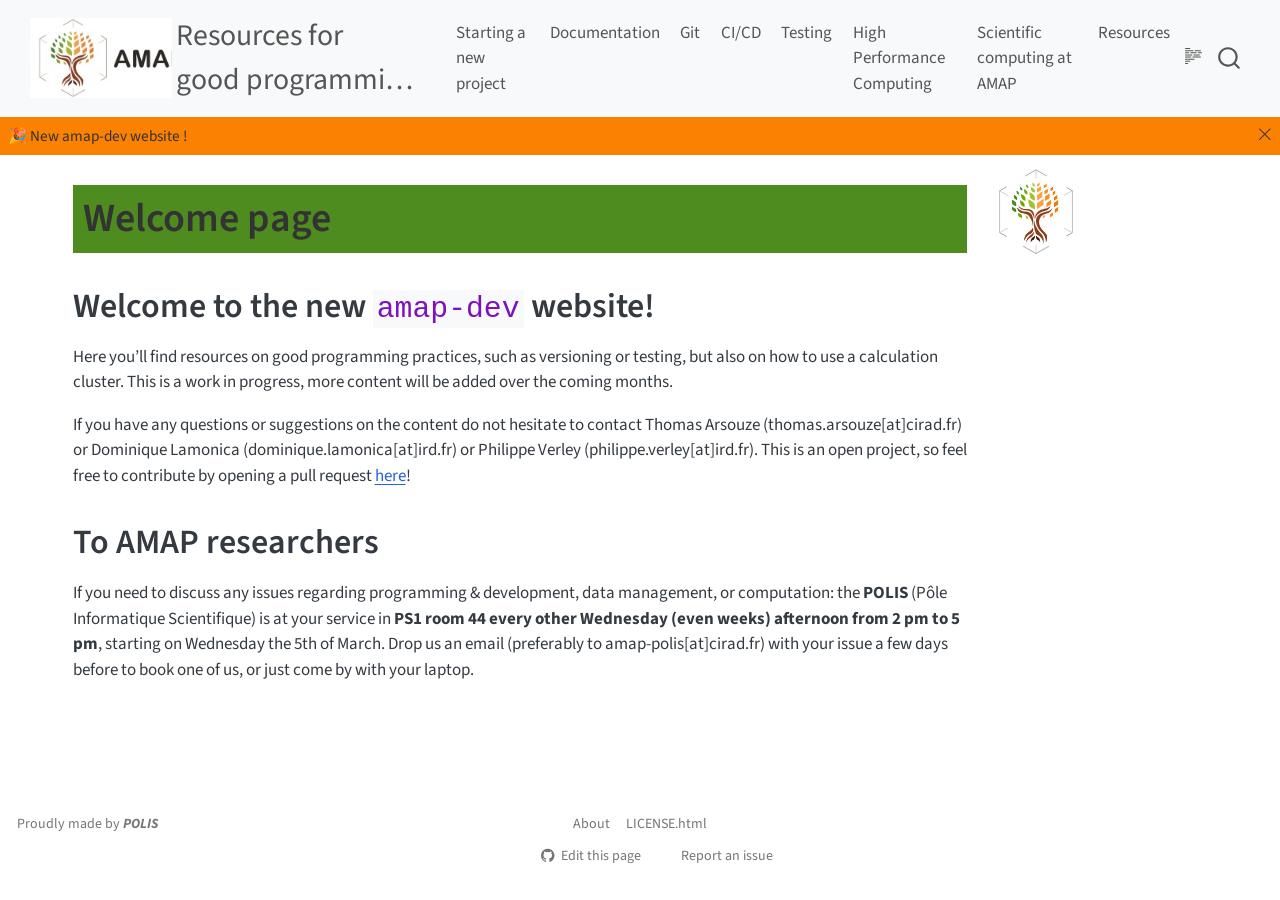
<file: index.html>
<!DOCTYPE html>
<html xmlns="http://www.w3.org/1999/xhtml" lang="en" xml:lang="en"><head>

<meta charset="utf-8">
<meta name="generator" content="quarto-1.7.31">

<meta name="viewport" content="width=device-width, initial-scale=1.0, user-scalable=yes">


<title>Welcome page – Resources for \
good programming practices</title>
<style>
code{white-space: pre-wrap;}
span.smallcaps{font-variant: small-caps;}
div.columns{display: flex; gap: min(4vw, 1.5em);}
div.column{flex: auto; overflow-x: auto;}
div.hanging-indent{margin-left: 1.5em; text-indent: -1.5em;}
ul.task-list{list-style: none;}
ul.task-list li input[type="checkbox"] {
  width: 0.8em;
  margin: 0 0.8em 0.2em -1em; /* quarto-specific, see https://github.com/quarto-dev/quarto-cli/issues/4556 */ 
  vertical-align: middle;
}
</style>


<script src="site_libs/quarto-nav/quarto-nav.js"></script>
<script src="site_libs/quarto-nav/headroom.min.js"></script>
<script src="site_libs/clipboard/clipboard.min.js"></script>
<script src="site_libs/quarto-search/autocomplete.umd.js"></script>
<script src="site_libs/quarto-search/fuse.min.js"></script>
<script src="site_libs/quarto-search/quarto-search.js"></script>
<meta name="quarto:offset" content="./">
<link href=".//figures/logo_amap3.jpg" rel="icon" type="image/jpeg">
<script src="site_libs/quarto-html/quarto.js" type="module"></script>
<script src="site_libs/quarto-html/tabsets/tabsets.js" type="module"></script>
<script src="site_libs/quarto-html/popper.min.js"></script>
<script src="site_libs/quarto-html/tippy.umd.min.js"></script>
<script src="site_libs/quarto-html/anchor.min.js"></script>
<link href="site_libs/quarto-html/tippy.css" rel="stylesheet">
<link href="site_libs/quarto-html/quarto-syntax-highlighting-e1a5c8363afafaef2c763b6775fbf3ca.css" rel="stylesheet" id="quarto-text-highlighting-styles">
<script src="site_libs/bootstrap/bootstrap.min.js"></script>
<link href="site_libs/bootstrap/bootstrap-icons.css" rel="stylesheet">
<link href="site_libs/bootstrap/bootstrap-905433ffa22618bb005779f2b23c5ce0.min.css" rel="stylesheet" append-hash="true" id="quarto-bootstrap" data-mode="light">
<script id="quarto-search-options" type="application/json">{
  "location": "navbar",
  "copy-button": false,
  "collapse-after": 3,
  "panel-placement": "end",
  "type": "overlay",
  "limit": 50,
  "keyboard-shortcut": [
    "f",
    "/",
    "s"
  ],
  "language": {
    "search-no-results-text": "No results",
    "search-matching-documents-text": "matching documents",
    "search-copy-link-title": "Copy link to search",
    "search-hide-matches-text": "Hide additional matches",
    "search-more-match-text": "more match in this document",
    "search-more-matches-text": "more matches in this document",
    "search-clear-button-title": "Clear",
    "search-text-placeholder": "",
    "search-detached-cancel-button-title": "Cancel",
    "search-submit-button-title": "Submit",
    "search-label": "Search"
  }
}</script>


<link rel="stylesheet" href="styles.css">
</head>

<body class="nav-fixed quarto-light">

<div id="quarto-search-results"></div>
  <header id="quarto-header" class="headroom fixed-top">
    <nav class="navbar navbar-expand-lg " data-bs-theme="dark">
      <div class="navbar-container container-fluid">
      <div class="navbar-brand-container mx-auto">
    <a href="./index.html" class="navbar-brand navbar-brand-logo">
    <img src="./figures/logo_amap1.jpg" alt="" class="navbar-logo">
    </a>
    <a class="navbar-brand" href="./index.html">
    <span class="navbar-title">Resources for<br>
good programming practices</span>
    </a>
  </div>
            <div id="quarto-search" class="" title="Search"></div>
          <button class="navbar-toggler" type="button" data-bs-toggle="collapse" data-bs-target="#navbarCollapse" aria-controls="navbarCollapse" role="menu" aria-expanded="false" aria-label="Toggle navigation" onclick="if (window.quartoToggleHeadroom) { window.quartoToggleHeadroom(); }">
  <span class="navbar-toggler-icon"></span>
</button>
          <div class="collapse navbar-collapse" id="navbarCollapse">
            <ul class="navbar-nav navbar-nav-scroll ms-auto">
  <li class="nav-item">
    <a class="nav-link" href="./src/starting_project.html"> 
<span class="menu-text">Starting a new project</span></a>
  </li>  
  <li class="nav-item">
    <a class="nav-link" href="./src/documentation.html"> 
<span class="menu-text">Documentation</span></a>
  </li>  
  <li class="nav-item">
    <a class="nav-link" href="./src/git.html"> 
<span class="menu-text">Git</span></a>
  </li>  
  <li class="nav-item">
    <a class="nav-link" href="./src/ci_cd.html"> 
<span class="menu-text">CI/CD</span></a>
  </li>  
  <li class="nav-item">
    <a class="nav-link" href="./src/testing.html"> 
<span class="menu-text">Testing</span></a>
  </li>  
  <li class="nav-item">
    <a class="nav-link" href="./src/hpc.html"> 
<span class="menu-text">High Performance Computing</span></a>
  </li>  
  <li class="nav-item">
    <a class="nav-link" href="./src/amap.html"> 
<span class="menu-text">Scientific computing at AMAP</span></a>
  </li>  
  <li class="nav-item">
    <a class="nav-link" href="./src/resources.html"> 
<span class="menu-text">Resources</span></a>
  </li>  
</ul>
          </div> <!-- /navcollapse -->
            <div class="quarto-navbar-tools">
  <a href="" class="quarto-reader-toggle quarto-navigation-tool px-1" onclick="window.quartoToggleReader(); return false;" title="Toggle reader mode">
  <div class="quarto-reader-toggle-btn">
  <i class="bi"></i>
  </div>
</a>
</div>
      </div> <!-- /container-fluid -->
    </nav>
  <div id="quarto-announcement" data-announcement-id="b002af54c7555f7f28fc4027c1add4d9" class="alert alert-primary hidden"><div class="quarto-announcement-content">
<p>🎉 New amap-dev website !</p>
</div><i class="bi bi-x-lg quarto-announcement-action"></i></div>
</header>
<!-- content -->
<div id="quarto-content" class="quarto-container page-columns page-rows-contents page-layout-full page-navbar">
<!-- sidebar -->
<!-- margin-sidebar -->
    <div id="quarto-margin-sidebar" class="sidebar margin-sidebar">
    <div class="quarto-margin-footer"><div class="margin-footer-item">
<p><img src="./figures/logo_amap3.jpg" class="img-fluid" style="width:40.0%"></p>
</div></div></div>
<!-- main -->
<main class="content column-page-left" id="quarto-document-content">

<header id="title-block-header" class="quarto-title-block default">
<div class="quarto-title">
<h1 class="title">Welcome page</h1>
</div>



<div class="quarto-title-meta column-page-left">

    
  
    
  </div>
  


</header>


<section id="welcome-to-the-new-amap-dev-website" class="level1">
<h1>Welcome to the new <code>amap-dev</code> website!</h1>
<p>Here you’ll find resources on good programming practices, such as versioning or testing, but also on how to use a calculation cluster. This is a work in progress, more content will be added over the coming months.</p>
<p>If you have any questions or suggestions on the content do not hesitate to contact Thomas Arsouze (thomas.arsouze[at]cirad.fr) or Dominique Lamonica (dominique.lamonica[at]ird.fr) or Philippe Verley (philippe.verley[at]ird.fr). This is an open project, so feel free to contribute by opening a pull request <a href="https://github.com/umr-amap/amap-dev-website/pulls">here</a>!</p>
</section>
<section id="to-amap-researchers" class="level1">
<h1>To AMAP researchers</h1>
<p>If you need to discuss any issues regarding programming &amp; development, data management, or computation: the <strong>POLIS</strong> (Pôle Informatique Scientifique) is at your service in <strong>PS1 room 44 every other Wednesday (even weeks) afternoon from 2 pm to 5 pm</strong>, starting on Wednesday the 5th of March. Drop us an email (preferably to amap-polis[at]cirad.fr) with your issue a few days before to book one of us, or just come by with your laptop.</p>


</section>

<a onclick="window.scrollTo(0, 0); return false;" role="button" id="quarto-back-to-top"><i class="bi bi-arrow-up"></i> Back to top</a></main> <!-- /main -->
<script id="quarto-html-after-body" type="application/javascript">
  window.document.addEventListener("DOMContentLoaded", function (event) {
    const icon = "";
    const anchorJS = new window.AnchorJS();
    anchorJS.options = {
      placement: 'right',
      icon: icon
    };
    anchorJS.add('.anchored');
    const isCodeAnnotation = (el) => {
      for (const clz of el.classList) {
        if (clz.startsWith('code-annotation-')) {                     
          return true;
        }
      }
      return false;
    }
    const onCopySuccess = function(e) {
      // button target
      const button = e.trigger;
      // don't keep focus
      button.blur();
      // flash "checked"
      button.classList.add('code-copy-button-checked');
      var currentTitle = button.getAttribute("title");
      button.setAttribute("title", "Copied!");
      let tooltip;
      if (window.bootstrap) {
        button.setAttribute("data-bs-toggle", "tooltip");
        button.setAttribute("data-bs-placement", "left");
        button.setAttribute("data-bs-title", "Copied!");
        tooltip = new bootstrap.Tooltip(button, 
          { trigger: "manual", 
            customClass: "code-copy-button-tooltip",
            offset: [0, -8]});
        tooltip.show();    
      }
      setTimeout(function() {
        if (tooltip) {
          tooltip.hide();
          button.removeAttribute("data-bs-title");
          button.removeAttribute("data-bs-toggle");
          button.removeAttribute("data-bs-placement");
        }
        button.setAttribute("title", currentTitle);
        button.classList.remove('code-copy-button-checked');
      }, 1000);
      // clear code selection
      e.clearSelection();
    }
    const getTextToCopy = function(trigger) {
        const codeEl = trigger.previousElementSibling.cloneNode(true);
        for (const childEl of codeEl.children) {
          if (isCodeAnnotation(childEl)) {
            childEl.remove();
          }
        }
        return codeEl.innerText;
    }
    const clipboard = new window.ClipboardJS('.code-copy-button:not([data-in-quarto-modal])', {
      text: getTextToCopy
    });
    clipboard.on('success', onCopySuccess);
    if (window.document.getElementById('quarto-embedded-source-code-modal')) {
      const clipboardModal = new window.ClipboardJS('.code-copy-button[data-in-quarto-modal]', {
        text: getTextToCopy,
        container: window.document.getElementById('quarto-embedded-source-code-modal')
      });
      clipboardModal.on('success', onCopySuccess);
    }
      var localhostRegex = new RegExp(/^(?:http|https):\/\/localhost\:?[0-9]*\//);
      var mailtoRegex = new RegExp(/^mailto:/);
        var filterRegex = new RegExp("https:\/\/umr-amap\.github\.io\/amap-dev-website\/");
      var isInternal = (href) => {
          return filterRegex.test(href) || localhostRegex.test(href) || mailtoRegex.test(href);
      }
      // Inspect non-navigation links and adorn them if external
     var links = window.document.querySelectorAll('a[href]:not(.nav-link):not(.navbar-brand):not(.toc-action):not(.sidebar-link):not(.sidebar-item-toggle):not(.pagination-link):not(.no-external):not([aria-hidden]):not(.dropdown-item):not(.quarto-navigation-tool):not(.about-link)');
      for (var i=0; i<links.length; i++) {
        const link = links[i];
        if (!isInternal(link.href)) {
          // undo the damage that might have been done by quarto-nav.js in the case of
          // links that we want to consider external
          if (link.dataset.originalHref !== undefined) {
            link.href = link.dataset.originalHref;
          }
        }
      }
    function tippyHover(el, contentFn, onTriggerFn, onUntriggerFn) {
      const config = {
        allowHTML: true,
        maxWidth: 500,
        delay: 100,
        arrow: false,
        appendTo: function(el) {
            return el.parentElement;
        },
        interactive: true,
        interactiveBorder: 10,
        theme: 'quarto',
        placement: 'bottom-start',
      };
      if (contentFn) {
        config.content = contentFn;
      }
      if (onTriggerFn) {
        config.onTrigger = onTriggerFn;
      }
      if (onUntriggerFn) {
        config.onUntrigger = onUntriggerFn;
      }
      window.tippy(el, config); 
    }
    const noterefs = window.document.querySelectorAll('a[role="doc-noteref"]');
    for (var i=0; i<noterefs.length; i++) {
      const ref = noterefs[i];
      tippyHover(ref, function() {
        // use id or data attribute instead here
        let href = ref.getAttribute('data-footnote-href') || ref.getAttribute('href');
        try { href = new URL(href).hash; } catch {}
        const id = href.replace(/^#\/?/, "");
        const note = window.document.getElementById(id);
        if (note) {
          return note.innerHTML;
        } else {
          return "";
        }
      });
    }
    const xrefs = window.document.querySelectorAll('a.quarto-xref');
    const processXRef = (id, note) => {
      // Strip column container classes
      const stripColumnClz = (el) => {
        el.classList.remove("page-full", "page-columns");
        if (el.children) {
          for (const child of el.children) {
            stripColumnClz(child);
          }
        }
      }
      stripColumnClz(note)
      if (id === null || id.startsWith('sec-')) {
        // Special case sections, only their first couple elements
        const container = document.createElement("div");
        if (note.children && note.children.length > 2) {
          container.appendChild(note.children[0].cloneNode(true));
          for (let i = 1; i < note.children.length; i++) {
            const child = note.children[i];
            if (child.tagName === "P" && child.innerText === "") {
              continue;
            } else {
              container.appendChild(child.cloneNode(true));
              break;
            }
          }
          if (window.Quarto?.typesetMath) {
            window.Quarto.typesetMath(container);
          }
          return container.innerHTML
        } else {
          if (window.Quarto?.typesetMath) {
            window.Quarto.typesetMath(note);
          }
          return note.innerHTML;
        }
      } else {
        // Remove any anchor links if they are present
        const anchorLink = note.querySelector('a.anchorjs-link');
        if (anchorLink) {
          anchorLink.remove();
        }
        if (window.Quarto?.typesetMath) {
          window.Quarto.typesetMath(note);
        }
        if (note.classList.contains("callout")) {
          return note.outerHTML;
        } else {
          return note.innerHTML;
        }
      }
    }
    for (var i=0; i<xrefs.length; i++) {
      const xref = xrefs[i];
      tippyHover(xref, undefined, function(instance) {
        instance.disable();
        let url = xref.getAttribute('href');
        let hash = undefined; 
        if (url.startsWith('#')) {
          hash = url;
        } else {
          try { hash = new URL(url).hash; } catch {}
        }
        if (hash) {
          const id = hash.replace(/^#\/?/, "");
          const note = window.document.getElementById(id);
          if (note !== null) {
            try {
              const html = processXRef(id, note.cloneNode(true));
              instance.setContent(html);
            } finally {
              instance.enable();
              instance.show();
            }
          } else {
            // See if we can fetch this
            fetch(url.split('#')[0])
            .then(res => res.text())
            .then(html => {
              const parser = new DOMParser();
              const htmlDoc = parser.parseFromString(html, "text/html");
              const note = htmlDoc.getElementById(id);
              if (note !== null) {
                const html = processXRef(id, note);
                instance.setContent(html);
              } 
            }).finally(() => {
              instance.enable();
              instance.show();
            });
          }
        } else {
          // See if we can fetch a full url (with no hash to target)
          // This is a special case and we should probably do some content thinning / targeting
          fetch(url)
          .then(res => res.text())
          .then(html => {
            const parser = new DOMParser();
            const htmlDoc = parser.parseFromString(html, "text/html");
            const note = htmlDoc.querySelector('main.content');
            if (note !== null) {
              // This should only happen for chapter cross references
              // (since there is no id in the URL)
              // remove the first header
              if (note.children.length > 0 && note.children[0].tagName === "HEADER") {
                note.children[0].remove();
              }
              const html = processXRef(null, note);
              instance.setContent(html);
            } 
          }).finally(() => {
            instance.enable();
            instance.show();
          });
        }
      }, function(instance) {
      });
    }
        let selectedAnnoteEl;
        const selectorForAnnotation = ( cell, annotation) => {
          let cellAttr = 'data-code-cell="' + cell + '"';
          let lineAttr = 'data-code-annotation="' +  annotation + '"';
          const selector = 'span[' + cellAttr + '][' + lineAttr + ']';
          return selector;
        }
        const selectCodeLines = (annoteEl) => {
          const doc = window.document;
          const targetCell = annoteEl.getAttribute("data-target-cell");
          const targetAnnotation = annoteEl.getAttribute("data-target-annotation");
          const annoteSpan = window.document.querySelector(selectorForAnnotation(targetCell, targetAnnotation));
          const lines = annoteSpan.getAttribute("data-code-lines").split(",");
          const lineIds = lines.map((line) => {
            return targetCell + "-" + line;
          })
          let top = null;
          let height = null;
          let parent = null;
          if (lineIds.length > 0) {
              //compute the position of the single el (top and bottom and make a div)
              const el = window.document.getElementById(lineIds[0]);
              top = el.offsetTop;
              height = el.offsetHeight;
              parent = el.parentElement.parentElement;
            if (lineIds.length > 1) {
              const lastEl = window.document.getElementById(lineIds[lineIds.length - 1]);
              const bottom = lastEl.offsetTop + lastEl.offsetHeight;
              height = bottom - top;
            }
            if (top !== null && height !== null && parent !== null) {
              // cook up a div (if necessary) and position it 
              let div = window.document.getElementById("code-annotation-line-highlight");
              if (div === null) {
                div = window.document.createElement("div");
                div.setAttribute("id", "code-annotation-line-highlight");
                div.style.position = 'absolute';
                parent.appendChild(div);
              }
              div.style.top = top - 2 + "px";
              div.style.height = height + 4 + "px";
              div.style.left = 0;
              let gutterDiv = window.document.getElementById("code-annotation-line-highlight-gutter");
              if (gutterDiv === null) {
                gutterDiv = window.document.createElement("div");
                gutterDiv.setAttribute("id", "code-annotation-line-highlight-gutter");
                gutterDiv.style.position = 'absolute';
                const codeCell = window.document.getElementById(targetCell);
                const gutter = codeCell.querySelector('.code-annotation-gutter');
                gutter.appendChild(gutterDiv);
              }
              gutterDiv.style.top = top - 2 + "px";
              gutterDiv.style.height = height + 4 + "px";
            }
            selectedAnnoteEl = annoteEl;
          }
        };
        const unselectCodeLines = () => {
          const elementsIds = ["code-annotation-line-highlight", "code-annotation-line-highlight-gutter"];
          elementsIds.forEach((elId) => {
            const div = window.document.getElementById(elId);
            if (div) {
              div.remove();
            }
          });
          selectedAnnoteEl = undefined;
        };
          // Handle positioning of the toggle
      window.addEventListener(
        "resize",
        throttle(() => {
          elRect = undefined;
          if (selectedAnnoteEl) {
            selectCodeLines(selectedAnnoteEl);
          }
        }, 10)
      );
      function throttle(fn, ms) {
      let throttle = false;
      let timer;
        return (...args) => {
          if(!throttle) { // first call gets through
              fn.apply(this, args);
              throttle = true;
          } else { // all the others get throttled
              if(timer) clearTimeout(timer); // cancel #2
              timer = setTimeout(() => {
                fn.apply(this, args);
                timer = throttle = false;
              }, ms);
          }
        };
      }
        // Attach click handler to the DT
        const annoteDls = window.document.querySelectorAll('dt[data-target-cell]');
        for (const annoteDlNode of annoteDls) {
          annoteDlNode.addEventListener('click', (event) => {
            const clickedEl = event.target;
            if (clickedEl !== selectedAnnoteEl) {
              unselectCodeLines();
              const activeEl = window.document.querySelector('dt[data-target-cell].code-annotation-active');
              if (activeEl) {
                activeEl.classList.remove('code-annotation-active');
              }
              selectCodeLines(clickedEl);
              clickedEl.classList.add('code-annotation-active');
            } else {
              // Unselect the line
              unselectCodeLines();
              clickedEl.classList.remove('code-annotation-active');
            }
          });
        }
    const findCites = (el) => {
      const parentEl = el.parentElement;
      if (parentEl) {
        const cites = parentEl.dataset.cites;
        if (cites) {
          return {
            el,
            cites: cites.split(' ')
          };
        } else {
          return findCites(el.parentElement)
        }
      } else {
        return undefined;
      }
    };
    var bibliorefs = window.document.querySelectorAll('a[role="doc-biblioref"]');
    for (var i=0; i<bibliorefs.length; i++) {
      const ref = bibliorefs[i];
      const citeInfo = findCites(ref);
      if (citeInfo) {
        tippyHover(citeInfo.el, function() {
          var popup = window.document.createElement('div');
          citeInfo.cites.forEach(function(cite) {
            var citeDiv = window.document.createElement('div');
            citeDiv.classList.add('hanging-indent');
            citeDiv.classList.add('csl-entry');
            var biblioDiv = window.document.getElementById('ref-' + cite);
            if (biblioDiv) {
              citeDiv.innerHTML = biblioDiv.innerHTML;
            }
            popup.appendChild(citeDiv);
          });
          return popup.innerHTML;
        });
      }
    }
  });
  </script>
</div> <!-- /content -->
<footer class="footer">
  <div class="nav-footer">
    <div class="nav-footer-left">
<p>Proudly made by <strong><em>POLIS</em></strong></p>
</div>   
    <div class="nav-footer-center">
      <ul class="footer-items list-unstyled">
    <li class="nav-item">
    <a class="nav-link" href="./src/about.html">
<p>About</p>
</a>
  </li>  
    <li class="nav-item">
    <a class="nav-link" href="./LICENSE.html">
<p>LICENSE.html</p>
</a>
  </li>  
</ul>
    <div class="toc-actions"><ul><li><a href="https://github.com/umr-amap/amap-dev-website/edit/main/index.qmd" class="toc-action"><i class="bi bi-github"></i>Edit this page</a></li><li><a href="https://github.com/umr-amap/amap-dev-website/issues" class="toc-action"><i class="bi empty"></i>Report an issue</a></li></ul></div></div>
    <div class="nav-footer-right">
      &nbsp;
    </div>
  </div>
</footer>




</body></html>
</file>
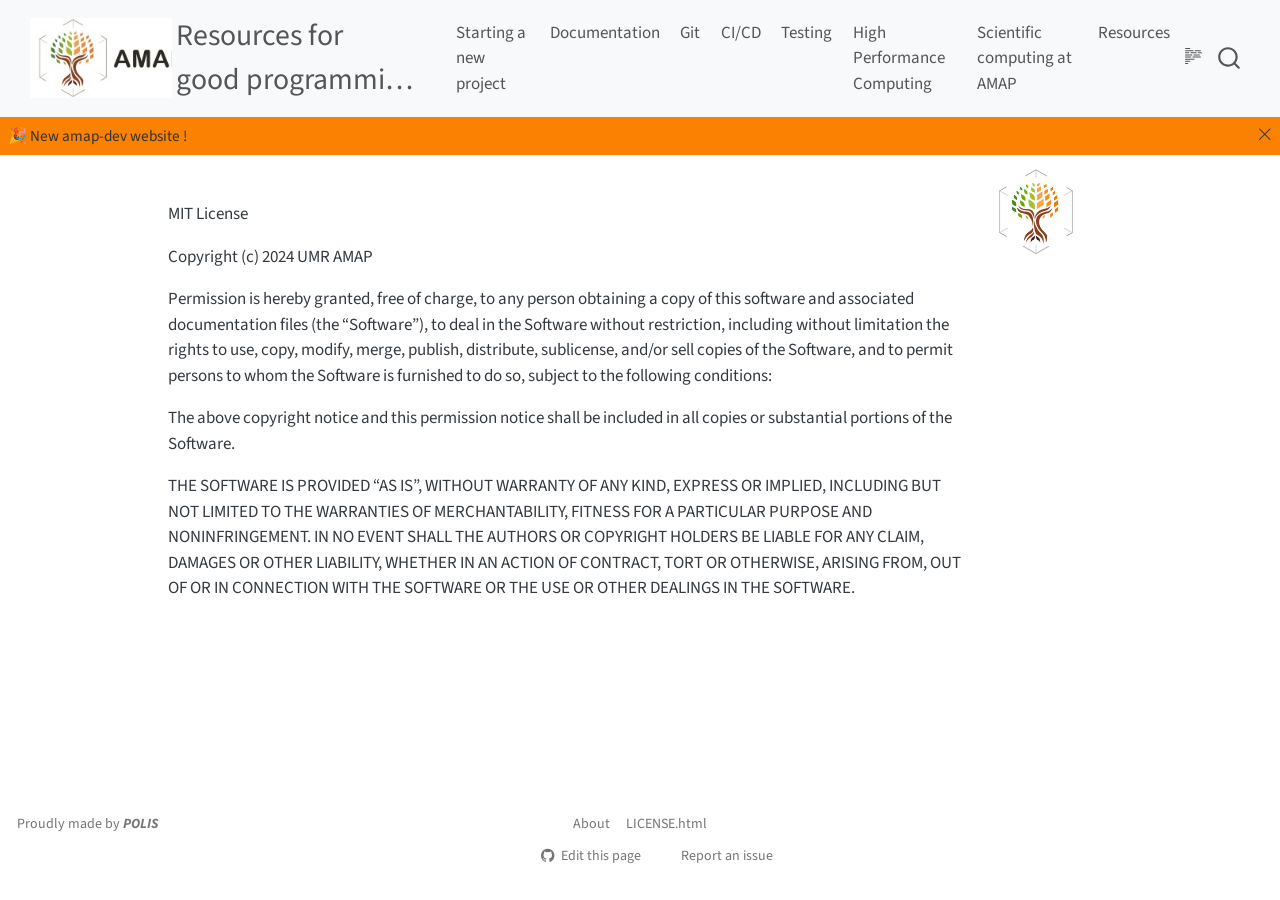
<file: LICENSE.html>
<!DOCTYPE html>
<html xmlns="http://www.w3.org/1999/xhtml" lang="en" xml:lang="en"><head>

<meta charset="utf-8">
<meta name="generator" content="quarto-1.7.31">

<meta name="viewport" content="width=device-width, initial-scale=1.0, user-scalable=yes">


<title>license – Resources for \
good programming practices</title>
<style>
code{white-space: pre-wrap;}
span.smallcaps{font-variant: small-caps;}
div.columns{display: flex; gap: min(4vw, 1.5em);}
div.column{flex: auto; overflow-x: auto;}
div.hanging-indent{margin-left: 1.5em; text-indent: -1.5em;}
ul.task-list{list-style: none;}
ul.task-list li input[type="checkbox"] {
  width: 0.8em;
  margin: 0 0.8em 0.2em -1em; /* quarto-specific, see https://github.com/quarto-dev/quarto-cli/issues/4556 */ 
  vertical-align: middle;
}
</style>


<script src="site_libs/quarto-nav/quarto-nav.js"></script>
<script src="site_libs/quarto-nav/headroom.min.js"></script>
<script src="site_libs/clipboard/clipboard.min.js"></script>
<script src="site_libs/quarto-search/autocomplete.umd.js"></script>
<script src="site_libs/quarto-search/fuse.min.js"></script>
<script src="site_libs/quarto-search/quarto-search.js"></script>
<meta name="quarto:offset" content="./">
<link href=".//figures/logo_amap3.jpg" rel="icon" type="image/jpeg">
<script src="site_libs/quarto-html/quarto.js" type="module"></script>
<script src="site_libs/quarto-html/tabsets/tabsets.js" type="module"></script>
<script src="site_libs/quarto-html/popper.min.js"></script>
<script src="site_libs/quarto-html/tippy.umd.min.js"></script>
<script src="site_libs/quarto-html/anchor.min.js"></script>
<link href="site_libs/quarto-html/tippy.css" rel="stylesheet">
<link href="site_libs/quarto-html/quarto-syntax-highlighting-e1a5c8363afafaef2c763b6775fbf3ca.css" rel="stylesheet" id="quarto-text-highlighting-styles">
<script src="site_libs/bootstrap/bootstrap.min.js"></script>
<link href="site_libs/bootstrap/bootstrap-icons.css" rel="stylesheet">
<link href="site_libs/bootstrap/bootstrap-905433ffa22618bb005779f2b23c5ce0.min.css" rel="stylesheet" append-hash="true" id="quarto-bootstrap" data-mode="light">
<script id="quarto-search-options" type="application/json">{
  "location": "navbar",
  "copy-button": false,
  "collapse-after": 3,
  "panel-placement": "end",
  "type": "overlay",
  "limit": 50,
  "keyboard-shortcut": [
    "f",
    "/",
    "s"
  ],
  "language": {
    "search-no-results-text": "No results",
    "search-matching-documents-text": "matching documents",
    "search-copy-link-title": "Copy link to search",
    "search-hide-matches-text": "Hide additional matches",
    "search-more-match-text": "more match in this document",
    "search-more-matches-text": "more matches in this document",
    "search-clear-button-title": "Clear",
    "search-text-placeholder": "",
    "search-detached-cancel-button-title": "Cancel",
    "search-submit-button-title": "Submit",
    "search-label": "Search"
  }
}</script>


<link rel="stylesheet" href="styles.css">
</head>

<body class="nav-fixed quarto-light">

<div id="quarto-search-results"></div>
  <header id="quarto-header" class="headroom fixed-top">
    <nav class="navbar navbar-expand-lg " data-bs-theme="dark">
      <div class="navbar-container container-fluid">
      <div class="navbar-brand-container mx-auto">
    <a href="./index.html" class="navbar-brand navbar-brand-logo">
    <img src="./figures/logo_amap1.jpg" alt="" class="navbar-logo">
    </a>
    <a class="navbar-brand" href="./index.html">
    <span class="navbar-title">Resources for<br>
good programming practices</span>
    </a>
  </div>
            <div id="quarto-search" class="" title="Search"></div>
          <button class="navbar-toggler" type="button" data-bs-toggle="collapse" data-bs-target="#navbarCollapse" aria-controls="navbarCollapse" role="menu" aria-expanded="false" aria-label="Toggle navigation" onclick="if (window.quartoToggleHeadroom) { window.quartoToggleHeadroom(); }">
  <span class="navbar-toggler-icon"></span>
</button>
          <div class="collapse navbar-collapse" id="navbarCollapse">
            <ul class="navbar-nav navbar-nav-scroll ms-auto">
  <li class="nav-item">
    <a class="nav-link" href="./src/starting_project.html"> 
<span class="menu-text">Starting a new project</span></a>
  </li>  
  <li class="nav-item">
    <a class="nav-link" href="./src/documentation.html"> 
<span class="menu-text">Documentation</span></a>
  </li>  
  <li class="nav-item">
    <a class="nav-link" href="./src/git.html"> 
<span class="menu-text">Git</span></a>
  </li>  
  <li class="nav-item">
    <a class="nav-link" href="./src/ci_cd.html"> 
<span class="menu-text">CI/CD</span></a>
  </li>  
  <li class="nav-item">
    <a class="nav-link" href="./src/testing.html"> 
<span class="menu-text">Testing</span></a>
  </li>  
  <li class="nav-item">
    <a class="nav-link" href="./src/hpc.html"> 
<span class="menu-text">High Performance Computing</span></a>
  </li>  
  <li class="nav-item">
    <a class="nav-link" href="./src/amap.html"> 
<span class="menu-text">Scientific computing at AMAP</span></a>
  </li>  
  <li class="nav-item">
    <a class="nav-link" href="./src/resources.html"> 
<span class="menu-text">Resources</span></a>
  </li>  
</ul>
          </div> <!-- /navcollapse -->
            <div class="quarto-navbar-tools">
  <a href="" class="quarto-reader-toggle quarto-navigation-tool px-1" onclick="window.quartoToggleReader(); return false;" title="Toggle reader mode">
  <div class="quarto-reader-toggle-btn">
  <i class="bi"></i>
  </div>
</a>
</div>
      </div> <!-- /container-fluid -->
    </nav>
  <div id="quarto-announcement" data-announcement-id="b002af54c7555f7f28fc4027c1add4d9" class="alert alert-primary hidden"><div class="quarto-announcement-content">
<p>🎉 New amap-dev website !</p>
</div><i class="bi bi-x-lg quarto-announcement-action"></i></div>
</header>
<!-- content -->
<div id="quarto-content" class="quarto-container page-columns page-rows-contents page-layout-article page-navbar">
<!-- sidebar -->
<!-- margin-sidebar -->
    <div id="quarto-margin-sidebar" class="sidebar margin-sidebar">
        
    <div class="quarto-margin-footer"><div class="margin-footer-item">
<p><img src="./figures/logo_amap3.jpg" class="img-fluid" style="width:40.0%"></p>
</div></div></div>
<!-- main -->
<main class="content" id="quarto-document-content"><header id="title-block-header" class="quarto-title-block"></header>




<p>MIT License</p>
<p>Copyright (c) 2024 UMR AMAP</p>
<p>Permission is hereby granted, free of charge, to any person obtaining a copy of this software and associated documentation files (the “Software”), to deal in the Software without restriction, including without limitation the rights to use, copy, modify, merge, publish, distribute, sublicense, and/or sell copies of the Software, and to permit persons to whom the Software is furnished to do so, subject to the following conditions:</p>
<p>The above copyright notice and this permission notice shall be included in all copies or substantial portions of the Software.</p>
<p>THE SOFTWARE IS PROVIDED “AS IS”, WITHOUT WARRANTY OF ANY KIND, EXPRESS OR IMPLIED, INCLUDING BUT NOT LIMITED TO THE WARRANTIES OF MERCHANTABILITY, FITNESS FOR A PARTICULAR PURPOSE AND NONINFRINGEMENT. IN NO EVENT SHALL THE AUTHORS OR COPYRIGHT HOLDERS BE LIABLE FOR ANY CLAIM, DAMAGES OR OTHER LIABILITY, WHETHER IN AN ACTION OF CONTRACT, TORT OR OTHERWISE, ARISING FROM, OUT OF OR IN CONNECTION WITH THE SOFTWARE OR THE USE OR OTHER DEALINGS IN THE SOFTWARE.</p>



<a onclick="window.scrollTo(0, 0); return false;" role="button" id="quarto-back-to-top"><i class="bi bi-arrow-up"></i> Back to top</a></main> <!-- /main -->
<script id="quarto-html-after-body" type="application/javascript">
  window.document.addEventListener("DOMContentLoaded", function (event) {
    const icon = "";
    const anchorJS = new window.AnchorJS();
    anchorJS.options = {
      placement: 'right',
      icon: icon
    };
    anchorJS.add('.anchored');
    const isCodeAnnotation = (el) => {
      for (const clz of el.classList) {
        if (clz.startsWith('code-annotation-')) {                     
          return true;
        }
      }
      return false;
    }
    const onCopySuccess = function(e) {
      // button target
      const button = e.trigger;
      // don't keep focus
      button.blur();
      // flash "checked"
      button.classList.add('code-copy-button-checked');
      var currentTitle = button.getAttribute("title");
      button.setAttribute("title", "Copied!");
      let tooltip;
      if (window.bootstrap) {
        button.setAttribute("data-bs-toggle", "tooltip");
        button.setAttribute("data-bs-placement", "left");
        button.setAttribute("data-bs-title", "Copied!");
        tooltip = new bootstrap.Tooltip(button, 
          { trigger: "manual", 
            customClass: "code-copy-button-tooltip",
            offset: [0, -8]});
        tooltip.show();    
      }
      setTimeout(function() {
        if (tooltip) {
          tooltip.hide();
          button.removeAttribute("data-bs-title");
          button.removeAttribute("data-bs-toggle");
          button.removeAttribute("data-bs-placement");
        }
        button.setAttribute("title", currentTitle);
        button.classList.remove('code-copy-button-checked');
      }, 1000);
      // clear code selection
      e.clearSelection();
    }
    const getTextToCopy = function(trigger) {
        const codeEl = trigger.previousElementSibling.cloneNode(true);
        for (const childEl of codeEl.children) {
          if (isCodeAnnotation(childEl)) {
            childEl.remove();
          }
        }
        return codeEl.innerText;
    }
    const clipboard = new window.ClipboardJS('.code-copy-button:not([data-in-quarto-modal])', {
      text: getTextToCopy
    });
    clipboard.on('success', onCopySuccess);
    if (window.document.getElementById('quarto-embedded-source-code-modal')) {
      const clipboardModal = new window.ClipboardJS('.code-copy-button[data-in-quarto-modal]', {
        text: getTextToCopy,
        container: window.document.getElementById('quarto-embedded-source-code-modal')
      });
      clipboardModal.on('success', onCopySuccess);
    }
      var localhostRegex = new RegExp(/^(?:http|https):\/\/localhost\:?[0-9]*\//);
      var mailtoRegex = new RegExp(/^mailto:/);
        var filterRegex = new RegExp("https:\/\/umr-amap\.github\.io\/amap-dev-website\/");
      var isInternal = (href) => {
          return filterRegex.test(href) || localhostRegex.test(href) || mailtoRegex.test(href);
      }
      // Inspect non-navigation links and adorn them if external
     var links = window.document.querySelectorAll('a[href]:not(.nav-link):not(.navbar-brand):not(.toc-action):not(.sidebar-link):not(.sidebar-item-toggle):not(.pagination-link):not(.no-external):not([aria-hidden]):not(.dropdown-item):not(.quarto-navigation-tool):not(.about-link)');
      for (var i=0; i<links.length; i++) {
        const link = links[i];
        if (!isInternal(link.href)) {
          // undo the damage that might have been done by quarto-nav.js in the case of
          // links that we want to consider external
          if (link.dataset.originalHref !== undefined) {
            link.href = link.dataset.originalHref;
          }
        }
      }
    function tippyHover(el, contentFn, onTriggerFn, onUntriggerFn) {
      const config = {
        allowHTML: true,
        maxWidth: 500,
        delay: 100,
        arrow: false,
        appendTo: function(el) {
            return el.parentElement;
        },
        interactive: true,
        interactiveBorder: 10,
        theme: 'quarto',
        placement: 'bottom-start',
      };
      if (contentFn) {
        config.content = contentFn;
      }
      if (onTriggerFn) {
        config.onTrigger = onTriggerFn;
      }
      if (onUntriggerFn) {
        config.onUntrigger = onUntriggerFn;
      }
      window.tippy(el, config); 
    }
    const noterefs = window.document.querySelectorAll('a[role="doc-noteref"]');
    for (var i=0; i<noterefs.length; i++) {
      const ref = noterefs[i];
      tippyHover(ref, function() {
        // use id or data attribute instead here
        let href = ref.getAttribute('data-footnote-href') || ref.getAttribute('href');
        try { href = new URL(href).hash; } catch {}
        const id = href.replace(/^#\/?/, "");
        const note = window.document.getElementById(id);
        if (note) {
          return note.innerHTML;
        } else {
          return "";
        }
      });
    }
    const xrefs = window.document.querySelectorAll('a.quarto-xref');
    const processXRef = (id, note) => {
      // Strip column container classes
      const stripColumnClz = (el) => {
        el.classList.remove("page-full", "page-columns");
        if (el.children) {
          for (const child of el.children) {
            stripColumnClz(child);
          }
        }
      }
      stripColumnClz(note)
      if (id === null || id.startsWith('sec-')) {
        // Special case sections, only their first couple elements
        const container = document.createElement("div");
        if (note.children && note.children.length > 2) {
          container.appendChild(note.children[0].cloneNode(true));
          for (let i = 1; i < note.children.length; i++) {
            const child = note.children[i];
            if (child.tagName === "P" && child.innerText === "") {
              continue;
            } else {
              container.appendChild(child.cloneNode(true));
              break;
            }
          }
          if (window.Quarto?.typesetMath) {
            window.Quarto.typesetMath(container);
          }
          return container.innerHTML
        } else {
          if (window.Quarto?.typesetMath) {
            window.Quarto.typesetMath(note);
          }
          return note.innerHTML;
        }
      } else {
        // Remove any anchor links if they are present
        const anchorLink = note.querySelector('a.anchorjs-link');
        if (anchorLink) {
          anchorLink.remove();
        }
        if (window.Quarto?.typesetMath) {
          window.Quarto.typesetMath(note);
        }
        if (note.classList.contains("callout")) {
          return note.outerHTML;
        } else {
          return note.innerHTML;
        }
      }
    }
    for (var i=0; i<xrefs.length; i++) {
      const xref = xrefs[i];
      tippyHover(xref, undefined, function(instance) {
        instance.disable();
        let url = xref.getAttribute('href');
        let hash = undefined; 
        if (url.startsWith('#')) {
          hash = url;
        } else {
          try { hash = new URL(url).hash; } catch {}
        }
        if (hash) {
          const id = hash.replace(/^#\/?/, "");
          const note = window.document.getElementById(id);
          if (note !== null) {
            try {
              const html = processXRef(id, note.cloneNode(true));
              instance.setContent(html);
            } finally {
              instance.enable();
              instance.show();
            }
          } else {
            // See if we can fetch this
            fetch(url.split('#')[0])
            .then(res => res.text())
            .then(html => {
              const parser = new DOMParser();
              const htmlDoc = parser.parseFromString(html, "text/html");
              const note = htmlDoc.getElementById(id);
              if (note !== null) {
                const html = processXRef(id, note);
                instance.setContent(html);
              } 
            }).finally(() => {
              instance.enable();
              instance.show();
            });
          }
        } else {
          // See if we can fetch a full url (with no hash to target)
          // This is a special case and we should probably do some content thinning / targeting
          fetch(url)
          .then(res => res.text())
          .then(html => {
            const parser = new DOMParser();
            const htmlDoc = parser.parseFromString(html, "text/html");
            const note = htmlDoc.querySelector('main.content');
            if (note !== null) {
              // This should only happen for chapter cross references
              // (since there is no id in the URL)
              // remove the first header
              if (note.children.length > 0 && note.children[0].tagName === "HEADER") {
                note.children[0].remove();
              }
              const html = processXRef(null, note);
              instance.setContent(html);
            } 
          }).finally(() => {
            instance.enable();
            instance.show();
          });
        }
      }, function(instance) {
      });
    }
        let selectedAnnoteEl;
        const selectorForAnnotation = ( cell, annotation) => {
          let cellAttr = 'data-code-cell="' + cell + '"';
          let lineAttr = 'data-code-annotation="' +  annotation + '"';
          const selector = 'span[' + cellAttr + '][' + lineAttr + ']';
          return selector;
        }
        const selectCodeLines = (annoteEl) => {
          const doc = window.document;
          const targetCell = annoteEl.getAttribute("data-target-cell");
          const targetAnnotation = annoteEl.getAttribute("data-target-annotation");
          const annoteSpan = window.document.querySelector(selectorForAnnotation(targetCell, targetAnnotation));
          const lines = annoteSpan.getAttribute("data-code-lines").split(",");
          const lineIds = lines.map((line) => {
            return targetCell + "-" + line;
          })
          let top = null;
          let height = null;
          let parent = null;
          if (lineIds.length > 0) {
              //compute the position of the single el (top and bottom and make a div)
              const el = window.document.getElementById(lineIds[0]);
              top = el.offsetTop;
              height = el.offsetHeight;
              parent = el.parentElement.parentElement;
            if (lineIds.length > 1) {
              const lastEl = window.document.getElementById(lineIds[lineIds.length - 1]);
              const bottom = lastEl.offsetTop + lastEl.offsetHeight;
              height = bottom - top;
            }
            if (top !== null && height !== null && parent !== null) {
              // cook up a div (if necessary) and position it 
              let div = window.document.getElementById("code-annotation-line-highlight");
              if (div === null) {
                div = window.document.createElement("div");
                div.setAttribute("id", "code-annotation-line-highlight");
                div.style.position = 'absolute';
                parent.appendChild(div);
              }
              div.style.top = top - 2 + "px";
              div.style.height = height + 4 + "px";
              div.style.left = 0;
              let gutterDiv = window.document.getElementById("code-annotation-line-highlight-gutter");
              if (gutterDiv === null) {
                gutterDiv = window.document.createElement("div");
                gutterDiv.setAttribute("id", "code-annotation-line-highlight-gutter");
                gutterDiv.style.position = 'absolute';
                const codeCell = window.document.getElementById(targetCell);
                const gutter = codeCell.querySelector('.code-annotation-gutter');
                gutter.appendChild(gutterDiv);
              }
              gutterDiv.style.top = top - 2 + "px";
              gutterDiv.style.height = height + 4 + "px";
            }
            selectedAnnoteEl = annoteEl;
          }
        };
        const unselectCodeLines = () => {
          const elementsIds = ["code-annotation-line-highlight", "code-annotation-line-highlight-gutter"];
          elementsIds.forEach((elId) => {
            const div = window.document.getElementById(elId);
            if (div) {
              div.remove();
            }
          });
          selectedAnnoteEl = undefined;
        };
          // Handle positioning of the toggle
      window.addEventListener(
        "resize",
        throttle(() => {
          elRect = undefined;
          if (selectedAnnoteEl) {
            selectCodeLines(selectedAnnoteEl);
          }
        }, 10)
      );
      function throttle(fn, ms) {
      let throttle = false;
      let timer;
        return (...args) => {
          if(!throttle) { // first call gets through
              fn.apply(this, args);
              throttle = true;
          } else { // all the others get throttled
              if(timer) clearTimeout(timer); // cancel #2
              timer = setTimeout(() => {
                fn.apply(this, args);
                timer = throttle = false;
              }, ms);
          }
        };
      }
        // Attach click handler to the DT
        const annoteDls = window.document.querySelectorAll('dt[data-target-cell]');
        for (const annoteDlNode of annoteDls) {
          annoteDlNode.addEventListener('click', (event) => {
            const clickedEl = event.target;
            if (clickedEl !== selectedAnnoteEl) {
              unselectCodeLines();
              const activeEl = window.document.querySelector('dt[data-target-cell].code-annotation-active');
              if (activeEl) {
                activeEl.classList.remove('code-annotation-active');
              }
              selectCodeLines(clickedEl);
              clickedEl.classList.add('code-annotation-active');
            } else {
              // Unselect the line
              unselectCodeLines();
              clickedEl.classList.remove('code-annotation-active');
            }
          });
        }
    const findCites = (el) => {
      const parentEl = el.parentElement;
      if (parentEl) {
        const cites = parentEl.dataset.cites;
        if (cites) {
          return {
            el,
            cites: cites.split(' ')
          };
        } else {
          return findCites(el.parentElement)
        }
      } else {
        return undefined;
      }
    };
    var bibliorefs = window.document.querySelectorAll('a[role="doc-biblioref"]');
    for (var i=0; i<bibliorefs.length; i++) {
      const ref = bibliorefs[i];
      const citeInfo = findCites(ref);
      if (citeInfo) {
        tippyHover(citeInfo.el, function() {
          var popup = window.document.createElement('div');
          citeInfo.cites.forEach(function(cite) {
            var citeDiv = window.document.createElement('div');
            citeDiv.classList.add('hanging-indent');
            citeDiv.classList.add('csl-entry');
            var biblioDiv = window.document.getElementById('ref-' + cite);
            if (biblioDiv) {
              citeDiv.innerHTML = biblioDiv.innerHTML;
            }
            popup.appendChild(citeDiv);
          });
          return popup.innerHTML;
        });
      }
    }
  });
  </script>
</div> <!-- /content -->
<footer class="footer">
  <div class="nav-footer">
    <div class="nav-footer-left">
<p>Proudly made by <strong><em>POLIS</em></strong></p>
</div>   
    <div class="nav-footer-center">
      <ul class="footer-items list-unstyled">
    <li class="nav-item">
    <a class="nav-link" href="./src/about.html">
<p>About</p>
</a>
  </li>  
    <li class="nav-item">
    <a class="nav-link active" href="./LICENSE.html" aria-current="page">
<p>LICENSE.html</p>
</a>
  </li>  
</ul>
    <div class="toc-actions"><ul><li><a href="https://github.com/umr-amap/amap-dev-website/edit/main/LICENSE.md" class="toc-action"><i class="bi bi-github"></i>Edit this page</a></li><li><a href="https://github.com/umr-amap/amap-dev-website/issues" class="toc-action"><i class="bi empty"></i>Report an issue</a></li></ul></div></div>
    <div class="nav-footer-right">
      &nbsp;
    </div>
  </div>
</footer>




</body></html>
</file>
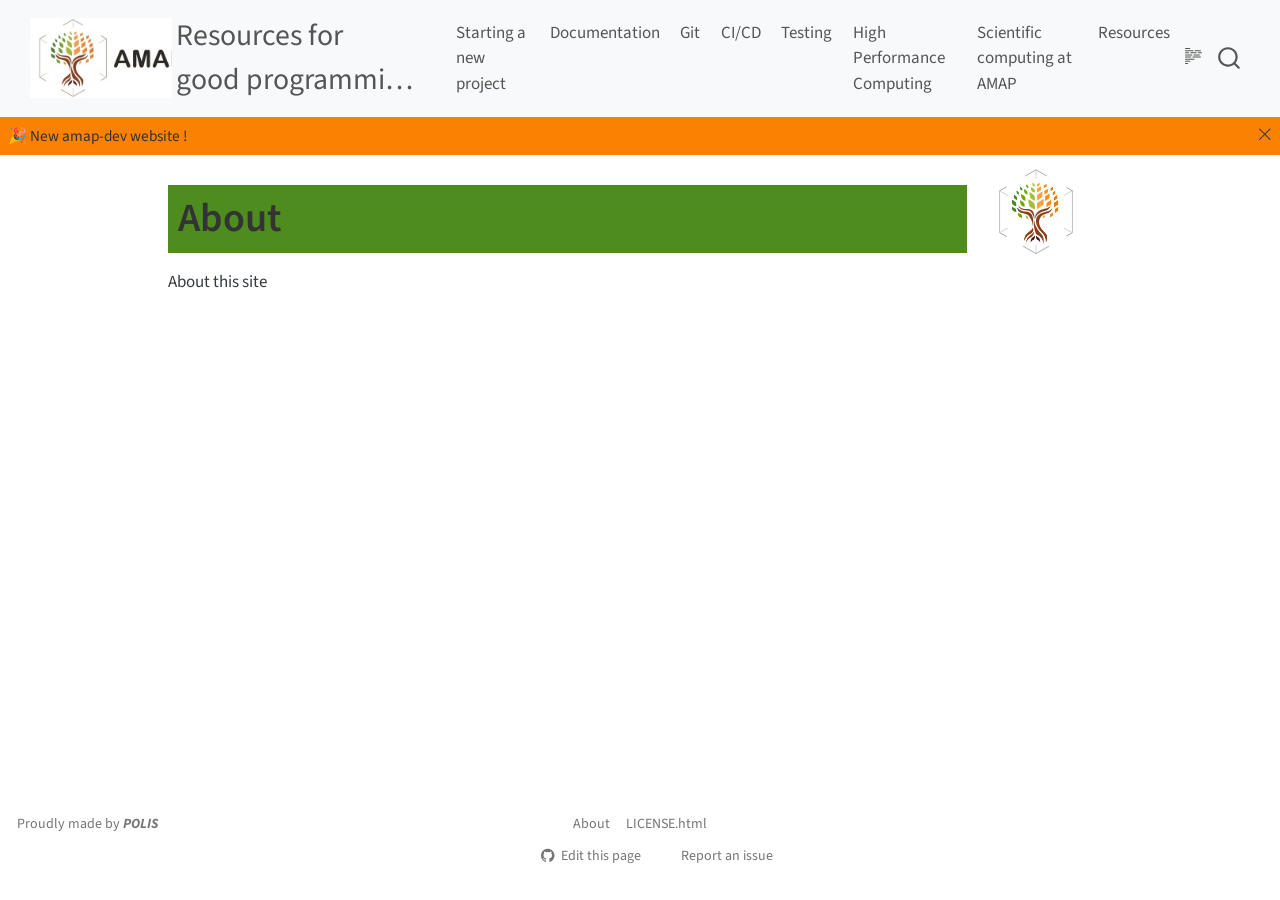
<file: src/about.html>
<!DOCTYPE html>
<html xmlns="http://www.w3.org/1999/xhtml" lang="en" xml:lang="en"><head>

<meta charset="utf-8">
<meta name="generator" content="quarto-1.7.31">

<meta name="viewport" content="width=device-width, initial-scale=1.0, user-scalable=yes">


<title>About – Resources for \
good programming practices</title>
<style>
code{white-space: pre-wrap;}
span.smallcaps{font-variant: small-caps;}
div.columns{display: flex; gap: min(4vw, 1.5em);}
div.column{flex: auto; overflow-x: auto;}
div.hanging-indent{margin-left: 1.5em; text-indent: -1.5em;}
ul.task-list{list-style: none;}
ul.task-list li input[type="checkbox"] {
  width: 0.8em;
  margin: 0 0.8em 0.2em -1em; /* quarto-specific, see https://github.com/quarto-dev/quarto-cli/issues/4556 */ 
  vertical-align: middle;
}
</style>


<script src="../site_libs/quarto-nav/quarto-nav.js"></script>
<script src="../site_libs/quarto-nav/headroom.min.js"></script>
<script src="../site_libs/clipboard/clipboard.min.js"></script>
<script src="../site_libs/quarto-search/autocomplete.umd.js"></script>
<script src="../site_libs/quarto-search/fuse.min.js"></script>
<script src="../site_libs/quarto-search/quarto-search.js"></script>
<meta name="quarto:offset" content="../">
<link href="..//figures/logo_amap3.jpg" rel="icon" type="image/jpeg">
<script src="../site_libs/quarto-html/quarto.js" type="module"></script>
<script src="../site_libs/quarto-html/tabsets/tabsets.js" type="module"></script>
<script src="../site_libs/quarto-html/popper.min.js"></script>
<script src="../site_libs/quarto-html/tippy.umd.min.js"></script>
<script src="../site_libs/quarto-html/anchor.min.js"></script>
<link href="../site_libs/quarto-html/tippy.css" rel="stylesheet">
<link href="../site_libs/quarto-html/quarto-syntax-highlighting-e1a5c8363afafaef2c763b6775fbf3ca.css" rel="stylesheet" id="quarto-text-highlighting-styles">
<script src="../site_libs/bootstrap/bootstrap.min.js"></script>
<link href="../site_libs/bootstrap/bootstrap-icons.css" rel="stylesheet">
<link href="../site_libs/bootstrap/bootstrap-905433ffa22618bb005779f2b23c5ce0.min.css" rel="stylesheet" append-hash="true" id="quarto-bootstrap" data-mode="light">
<script id="quarto-search-options" type="application/json">{
  "location": "navbar",
  "copy-button": false,
  "collapse-after": 3,
  "panel-placement": "end",
  "type": "overlay",
  "limit": 50,
  "keyboard-shortcut": [
    "f",
    "/",
    "s"
  ],
  "language": {
    "search-no-results-text": "No results",
    "search-matching-documents-text": "matching documents",
    "search-copy-link-title": "Copy link to search",
    "search-hide-matches-text": "Hide additional matches",
    "search-more-match-text": "more match in this document",
    "search-more-matches-text": "more matches in this document",
    "search-clear-button-title": "Clear",
    "search-text-placeholder": "",
    "search-detached-cancel-button-title": "Cancel",
    "search-submit-button-title": "Submit",
    "search-label": "Search"
  }
}</script>


<link rel="stylesheet" href="../styles.css">
</head>

<body class="nav-fixed quarto-light">

<div id="quarto-search-results"></div>
  <header id="quarto-header" class="headroom fixed-top">
    <nav class="navbar navbar-expand-lg " data-bs-theme="dark">
      <div class="navbar-container container-fluid">
      <div class="navbar-brand-container mx-auto">
    <a href="../index.html" class="navbar-brand navbar-brand-logo">
    <img src="../figures/logo_amap1.jpg" alt="" class="navbar-logo">
    </a>
    <a class="navbar-brand" href="../index.html">
    <span class="navbar-title">Resources for<br>
good programming practices</span>
    </a>
  </div>
            <div id="quarto-search" class="" title="Search"></div>
          <button class="navbar-toggler" type="button" data-bs-toggle="collapse" data-bs-target="#navbarCollapse" aria-controls="navbarCollapse" role="menu" aria-expanded="false" aria-label="Toggle navigation" onclick="if (window.quartoToggleHeadroom) { window.quartoToggleHeadroom(); }">
  <span class="navbar-toggler-icon"></span>
</button>
          <div class="collapse navbar-collapse" id="navbarCollapse">
            <ul class="navbar-nav navbar-nav-scroll ms-auto">
  <li class="nav-item">
    <a class="nav-link" href="../src/starting_project.html"> 
<span class="menu-text">Starting a new project</span></a>
  </li>  
  <li class="nav-item">
    <a class="nav-link" href="../src/documentation.html"> 
<span class="menu-text">Documentation</span></a>
  </li>  
  <li class="nav-item">
    <a class="nav-link" href="../src/git.html"> 
<span class="menu-text">Git</span></a>
  </li>  
  <li class="nav-item">
    <a class="nav-link" href="../src/ci_cd.html"> 
<span class="menu-text">CI/CD</span></a>
  </li>  
  <li class="nav-item">
    <a class="nav-link" href="../src/testing.html"> 
<span class="menu-text">Testing</span></a>
  </li>  
  <li class="nav-item">
    <a class="nav-link" href="../src/hpc.html"> 
<span class="menu-text">High Performance Computing</span></a>
  </li>  
  <li class="nav-item">
    <a class="nav-link" href="../src/amap.html"> 
<span class="menu-text">Scientific computing at AMAP</span></a>
  </li>  
  <li class="nav-item">
    <a class="nav-link" href="../src/resources.html"> 
<span class="menu-text">Resources</span></a>
  </li>  
</ul>
          </div> <!-- /navcollapse -->
            <div class="quarto-navbar-tools">
  <a href="" class="quarto-reader-toggle quarto-navigation-tool px-1" onclick="window.quartoToggleReader(); return false;" title="Toggle reader mode">
  <div class="quarto-reader-toggle-btn">
  <i class="bi"></i>
  </div>
</a>
</div>
      </div> <!-- /container-fluid -->
    </nav>
  <div id="quarto-announcement" data-announcement-id="b002af54c7555f7f28fc4027c1add4d9" class="alert alert-primary hidden"><div class="quarto-announcement-content">
<p>🎉 New amap-dev website !</p>
</div><i class="bi bi-x-lg quarto-announcement-action"></i></div>
</header>
<!-- content -->
<div id="quarto-content" class="quarto-container page-columns page-rows-contents page-layout-article page-navbar">
<!-- sidebar -->
<!-- margin-sidebar -->
    <div id="quarto-margin-sidebar" class="sidebar margin-sidebar">
        
    <div class="quarto-margin-footer"><div class="margin-footer-item">
<p><img src="../figures/logo_amap3.jpg" class="img-fluid" style="width:40.0%"></p>
</div></div></div>
<!-- main -->
<main class="content" id="quarto-document-content">

<header id="title-block-header" class="quarto-title-block default">
<div class="quarto-title">
<h1 class="title">About</h1>
</div>



<div class="quarto-title-meta">

    
  
    
  </div>
  


</header>


<p>About this site</p>



<a onclick="window.scrollTo(0, 0); return false;" role="button" id="quarto-back-to-top"><i class="bi bi-arrow-up"></i> Back to top</a></main> <!-- /main -->
<script id="quarto-html-after-body" type="application/javascript">
  window.document.addEventListener("DOMContentLoaded", function (event) {
    const icon = "";
    const anchorJS = new window.AnchorJS();
    anchorJS.options = {
      placement: 'right',
      icon: icon
    };
    anchorJS.add('.anchored');
    const isCodeAnnotation = (el) => {
      for (const clz of el.classList) {
        if (clz.startsWith('code-annotation-')) {                     
          return true;
        }
      }
      return false;
    }
    const onCopySuccess = function(e) {
      // button target
      const button = e.trigger;
      // don't keep focus
      button.blur();
      // flash "checked"
      button.classList.add('code-copy-button-checked');
      var currentTitle = button.getAttribute("title");
      button.setAttribute("title", "Copied!");
      let tooltip;
      if (window.bootstrap) {
        button.setAttribute("data-bs-toggle", "tooltip");
        button.setAttribute("data-bs-placement", "left");
        button.setAttribute("data-bs-title", "Copied!");
        tooltip = new bootstrap.Tooltip(button, 
          { trigger: "manual", 
            customClass: "code-copy-button-tooltip",
            offset: [0, -8]});
        tooltip.show();    
      }
      setTimeout(function() {
        if (tooltip) {
          tooltip.hide();
          button.removeAttribute("data-bs-title");
          button.removeAttribute("data-bs-toggle");
          button.removeAttribute("data-bs-placement");
        }
        button.setAttribute("title", currentTitle);
        button.classList.remove('code-copy-button-checked');
      }, 1000);
      // clear code selection
      e.clearSelection();
    }
    const getTextToCopy = function(trigger) {
        const codeEl = trigger.previousElementSibling.cloneNode(true);
        for (const childEl of codeEl.children) {
          if (isCodeAnnotation(childEl)) {
            childEl.remove();
          }
        }
        return codeEl.innerText;
    }
    const clipboard = new window.ClipboardJS('.code-copy-button:not([data-in-quarto-modal])', {
      text: getTextToCopy
    });
    clipboard.on('success', onCopySuccess);
    if (window.document.getElementById('quarto-embedded-source-code-modal')) {
      const clipboardModal = new window.ClipboardJS('.code-copy-button[data-in-quarto-modal]', {
        text: getTextToCopy,
        container: window.document.getElementById('quarto-embedded-source-code-modal')
      });
      clipboardModal.on('success', onCopySuccess);
    }
      var localhostRegex = new RegExp(/^(?:http|https):\/\/localhost\:?[0-9]*\//);
      var mailtoRegex = new RegExp(/^mailto:/);
        var filterRegex = new RegExp("https:\/\/umr-amap\.github\.io\/amap-dev-website\/");
      var isInternal = (href) => {
          return filterRegex.test(href) || localhostRegex.test(href) || mailtoRegex.test(href);
      }
      // Inspect non-navigation links and adorn them if external
     var links = window.document.querySelectorAll('a[href]:not(.nav-link):not(.navbar-brand):not(.toc-action):not(.sidebar-link):not(.sidebar-item-toggle):not(.pagination-link):not(.no-external):not([aria-hidden]):not(.dropdown-item):not(.quarto-navigation-tool):not(.about-link)');
      for (var i=0; i<links.length; i++) {
        const link = links[i];
        if (!isInternal(link.href)) {
          // undo the damage that might have been done by quarto-nav.js in the case of
          // links that we want to consider external
          if (link.dataset.originalHref !== undefined) {
            link.href = link.dataset.originalHref;
          }
        }
      }
    function tippyHover(el, contentFn, onTriggerFn, onUntriggerFn) {
      const config = {
        allowHTML: true,
        maxWidth: 500,
        delay: 100,
        arrow: false,
        appendTo: function(el) {
            return el.parentElement;
        },
        interactive: true,
        interactiveBorder: 10,
        theme: 'quarto',
        placement: 'bottom-start',
      };
      if (contentFn) {
        config.content = contentFn;
      }
      if (onTriggerFn) {
        config.onTrigger = onTriggerFn;
      }
      if (onUntriggerFn) {
        config.onUntrigger = onUntriggerFn;
      }
      window.tippy(el, config); 
    }
    const noterefs = window.document.querySelectorAll('a[role="doc-noteref"]');
    for (var i=0; i<noterefs.length; i++) {
      const ref = noterefs[i];
      tippyHover(ref, function() {
        // use id or data attribute instead here
        let href = ref.getAttribute('data-footnote-href') || ref.getAttribute('href');
        try { href = new URL(href).hash; } catch {}
        const id = href.replace(/^#\/?/, "");
        const note = window.document.getElementById(id);
        if (note) {
          return note.innerHTML;
        } else {
          return "";
        }
      });
    }
    const xrefs = window.document.querySelectorAll('a.quarto-xref');
    const processXRef = (id, note) => {
      // Strip column container classes
      const stripColumnClz = (el) => {
        el.classList.remove("page-full", "page-columns");
        if (el.children) {
          for (const child of el.children) {
            stripColumnClz(child);
          }
        }
      }
      stripColumnClz(note)
      if (id === null || id.startsWith('sec-')) {
        // Special case sections, only their first couple elements
        const container = document.createElement("div");
        if (note.children && note.children.length > 2) {
          container.appendChild(note.children[0].cloneNode(true));
          for (let i = 1; i < note.children.length; i++) {
            const child = note.children[i];
            if (child.tagName === "P" && child.innerText === "") {
              continue;
            } else {
              container.appendChild(child.cloneNode(true));
              break;
            }
          }
          if (window.Quarto?.typesetMath) {
            window.Quarto.typesetMath(container);
          }
          return container.innerHTML
        } else {
          if (window.Quarto?.typesetMath) {
            window.Quarto.typesetMath(note);
          }
          return note.innerHTML;
        }
      } else {
        // Remove any anchor links if they are present
        const anchorLink = note.querySelector('a.anchorjs-link');
        if (anchorLink) {
          anchorLink.remove();
        }
        if (window.Quarto?.typesetMath) {
          window.Quarto.typesetMath(note);
        }
        if (note.classList.contains("callout")) {
          return note.outerHTML;
        } else {
          return note.innerHTML;
        }
      }
    }
    for (var i=0; i<xrefs.length; i++) {
      const xref = xrefs[i];
      tippyHover(xref, undefined, function(instance) {
        instance.disable();
        let url = xref.getAttribute('href');
        let hash = undefined; 
        if (url.startsWith('#')) {
          hash = url;
        } else {
          try { hash = new URL(url).hash; } catch {}
        }
        if (hash) {
          const id = hash.replace(/^#\/?/, "");
          const note = window.document.getElementById(id);
          if (note !== null) {
            try {
              const html = processXRef(id, note.cloneNode(true));
              instance.setContent(html);
            } finally {
              instance.enable();
              instance.show();
            }
          } else {
            // See if we can fetch this
            fetch(url.split('#')[0])
            .then(res => res.text())
            .then(html => {
              const parser = new DOMParser();
              const htmlDoc = parser.parseFromString(html, "text/html");
              const note = htmlDoc.getElementById(id);
              if (note !== null) {
                const html = processXRef(id, note);
                instance.setContent(html);
              } 
            }).finally(() => {
              instance.enable();
              instance.show();
            });
          }
        } else {
          // See if we can fetch a full url (with no hash to target)
          // This is a special case and we should probably do some content thinning / targeting
          fetch(url)
          .then(res => res.text())
          .then(html => {
            const parser = new DOMParser();
            const htmlDoc = parser.parseFromString(html, "text/html");
            const note = htmlDoc.querySelector('main.content');
            if (note !== null) {
              // This should only happen for chapter cross references
              // (since there is no id in the URL)
              // remove the first header
              if (note.children.length > 0 && note.children[0].tagName === "HEADER") {
                note.children[0].remove();
              }
              const html = processXRef(null, note);
              instance.setContent(html);
            } 
          }).finally(() => {
            instance.enable();
            instance.show();
          });
        }
      }, function(instance) {
      });
    }
        let selectedAnnoteEl;
        const selectorForAnnotation = ( cell, annotation) => {
          let cellAttr = 'data-code-cell="' + cell + '"';
          let lineAttr = 'data-code-annotation="' +  annotation + '"';
          const selector = 'span[' + cellAttr + '][' + lineAttr + ']';
          return selector;
        }
        const selectCodeLines = (annoteEl) => {
          const doc = window.document;
          const targetCell = annoteEl.getAttribute("data-target-cell");
          const targetAnnotation = annoteEl.getAttribute("data-target-annotation");
          const annoteSpan = window.document.querySelector(selectorForAnnotation(targetCell, targetAnnotation));
          const lines = annoteSpan.getAttribute("data-code-lines").split(",");
          const lineIds = lines.map((line) => {
            return targetCell + "-" + line;
          })
          let top = null;
          let height = null;
          let parent = null;
          if (lineIds.length > 0) {
              //compute the position of the single el (top and bottom and make a div)
              const el = window.document.getElementById(lineIds[0]);
              top = el.offsetTop;
              height = el.offsetHeight;
              parent = el.parentElement.parentElement;
            if (lineIds.length > 1) {
              const lastEl = window.document.getElementById(lineIds[lineIds.length - 1]);
              const bottom = lastEl.offsetTop + lastEl.offsetHeight;
              height = bottom - top;
            }
            if (top !== null && height !== null && parent !== null) {
              // cook up a div (if necessary) and position it 
              let div = window.document.getElementById("code-annotation-line-highlight");
              if (div === null) {
                div = window.document.createElement("div");
                div.setAttribute("id", "code-annotation-line-highlight");
                div.style.position = 'absolute';
                parent.appendChild(div);
              }
              div.style.top = top - 2 + "px";
              div.style.height = height + 4 + "px";
              div.style.left = 0;
              let gutterDiv = window.document.getElementById("code-annotation-line-highlight-gutter");
              if (gutterDiv === null) {
                gutterDiv = window.document.createElement("div");
                gutterDiv.setAttribute("id", "code-annotation-line-highlight-gutter");
                gutterDiv.style.position = 'absolute';
                const codeCell = window.document.getElementById(targetCell);
                const gutter = codeCell.querySelector('.code-annotation-gutter');
                gutter.appendChild(gutterDiv);
              }
              gutterDiv.style.top = top - 2 + "px";
              gutterDiv.style.height = height + 4 + "px";
            }
            selectedAnnoteEl = annoteEl;
          }
        };
        const unselectCodeLines = () => {
          const elementsIds = ["code-annotation-line-highlight", "code-annotation-line-highlight-gutter"];
          elementsIds.forEach((elId) => {
            const div = window.document.getElementById(elId);
            if (div) {
              div.remove();
            }
          });
          selectedAnnoteEl = undefined;
        };
          // Handle positioning of the toggle
      window.addEventListener(
        "resize",
        throttle(() => {
          elRect = undefined;
          if (selectedAnnoteEl) {
            selectCodeLines(selectedAnnoteEl);
          }
        }, 10)
      );
      function throttle(fn, ms) {
      let throttle = false;
      let timer;
        return (...args) => {
          if(!throttle) { // first call gets through
              fn.apply(this, args);
              throttle = true;
          } else { // all the others get throttled
              if(timer) clearTimeout(timer); // cancel #2
              timer = setTimeout(() => {
                fn.apply(this, args);
                timer = throttle = false;
              }, ms);
          }
        };
      }
        // Attach click handler to the DT
        const annoteDls = window.document.querySelectorAll('dt[data-target-cell]');
        for (const annoteDlNode of annoteDls) {
          annoteDlNode.addEventListener('click', (event) => {
            const clickedEl = event.target;
            if (clickedEl !== selectedAnnoteEl) {
              unselectCodeLines();
              const activeEl = window.document.querySelector('dt[data-target-cell].code-annotation-active');
              if (activeEl) {
                activeEl.classList.remove('code-annotation-active');
              }
              selectCodeLines(clickedEl);
              clickedEl.classList.add('code-annotation-active');
            } else {
              // Unselect the line
              unselectCodeLines();
              clickedEl.classList.remove('code-annotation-active');
            }
          });
        }
    const findCites = (el) => {
      const parentEl = el.parentElement;
      if (parentEl) {
        const cites = parentEl.dataset.cites;
        if (cites) {
          return {
            el,
            cites: cites.split(' ')
          };
        } else {
          return findCites(el.parentElement)
        }
      } else {
        return undefined;
      }
    };
    var bibliorefs = window.document.querySelectorAll('a[role="doc-biblioref"]');
    for (var i=0; i<bibliorefs.length; i++) {
      const ref = bibliorefs[i];
      const citeInfo = findCites(ref);
      if (citeInfo) {
        tippyHover(citeInfo.el, function() {
          var popup = window.document.createElement('div');
          citeInfo.cites.forEach(function(cite) {
            var citeDiv = window.document.createElement('div');
            citeDiv.classList.add('hanging-indent');
            citeDiv.classList.add('csl-entry');
            var biblioDiv = window.document.getElementById('ref-' + cite);
            if (biblioDiv) {
              citeDiv.innerHTML = biblioDiv.innerHTML;
            }
            popup.appendChild(citeDiv);
          });
          return popup.innerHTML;
        });
      }
    }
  });
  </script>
</div> <!-- /content -->
<footer class="footer">
  <div class="nav-footer">
    <div class="nav-footer-left">
<p>Proudly made by <strong><em>POLIS</em></strong></p>
</div>   
    <div class="nav-footer-center">
      <ul class="footer-items list-unstyled">
    <li class="nav-item">
    <a class="nav-link active" href="../src/about.html" aria-current="page">
<p>About</p>
</a>
  </li>  
    <li class="nav-item">
    <a class="nav-link" href="../LICENSE.html">
<p>LICENSE.html</p>
</a>
  </li>  
</ul>
    <div class="toc-actions"><ul><li><a href="https://github.com/umr-amap/amap-dev-website/edit/main/src/about.qmd" class="toc-action"><i class="bi bi-github"></i>Edit this page</a></li><li><a href="https://github.com/umr-amap/amap-dev-website/issues" class="toc-action"><i class="bi empty"></i>Report an issue</a></li></ul></div></div>
    <div class="nav-footer-right">
      &nbsp;
    </div>
  </div>
</footer>




</body></html>
</file>
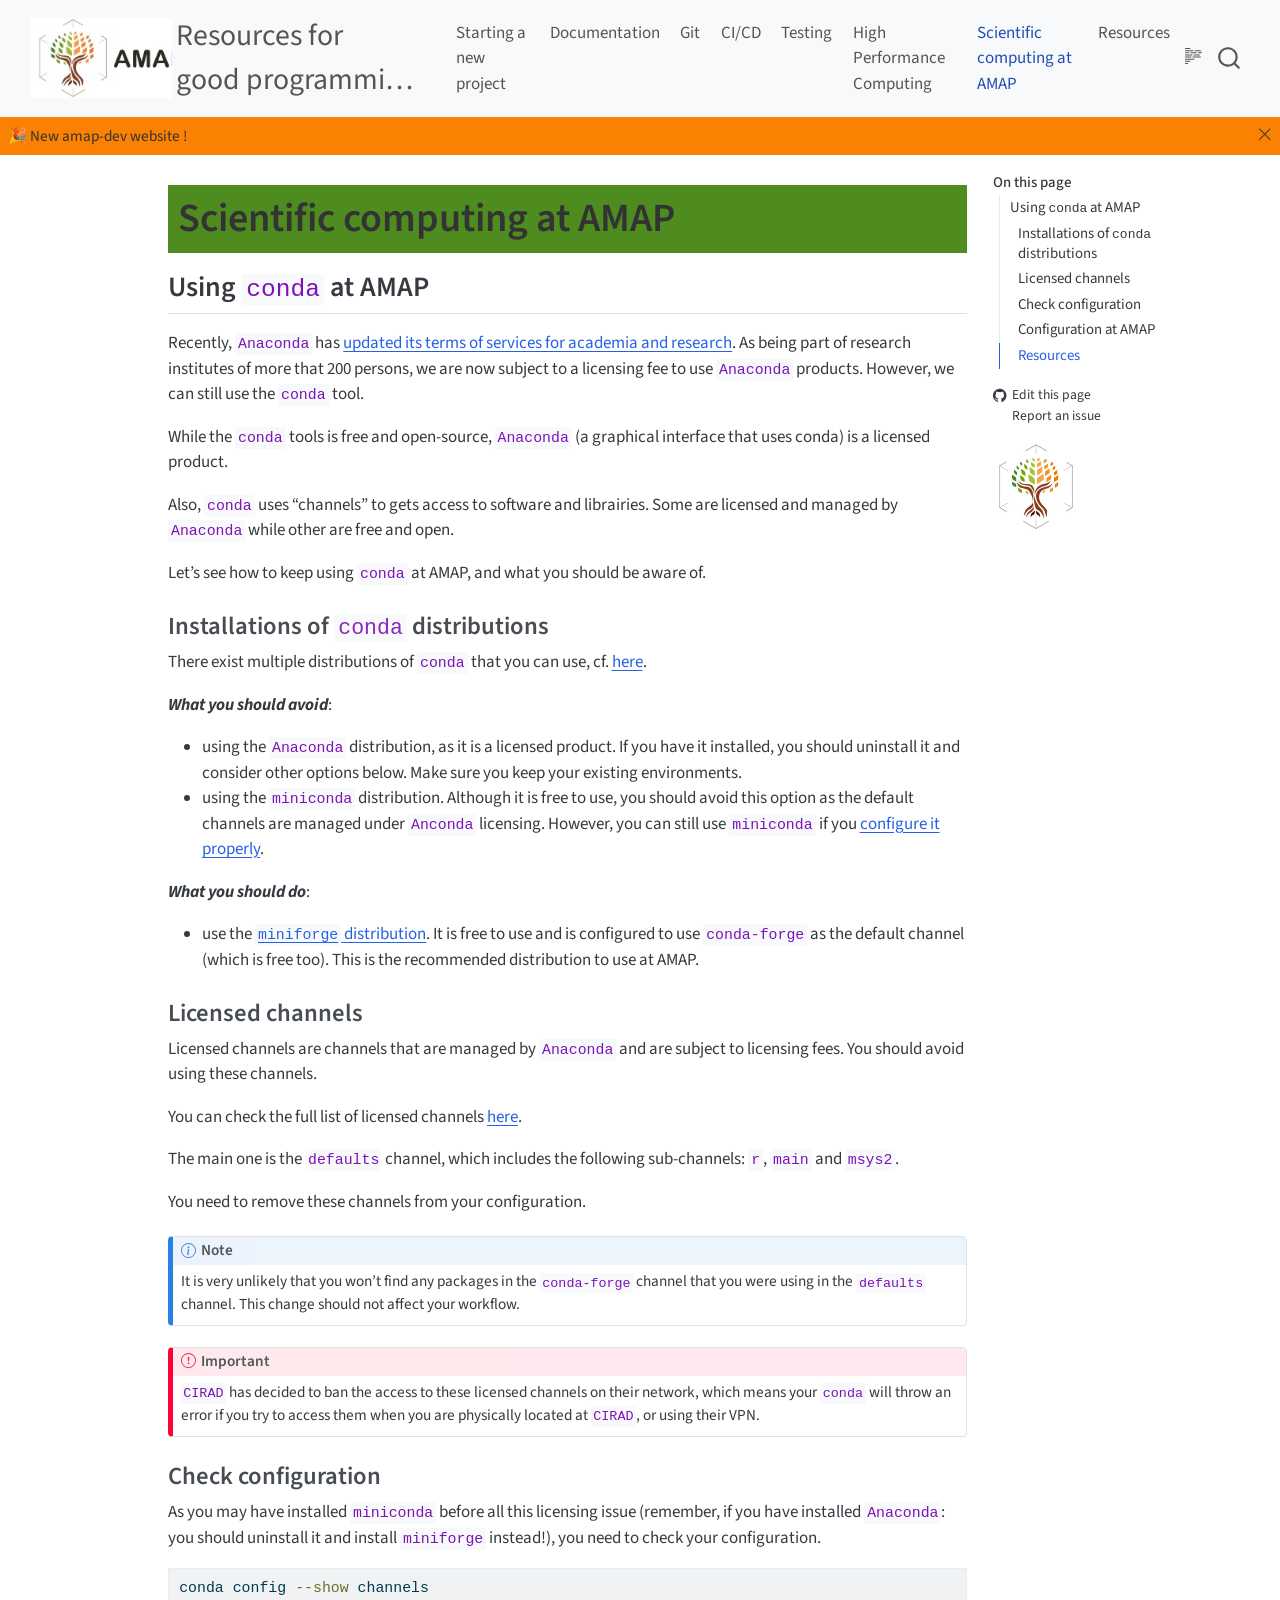
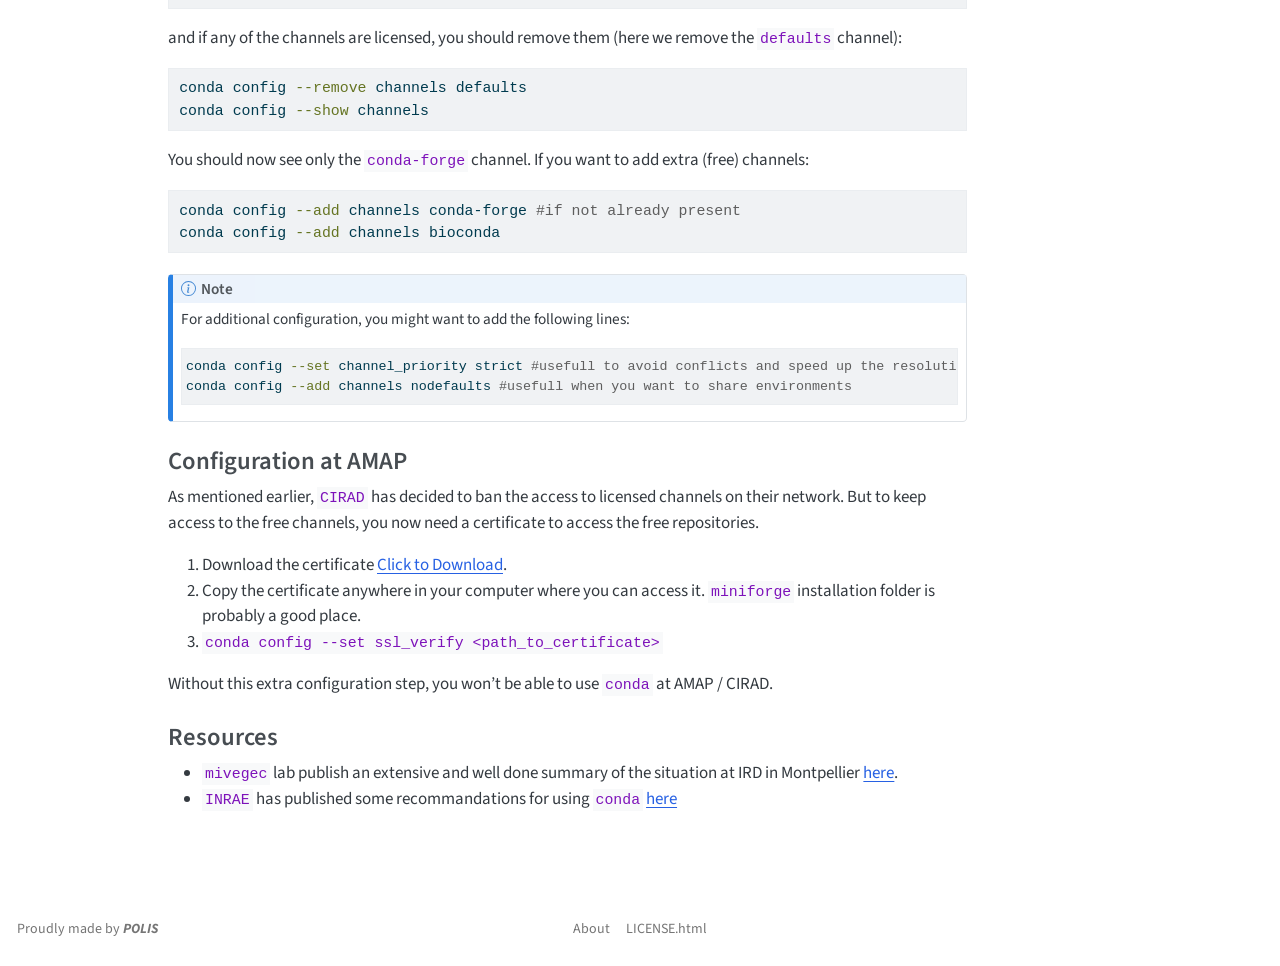
<file: src/amap.html>
<!DOCTYPE html>
<html xmlns="http://www.w3.org/1999/xhtml" lang="en" xml:lang="en"><head>

<meta charset="utf-8">
<meta name="generator" content="quarto-1.7.31">

<meta name="viewport" content="width=device-width, initial-scale=1.0, user-scalable=yes">


<title>Scientific computing at AMAP – Resources for \
good programming practices</title>
<style>
code{white-space: pre-wrap;}
span.smallcaps{font-variant: small-caps;}
div.columns{display: flex; gap: min(4vw, 1.5em);}
div.column{flex: auto; overflow-x: auto;}
div.hanging-indent{margin-left: 1.5em; text-indent: -1.5em;}
ul.task-list{list-style: none;}
ul.task-list li input[type="checkbox"] {
  width: 0.8em;
  margin: 0 0.8em 0.2em -1em; /* quarto-specific, see https://github.com/quarto-dev/quarto-cli/issues/4556 */ 
  vertical-align: middle;
}
/* CSS for syntax highlighting */
html { -webkit-text-size-adjust: 100%; }
pre > code.sourceCode { white-space: pre; position: relative; }
pre > code.sourceCode > span { display: inline-block; line-height: 1.25; }
pre > code.sourceCode > span:empty { height: 1.2em; }
.sourceCode { overflow: visible; }
code.sourceCode > span { color: inherit; text-decoration: inherit; }
div.sourceCode { margin: 1em 0; }
pre.sourceCode { margin: 0; }
@media screen {
div.sourceCode { overflow: auto; }
}
@media print {
pre > code.sourceCode { white-space: pre-wrap; }
pre > code.sourceCode > span { text-indent: -5em; padding-left: 5em; }
}
pre.numberSource code
  { counter-reset: source-line 0; }
pre.numberSource code > span
  { position: relative; left: -4em; counter-increment: source-line; }
pre.numberSource code > span > a:first-child::before
  { content: counter(source-line);
    position: relative; left: -1em; text-align: right; vertical-align: baseline;
    border: none; display: inline-block;
    -webkit-touch-callout: none; -webkit-user-select: none;
    -khtml-user-select: none; -moz-user-select: none;
    -ms-user-select: none; user-select: none;
    padding: 0 4px; width: 4em;
  }
pre.numberSource { margin-left: 3em;  padding-left: 4px; }
div.sourceCode
  {   }
@media screen {
pre > code.sourceCode > span > a:first-child::before { text-decoration: underline; }
}
</style>


<script src="../site_libs/quarto-nav/quarto-nav.js"></script>
<script src="../site_libs/quarto-nav/headroom.min.js"></script>
<script src="../site_libs/clipboard/clipboard.min.js"></script>
<script src="../site_libs/quarto-search/autocomplete.umd.js"></script>
<script src="../site_libs/quarto-search/fuse.min.js"></script>
<script src="../site_libs/quarto-search/quarto-search.js"></script>
<meta name="quarto:offset" content="../">
<link href="..//figures/logo_amap3.jpg" rel="icon" type="image/jpeg">
<script src="../site_libs/quarto-html/quarto.js" type="module"></script>
<script src="../site_libs/quarto-html/tabsets/tabsets.js" type="module"></script>
<script src="../site_libs/quarto-html/popper.min.js"></script>
<script src="../site_libs/quarto-html/tippy.umd.min.js"></script>
<script src="../site_libs/quarto-html/anchor.min.js"></script>
<link href="../site_libs/quarto-html/tippy.css" rel="stylesheet">
<link href="../site_libs/quarto-html/quarto-syntax-highlighting-e1a5c8363afafaef2c763b6775fbf3ca.css" rel="stylesheet" id="quarto-text-highlighting-styles">
<script src="../site_libs/bootstrap/bootstrap.min.js"></script>
<link href="../site_libs/bootstrap/bootstrap-icons.css" rel="stylesheet">
<link href="../site_libs/bootstrap/bootstrap-905433ffa22618bb005779f2b23c5ce0.min.css" rel="stylesheet" append-hash="true" id="quarto-bootstrap" data-mode="light">
<script id="quarto-search-options" type="application/json">{
  "location": "navbar",
  "copy-button": false,
  "collapse-after": 3,
  "panel-placement": "end",
  "type": "overlay",
  "limit": 50,
  "keyboard-shortcut": [
    "f",
    "/",
    "s"
  ],
  "language": {
    "search-no-results-text": "No results",
    "search-matching-documents-text": "matching documents",
    "search-copy-link-title": "Copy link to search",
    "search-hide-matches-text": "Hide additional matches",
    "search-more-match-text": "more match in this document",
    "search-more-matches-text": "more matches in this document",
    "search-clear-button-title": "Clear",
    "search-text-placeholder": "",
    "search-detached-cancel-button-title": "Cancel",
    "search-submit-button-title": "Submit",
    "search-label": "Search"
  }
}</script>


<link rel="stylesheet" href="../styles.css">
</head>

<body class="nav-fixed quarto-light">

<div id="quarto-search-results"></div>
  <header id="quarto-header" class="headroom fixed-top">
    <nav class="navbar navbar-expand-lg " data-bs-theme="dark">
      <div class="navbar-container container-fluid">
      <div class="navbar-brand-container mx-auto">
    <a href="../index.html" class="navbar-brand navbar-brand-logo">
    <img src="../figures/logo_amap1.jpg" alt="" class="navbar-logo">
    </a>
    <a class="navbar-brand" href="../index.html">
    <span class="navbar-title">Resources for<br>
good programming practices</span>
    </a>
  </div>
            <div id="quarto-search" class="" title="Search"></div>
          <button class="navbar-toggler" type="button" data-bs-toggle="collapse" data-bs-target="#navbarCollapse" aria-controls="navbarCollapse" role="menu" aria-expanded="false" aria-label="Toggle navigation" onclick="if (window.quartoToggleHeadroom) { window.quartoToggleHeadroom(); }">
  <span class="navbar-toggler-icon"></span>
</button>
          <div class="collapse navbar-collapse" id="navbarCollapse">
            <ul class="navbar-nav navbar-nav-scroll ms-auto">
  <li class="nav-item">
    <a class="nav-link" href="../src/starting_project.html"> 
<span class="menu-text">Starting a new project</span></a>
  </li>  
  <li class="nav-item">
    <a class="nav-link" href="../src/documentation.html"> 
<span class="menu-text">Documentation</span></a>
  </li>  
  <li class="nav-item">
    <a class="nav-link" href="../src/git.html"> 
<span class="menu-text">Git</span></a>
  </li>  
  <li class="nav-item">
    <a class="nav-link" href="../src/ci_cd.html"> 
<span class="menu-text">CI/CD</span></a>
  </li>  
  <li class="nav-item">
    <a class="nav-link" href="../src/testing.html"> 
<span class="menu-text">Testing</span></a>
  </li>  
  <li class="nav-item">
    <a class="nav-link" href="../src/hpc.html"> 
<span class="menu-text">High Performance Computing</span></a>
  </li>  
  <li class="nav-item">
    <a class="nav-link active" href="../src/amap.html" aria-current="page"> 
<span class="menu-text">Scientific computing at AMAP</span></a>
  </li>  
  <li class="nav-item">
    <a class="nav-link" href="../src/resources.html"> 
<span class="menu-text">Resources</span></a>
  </li>  
</ul>
          </div> <!-- /navcollapse -->
            <div class="quarto-navbar-tools">
  <a href="" class="quarto-reader-toggle quarto-navigation-tool px-1" onclick="window.quartoToggleReader(); return false;" title="Toggle reader mode">
  <div class="quarto-reader-toggle-btn">
  <i class="bi"></i>
  </div>
</a>
</div>
      </div> <!-- /container-fluid -->
    </nav>
  <div id="quarto-announcement" data-announcement-id="b002af54c7555f7f28fc4027c1add4d9" class="alert alert-primary hidden"><div class="quarto-announcement-content">
<p>🎉 New amap-dev website !</p>
</div><i class="bi bi-x-lg quarto-announcement-action"></i></div>
</header>
<!-- content -->
<div id="quarto-content" class="quarto-container page-columns page-rows-contents page-layout-article page-navbar">
<!-- sidebar -->
<!-- margin-sidebar -->
    <div id="quarto-margin-sidebar" class="sidebar margin-sidebar">
        <nav id="TOC" role="doc-toc" class="toc-active">
    <h2 id="toc-title">On this page</h2>
   
  <ul>
  <li><a href="#using-conda-at-amap" id="toc-using-conda-at-amap" class="nav-link active" data-scroll-target="#using-conda-at-amap">Using <code>conda</code> at AMAP</a>
  <ul class="collapse">
  <li><a href="#installations-of-conda-distributions" id="toc-installations-of-conda-distributions" class="nav-link" data-scroll-target="#installations-of-conda-distributions">Installations of <code>conda</code> distributions</a></li>
  <li><a href="#licensed-channels" id="toc-licensed-channels" class="nav-link" data-scroll-target="#licensed-channels">Licensed channels</a></li>
  <li><a href="#check-configuration" id="toc-check-configuration" class="nav-link" data-scroll-target="#check-configuration">Check configuration</a></li>
  <li><a href="#configuration-at-amap" id="toc-configuration-at-amap" class="nav-link" data-scroll-target="#configuration-at-amap">Configuration at AMAP</a></li>
  <li><a href="#resources" id="toc-resources" class="nav-link" data-scroll-target="#resources">Resources</a></li>
  </ul></li>
  </ul>
<div class="toc-actions"><ul><li><a href="https://github.com/umr-amap/amap-dev-website/edit/main/src/amap.qmd" class="toc-action"><i class="bi bi-github"></i>Edit this page</a></li><li><a href="https://github.com/umr-amap/amap-dev-website/issues" class="toc-action"><i class="bi empty"></i>Report an issue</a></li></ul></div></nav>
    <div class="quarto-margin-footer"><div class="margin-footer-item">
<p><img src="../figures/logo_amap3.jpg" class="img-fluid" style="width:40.0%"></p>
</div></div></div>
<!-- main -->
<main class="content" id="quarto-document-content">

<header id="title-block-header" class="quarto-title-block default">
<div class="quarto-title">
<h1 class="title">Scientific computing at AMAP</h1>
</div>



<div class="quarto-title-meta">

    
  
    
  </div>
  


</header>


<section id="using-conda-at-amap" class="level2">
<h2 class="anchored" data-anchor-id="using-conda-at-amap">Using <code>conda</code> at AMAP</h2>
<p>Recently, <code>Anaconda</code> has <a href="https://www.anaconda.com/blog/update-on-anacondas-terms-of-service-for-academia-and-research">updated its terms of services for academia and research</a>. As being part of research institutes of more that 200 persons, we are now subject to a licensing fee to use <code>Anaconda</code> products. However, we can still use the <code>conda</code> tool.</p>
<p>While the <code>conda</code> tools is free and open-source, <code>Anaconda</code> (a graphical interface that uses conda) is a licensed product.</p>
<p>Also, <code>conda</code> uses “channels” to gets access to software and librairies. Some are licensed and managed by <code>Anaconda</code> while other are free and open.</p>
<p>Let’s see how to keep using <code>conda</code> at AMAP, and what you should be aware of.</p>
<section id="installations-of-conda-distributions" class="level3">
<h3 class="anchored" data-anchor-id="installations-of-conda-distributions">Installations of <code>conda</code> distributions</h3>
<p>There exist multiple distributions of <code>conda</code> that you can use, cf.&nbsp;<a href="https://mivegec.pages.ird.fr/dainat/malbec-fix-conda-licensing-issues/en/pages/conda-distrib/">here</a>.</p>
<p><strong><em>What you should avoid</em></strong>:</p>
<ul>
<li>using the <code>Anaconda</code> distribution, as it is a licensed product. If you have it installed, you should uninstall it and consider other options below. Make sure you keep your existing environments.</li>
<li>using the <code>miniconda</code> distribution. Although it is free to use, you should avoid this option as the default channels are managed under <code>Anconda</code> licensing. However, you can still use <code>miniconda</code> if you <a href="#check-configuration">configure it properly</a>.</li>
</ul>
<p><strong><em>What you should do</em></strong>:</p>
<ul>
<li>use the <a href="https://conda-forge.org/download/"><code>miniforge</code> distribution</a>. It is free to use and is configured to use <code>conda-forge</code> as the default channel (which is free too). This is the recommended distribution to use at AMAP.</li>
</ul>
</section>
<section id="licensed-channels" class="level3">
<h3 class="anchored" data-anchor-id="licensed-channels">Licensed channels</h3>
<p>Licensed channels are channels that are managed by <code>Anaconda</code> and are subject to licensing fees. You should avoid using these channels.</p>
<p>You can check the full list of licensed channels <a href="https://mivegec.pages.ird.fr/dainat/malbec-fix-conda-licensing-issues/en/pages/conda-channels/">here</a>.</p>
<p>The main one is the <code>defaults</code> channel, which includes the following sub-channels: <code>r</code>, <code>main</code> and <code>msys2</code>.</p>
<p>You need to remove these channels from your configuration.</p>
<div class="callout callout-style-default callout-note callout-titled">
<div class="callout-header d-flex align-content-center">
<div class="callout-icon-container">
<i class="callout-icon"></i>
</div>
<div class="callout-title-container flex-fill">
Note
</div>
</div>
<div class="callout-body-container callout-body">
<p>It is very unlikely that you won’t find any packages in the <code>conda-forge</code> channel that you were using in the <code>defaults</code> channel. This change should not affect your workflow.</p>
</div>
</div>
<div class="callout callout-style-default callout-important callout-titled">
<div class="callout-header d-flex align-content-center">
<div class="callout-icon-container">
<i class="callout-icon"></i>
</div>
<div class="callout-title-container flex-fill">
Important
</div>
</div>
<div class="callout-body-container callout-body">
<p><code>CIRAD</code> has decided to ban the access to these licensed channels on their network, which means your <code>conda</code> will throw an error if you try to access them when you are physically located at <code>CIRAD</code>, or using their VPN.</p>
</div>
</div>
</section>
<section id="check-configuration" class="level3">
<h3 class="anchored" data-anchor-id="check-configuration">Check configuration</h3>
<p>As you may have installed <code>miniconda</code> before all this licensing issue (remember, if you have installed <code>Anaconda</code>: you should uninstall it and install <code>miniforge</code> instead!), you need to check your configuration.</p>
<div class="sourceCode" id="cb1"><pre class="sourceCode bash code-with-copy"><code class="sourceCode bash"><span id="cb1-1"><a href="#cb1-1" aria-hidden="true" tabindex="-1"></a><span class="ex">conda</span> config <span class="at">--show</span> channels</span></code><button title="Copy to Clipboard" class="code-copy-button"><i class="bi"></i></button></pre></div>
<p>and if any of the channels are licensed, you should remove them (here we remove the <code>defaults</code> channel):</p>
<div class="sourceCode" id="cb2"><pre class="sourceCode bash code-with-copy"><code class="sourceCode bash"><span id="cb2-1"><a href="#cb2-1" aria-hidden="true" tabindex="-1"></a><span class="ex">conda</span> config <span class="at">--remove</span> channels defaults</span>
<span id="cb2-2"><a href="#cb2-2" aria-hidden="true" tabindex="-1"></a><span class="ex">conda</span> config <span class="at">--show</span> channels</span></code><button title="Copy to Clipboard" class="code-copy-button"><i class="bi"></i></button></pre></div>
<p>You should now see only the <code>conda-forge</code> channel. If you want to add extra (free) channels:</p>
<div class="sourceCode" id="cb3"><pre class="sourceCode bash code-with-copy"><code class="sourceCode bash"><span id="cb3-1"><a href="#cb3-1" aria-hidden="true" tabindex="-1"></a><span class="ex">conda</span> config <span class="at">--add</span> channels conda-forge <span class="co">#if not already present</span></span>
<span id="cb3-2"><a href="#cb3-2" aria-hidden="true" tabindex="-1"></a><span class="ex">conda</span> config <span class="at">--add</span> channels bioconda</span></code><button title="Copy to Clipboard" class="code-copy-button"><i class="bi"></i></button></pre></div>
<div class="callout callout-style-default callout-note callout-titled">
<div class="callout-header d-flex align-content-center">
<div class="callout-icon-container">
<i class="callout-icon"></i>
</div>
<div class="callout-title-container flex-fill">
Note
</div>
</div>
<div class="callout-body-container callout-body">
<p>For additional configuration, you might want to add the following lines:</p>
<div class="sourceCode" id="cb4"><pre class="sourceCode bash code-with-copy"><code class="sourceCode bash"><span id="cb4-1"><a href="#cb4-1" aria-hidden="true" tabindex="-1"></a><span class="ex">conda</span> config <span class="at">--set</span> channel_priority strict <span class="co">#usefull to avoid conflicts and speed up the resolution of dependencies</span></span>
<span id="cb4-2"><a href="#cb4-2" aria-hidden="true" tabindex="-1"></a><span class="ex">conda</span> config <span class="at">--add</span> channels nodefaults <span class="co">#usefull when you want to share environments</span></span></code><button title="Copy to Clipboard" class="code-copy-button"><i class="bi"></i></button></pre></div>
</div>
</div>
</section>
<section id="configuration-at-amap" class="level3">
<h3 class="anchored" data-anchor-id="configuration-at-amap">Configuration at AMAP</h3>
<p>As mentioned earlier, <code>CIRAD</code> has decided to ban the access to licensed channels on their network. But to keep access to the free channels, you now need a certificate to access the free repositories.</p>
<ol type="1">
<li>Download the certificate <a href="../assets/Fortinet_CA_SSL.crt" download="">Click to Download</a>.</li>
<li>Copy the certificate anywhere in your computer where you can access it. <code>miniforge</code> installation folder is probably a good place.</li>
<li><code>conda config --set ssl_verify &lt;path_to_certificate&gt;</code></li>
</ol>
<p>Without this extra configuration step, you won’t be able to use <code>conda</code> at AMAP / CIRAD.</p>
</section>
<section id="resources" class="level3">
<h3 class="anchored" data-anchor-id="resources">Resources</h3>
<ul>
<li><code>mivegec</code> lab publish an extensive and well done summary of the situation at IRD in Montpellier <a href="https://mivegec.pages.ird.fr/dainat/malbec-fix-conda-licensing-issues/en/">here</a>.</li>
<li><code>INRAE</code> has published some recommandations for using <code>conda</code> <a href="https://science-ouverte.inrae.fr/fr/offre-service/fiches-pratiques-et-recommandations/quelles-alternatives-aux-fonctionnalites-payantes-danaconda">here</a></li>
</ul>


</section>
</section>

<a onclick="window.scrollTo(0, 0); return false;" role="button" id="quarto-back-to-top"><i class="bi bi-arrow-up"></i> Back to top</a></main> <!-- /main -->
<script id="quarto-html-after-body" type="application/javascript">
  window.document.addEventListener("DOMContentLoaded", function (event) {
    const icon = "";
    const anchorJS = new window.AnchorJS();
    anchorJS.options = {
      placement: 'right',
      icon: icon
    };
    anchorJS.add('.anchored');
    const isCodeAnnotation = (el) => {
      for (const clz of el.classList) {
        if (clz.startsWith('code-annotation-')) {                     
          return true;
        }
      }
      return false;
    }
    const onCopySuccess = function(e) {
      // button target
      const button = e.trigger;
      // don't keep focus
      button.blur();
      // flash "checked"
      button.classList.add('code-copy-button-checked');
      var currentTitle = button.getAttribute("title");
      button.setAttribute("title", "Copied!");
      let tooltip;
      if (window.bootstrap) {
        button.setAttribute("data-bs-toggle", "tooltip");
        button.setAttribute("data-bs-placement", "left");
        button.setAttribute("data-bs-title", "Copied!");
        tooltip = new bootstrap.Tooltip(button, 
          { trigger: "manual", 
            customClass: "code-copy-button-tooltip",
            offset: [0, -8]});
        tooltip.show();    
      }
      setTimeout(function() {
        if (tooltip) {
          tooltip.hide();
          button.removeAttribute("data-bs-title");
          button.removeAttribute("data-bs-toggle");
          button.removeAttribute("data-bs-placement");
        }
        button.setAttribute("title", currentTitle);
        button.classList.remove('code-copy-button-checked');
      }, 1000);
      // clear code selection
      e.clearSelection();
    }
    const getTextToCopy = function(trigger) {
        const codeEl = trigger.previousElementSibling.cloneNode(true);
        for (const childEl of codeEl.children) {
          if (isCodeAnnotation(childEl)) {
            childEl.remove();
          }
        }
        return codeEl.innerText;
    }
    const clipboard = new window.ClipboardJS('.code-copy-button:not([data-in-quarto-modal])', {
      text: getTextToCopy
    });
    clipboard.on('success', onCopySuccess);
    if (window.document.getElementById('quarto-embedded-source-code-modal')) {
      const clipboardModal = new window.ClipboardJS('.code-copy-button[data-in-quarto-modal]', {
        text: getTextToCopy,
        container: window.document.getElementById('quarto-embedded-source-code-modal')
      });
      clipboardModal.on('success', onCopySuccess);
    }
      var localhostRegex = new RegExp(/^(?:http|https):\/\/localhost\:?[0-9]*\//);
      var mailtoRegex = new RegExp(/^mailto:/);
        var filterRegex = new RegExp("https:\/\/umr-amap\.github\.io\/amap-dev-website\/");
      var isInternal = (href) => {
          return filterRegex.test(href) || localhostRegex.test(href) || mailtoRegex.test(href);
      }
      // Inspect non-navigation links and adorn them if external
     var links = window.document.querySelectorAll('a[href]:not(.nav-link):not(.navbar-brand):not(.toc-action):not(.sidebar-link):not(.sidebar-item-toggle):not(.pagination-link):not(.no-external):not([aria-hidden]):not(.dropdown-item):not(.quarto-navigation-tool):not(.about-link)');
      for (var i=0; i<links.length; i++) {
        const link = links[i];
        if (!isInternal(link.href)) {
          // undo the damage that might have been done by quarto-nav.js in the case of
          // links that we want to consider external
          if (link.dataset.originalHref !== undefined) {
            link.href = link.dataset.originalHref;
          }
        }
      }
    function tippyHover(el, contentFn, onTriggerFn, onUntriggerFn) {
      const config = {
        allowHTML: true,
        maxWidth: 500,
        delay: 100,
        arrow: false,
        appendTo: function(el) {
            return el.parentElement;
        },
        interactive: true,
        interactiveBorder: 10,
        theme: 'quarto',
        placement: 'bottom-start',
      };
      if (contentFn) {
        config.content = contentFn;
      }
      if (onTriggerFn) {
        config.onTrigger = onTriggerFn;
      }
      if (onUntriggerFn) {
        config.onUntrigger = onUntriggerFn;
      }
      window.tippy(el, config); 
    }
    const noterefs = window.document.querySelectorAll('a[role="doc-noteref"]');
    for (var i=0; i<noterefs.length; i++) {
      const ref = noterefs[i];
      tippyHover(ref, function() {
        // use id or data attribute instead here
        let href = ref.getAttribute('data-footnote-href') || ref.getAttribute('href');
        try { href = new URL(href).hash; } catch {}
        const id = href.replace(/^#\/?/, "");
        const note = window.document.getElementById(id);
        if (note) {
          return note.innerHTML;
        } else {
          return "";
        }
      });
    }
    const xrefs = window.document.querySelectorAll('a.quarto-xref');
    const processXRef = (id, note) => {
      // Strip column container classes
      const stripColumnClz = (el) => {
        el.classList.remove("page-full", "page-columns");
        if (el.children) {
          for (const child of el.children) {
            stripColumnClz(child);
          }
        }
      }
      stripColumnClz(note)
      if (id === null || id.startsWith('sec-')) {
        // Special case sections, only their first couple elements
        const container = document.createElement("div");
        if (note.children && note.children.length > 2) {
          container.appendChild(note.children[0].cloneNode(true));
          for (let i = 1; i < note.children.length; i++) {
            const child = note.children[i];
            if (child.tagName === "P" && child.innerText === "") {
              continue;
            } else {
              container.appendChild(child.cloneNode(true));
              break;
            }
          }
          if (window.Quarto?.typesetMath) {
            window.Quarto.typesetMath(container);
          }
          return container.innerHTML
        } else {
          if (window.Quarto?.typesetMath) {
            window.Quarto.typesetMath(note);
          }
          return note.innerHTML;
        }
      } else {
        // Remove any anchor links if they are present
        const anchorLink = note.querySelector('a.anchorjs-link');
        if (anchorLink) {
          anchorLink.remove();
        }
        if (window.Quarto?.typesetMath) {
          window.Quarto.typesetMath(note);
        }
        if (note.classList.contains("callout")) {
          return note.outerHTML;
        } else {
          return note.innerHTML;
        }
      }
    }
    for (var i=0; i<xrefs.length; i++) {
      const xref = xrefs[i];
      tippyHover(xref, undefined, function(instance) {
        instance.disable();
        let url = xref.getAttribute('href');
        let hash = undefined; 
        if (url.startsWith('#')) {
          hash = url;
        } else {
          try { hash = new URL(url).hash; } catch {}
        }
        if (hash) {
          const id = hash.replace(/^#\/?/, "");
          const note = window.document.getElementById(id);
          if (note !== null) {
            try {
              const html = processXRef(id, note.cloneNode(true));
              instance.setContent(html);
            } finally {
              instance.enable();
              instance.show();
            }
          } else {
            // See if we can fetch this
            fetch(url.split('#')[0])
            .then(res => res.text())
            .then(html => {
              const parser = new DOMParser();
              const htmlDoc = parser.parseFromString(html, "text/html");
              const note = htmlDoc.getElementById(id);
              if (note !== null) {
                const html = processXRef(id, note);
                instance.setContent(html);
              } 
            }).finally(() => {
              instance.enable();
              instance.show();
            });
          }
        } else {
          // See if we can fetch a full url (with no hash to target)
          // This is a special case and we should probably do some content thinning / targeting
          fetch(url)
          .then(res => res.text())
          .then(html => {
            const parser = new DOMParser();
            const htmlDoc = parser.parseFromString(html, "text/html");
            const note = htmlDoc.querySelector('main.content');
            if (note !== null) {
              // This should only happen for chapter cross references
              // (since there is no id in the URL)
              // remove the first header
              if (note.children.length > 0 && note.children[0].tagName === "HEADER") {
                note.children[0].remove();
              }
              const html = processXRef(null, note);
              instance.setContent(html);
            } 
          }).finally(() => {
            instance.enable();
            instance.show();
          });
        }
      }, function(instance) {
      });
    }
        let selectedAnnoteEl;
        const selectorForAnnotation = ( cell, annotation) => {
          let cellAttr = 'data-code-cell="' + cell + '"';
          let lineAttr = 'data-code-annotation="' +  annotation + '"';
          const selector = 'span[' + cellAttr + '][' + lineAttr + ']';
          return selector;
        }
        const selectCodeLines = (annoteEl) => {
          const doc = window.document;
          const targetCell = annoteEl.getAttribute("data-target-cell");
          const targetAnnotation = annoteEl.getAttribute("data-target-annotation");
          const annoteSpan = window.document.querySelector(selectorForAnnotation(targetCell, targetAnnotation));
          const lines = annoteSpan.getAttribute("data-code-lines").split(",");
          const lineIds = lines.map((line) => {
            return targetCell + "-" + line;
          })
          let top = null;
          let height = null;
          let parent = null;
          if (lineIds.length > 0) {
              //compute the position of the single el (top and bottom and make a div)
              const el = window.document.getElementById(lineIds[0]);
              top = el.offsetTop;
              height = el.offsetHeight;
              parent = el.parentElement.parentElement;
            if (lineIds.length > 1) {
              const lastEl = window.document.getElementById(lineIds[lineIds.length - 1]);
              const bottom = lastEl.offsetTop + lastEl.offsetHeight;
              height = bottom - top;
            }
            if (top !== null && height !== null && parent !== null) {
              // cook up a div (if necessary) and position it 
              let div = window.document.getElementById("code-annotation-line-highlight");
              if (div === null) {
                div = window.document.createElement("div");
                div.setAttribute("id", "code-annotation-line-highlight");
                div.style.position = 'absolute';
                parent.appendChild(div);
              }
              div.style.top = top - 2 + "px";
              div.style.height = height + 4 + "px";
              div.style.left = 0;
              let gutterDiv = window.document.getElementById("code-annotation-line-highlight-gutter");
              if (gutterDiv === null) {
                gutterDiv = window.document.createElement("div");
                gutterDiv.setAttribute("id", "code-annotation-line-highlight-gutter");
                gutterDiv.style.position = 'absolute';
                const codeCell = window.document.getElementById(targetCell);
                const gutter = codeCell.querySelector('.code-annotation-gutter');
                gutter.appendChild(gutterDiv);
              }
              gutterDiv.style.top = top - 2 + "px";
              gutterDiv.style.height = height + 4 + "px";
            }
            selectedAnnoteEl = annoteEl;
          }
        };
        const unselectCodeLines = () => {
          const elementsIds = ["code-annotation-line-highlight", "code-annotation-line-highlight-gutter"];
          elementsIds.forEach((elId) => {
            const div = window.document.getElementById(elId);
            if (div) {
              div.remove();
            }
          });
          selectedAnnoteEl = undefined;
        };
          // Handle positioning of the toggle
      window.addEventListener(
        "resize",
        throttle(() => {
          elRect = undefined;
          if (selectedAnnoteEl) {
            selectCodeLines(selectedAnnoteEl);
          }
        }, 10)
      );
      function throttle(fn, ms) {
      let throttle = false;
      let timer;
        return (...args) => {
          if(!throttle) { // first call gets through
              fn.apply(this, args);
              throttle = true;
          } else { // all the others get throttled
              if(timer) clearTimeout(timer); // cancel #2
              timer = setTimeout(() => {
                fn.apply(this, args);
                timer = throttle = false;
              }, ms);
          }
        };
      }
        // Attach click handler to the DT
        const annoteDls = window.document.querySelectorAll('dt[data-target-cell]');
        for (const annoteDlNode of annoteDls) {
          annoteDlNode.addEventListener('click', (event) => {
            const clickedEl = event.target;
            if (clickedEl !== selectedAnnoteEl) {
              unselectCodeLines();
              const activeEl = window.document.querySelector('dt[data-target-cell].code-annotation-active');
              if (activeEl) {
                activeEl.classList.remove('code-annotation-active');
              }
              selectCodeLines(clickedEl);
              clickedEl.classList.add('code-annotation-active');
            } else {
              // Unselect the line
              unselectCodeLines();
              clickedEl.classList.remove('code-annotation-active');
            }
          });
        }
    const findCites = (el) => {
      const parentEl = el.parentElement;
      if (parentEl) {
        const cites = parentEl.dataset.cites;
        if (cites) {
          return {
            el,
            cites: cites.split(' ')
          };
        } else {
          return findCites(el.parentElement)
        }
      } else {
        return undefined;
      }
    };
    var bibliorefs = window.document.querySelectorAll('a[role="doc-biblioref"]');
    for (var i=0; i<bibliorefs.length; i++) {
      const ref = bibliorefs[i];
      const citeInfo = findCites(ref);
      if (citeInfo) {
        tippyHover(citeInfo.el, function() {
          var popup = window.document.createElement('div');
          citeInfo.cites.forEach(function(cite) {
            var citeDiv = window.document.createElement('div');
            citeDiv.classList.add('hanging-indent');
            citeDiv.classList.add('csl-entry');
            var biblioDiv = window.document.getElementById('ref-' + cite);
            if (biblioDiv) {
              citeDiv.innerHTML = biblioDiv.innerHTML;
            }
            popup.appendChild(citeDiv);
          });
          return popup.innerHTML;
        });
      }
    }
  });
  </script>
</div> <!-- /content -->
<footer class="footer">
  <div class="nav-footer">
    <div class="nav-footer-left">
<p>Proudly made by <strong><em>POLIS</em></strong></p>
</div>   
    <div class="nav-footer-center">
      <ul class="footer-items list-unstyled">
    <li class="nav-item">
    <a class="nav-link" href="../src/about.html">
<p>About</p>
</a>
  </li>  
    <li class="nav-item">
    <a class="nav-link" href="../LICENSE.html">
<p>LICENSE.html</p>
</a>
  </li>  
</ul>
    <div class="toc-actions d-sm-block d-md-none"><ul><li><a href="https://github.com/umr-amap/amap-dev-website/edit/main/src/amap.qmd" class="toc-action"><i class="bi bi-github"></i>Edit this page</a></li><li><a href="https://github.com/umr-amap/amap-dev-website/issues" class="toc-action"><i class="bi empty"></i>Report an issue</a></li></ul></div></div>
    <div class="nav-footer-right">
      &nbsp;
    </div>
  </div>
</footer>




</body></html>
</file>
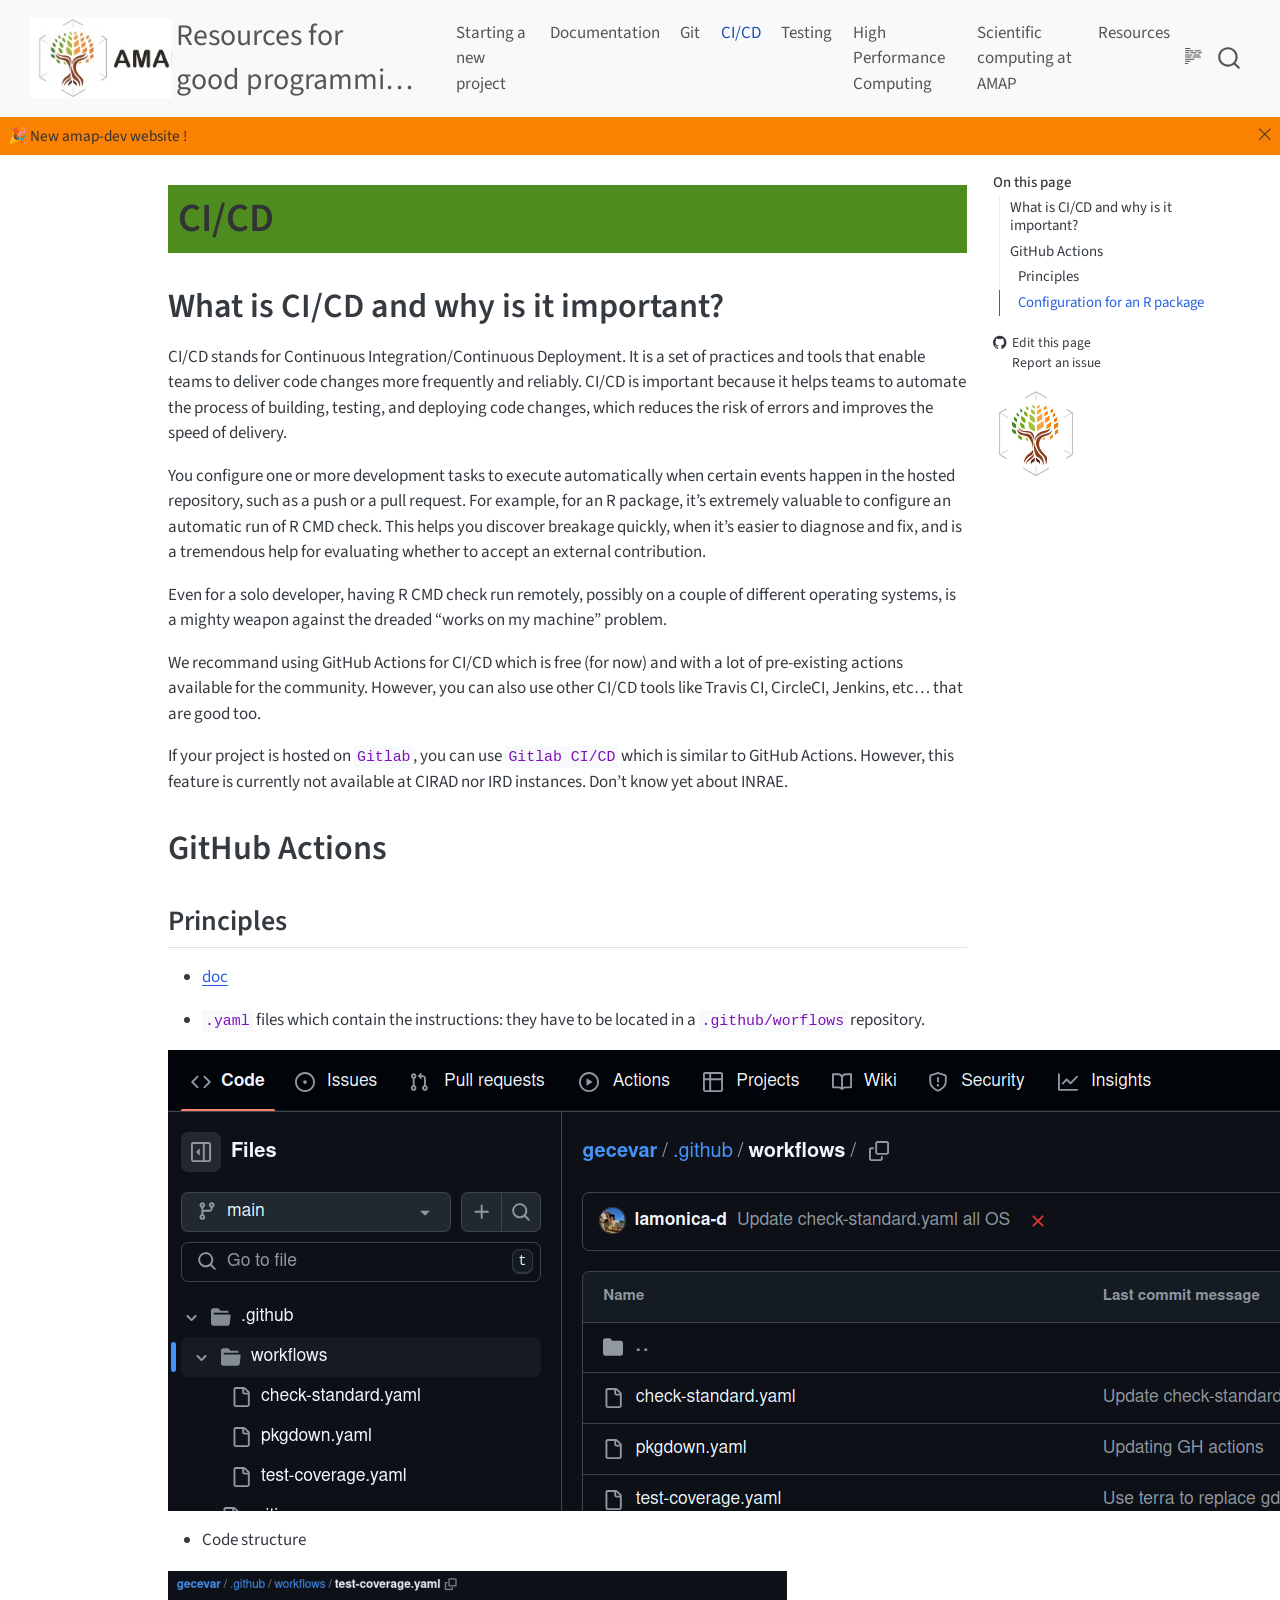
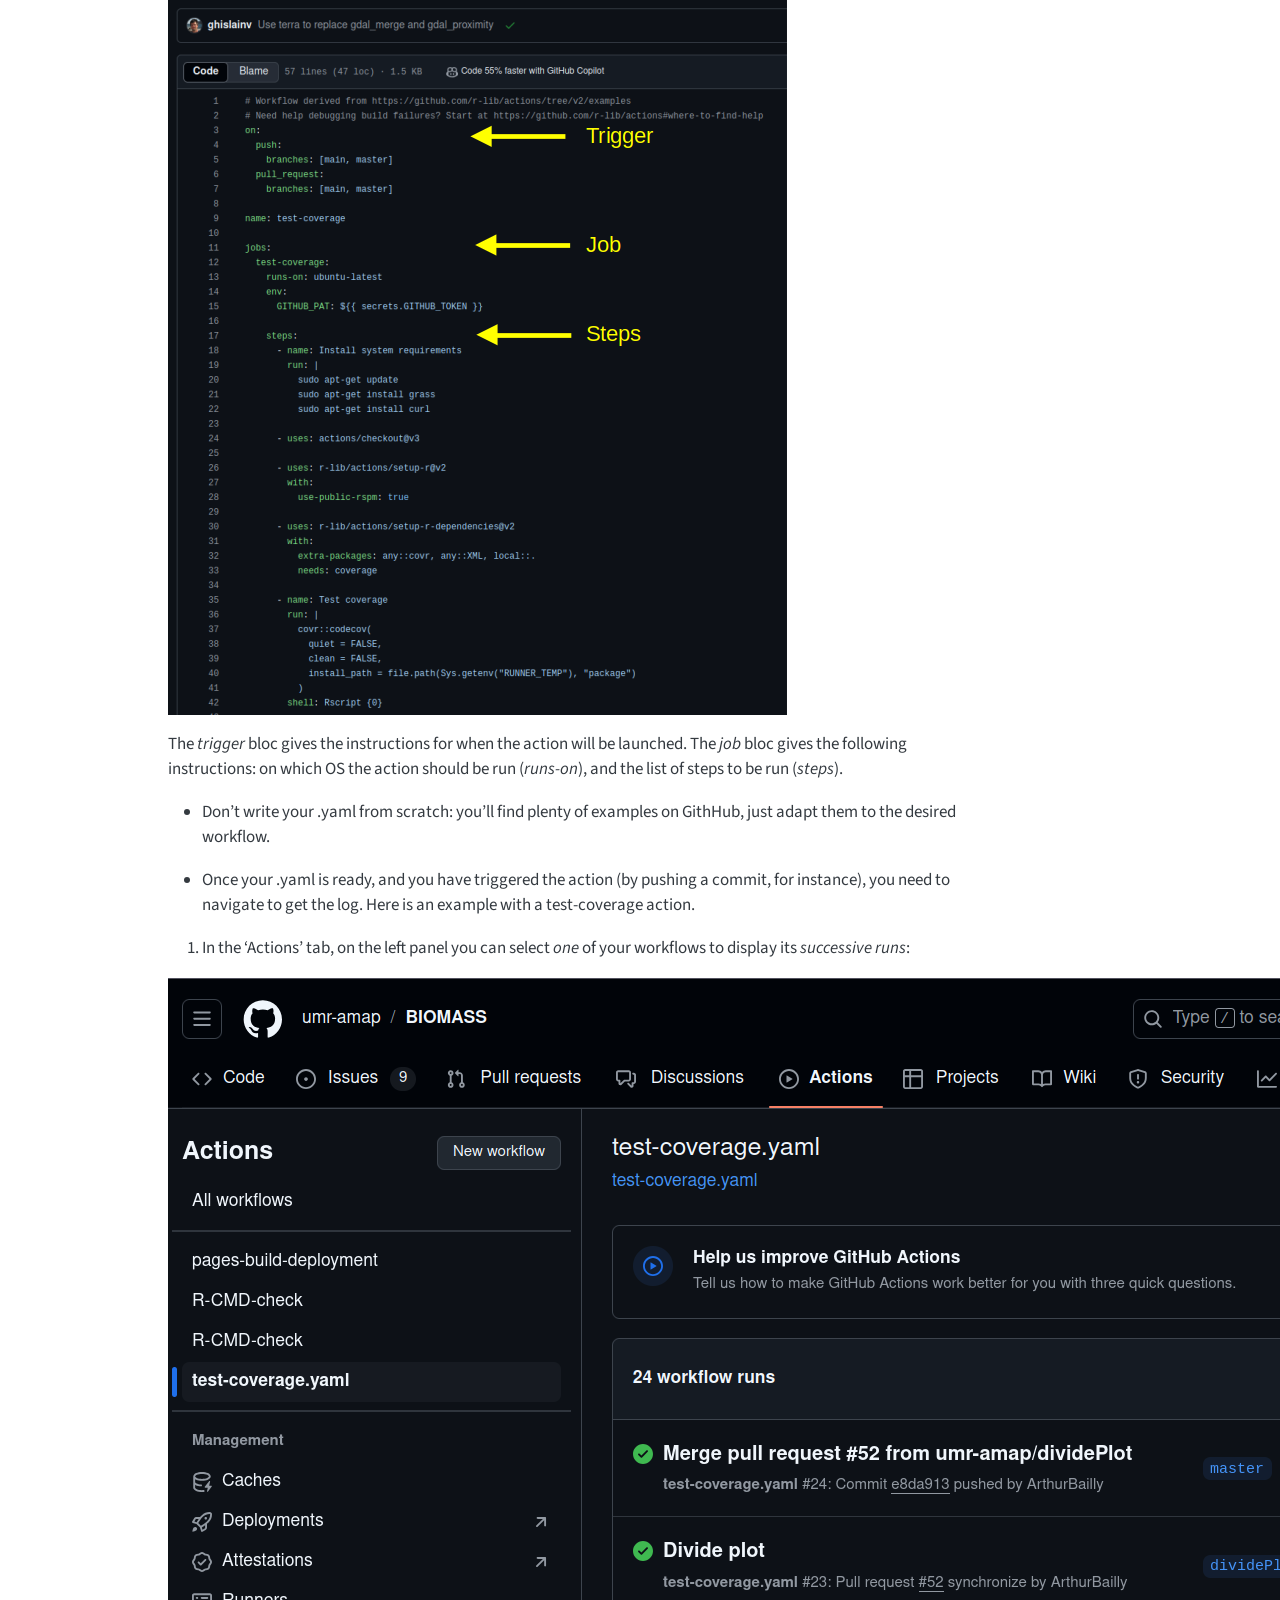
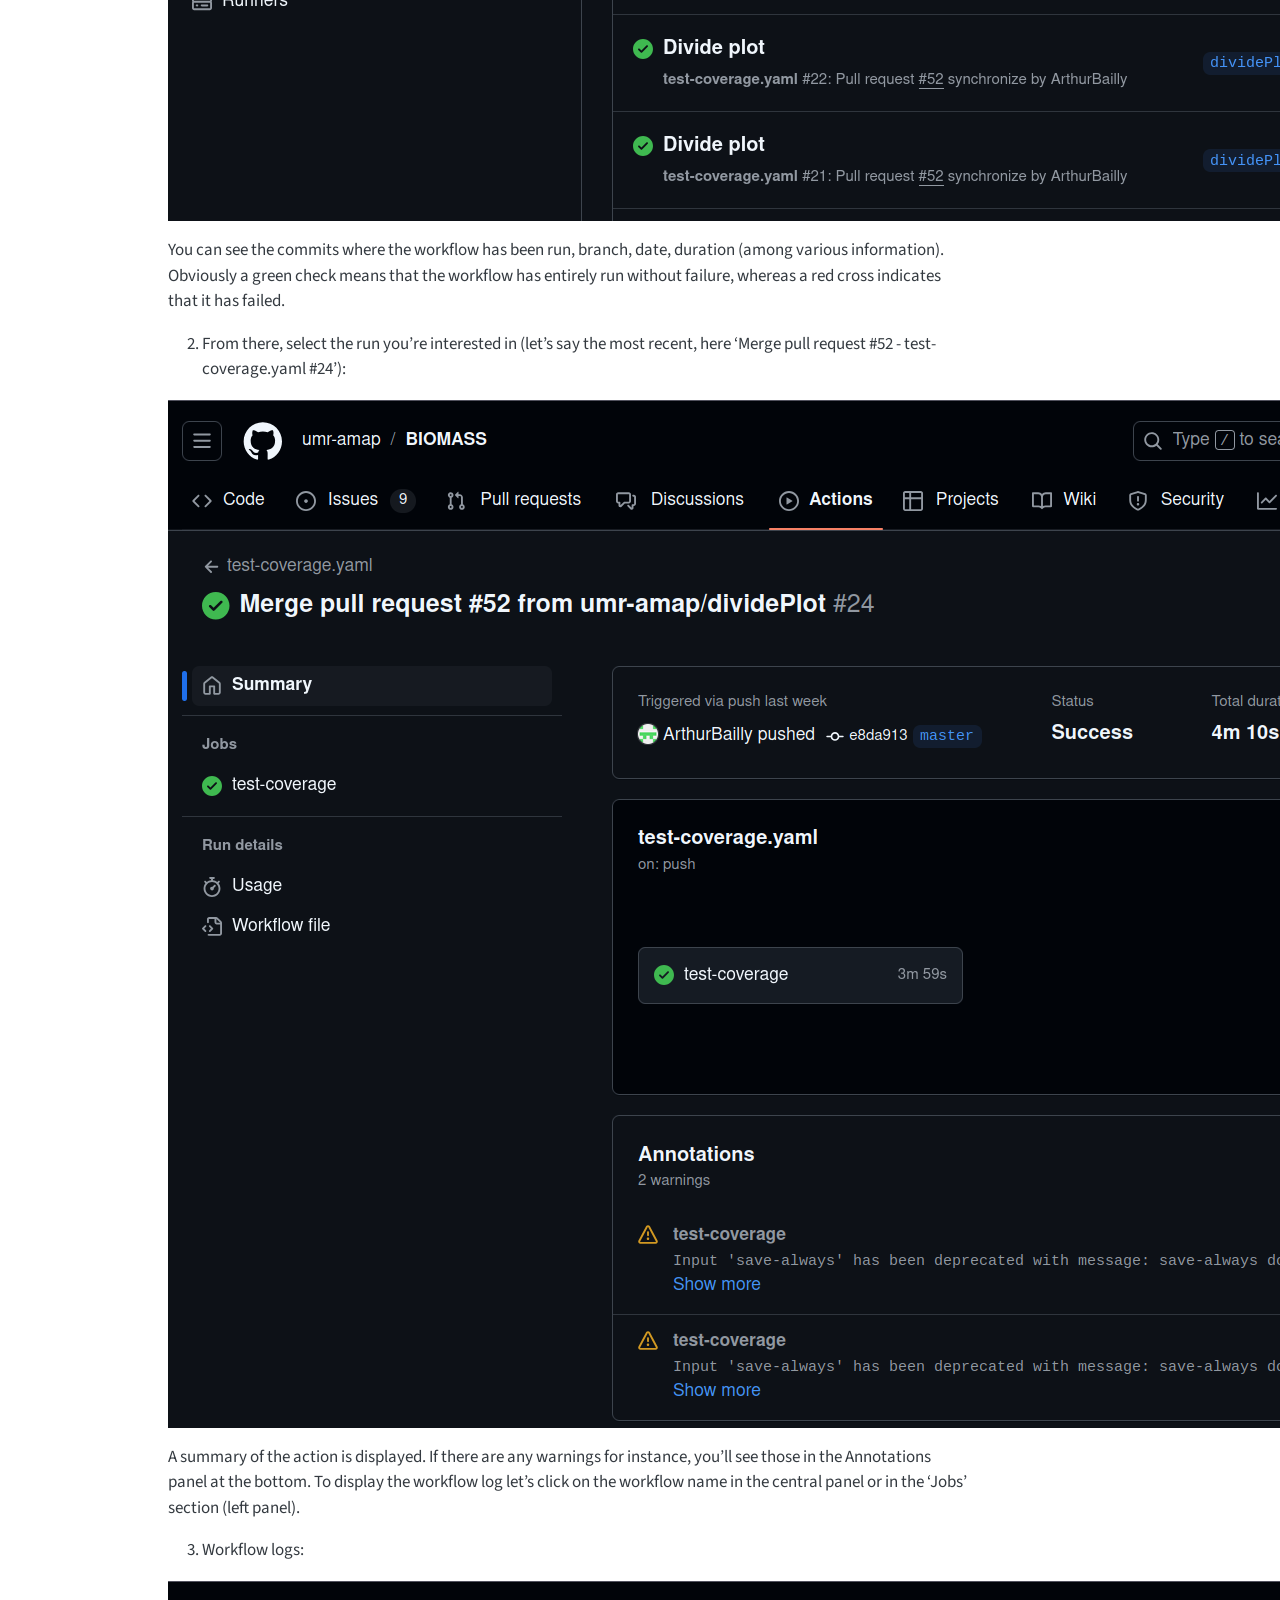
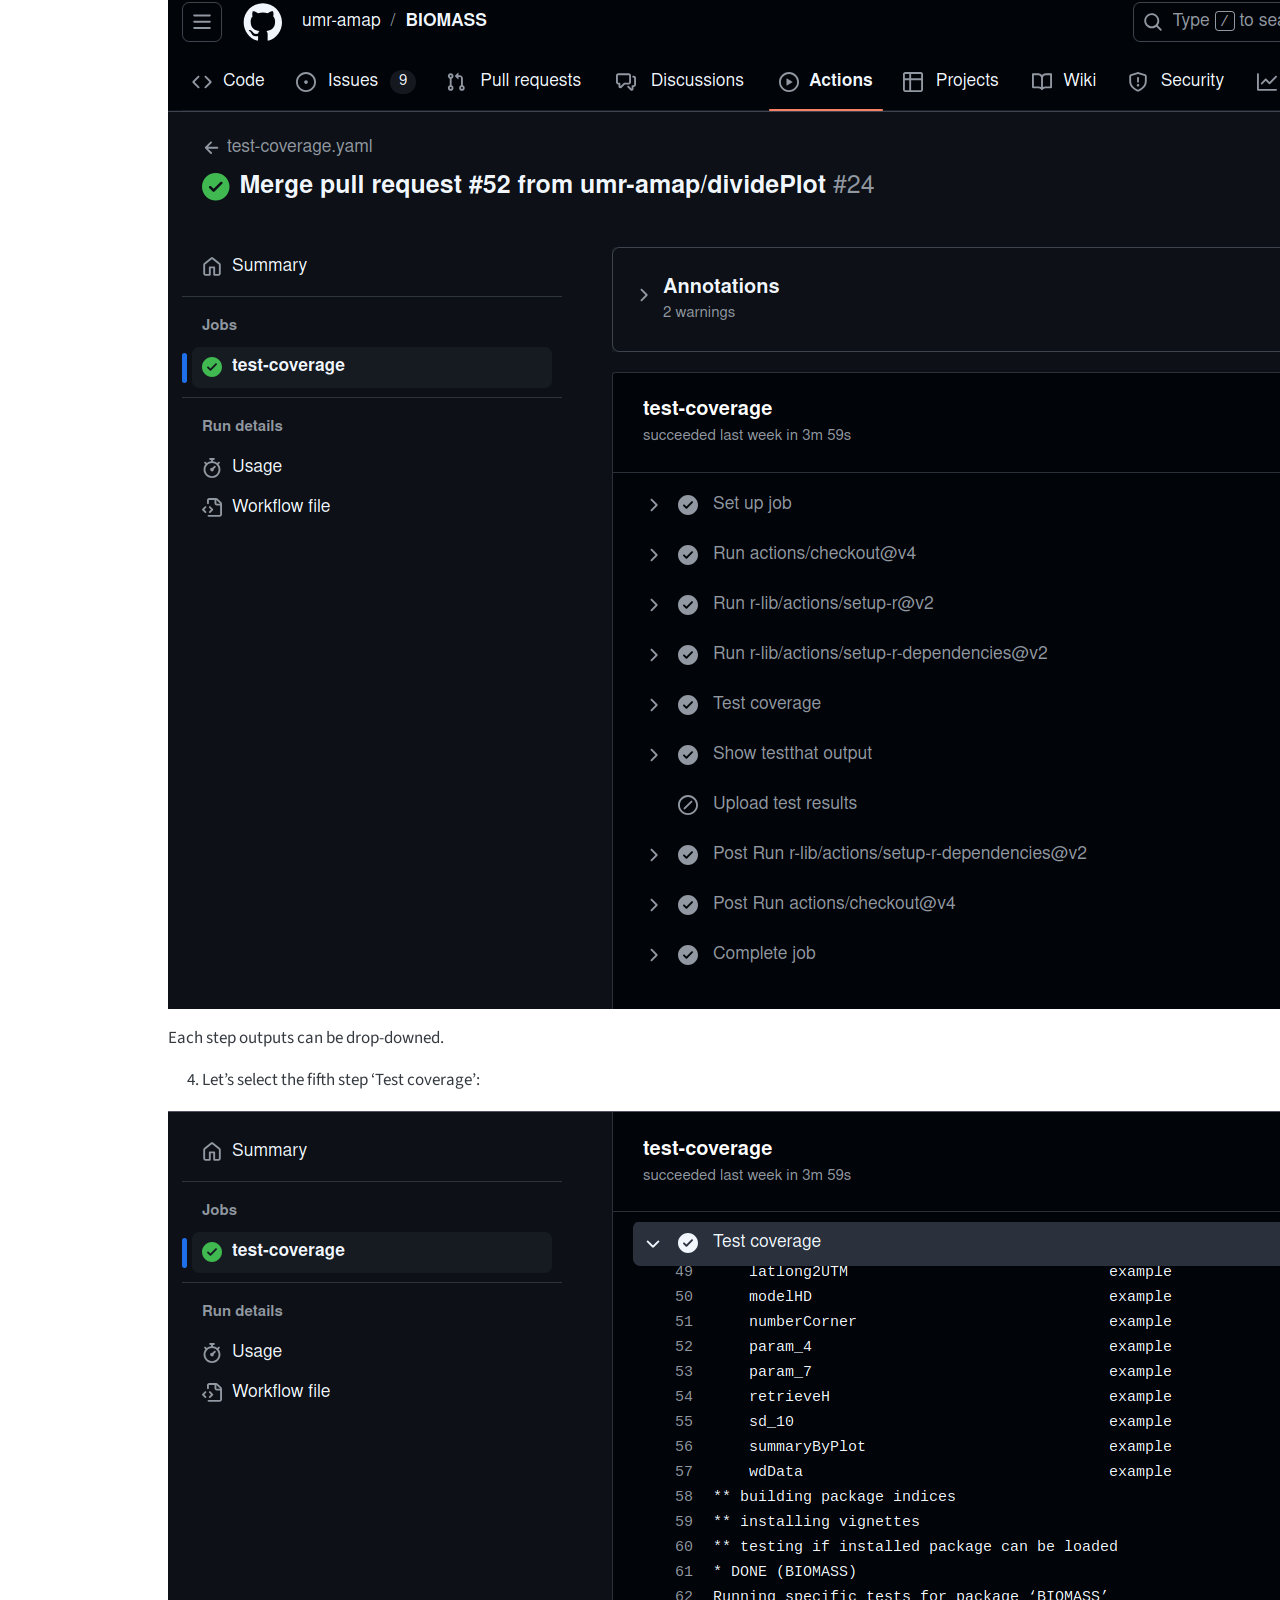
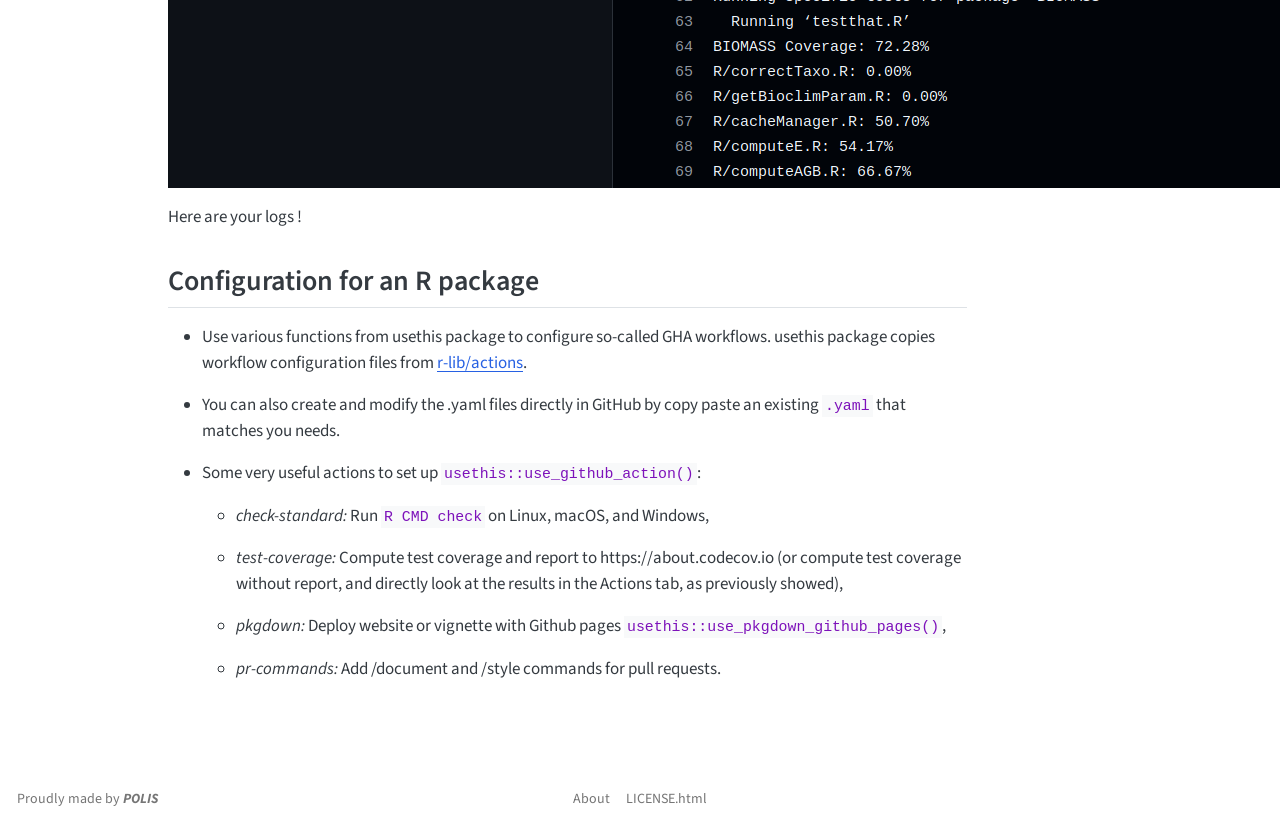
<file: src/ci_cd.html>
<!DOCTYPE html>
<html xmlns="http://www.w3.org/1999/xhtml" lang="en" xml:lang="en"><head>

<meta charset="utf-8">
<meta name="generator" content="quarto-1.7.31">

<meta name="viewport" content="width=device-width, initial-scale=1.0, user-scalable=yes">


<title>CI/CD – Resources for \
good programming practices</title>
<style>
code{white-space: pre-wrap;}
span.smallcaps{font-variant: small-caps;}
div.columns{display: flex; gap: min(4vw, 1.5em);}
div.column{flex: auto; overflow-x: auto;}
div.hanging-indent{margin-left: 1.5em; text-indent: -1.5em;}
ul.task-list{list-style: none;}
ul.task-list li input[type="checkbox"] {
  width: 0.8em;
  margin: 0 0.8em 0.2em -1em; /* quarto-specific, see https://github.com/quarto-dev/quarto-cli/issues/4556 */ 
  vertical-align: middle;
}
</style>


<script src="../site_libs/quarto-nav/quarto-nav.js"></script>
<script src="../site_libs/quarto-nav/headroom.min.js"></script>
<script src="../site_libs/clipboard/clipboard.min.js"></script>
<script src="../site_libs/quarto-search/autocomplete.umd.js"></script>
<script src="../site_libs/quarto-search/fuse.min.js"></script>
<script src="../site_libs/quarto-search/quarto-search.js"></script>
<meta name="quarto:offset" content="../">
<link href="..//figures/logo_amap3.jpg" rel="icon" type="image/jpeg">
<script src="../site_libs/quarto-html/quarto.js" type="module"></script>
<script src="../site_libs/quarto-html/tabsets/tabsets.js" type="module"></script>
<script src="../site_libs/quarto-html/popper.min.js"></script>
<script src="../site_libs/quarto-html/tippy.umd.min.js"></script>
<script src="../site_libs/quarto-html/anchor.min.js"></script>
<link href="../site_libs/quarto-html/tippy.css" rel="stylesheet">
<link href="../site_libs/quarto-html/quarto-syntax-highlighting-e1a5c8363afafaef2c763b6775fbf3ca.css" rel="stylesheet" id="quarto-text-highlighting-styles">
<script src="../site_libs/bootstrap/bootstrap.min.js"></script>
<link href="../site_libs/bootstrap/bootstrap-icons.css" rel="stylesheet">
<link href="../site_libs/bootstrap/bootstrap-905433ffa22618bb005779f2b23c5ce0.min.css" rel="stylesheet" append-hash="true" id="quarto-bootstrap" data-mode="light">
<script id="quarto-search-options" type="application/json">{
  "location": "navbar",
  "copy-button": false,
  "collapse-after": 3,
  "panel-placement": "end",
  "type": "overlay",
  "limit": 50,
  "keyboard-shortcut": [
    "f",
    "/",
    "s"
  ],
  "language": {
    "search-no-results-text": "No results",
    "search-matching-documents-text": "matching documents",
    "search-copy-link-title": "Copy link to search",
    "search-hide-matches-text": "Hide additional matches",
    "search-more-match-text": "more match in this document",
    "search-more-matches-text": "more matches in this document",
    "search-clear-button-title": "Clear",
    "search-text-placeholder": "",
    "search-detached-cancel-button-title": "Cancel",
    "search-submit-button-title": "Submit",
    "search-label": "Search"
  }
}</script>


<link rel="stylesheet" href="../styles.css">
</head>

<body class="nav-fixed quarto-light">

<div id="quarto-search-results"></div>
  <header id="quarto-header" class="headroom fixed-top">
    <nav class="navbar navbar-expand-lg " data-bs-theme="dark">
      <div class="navbar-container container-fluid">
      <div class="navbar-brand-container mx-auto">
    <a href="../index.html" class="navbar-brand navbar-brand-logo">
    <img src="../figures/logo_amap1.jpg" alt="" class="navbar-logo">
    </a>
    <a class="navbar-brand" href="../index.html">
    <span class="navbar-title">Resources for<br>
good programming practices</span>
    </a>
  </div>
            <div id="quarto-search" class="" title="Search"></div>
          <button class="navbar-toggler" type="button" data-bs-toggle="collapse" data-bs-target="#navbarCollapse" aria-controls="navbarCollapse" role="menu" aria-expanded="false" aria-label="Toggle navigation" onclick="if (window.quartoToggleHeadroom) { window.quartoToggleHeadroom(); }">
  <span class="navbar-toggler-icon"></span>
</button>
          <div class="collapse navbar-collapse" id="navbarCollapse">
            <ul class="navbar-nav navbar-nav-scroll ms-auto">
  <li class="nav-item">
    <a class="nav-link" href="../src/starting_project.html"> 
<span class="menu-text">Starting a new project</span></a>
  </li>  
  <li class="nav-item">
    <a class="nav-link" href="../src/documentation.html"> 
<span class="menu-text">Documentation</span></a>
  </li>  
  <li class="nav-item">
    <a class="nav-link" href="../src/git.html"> 
<span class="menu-text">Git</span></a>
  </li>  
  <li class="nav-item">
    <a class="nav-link active" href="../src/ci_cd.html" aria-current="page"> 
<span class="menu-text">CI/CD</span></a>
  </li>  
  <li class="nav-item">
    <a class="nav-link" href="../src/testing.html"> 
<span class="menu-text">Testing</span></a>
  </li>  
  <li class="nav-item">
    <a class="nav-link" href="../src/hpc.html"> 
<span class="menu-text">High Performance Computing</span></a>
  </li>  
  <li class="nav-item">
    <a class="nav-link" href="../src/amap.html"> 
<span class="menu-text">Scientific computing at AMAP</span></a>
  </li>  
  <li class="nav-item">
    <a class="nav-link" href="../src/resources.html"> 
<span class="menu-text">Resources</span></a>
  </li>  
</ul>
          </div> <!-- /navcollapse -->
            <div class="quarto-navbar-tools">
  <a href="" class="quarto-reader-toggle quarto-navigation-tool px-1" onclick="window.quartoToggleReader(); return false;" title="Toggle reader mode">
  <div class="quarto-reader-toggle-btn">
  <i class="bi"></i>
  </div>
</a>
</div>
      </div> <!-- /container-fluid -->
    </nav>
  <div id="quarto-announcement" data-announcement-id="b002af54c7555f7f28fc4027c1add4d9" class="alert alert-primary hidden"><div class="quarto-announcement-content">
<p>🎉 New amap-dev website !</p>
</div><i class="bi bi-x-lg quarto-announcement-action"></i></div>
</header>
<!-- content -->
<div id="quarto-content" class="quarto-container page-columns page-rows-contents page-layout-article page-navbar">
<!-- sidebar -->
<!-- margin-sidebar -->
    <div id="quarto-margin-sidebar" class="sidebar margin-sidebar">
        <nav id="TOC" role="doc-toc" class="toc-active">
    <h2 id="toc-title">On this page</h2>
   
  <ul>
  <li><a href="#what-is-cicd-and-why-is-it-important" id="toc-what-is-cicd-and-why-is-it-important" class="nav-link active" data-scroll-target="#what-is-cicd-and-why-is-it-important">What is CI/CD and why is it important?</a></li>
  <li><a href="#github-actions" id="toc-github-actions" class="nav-link" data-scroll-target="#github-actions">GitHub Actions</a>
  <ul class="collapse">
  <li><a href="#principles" id="toc-principles" class="nav-link" data-scroll-target="#principles">Principles</a></li>
  <li><a href="#configuration-for-an-r-package" id="toc-configuration-for-an-r-package" class="nav-link" data-scroll-target="#configuration-for-an-r-package">Configuration for an R package</a></li>
  </ul></li>
  </ul>
<div class="toc-actions"><ul><li><a href="https://github.com/umr-amap/amap-dev-website/edit/main/src/ci_cd.qmd" class="toc-action"><i class="bi bi-github"></i>Edit this page</a></li><li><a href="https://github.com/umr-amap/amap-dev-website/issues" class="toc-action"><i class="bi empty"></i>Report an issue</a></li></ul></div></nav>
    <div class="quarto-margin-footer"><div class="margin-footer-item">
<p><img src="../figures/logo_amap3.jpg" class="img-fluid" style="width:40.0%"></p>
</div></div></div>
<!-- main -->
<main class="content" id="quarto-document-content">

<header id="title-block-header" class="quarto-title-block default">
<div class="quarto-title">
<h1 class="title">CI/CD</h1>
</div>



<div class="quarto-title-meta">

    
  
    
  </div>
  


</header>


<section id="what-is-cicd-and-why-is-it-important" class="level1">
<h1>What is CI/CD and why is it important?</h1>
<p>CI/CD stands for Continuous Integration/Continuous Deployment. It is a set of practices and tools that enable teams to deliver code changes more frequently and reliably. CI/CD is important because it helps teams to automate the process of building, testing, and deploying code changes, which reduces the risk of errors and improves the speed of delivery.</p>
<p>You configure one or more development tasks to execute automatically when certain events happen in the hosted repository, such as a push or a pull request. For example, for an R package, it’s extremely valuable to configure an automatic run of R CMD check. This helps you discover breakage quickly, when it’s easier to diagnose and fix, and is a tremendous help for evaluating whether to accept an external contribution.</p>
<p>Even for a solo developer, having R CMD check run remotely, possibly on a couple of different operating systems, is a mighty weapon against the dreaded “works on my machine” problem.</p>
<p>We recommand using GitHub Actions for CI/CD which is free (for now) and with a lot of pre-existing actions available for the community. However, you can also use other CI/CD tools like Travis CI, CircleCI, Jenkins, etc… that are good too.</p>
<p>If your project is hosted on <code>Gitlab</code>, you can use <code>Gitlab CI/CD</code> which is similar to GitHub Actions. However, this feature is currently not available at CIRAD nor IRD instances. Don’t know yet about INRAE.</p>
</section>
<section id="github-actions" class="level1">
<h1>GitHub Actions</h1>
<section id="principles" class="level2">
<h2 class="anchored" data-anchor-id="principles">Principles</h2>
<ul>
<li><p><a href="https://docs.github.com/en/actions">doc</a></p></li>
<li><p><code>.yaml</code> files which contain the instructions: they have to be located in a <code>.github/worflows</code> repository.</p></li>
</ul>
<p><img src="figures/yaml_loc.png" style="height:20.0%"></p>
<ul>
<li>Code structure</li>
</ul>
<p><img src="figures/yaml_ex_annoted.png" style="height:30.0%"></p>
<p>The <em>trigger</em> bloc gives the instructions for when the action will be launched. The <em>job</em> bloc gives the following instructions: on which OS the action should be run (<em>runs-on</em>), and the list of steps to be run (<em>steps</em>).</p>
<ul>
<li><p>Don’t write your .yaml from scratch: you’ll find plenty of examples on GithHub, just adapt them to the desired workflow.</p></li>
<li><p>Once your .yaml is ready, and you have triggered the action (by pushing a commit, for instance), you need to navigate to get the log. Here is an example with a test-coverage action.</p></li>
</ul>
<ol type="1">
<li>In the ‘Actions’ tab, on the left panel you can select <em>one</em> of your workflows to display its <em>successive runs</em>:</li>
</ol>
<p><img src="figures/gha_outputs1.png" style="height:20.0%"></p>
<p>You can see the commits where the workflow has been run, branch, date, duration (among various information). Obviously a green check means that the workflow has entirely run without failure, whereas a red cross indicates that it has failed.</p>
<ol start="2" type="1">
<li>From there, select the run you’re interested in (let’s say the most recent, here ‘Merge pull request #52 - test-coverage.yaml #24’):</li>
</ol>
<p><img src="figures/gha_outputs2.png" style="height:20.0%"></p>
<p>A summary of the action is displayed. If there are any warnings for instance, you’ll see those in the Annotations panel at the bottom. To display the workflow log let’s click on the workflow name in the central panel or in the ‘Jobs’ section (left panel).</p>
<ol start="3" type="1">
<li>Workflow logs:</li>
</ol>
<p><img src="figures/gha_outputs3.png" style="height:15.0%"></p>
<p>Each step outputs can be drop-downed.</p>
<ol start="4" type="1">
<li>Let’s select the fifth step ‘Test coverage’:</li>
</ol>
<p><img src="figures/gha_outputs4.png" style="height:15.0%"></p>
<p>Here are your logs !</p>
</section>
<section id="configuration-for-an-r-package" class="level2">
<h2 class="anchored" data-anchor-id="configuration-for-an-r-package">Configuration for an R package</h2>
<ul>
<li><p>Use various functions from usethis package to configure so-called GHA workflows. usethis package copies workflow configuration files from <a href="https://github.com/r-lib/actions/#readme">r-lib/actions</a>.</p></li>
<li><p>You can also create and modify the .yaml files directly in GitHub by copy paste an existing <code>.yaml</code> that matches you needs.</p></li>
<li><p>Some very useful actions to set up <code>usethis::use_github_action()</code>:</p>
<ul>
<li><p><em>check-standard:</em> Run <code>R CMD check</code> on Linux, macOS, and Windows,</p></li>
<li><p><em>test-coverage:</em> Compute test coverage and report to https://about.codecov.io (or compute test coverage without report, and directly look at the results in the Actions tab, as previously showed),</p></li>
<li><p><em>pkgdown:</em> Deploy website or vignette with Github pages <code>usethis::use_pkgdown_github_pages()</code>,</p></li>
<li><p><em>pr-commands:</em> Add /document and /style commands for pull requests.</p></li>
</ul></li>
</ul>


</section>
</section>

<a onclick="window.scrollTo(0, 0); return false;" role="button" id="quarto-back-to-top"><i class="bi bi-arrow-up"></i> Back to top</a></main> <!-- /main -->
<script id="quarto-html-after-body" type="application/javascript">
  window.document.addEventListener("DOMContentLoaded", function (event) {
    const icon = "";
    const anchorJS = new window.AnchorJS();
    anchorJS.options = {
      placement: 'right',
      icon: icon
    };
    anchorJS.add('.anchored');
    const isCodeAnnotation = (el) => {
      for (const clz of el.classList) {
        if (clz.startsWith('code-annotation-')) {                     
          return true;
        }
      }
      return false;
    }
    const onCopySuccess = function(e) {
      // button target
      const button = e.trigger;
      // don't keep focus
      button.blur();
      // flash "checked"
      button.classList.add('code-copy-button-checked');
      var currentTitle = button.getAttribute("title");
      button.setAttribute("title", "Copied!");
      let tooltip;
      if (window.bootstrap) {
        button.setAttribute("data-bs-toggle", "tooltip");
        button.setAttribute("data-bs-placement", "left");
        button.setAttribute("data-bs-title", "Copied!");
        tooltip = new bootstrap.Tooltip(button, 
          { trigger: "manual", 
            customClass: "code-copy-button-tooltip",
            offset: [0, -8]});
        tooltip.show();    
      }
      setTimeout(function() {
        if (tooltip) {
          tooltip.hide();
          button.removeAttribute("data-bs-title");
          button.removeAttribute("data-bs-toggle");
          button.removeAttribute("data-bs-placement");
        }
        button.setAttribute("title", currentTitle);
        button.classList.remove('code-copy-button-checked');
      }, 1000);
      // clear code selection
      e.clearSelection();
    }
    const getTextToCopy = function(trigger) {
        const codeEl = trigger.previousElementSibling.cloneNode(true);
        for (const childEl of codeEl.children) {
          if (isCodeAnnotation(childEl)) {
            childEl.remove();
          }
        }
        return codeEl.innerText;
    }
    const clipboard = new window.ClipboardJS('.code-copy-button:not([data-in-quarto-modal])', {
      text: getTextToCopy
    });
    clipboard.on('success', onCopySuccess);
    if (window.document.getElementById('quarto-embedded-source-code-modal')) {
      const clipboardModal = new window.ClipboardJS('.code-copy-button[data-in-quarto-modal]', {
        text: getTextToCopy,
        container: window.document.getElementById('quarto-embedded-source-code-modal')
      });
      clipboardModal.on('success', onCopySuccess);
    }
      var localhostRegex = new RegExp(/^(?:http|https):\/\/localhost\:?[0-9]*\//);
      var mailtoRegex = new RegExp(/^mailto:/);
        var filterRegex = new RegExp("https:\/\/umr-amap\.github\.io\/amap-dev-website\/");
      var isInternal = (href) => {
          return filterRegex.test(href) || localhostRegex.test(href) || mailtoRegex.test(href);
      }
      // Inspect non-navigation links and adorn them if external
     var links = window.document.querySelectorAll('a[href]:not(.nav-link):not(.navbar-brand):not(.toc-action):not(.sidebar-link):not(.sidebar-item-toggle):not(.pagination-link):not(.no-external):not([aria-hidden]):not(.dropdown-item):not(.quarto-navigation-tool):not(.about-link)');
      for (var i=0; i<links.length; i++) {
        const link = links[i];
        if (!isInternal(link.href)) {
          // undo the damage that might have been done by quarto-nav.js in the case of
          // links that we want to consider external
          if (link.dataset.originalHref !== undefined) {
            link.href = link.dataset.originalHref;
          }
        }
      }
    function tippyHover(el, contentFn, onTriggerFn, onUntriggerFn) {
      const config = {
        allowHTML: true,
        maxWidth: 500,
        delay: 100,
        arrow: false,
        appendTo: function(el) {
            return el.parentElement;
        },
        interactive: true,
        interactiveBorder: 10,
        theme: 'quarto',
        placement: 'bottom-start',
      };
      if (contentFn) {
        config.content = contentFn;
      }
      if (onTriggerFn) {
        config.onTrigger = onTriggerFn;
      }
      if (onUntriggerFn) {
        config.onUntrigger = onUntriggerFn;
      }
      window.tippy(el, config); 
    }
    const noterefs = window.document.querySelectorAll('a[role="doc-noteref"]');
    for (var i=0; i<noterefs.length; i++) {
      const ref = noterefs[i];
      tippyHover(ref, function() {
        // use id or data attribute instead here
        let href = ref.getAttribute('data-footnote-href') || ref.getAttribute('href');
        try { href = new URL(href).hash; } catch {}
        const id = href.replace(/^#\/?/, "");
        const note = window.document.getElementById(id);
        if (note) {
          return note.innerHTML;
        } else {
          return "";
        }
      });
    }
    const xrefs = window.document.querySelectorAll('a.quarto-xref');
    const processXRef = (id, note) => {
      // Strip column container classes
      const stripColumnClz = (el) => {
        el.classList.remove("page-full", "page-columns");
        if (el.children) {
          for (const child of el.children) {
            stripColumnClz(child);
          }
        }
      }
      stripColumnClz(note)
      if (id === null || id.startsWith('sec-')) {
        // Special case sections, only their first couple elements
        const container = document.createElement("div");
        if (note.children && note.children.length > 2) {
          container.appendChild(note.children[0].cloneNode(true));
          for (let i = 1; i < note.children.length; i++) {
            const child = note.children[i];
            if (child.tagName === "P" && child.innerText === "") {
              continue;
            } else {
              container.appendChild(child.cloneNode(true));
              break;
            }
          }
          if (window.Quarto?.typesetMath) {
            window.Quarto.typesetMath(container);
          }
          return container.innerHTML
        } else {
          if (window.Quarto?.typesetMath) {
            window.Quarto.typesetMath(note);
          }
          return note.innerHTML;
        }
      } else {
        // Remove any anchor links if they are present
        const anchorLink = note.querySelector('a.anchorjs-link');
        if (anchorLink) {
          anchorLink.remove();
        }
        if (window.Quarto?.typesetMath) {
          window.Quarto.typesetMath(note);
        }
        if (note.classList.contains("callout")) {
          return note.outerHTML;
        } else {
          return note.innerHTML;
        }
      }
    }
    for (var i=0; i<xrefs.length; i++) {
      const xref = xrefs[i];
      tippyHover(xref, undefined, function(instance) {
        instance.disable();
        let url = xref.getAttribute('href');
        let hash = undefined; 
        if (url.startsWith('#')) {
          hash = url;
        } else {
          try { hash = new URL(url).hash; } catch {}
        }
        if (hash) {
          const id = hash.replace(/^#\/?/, "");
          const note = window.document.getElementById(id);
          if (note !== null) {
            try {
              const html = processXRef(id, note.cloneNode(true));
              instance.setContent(html);
            } finally {
              instance.enable();
              instance.show();
            }
          } else {
            // See if we can fetch this
            fetch(url.split('#')[0])
            .then(res => res.text())
            .then(html => {
              const parser = new DOMParser();
              const htmlDoc = parser.parseFromString(html, "text/html");
              const note = htmlDoc.getElementById(id);
              if (note !== null) {
                const html = processXRef(id, note);
                instance.setContent(html);
              } 
            }).finally(() => {
              instance.enable();
              instance.show();
            });
          }
        } else {
          // See if we can fetch a full url (with no hash to target)
          // This is a special case and we should probably do some content thinning / targeting
          fetch(url)
          .then(res => res.text())
          .then(html => {
            const parser = new DOMParser();
            const htmlDoc = parser.parseFromString(html, "text/html");
            const note = htmlDoc.querySelector('main.content');
            if (note !== null) {
              // This should only happen for chapter cross references
              // (since there is no id in the URL)
              // remove the first header
              if (note.children.length > 0 && note.children[0].tagName === "HEADER") {
                note.children[0].remove();
              }
              const html = processXRef(null, note);
              instance.setContent(html);
            } 
          }).finally(() => {
            instance.enable();
            instance.show();
          });
        }
      }, function(instance) {
      });
    }
        let selectedAnnoteEl;
        const selectorForAnnotation = ( cell, annotation) => {
          let cellAttr = 'data-code-cell="' + cell + '"';
          let lineAttr = 'data-code-annotation="' +  annotation + '"';
          const selector = 'span[' + cellAttr + '][' + lineAttr + ']';
          return selector;
        }
        const selectCodeLines = (annoteEl) => {
          const doc = window.document;
          const targetCell = annoteEl.getAttribute("data-target-cell");
          const targetAnnotation = annoteEl.getAttribute("data-target-annotation");
          const annoteSpan = window.document.querySelector(selectorForAnnotation(targetCell, targetAnnotation));
          const lines = annoteSpan.getAttribute("data-code-lines").split(",");
          const lineIds = lines.map((line) => {
            return targetCell + "-" + line;
          })
          let top = null;
          let height = null;
          let parent = null;
          if (lineIds.length > 0) {
              //compute the position of the single el (top and bottom and make a div)
              const el = window.document.getElementById(lineIds[0]);
              top = el.offsetTop;
              height = el.offsetHeight;
              parent = el.parentElement.parentElement;
            if (lineIds.length > 1) {
              const lastEl = window.document.getElementById(lineIds[lineIds.length - 1]);
              const bottom = lastEl.offsetTop + lastEl.offsetHeight;
              height = bottom - top;
            }
            if (top !== null && height !== null && parent !== null) {
              // cook up a div (if necessary) and position it 
              let div = window.document.getElementById("code-annotation-line-highlight");
              if (div === null) {
                div = window.document.createElement("div");
                div.setAttribute("id", "code-annotation-line-highlight");
                div.style.position = 'absolute';
                parent.appendChild(div);
              }
              div.style.top = top - 2 + "px";
              div.style.height = height + 4 + "px";
              div.style.left = 0;
              let gutterDiv = window.document.getElementById("code-annotation-line-highlight-gutter");
              if (gutterDiv === null) {
                gutterDiv = window.document.createElement("div");
                gutterDiv.setAttribute("id", "code-annotation-line-highlight-gutter");
                gutterDiv.style.position = 'absolute';
                const codeCell = window.document.getElementById(targetCell);
                const gutter = codeCell.querySelector('.code-annotation-gutter');
                gutter.appendChild(gutterDiv);
              }
              gutterDiv.style.top = top - 2 + "px";
              gutterDiv.style.height = height + 4 + "px";
            }
            selectedAnnoteEl = annoteEl;
          }
        };
        const unselectCodeLines = () => {
          const elementsIds = ["code-annotation-line-highlight", "code-annotation-line-highlight-gutter"];
          elementsIds.forEach((elId) => {
            const div = window.document.getElementById(elId);
            if (div) {
              div.remove();
            }
          });
          selectedAnnoteEl = undefined;
        };
          // Handle positioning of the toggle
      window.addEventListener(
        "resize",
        throttle(() => {
          elRect = undefined;
          if (selectedAnnoteEl) {
            selectCodeLines(selectedAnnoteEl);
          }
        }, 10)
      );
      function throttle(fn, ms) {
      let throttle = false;
      let timer;
        return (...args) => {
          if(!throttle) { // first call gets through
              fn.apply(this, args);
              throttle = true;
          } else { // all the others get throttled
              if(timer) clearTimeout(timer); // cancel #2
              timer = setTimeout(() => {
                fn.apply(this, args);
                timer = throttle = false;
              }, ms);
          }
        };
      }
        // Attach click handler to the DT
        const annoteDls = window.document.querySelectorAll('dt[data-target-cell]');
        for (const annoteDlNode of annoteDls) {
          annoteDlNode.addEventListener('click', (event) => {
            const clickedEl = event.target;
            if (clickedEl !== selectedAnnoteEl) {
              unselectCodeLines();
              const activeEl = window.document.querySelector('dt[data-target-cell].code-annotation-active');
              if (activeEl) {
                activeEl.classList.remove('code-annotation-active');
              }
              selectCodeLines(clickedEl);
              clickedEl.classList.add('code-annotation-active');
            } else {
              // Unselect the line
              unselectCodeLines();
              clickedEl.classList.remove('code-annotation-active');
            }
          });
        }
    const findCites = (el) => {
      const parentEl = el.parentElement;
      if (parentEl) {
        const cites = parentEl.dataset.cites;
        if (cites) {
          return {
            el,
            cites: cites.split(' ')
          };
        } else {
          return findCites(el.parentElement)
        }
      } else {
        return undefined;
      }
    };
    var bibliorefs = window.document.querySelectorAll('a[role="doc-biblioref"]');
    for (var i=0; i<bibliorefs.length; i++) {
      const ref = bibliorefs[i];
      const citeInfo = findCites(ref);
      if (citeInfo) {
        tippyHover(citeInfo.el, function() {
          var popup = window.document.createElement('div');
          citeInfo.cites.forEach(function(cite) {
            var citeDiv = window.document.createElement('div');
            citeDiv.classList.add('hanging-indent');
            citeDiv.classList.add('csl-entry');
            var biblioDiv = window.document.getElementById('ref-' + cite);
            if (biblioDiv) {
              citeDiv.innerHTML = biblioDiv.innerHTML;
            }
            popup.appendChild(citeDiv);
          });
          return popup.innerHTML;
        });
      }
    }
  });
  </script>
</div> <!-- /content -->
<footer class="footer">
  <div class="nav-footer">
    <div class="nav-footer-left">
<p>Proudly made by <strong><em>POLIS</em></strong></p>
</div>   
    <div class="nav-footer-center">
      <ul class="footer-items list-unstyled">
    <li class="nav-item">
    <a class="nav-link" href="../src/about.html">
<p>About</p>
</a>
  </li>  
    <li class="nav-item">
    <a class="nav-link" href="../LICENSE.html">
<p>LICENSE.html</p>
</a>
  </li>  
</ul>
    <div class="toc-actions d-sm-block d-md-none"><ul><li><a href="https://github.com/umr-amap/amap-dev-website/edit/main/src/ci_cd.qmd" class="toc-action"><i class="bi bi-github"></i>Edit this page</a></li><li><a href="https://github.com/umr-amap/amap-dev-website/issues" class="toc-action"><i class="bi empty"></i>Report an issue</a></li></ul></div></div>
    <div class="nav-footer-right">
      &nbsp;
    </div>
  </div>
</footer>




</body></html>
</file>
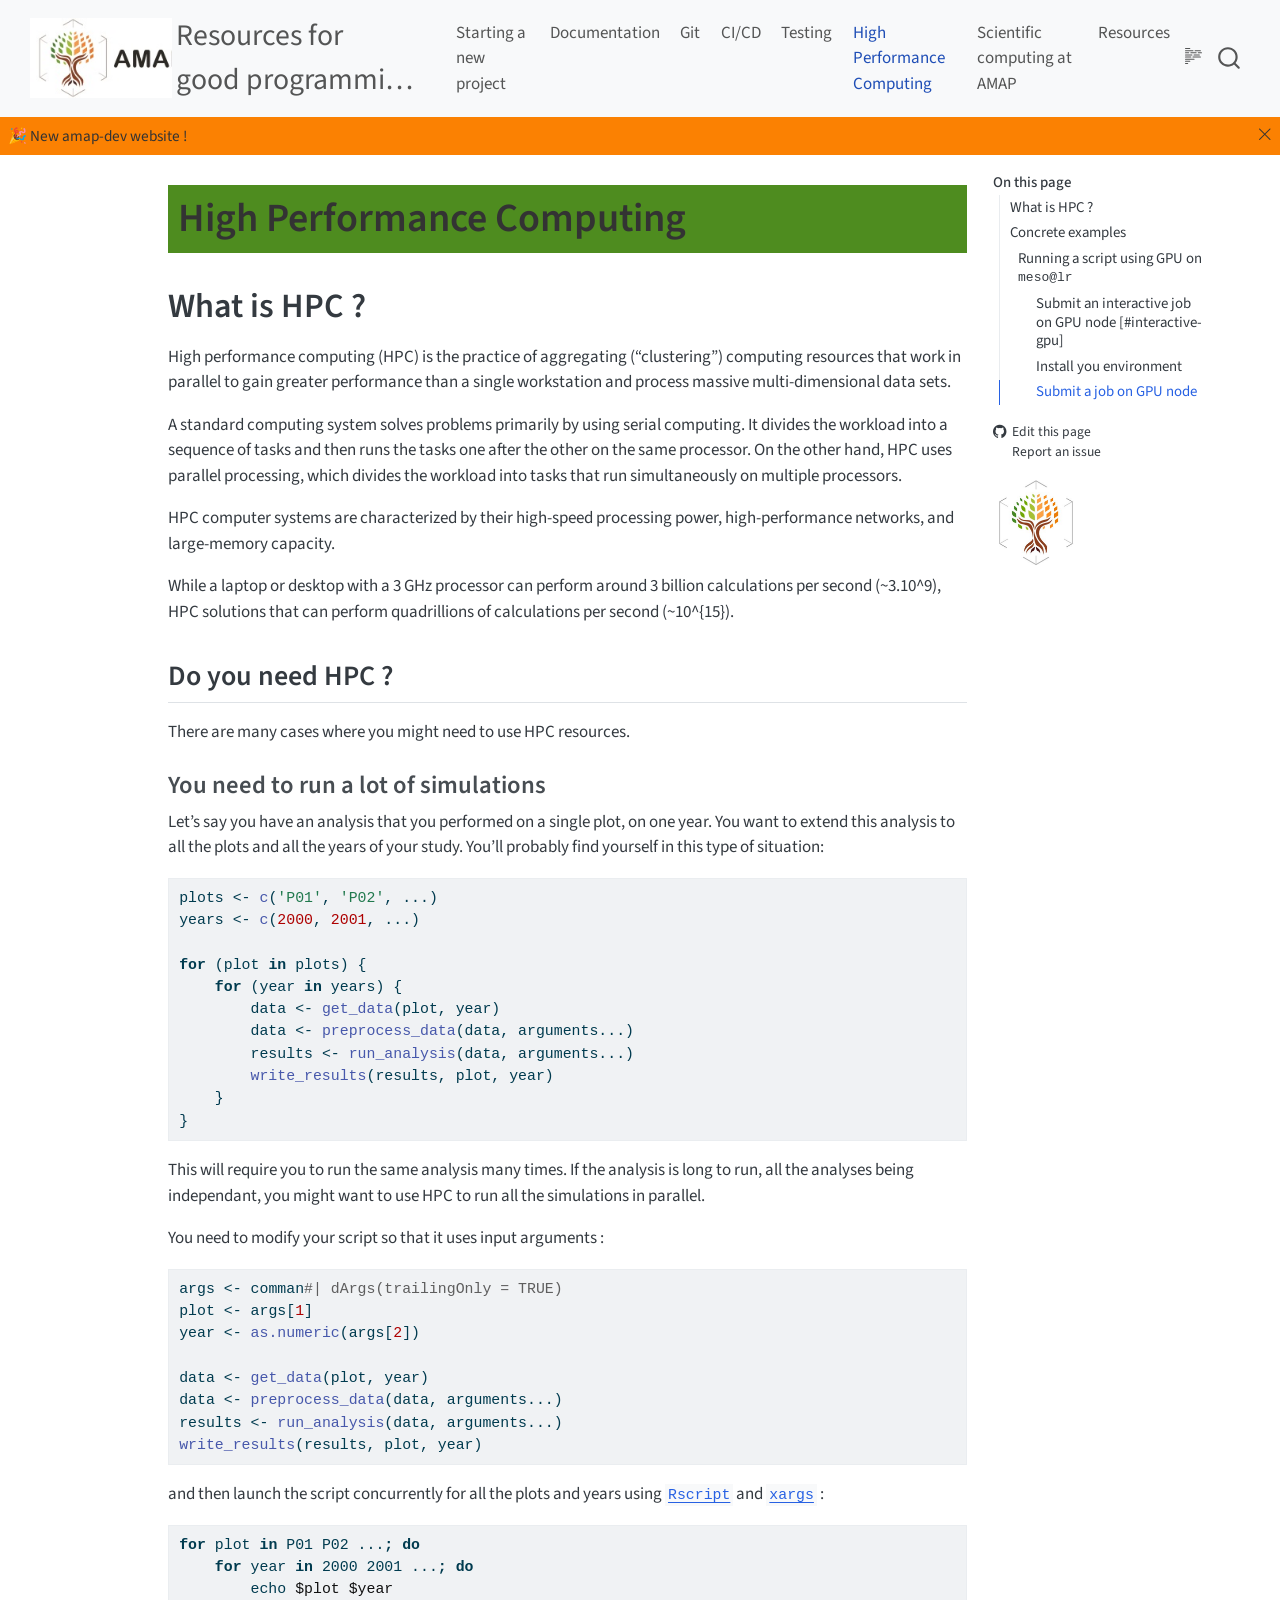
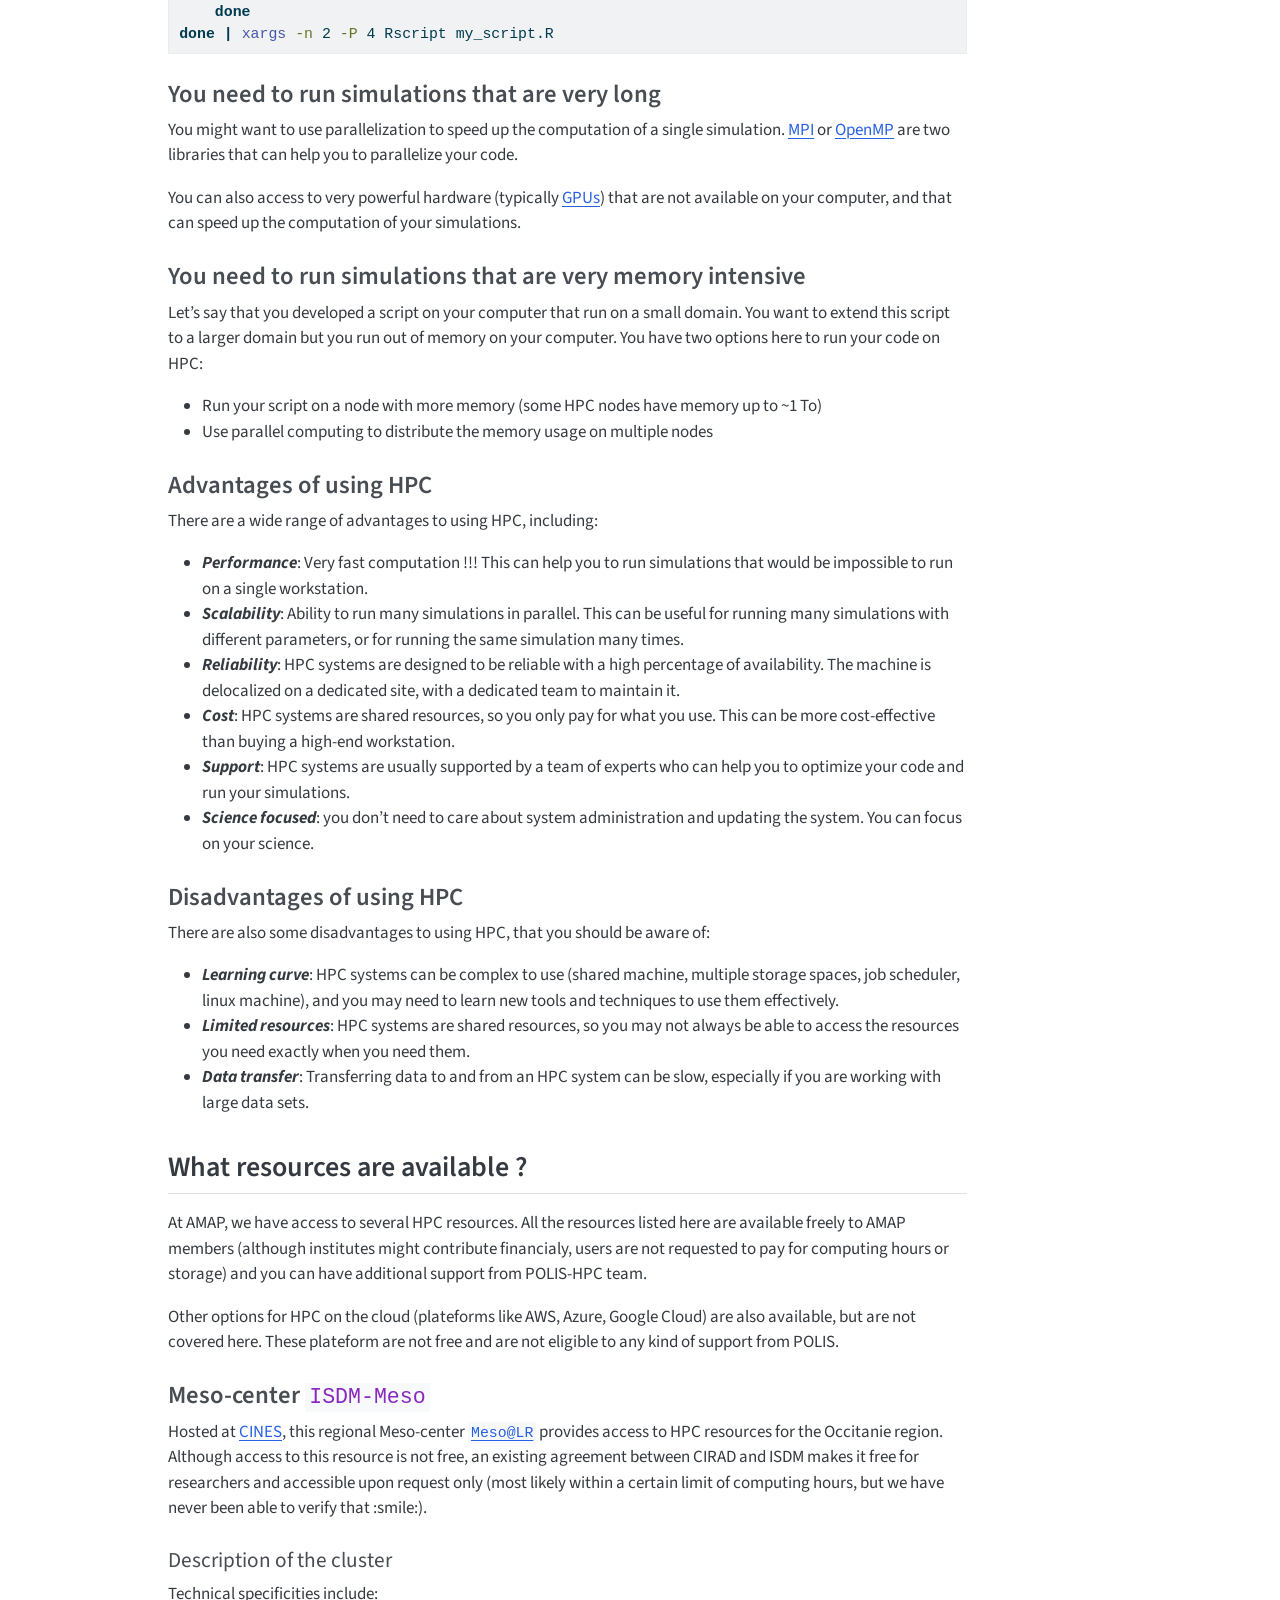
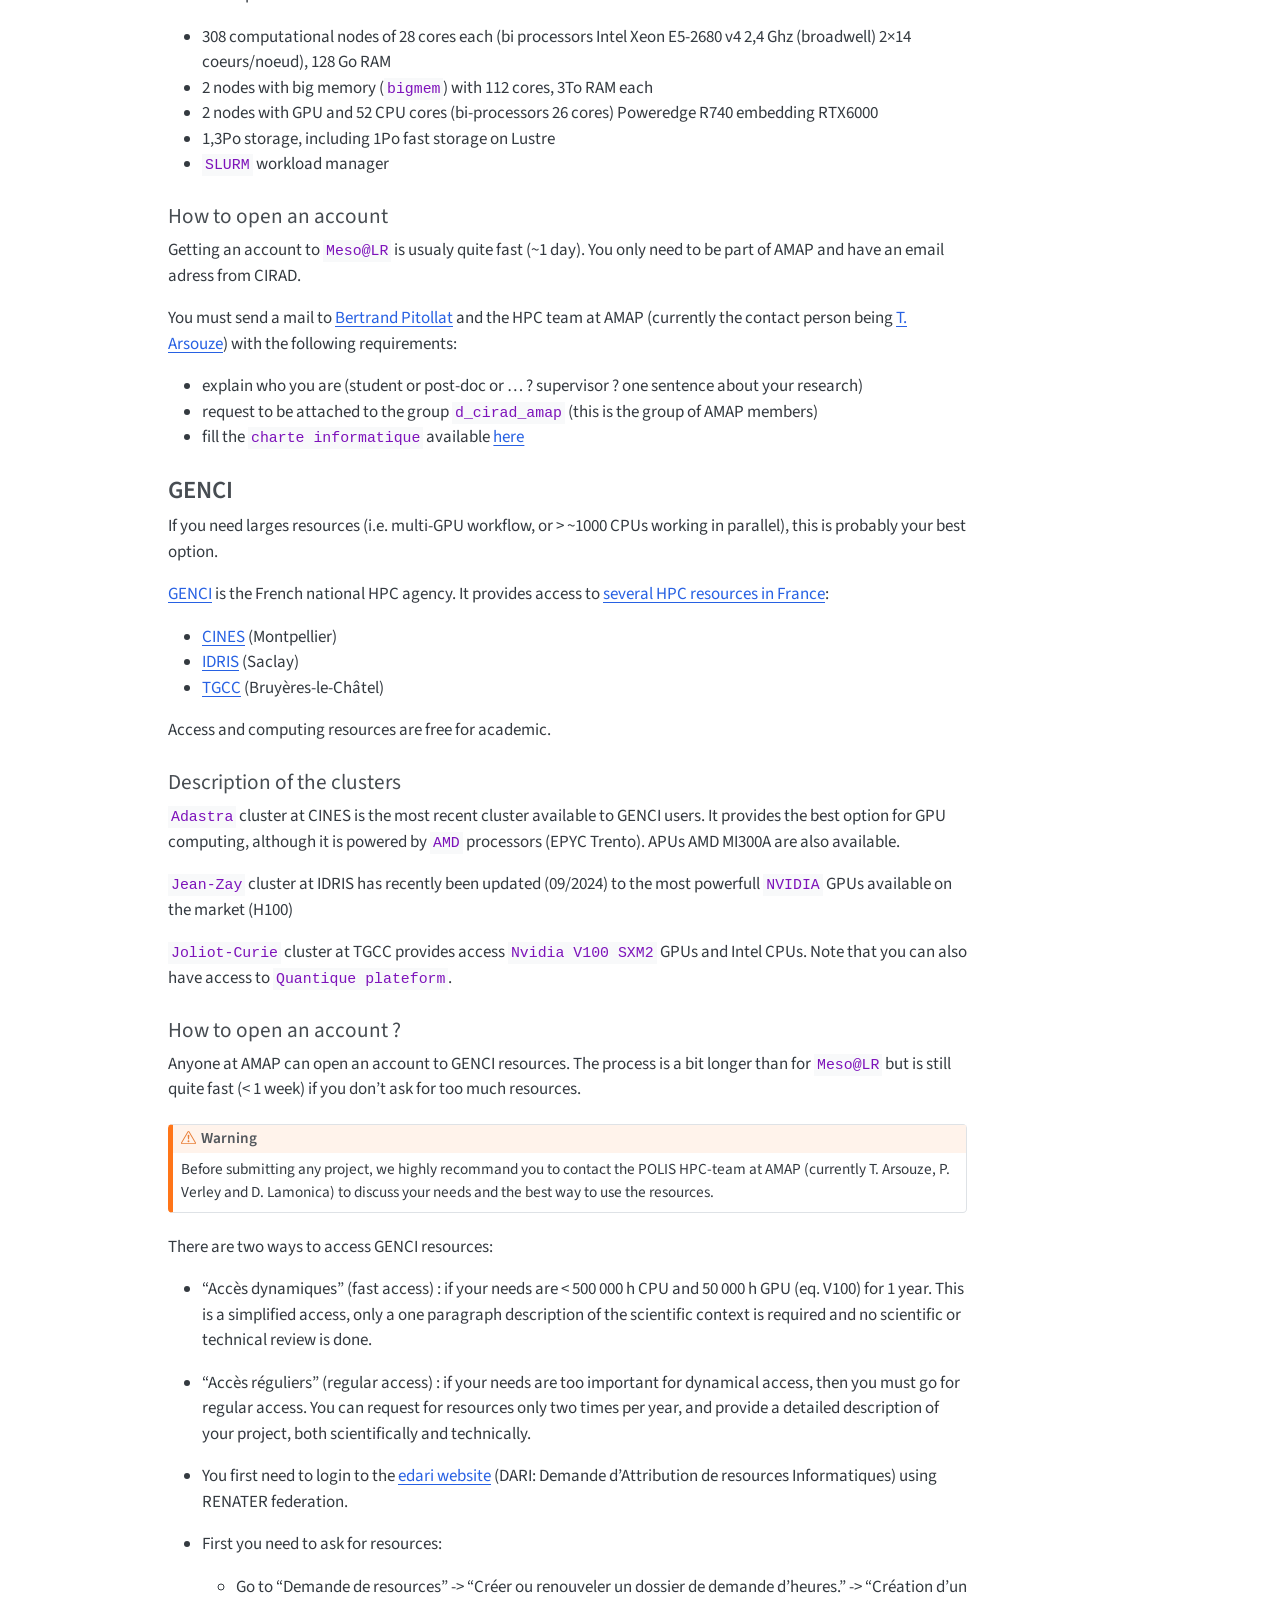
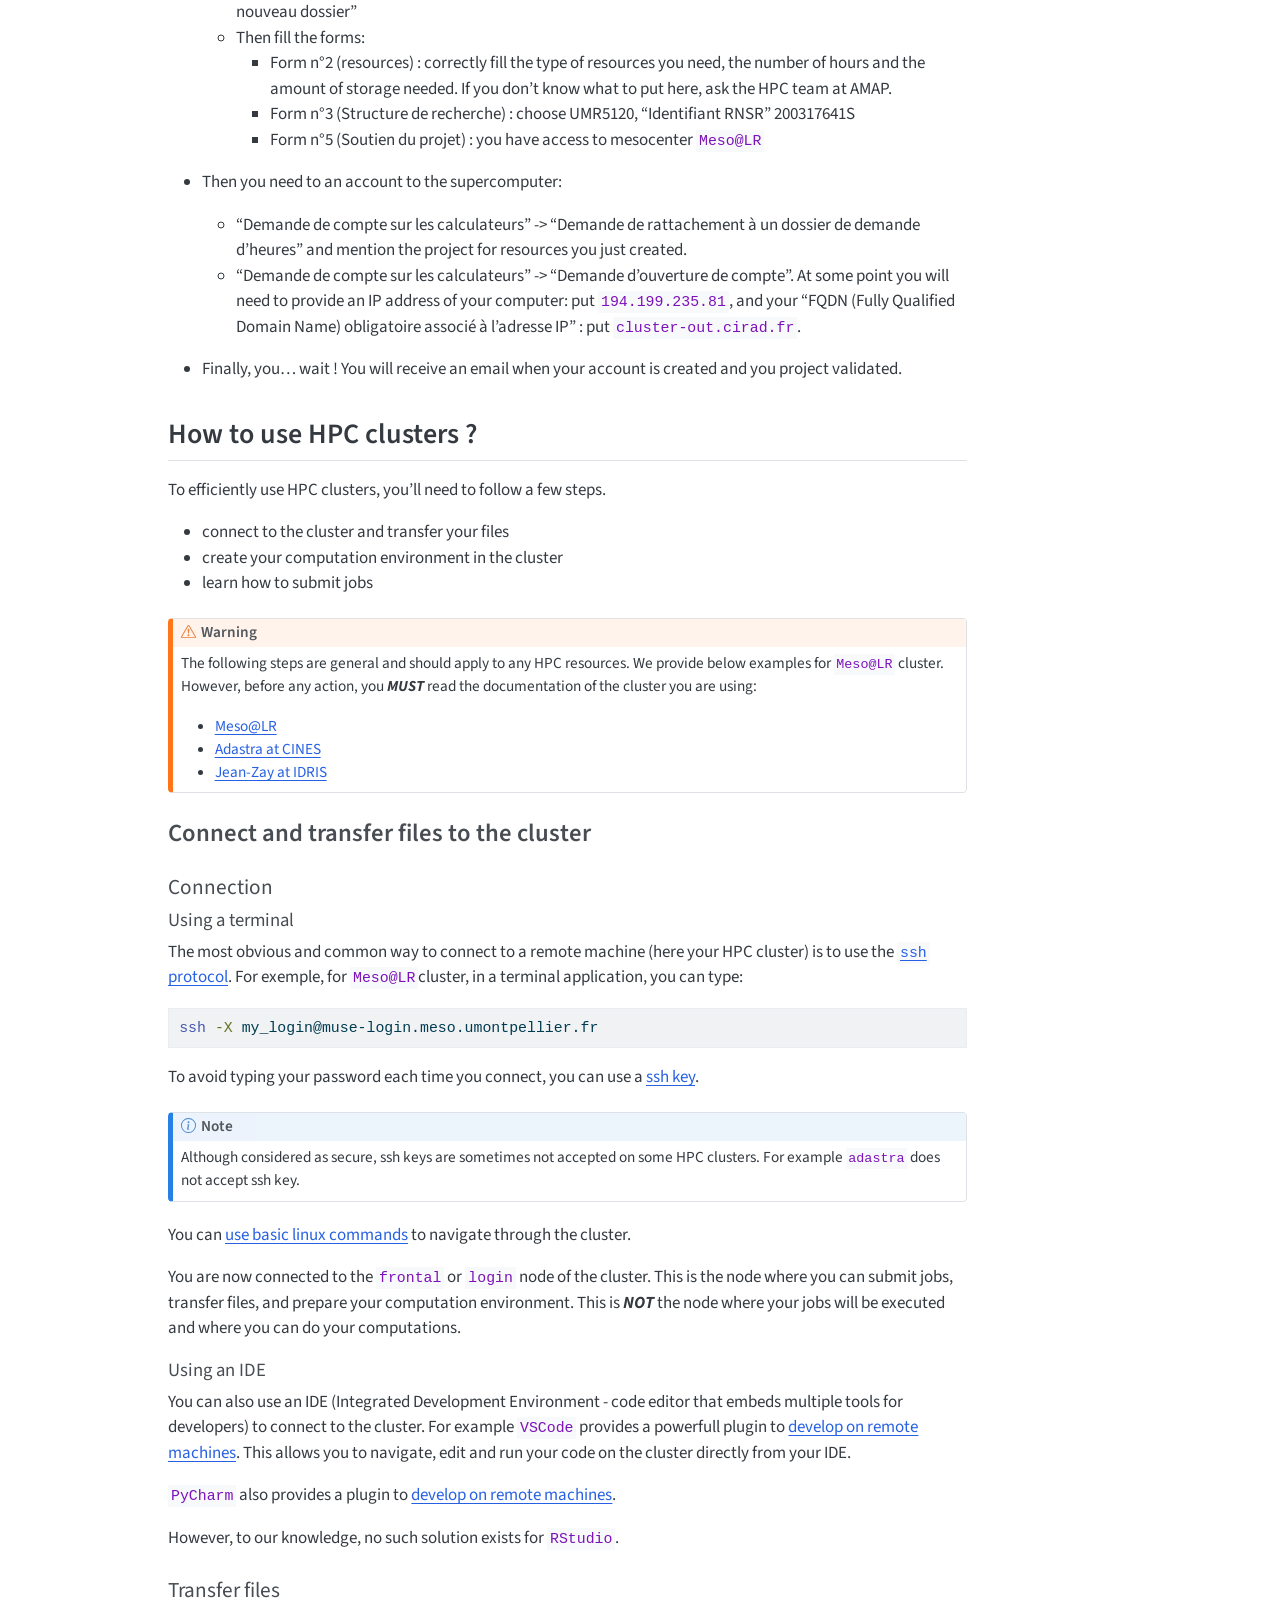
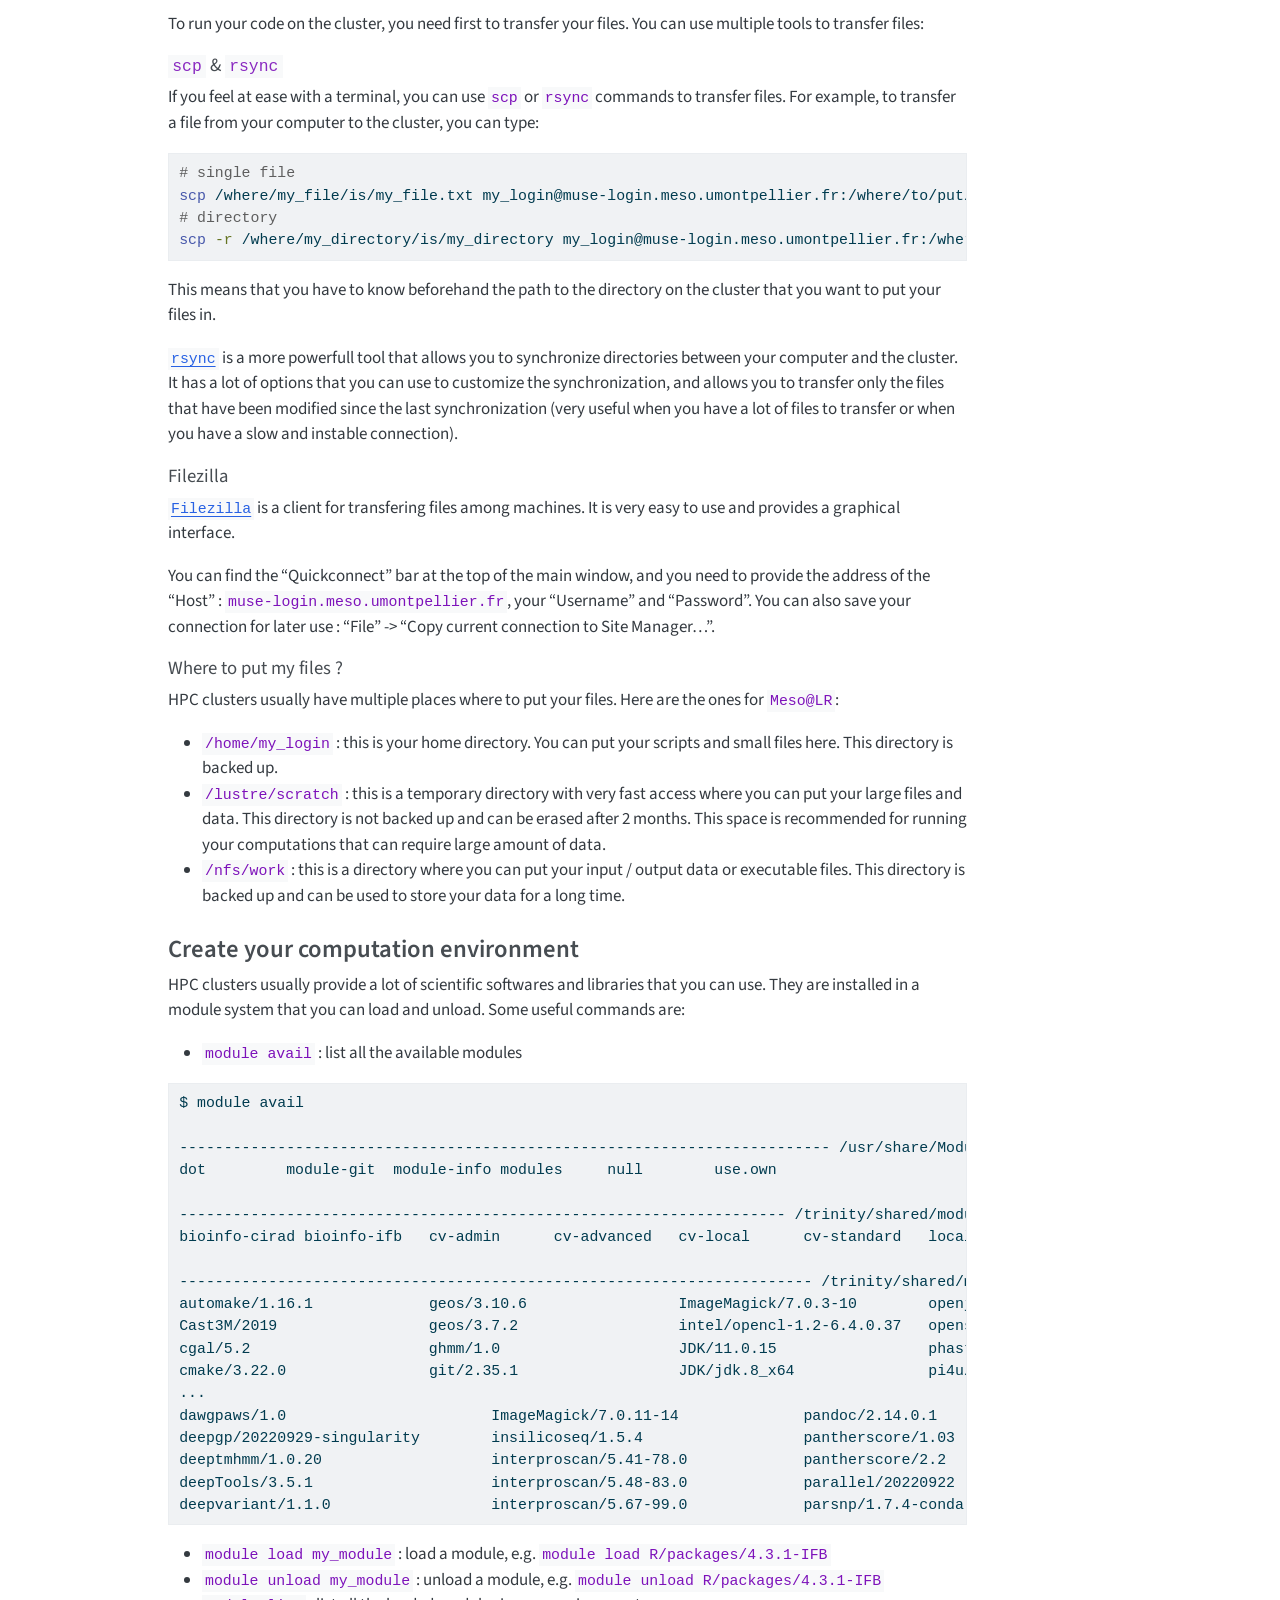
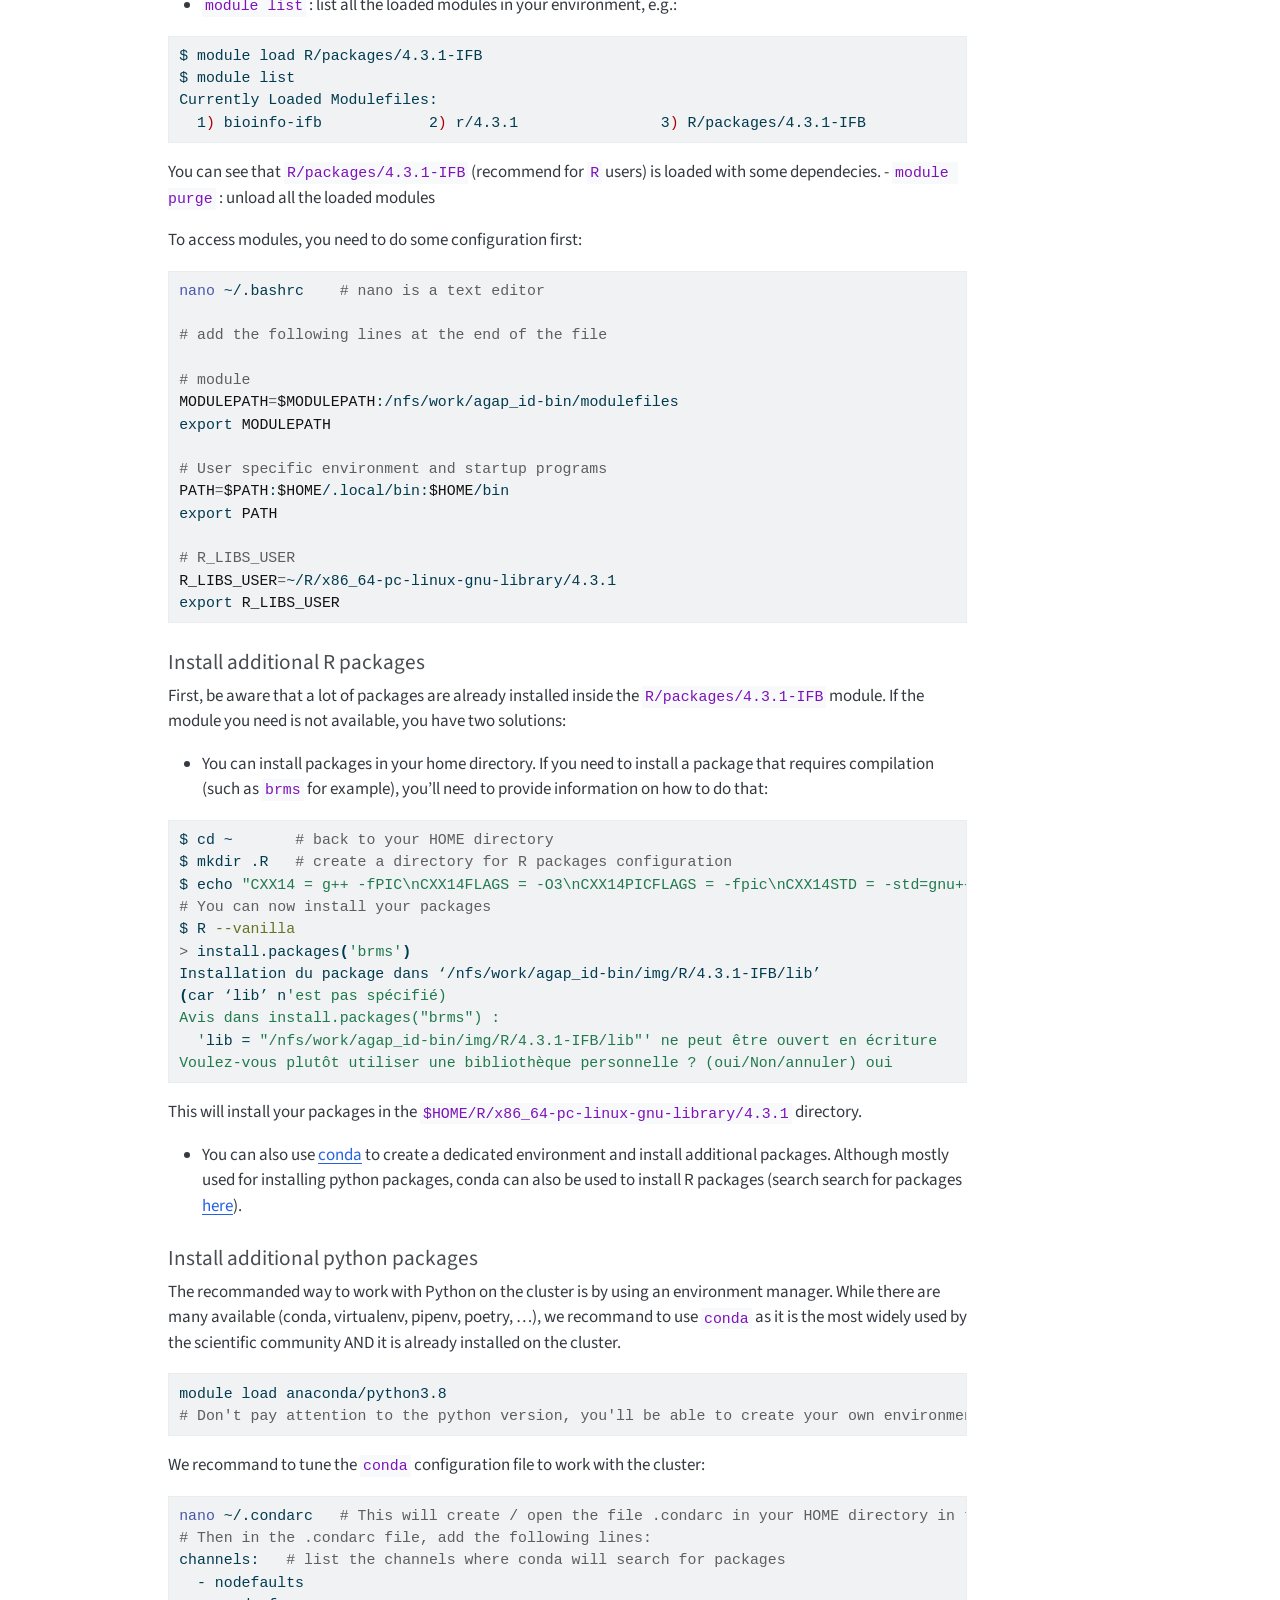
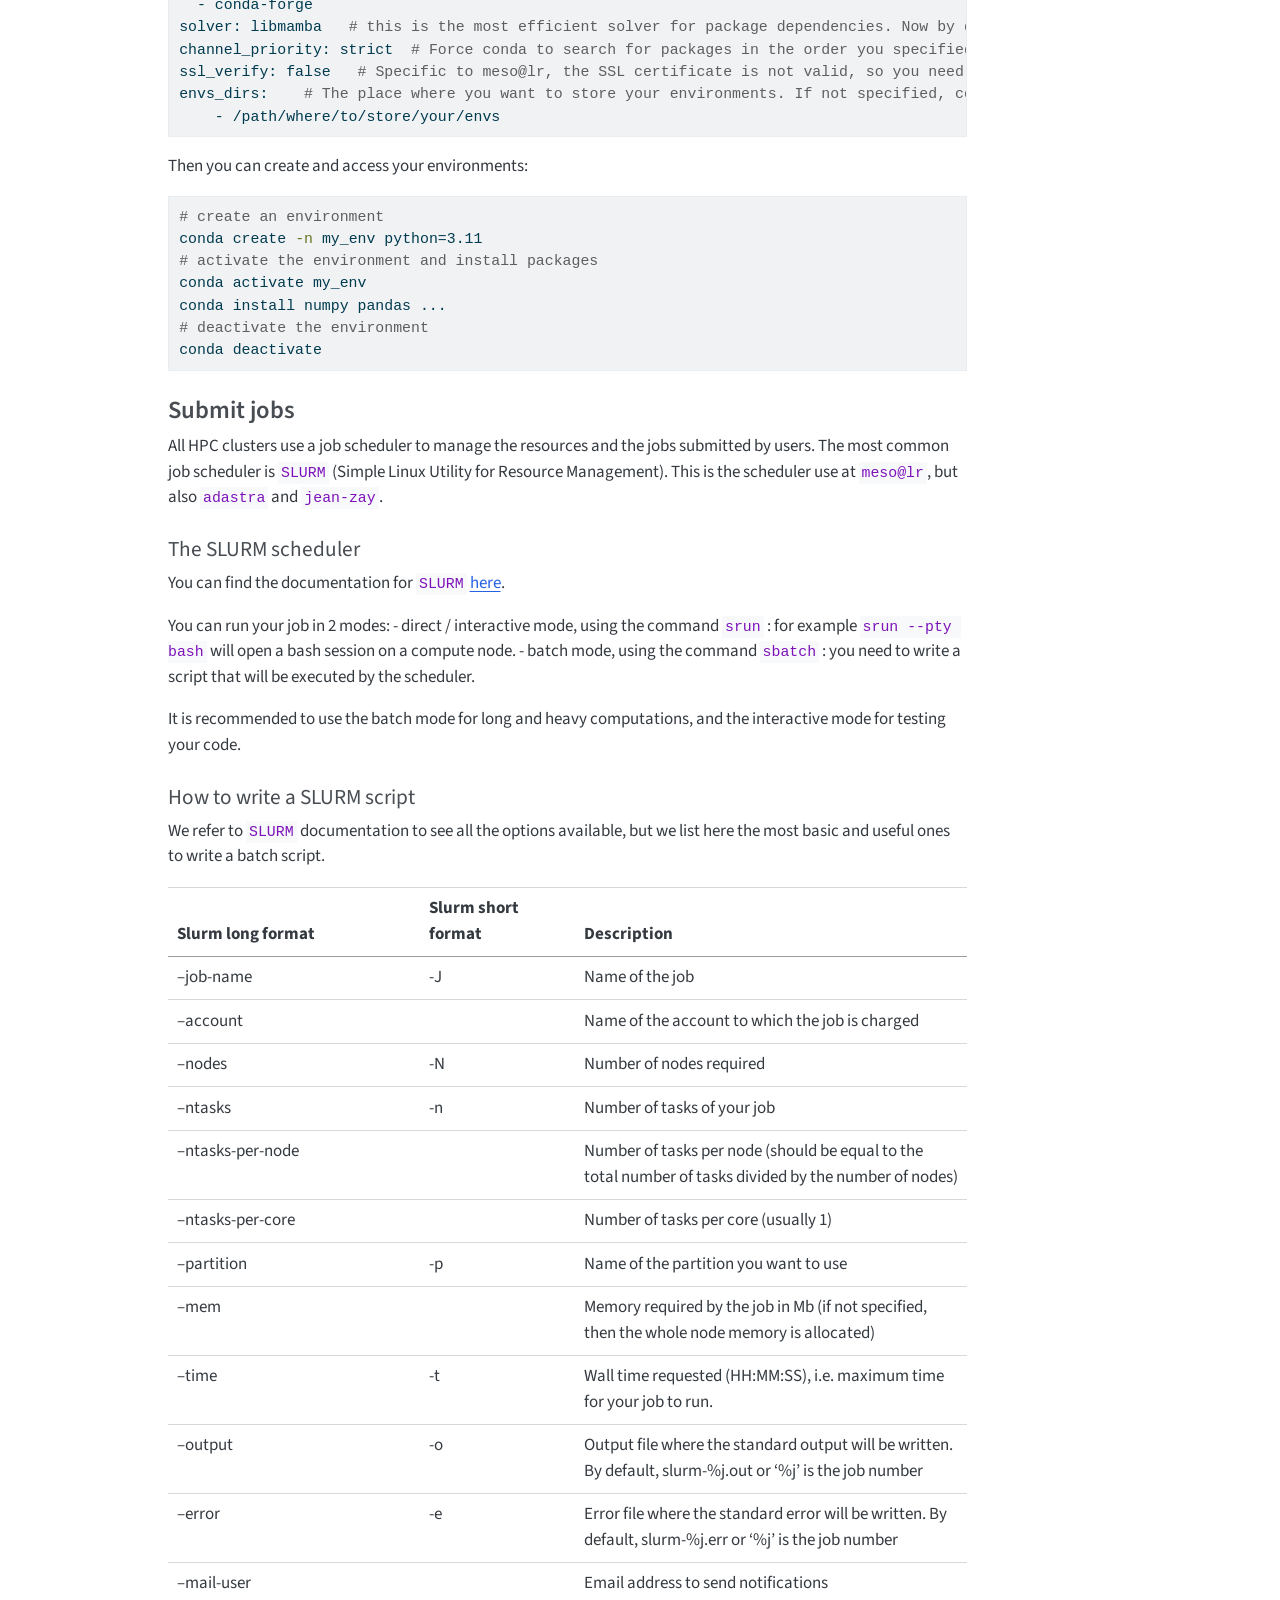
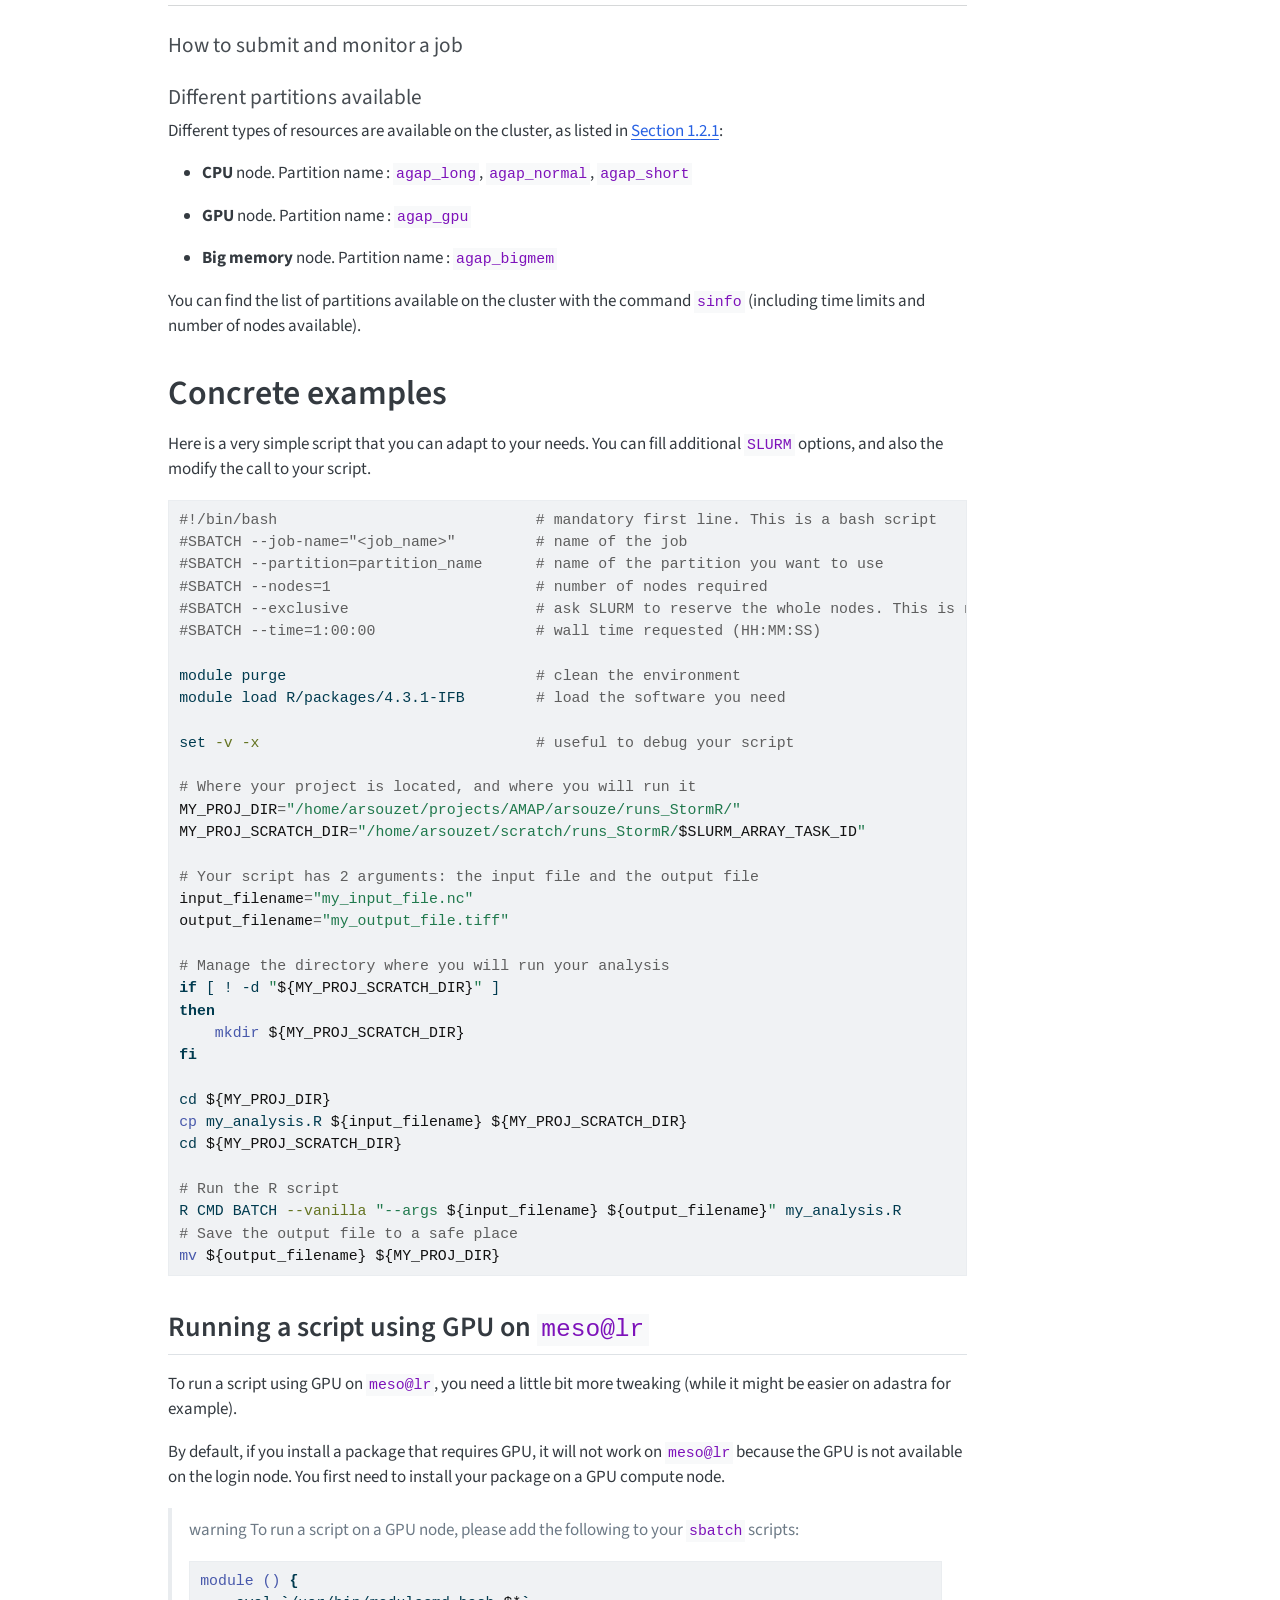
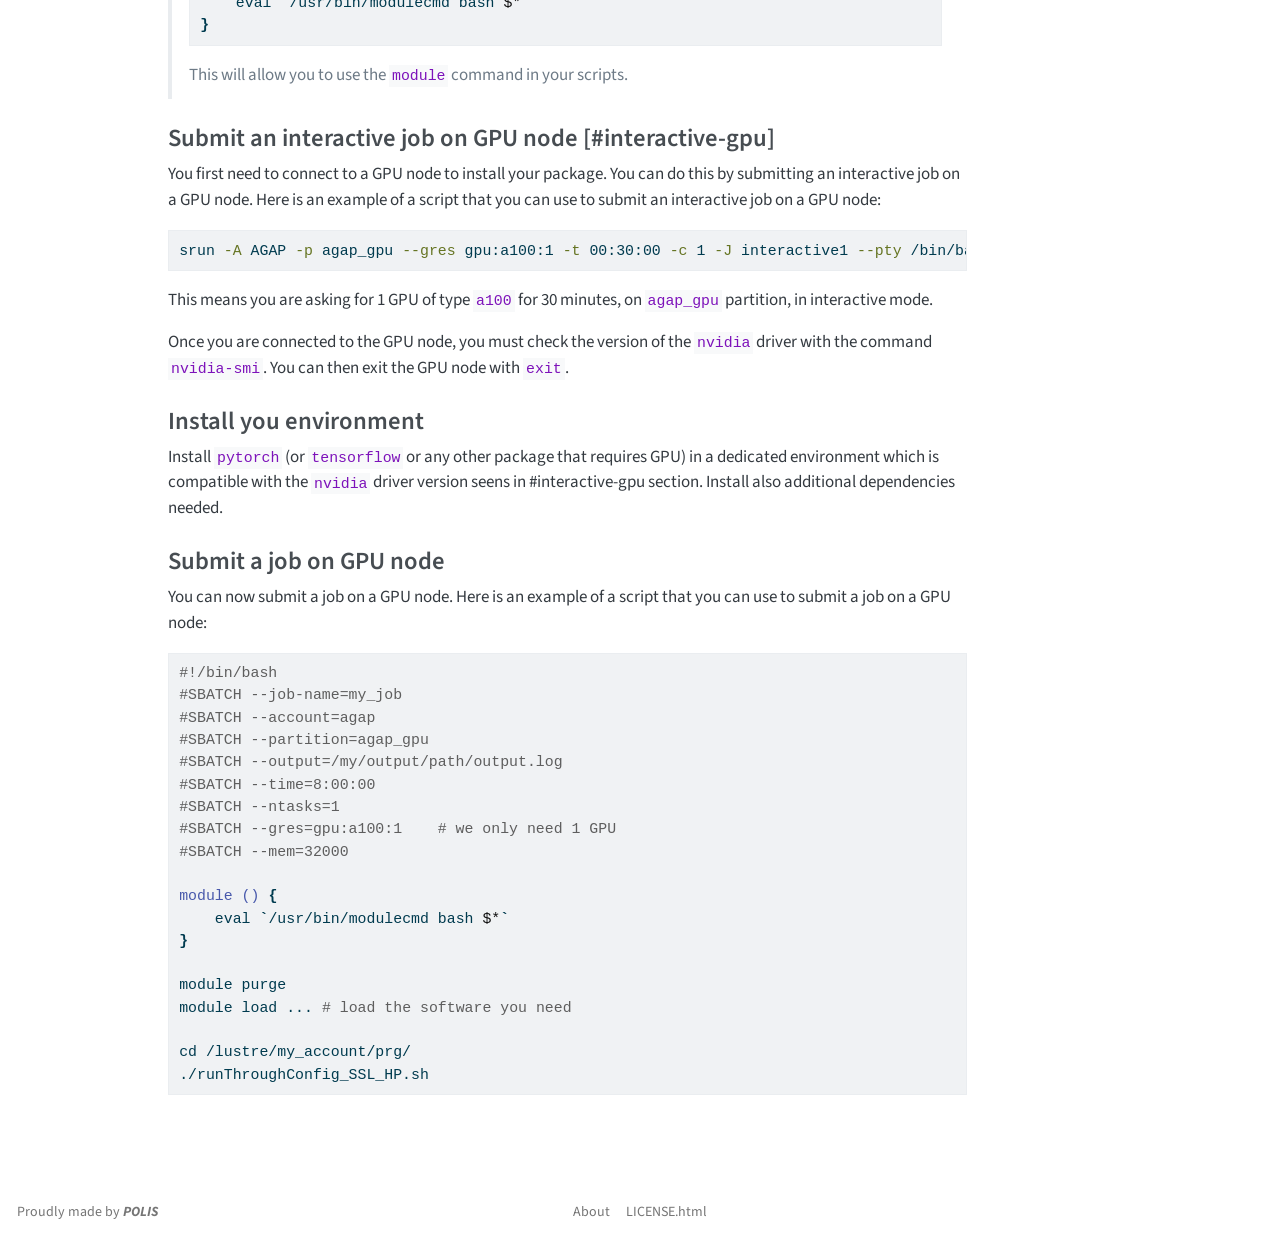
<file: src/hpc.html>
<!DOCTYPE html>
<html xmlns="http://www.w3.org/1999/xhtml" lang="en" xml:lang="en"><head>

<meta charset="utf-8">
<meta name="generator" content="quarto-1.7.31">

<meta name="viewport" content="width=device-width, initial-scale=1.0, user-scalable=yes">


<title>High Performance Computing – Resources for \
good programming practices</title>
<style>
code{white-space: pre-wrap;}
span.smallcaps{font-variant: small-caps;}
div.columns{display: flex; gap: min(4vw, 1.5em);}
div.column{flex: auto; overflow-x: auto;}
div.hanging-indent{margin-left: 1.5em; text-indent: -1.5em;}
ul.task-list{list-style: none;}
ul.task-list li input[type="checkbox"] {
  width: 0.8em;
  margin: 0 0.8em 0.2em -1em; /* quarto-specific, see https://github.com/quarto-dev/quarto-cli/issues/4556 */ 
  vertical-align: middle;
}
/* CSS for syntax highlighting */
html { -webkit-text-size-adjust: 100%; }
pre > code.sourceCode { white-space: pre; position: relative; }
pre > code.sourceCode > span { display: inline-block; line-height: 1.25; }
pre > code.sourceCode > span:empty { height: 1.2em; }
.sourceCode { overflow: visible; }
code.sourceCode > span { color: inherit; text-decoration: inherit; }
div.sourceCode { margin: 1em 0; }
pre.sourceCode { margin: 0; }
@media screen {
div.sourceCode { overflow: auto; }
}
@media print {
pre > code.sourceCode { white-space: pre-wrap; }
pre > code.sourceCode > span { text-indent: -5em; padding-left: 5em; }
}
pre.numberSource code
  { counter-reset: source-line 0; }
pre.numberSource code > span
  { position: relative; left: -4em; counter-increment: source-line; }
pre.numberSource code > span > a:first-child::before
  { content: counter(source-line);
    position: relative; left: -1em; text-align: right; vertical-align: baseline;
    border: none; display: inline-block;
    -webkit-touch-callout: none; -webkit-user-select: none;
    -khtml-user-select: none; -moz-user-select: none;
    -ms-user-select: none; user-select: none;
    padding: 0 4px; width: 4em;
  }
pre.numberSource { margin-left: 3em;  padding-left: 4px; }
div.sourceCode
  {   }
@media screen {
pre > code.sourceCode > span > a:first-child::before { text-decoration: underline; }
}
</style>


<script src="../site_libs/quarto-nav/quarto-nav.js"></script>
<script src="../site_libs/quarto-nav/headroom.min.js"></script>
<script src="../site_libs/clipboard/clipboard.min.js"></script>
<script src="../site_libs/quarto-search/autocomplete.umd.js"></script>
<script src="../site_libs/quarto-search/fuse.min.js"></script>
<script src="../site_libs/quarto-search/quarto-search.js"></script>
<meta name="quarto:offset" content="../">
<link href="..//figures/logo_amap3.jpg" rel="icon" type="image/jpeg">
<script src="../site_libs/quarto-html/quarto.js" type="module"></script>
<script src="../site_libs/quarto-html/tabsets/tabsets.js" type="module"></script>
<script src="../site_libs/quarto-html/popper.min.js"></script>
<script src="../site_libs/quarto-html/tippy.umd.min.js"></script>
<script src="../site_libs/quarto-html/anchor.min.js"></script>
<link href="../site_libs/quarto-html/tippy.css" rel="stylesheet">
<link href="../site_libs/quarto-html/quarto-syntax-highlighting-e1a5c8363afafaef2c763b6775fbf3ca.css" rel="stylesheet" id="quarto-text-highlighting-styles">
<script src="../site_libs/bootstrap/bootstrap.min.js"></script>
<link href="../site_libs/bootstrap/bootstrap-icons.css" rel="stylesheet">
<link href="../site_libs/bootstrap/bootstrap-905433ffa22618bb005779f2b23c5ce0.min.css" rel="stylesheet" append-hash="true" id="quarto-bootstrap" data-mode="light">
<script id="quarto-search-options" type="application/json">{
  "location": "navbar",
  "copy-button": false,
  "collapse-after": 3,
  "panel-placement": "end",
  "type": "overlay",
  "limit": 50,
  "keyboard-shortcut": [
    "f",
    "/",
    "s"
  ],
  "language": {
    "search-no-results-text": "No results",
    "search-matching-documents-text": "matching documents",
    "search-copy-link-title": "Copy link to search",
    "search-hide-matches-text": "Hide additional matches",
    "search-more-match-text": "more match in this document",
    "search-more-matches-text": "more matches in this document",
    "search-clear-button-title": "Clear",
    "search-text-placeholder": "",
    "search-detached-cancel-button-title": "Cancel",
    "search-submit-button-title": "Submit",
    "search-label": "Search"
  }
}</script>


<link rel="stylesheet" href="../styles.css">
</head>

<body class="nav-fixed quarto-light">

<div id="quarto-search-results"></div>
  <header id="quarto-header" class="headroom fixed-top">
    <nav class="navbar navbar-expand-lg " data-bs-theme="dark">
      <div class="navbar-container container-fluid">
      <div class="navbar-brand-container mx-auto">
    <a href="../index.html" class="navbar-brand navbar-brand-logo">
    <img src="../figures/logo_amap1.jpg" alt="" class="navbar-logo">
    </a>
    <a class="navbar-brand" href="../index.html">
    <span class="navbar-title">Resources for<br>
good programming practices</span>
    </a>
  </div>
            <div id="quarto-search" class="" title="Search"></div>
          <button class="navbar-toggler" type="button" data-bs-toggle="collapse" data-bs-target="#navbarCollapse" aria-controls="navbarCollapse" role="menu" aria-expanded="false" aria-label="Toggle navigation" onclick="if (window.quartoToggleHeadroom) { window.quartoToggleHeadroom(); }">
  <span class="navbar-toggler-icon"></span>
</button>
          <div class="collapse navbar-collapse" id="navbarCollapse">
            <ul class="navbar-nav navbar-nav-scroll ms-auto">
  <li class="nav-item">
    <a class="nav-link" href="../src/starting_project.html"> 
<span class="menu-text">Starting a new project</span></a>
  </li>  
  <li class="nav-item">
    <a class="nav-link" href="../src/documentation.html"> 
<span class="menu-text">Documentation</span></a>
  </li>  
  <li class="nav-item">
    <a class="nav-link" href="../src/git.html"> 
<span class="menu-text">Git</span></a>
  </li>  
  <li class="nav-item">
    <a class="nav-link" href="../src/ci_cd.html"> 
<span class="menu-text">CI/CD</span></a>
  </li>  
  <li class="nav-item">
    <a class="nav-link" href="../src/testing.html"> 
<span class="menu-text">Testing</span></a>
  </li>  
  <li class="nav-item">
    <a class="nav-link active" href="../src/hpc.html" aria-current="page"> 
<span class="menu-text">High Performance Computing</span></a>
  </li>  
  <li class="nav-item">
    <a class="nav-link" href="../src/amap.html"> 
<span class="menu-text">Scientific computing at AMAP</span></a>
  </li>  
  <li class="nav-item">
    <a class="nav-link" href="../src/resources.html"> 
<span class="menu-text">Resources</span></a>
  </li>  
</ul>
          </div> <!-- /navcollapse -->
            <div class="quarto-navbar-tools">
  <a href="" class="quarto-reader-toggle quarto-navigation-tool px-1" onclick="window.quartoToggleReader(); return false;" title="Toggle reader mode">
  <div class="quarto-reader-toggle-btn">
  <i class="bi"></i>
  </div>
</a>
</div>
      </div> <!-- /container-fluid -->
    </nav>
  <div id="quarto-announcement" data-announcement-id="b002af54c7555f7f28fc4027c1add4d9" class="alert alert-primary hidden"><div class="quarto-announcement-content">
<p>🎉 New amap-dev website !</p>
</div><i class="bi bi-x-lg quarto-announcement-action"></i></div>
</header>
<!-- content -->
<div id="quarto-content" class="quarto-container page-columns page-rows-contents page-layout-article page-navbar">
<!-- sidebar -->
<!-- margin-sidebar -->
    <div id="quarto-margin-sidebar" class="sidebar margin-sidebar">
        <nav id="TOC" role="doc-toc" class="toc-active">
    <h2 id="toc-title">On this page</h2>
   
  <ul>
  <li><a href="#what-is-hpc" id="toc-what-is-hpc" class="nav-link active" data-scroll-target="#what-is-hpc">What is HPC ?</a>
  <ul class="collapse">
  <li><a href="#do-you-need-hpc" id="toc-do-you-need-hpc" class="nav-link" data-scroll-target="#do-you-need-hpc">Do you need HPC ?</a>
  <ul class="collapse">
  <li><a href="#you-need-to-run-a-lot-of-simulations" id="toc-you-need-to-run-a-lot-of-simulations" class="nav-link" data-scroll-target="#you-need-to-run-a-lot-of-simulations">You need to run a lot of simulations</a></li>
  <li><a href="#you-need-to-run-simulations-that-are-very-long" id="toc-you-need-to-run-simulations-that-are-very-long" class="nav-link" data-scroll-target="#you-need-to-run-simulations-that-are-very-long">You need to run simulations that are very long</a></li>
  <li><a href="#you-need-to-run-simulations-that-are-very-memory-intensive" id="toc-you-need-to-run-simulations-that-are-very-memory-intensive" class="nav-link" data-scroll-target="#you-need-to-run-simulations-that-are-very-memory-intensive">You need to run simulations that are very memory intensive</a></li>
  <li><a href="#advantages-of-using-hpc" id="toc-advantages-of-using-hpc" class="nav-link" data-scroll-target="#advantages-of-using-hpc">Advantages of using HPC</a></li>
  <li><a href="#disadvantages-of-using-hpc" id="toc-disadvantages-of-using-hpc" class="nav-link" data-scroll-target="#disadvantages-of-using-hpc">Disadvantages of using HPC</a></li>
  </ul></li>
  <li><a href="#what-resources-are-available" id="toc-what-resources-are-available" class="nav-link" data-scroll-target="#what-resources-are-available">What resources are available ?</a>
  <ul class="collapse">
  <li><a href="#sec-mesolr" id="toc-sec-mesolr" class="nav-link" data-scroll-target="#sec-mesolr">Meso-center <code>ISDM-Meso</code></a></li>
  <li><a href="#genci" id="toc-genci" class="nav-link" data-scroll-target="#genci">GENCI</a></li>
  </ul></li>
  <li><a href="#how-to-use-hpc-clusters" id="toc-how-to-use-hpc-clusters" class="nav-link" data-scroll-target="#how-to-use-hpc-clusters">How to use HPC clusters ?</a>
  <ul class="collapse">
  <li><a href="#connect-and-transfer-files-to-the-cluster" id="toc-connect-and-transfer-files-to-the-cluster" class="nav-link" data-scroll-target="#connect-and-transfer-files-to-the-cluster">Connect and transfer files to the cluster</a></li>
  <li><a href="#create-your-computation-environment" id="toc-create-your-computation-environment" class="nav-link" data-scroll-target="#create-your-computation-environment">Create your computation environment</a></li>
  <li><a href="#submit-jobs" id="toc-submit-jobs" class="nav-link" data-scroll-target="#submit-jobs">Submit jobs</a></li>
  </ul></li>
  </ul></li>
  <li><a href="#concrete-examples" id="toc-concrete-examples" class="nav-link" data-scroll-target="#concrete-examples">Concrete examples</a>
  <ul class="collapse">
  <li><a href="#running-a-script-using-gpu-on-mesolr" id="toc-running-a-script-using-gpu-on-mesolr" class="nav-link" data-scroll-target="#running-a-script-using-gpu-on-mesolr">Running a script using GPU on <code>meso@lr</code></a>
  <ul class="collapse">
  <li><a href="#submit-an-interactive-job-on-gpu-node-interactive-gpu" id="toc-submit-an-interactive-job-on-gpu-node-interactive-gpu" class="nav-link" data-scroll-target="#submit-an-interactive-job-on-gpu-node-interactive-gpu">Submit an interactive job on GPU node [#interactive-gpu]</a></li>
  <li><a href="#install-you-environment" id="toc-install-you-environment" class="nav-link" data-scroll-target="#install-you-environment">Install you environment</a></li>
  <li><a href="#submit-a-job-on-gpu-node" id="toc-submit-a-job-on-gpu-node" class="nav-link" data-scroll-target="#submit-a-job-on-gpu-node">Submit a job on GPU node</a></li>
  </ul></li>
  </ul></li>
  </ul>
<div class="toc-actions"><ul><li><a href="https://github.com/umr-amap/amap-dev-website/edit/main/src/hpc.qmd" class="toc-action"><i class="bi bi-github"></i>Edit this page</a></li><li><a href="https://github.com/umr-amap/amap-dev-website/issues" class="toc-action"><i class="bi empty"></i>Report an issue</a></li></ul></div></nav>
    <div class="quarto-margin-footer"><div class="margin-footer-item">
<p><img src="../figures/logo_amap3.jpg" class="img-fluid" style="width:40.0%"></p>
</div></div></div>
<!-- main -->
<main class="content" id="quarto-document-content">

<header id="title-block-header" class="quarto-title-block default">
<div class="quarto-title">
<h1 class="title">High Performance Computing</h1>
</div>



<div class="quarto-title-meta">

    
  
    
  </div>
  


</header>


<section id="what-is-hpc" class="level1">
<h1>What is HPC ?</h1>
<p>High performance computing (HPC) is the practice of aggregating (“clustering”) computing resources that work in parallel to gain greater performance than a single workstation and process massive multi-dimensional data sets.</p>
<p>A standard computing system solves problems primarily by using serial computing. It divides the workload into a sequence of tasks and then runs the tasks one after the other on the same processor. On the other hand, HPC uses parallel processing, which divides the workload into tasks that run simultaneously on multiple processors.</p>
<p>HPC computer systems are characterized by their high-speed processing power, high-performance networks, and large-memory capacity.</p>
<p>While a laptop or desktop with a 3 GHz processor can perform around 3 billion calculations per second (~3.10^9), HPC solutions that can perform quadrillions of calculations per second (~10^{15}).</p>
<section id="do-you-need-hpc" class="level2">
<h2 class="anchored" data-anchor-id="do-you-need-hpc">Do you need HPC ?</h2>
<p>There are many cases where you might need to use HPC resources.</p>
<section id="you-need-to-run-a-lot-of-simulations" class="level3">
<h3 class="anchored" data-anchor-id="you-need-to-run-a-lot-of-simulations">You need to run a lot of simulations</h3>
<p>Let’s say you have an analysis that you performed on a single plot, on one year. You want to extend this analysis to all the plots and all the years of your study. You’ll probably find yourself in this type of situation:</p>
<div class="cell">
<div class="sourceCode cell-code" id="cb1"><pre class="sourceCode r code-with-copy"><code class="sourceCode r"><span id="cb1-1"><a href="#cb1-1" aria-hidden="true" tabindex="-1"></a>plots <span class="ot">&lt;-</span> <span class="fu">c</span>(<span class="st">'P01'</span>, <span class="st">'P02'</span>, ...)</span>
<span id="cb1-2"><a href="#cb1-2" aria-hidden="true" tabindex="-1"></a>years <span class="ot">&lt;-</span> <span class="fu">c</span>(<span class="dv">2000</span>, <span class="dv">2001</span>, ...)</span>
<span id="cb1-3"><a href="#cb1-3" aria-hidden="true" tabindex="-1"></a></span>
<span id="cb1-4"><a href="#cb1-4" aria-hidden="true" tabindex="-1"></a><span class="cf">for</span> (plot <span class="cf">in</span> plots) {</span>
<span id="cb1-5"><a href="#cb1-5" aria-hidden="true" tabindex="-1"></a>    <span class="cf">for</span> (year <span class="cf">in</span> years) {</span>
<span id="cb1-6"><a href="#cb1-6" aria-hidden="true" tabindex="-1"></a>        data <span class="ot">&lt;-</span> <span class="fu">get_data</span>(plot, year)</span>
<span id="cb1-7"><a href="#cb1-7" aria-hidden="true" tabindex="-1"></a>        data <span class="ot">&lt;-</span> <span class="fu">preprocess_data</span>(data, arguments...)</span>
<span id="cb1-8"><a href="#cb1-8" aria-hidden="true" tabindex="-1"></a>        results <span class="ot">&lt;-</span> <span class="fu">run_analysis</span>(data, arguments...)</span>
<span id="cb1-9"><a href="#cb1-9" aria-hidden="true" tabindex="-1"></a>        <span class="fu">write_results</span>(results, plot, year)</span>
<span id="cb1-10"><a href="#cb1-10" aria-hidden="true" tabindex="-1"></a>    }</span>
<span id="cb1-11"><a href="#cb1-11" aria-hidden="true" tabindex="-1"></a>}</span></code><button title="Copy to Clipboard" class="code-copy-button"><i class="bi"></i></button></pre></div>
</div>
<p>This will require you to run the same analysis many times. If the analysis is long to run, all the analyses being independant, you might want to use HPC to run all the simulations in parallel.</p>
<p>You need to modify your script so that it uses input arguments :</p>
<div class="cell">
<div class="sourceCode cell-code" id="cb2"><pre class="sourceCode r code-with-copy"><code class="sourceCode r"><span id="cb2-1"><a href="#cb2-1" aria-hidden="true" tabindex="-1"></a>args <span class="ot">&lt;-</span> comman<span class="co">#| dArgs(trailingOnly = TRUE)</span></span>
<span id="cb2-2"><a href="#cb2-2" aria-hidden="true" tabindex="-1"></a>plot <span class="ot">&lt;-</span> args[<span class="dv">1</span>]</span>
<span id="cb2-3"><a href="#cb2-3" aria-hidden="true" tabindex="-1"></a>year <span class="ot">&lt;-</span> <span class="fu">as.numeric</span>(args[<span class="dv">2</span>])</span>
<span id="cb2-4"><a href="#cb2-4" aria-hidden="true" tabindex="-1"></a></span>
<span id="cb2-5"><a href="#cb2-5" aria-hidden="true" tabindex="-1"></a>data <span class="ot">&lt;-</span> <span class="fu">get_data</span>(plot, year)</span>
<span id="cb2-6"><a href="#cb2-6" aria-hidden="true" tabindex="-1"></a>data <span class="ot">&lt;-</span> <span class="fu">preprocess_data</span>(data, arguments...)</span>
<span id="cb2-7"><a href="#cb2-7" aria-hidden="true" tabindex="-1"></a>results <span class="ot">&lt;-</span> <span class="fu">run_analysis</span>(data, arguments...)</span>
<span id="cb2-8"><a href="#cb2-8" aria-hidden="true" tabindex="-1"></a><span class="fu">write_results</span>(results, plot, year)</span></code><button title="Copy to Clipboard" class="code-copy-button"><i class="bi"></i></button></pre></div>
</div>
<p>and then launch the script concurrently for all the plots and years using <a href="https://www.rdocumentation.org/packages/utils/versions/3.6.2/topics/Rscript"><code>Rscript</code></a> and <a href="https://www.man7.org/linux/man-pages/man1/xargs.1.html"><code>xargs</code></a> :</p>
<div class="sourceCode" id="cb3"><pre class="sourceCode bash code-with-copy"><code class="sourceCode bash"><span id="cb3-1"><a href="#cb3-1" aria-hidden="true" tabindex="-1"></a><span class="cf">for</span> plot <span class="kw">in</span> P01 P02 ...<span class="kw">;</span> <span class="cf">do</span></span>
<span id="cb3-2"><a href="#cb3-2" aria-hidden="true" tabindex="-1"></a>    <span class="cf">for</span> year <span class="kw">in</span> 2000 2001 ...<span class="kw">;</span> <span class="cf">do</span></span>
<span id="cb3-3"><a href="#cb3-3" aria-hidden="true" tabindex="-1"></a>        <span class="bu">echo</span> <span class="va">$plot</span> <span class="va">$year</span></span>
<span id="cb3-4"><a href="#cb3-4" aria-hidden="true" tabindex="-1"></a>    <span class="cf">done</span></span>
<span id="cb3-5"><a href="#cb3-5" aria-hidden="true" tabindex="-1"></a><span class="cf">done</span> <span class="kw">|</span> <span class="fu">xargs</span> <span class="at">-n</span> 2 <span class="at">-P</span> 4 Rscript my_script.R</span></code><button title="Copy to Clipboard" class="code-copy-button"><i class="bi"></i></button></pre></div>
</section>
<section id="you-need-to-run-simulations-that-are-very-long" class="level3">
<h3 class="anchored" data-anchor-id="you-need-to-run-simulations-that-are-very-long">You need to run simulations that are very long</h3>
<p>You might want to use parallelization to speed up the computation of a single simulation. <a href="https://en.wikipedia.org/wiki/Message_Passing_Interface">MPI</a> or <a href="https://en.wikipedia.org/wiki/OpenMP">OpenMP</a> are two libraries that can help you to parallelize your code.</p>
<p>You can also access to very powerful hardware (typically <a href="https://en.wikipedia.org/wiki/Graphics_processing_unit">GPUs</a>) that are not available on your computer, and that can speed up the computation of your simulations.</p>
</section>
<section id="you-need-to-run-simulations-that-are-very-memory-intensive" class="level3">
<h3 class="anchored" data-anchor-id="you-need-to-run-simulations-that-are-very-memory-intensive">You need to run simulations that are very memory intensive</h3>
<p>Let’s say that you developed a script on your computer that run on a small domain. You want to extend this script to a larger domain but you run out of memory on your computer. You have two options here to run your code on HPC:</p>
<ul>
<li>Run your script on a node with more memory (some HPC nodes have memory up to ~1 To)</li>
<li>Use parallel computing to distribute the memory usage on multiple nodes</li>
</ul>
</section>
<section id="advantages-of-using-hpc" class="level3">
<h3 class="anchored" data-anchor-id="advantages-of-using-hpc">Advantages of using HPC</h3>
<p>There are a wide range of advantages to using HPC, including:</p>
<ul>
<li><strong><em>Performance</em></strong>: Very fast computation !!! This can help you to run simulations that would be impossible to run on a single workstation.</li>
<li><strong><em>Scalability</em></strong>: Ability to run many simulations in parallel. This can be useful for running many simulations with different parameters, or for running the same simulation many times.</li>
<li><strong><em>Reliability</em></strong>: HPC systems are designed to be reliable with a high percentage of availability. The machine is delocalized on a dedicated site, with a dedicated team to maintain it.</li>
<li><strong><em>Cost</em></strong>: HPC systems are shared resources, so you only pay for what you use. This can be more cost-effective than buying a high-end workstation.</li>
<li><strong><em>Support</em></strong>: HPC systems are usually supported by a team of experts who can help you to optimize your code and run your simulations.</li>
<li><strong><em>Science focused</em></strong>: you don’t need to care about system administration and updating the system. You can focus on your science.</li>
</ul>
</section>
<section id="disadvantages-of-using-hpc" class="level3">
<h3 class="anchored" data-anchor-id="disadvantages-of-using-hpc">Disadvantages of using HPC</h3>
<p>There are also some disadvantages to using HPC, that you should be aware of:</p>
<ul>
<li><strong><em>Learning curve</em></strong>: HPC systems can be complex to use (shared machine, multiple storage spaces, job scheduler, linux machine), and you may need to learn new tools and techniques to use them effectively.</li>
<li><strong><em>Limited resources</em></strong>: HPC systems are shared resources, so you may not always be able to access the resources you need exactly when you need them.</li>
<li><strong><em>Data transfer</em></strong>: Transferring data to and from an HPC system can be slow, especially if you are working with large data sets.</li>
</ul>
</section>
</section>
<section id="what-resources-are-available" class="level2">
<h2 class="anchored" data-anchor-id="what-resources-are-available">What resources are available ?</h2>
<p>At AMAP, we have access to several HPC resources. All the resources listed here are available freely to AMAP members (although institutes might contribute financialy, users are not requested to pay for computing hours or storage) and you can have additional support from POLIS-HPC team.</p>
<p>Other options for HPC on the cloud (plateforms like AWS, Azure, Google Cloud) are also available, but are not covered here. These plateform are not free and are not eligible to any kind of support from POLIS.</p>
<section id="sec-mesolr" class="level3">
<h3 class="anchored" data-anchor-id="sec-mesolr">Meso-center <code>ISDM-Meso</code></h3>
<p>Hosted at <a href="https://www.cines.fr/">CINES</a>, this regional Meso-center <a href="https://meso-lr.umontpellier.fr/"><code>Meso@LR</code></a> provides access to HPC resources for the Occitanie region. Although access to this resource is not free, an existing agreement between CIRAD and ISDM makes it free for researchers and accessible upon request only (most likely within a certain limit of computing hours, but we have never been able to verify that :smile:).</p>
<section id="description-of-the-cluster" class="level4">
<h4 class="anchored" data-anchor-id="description-of-the-cluster">Description of the cluster</h4>
<p>Technical specificities include:</p>
<ul>
<li>308 computational nodes of 28 cores each (bi processors Intel Xeon E5-2680 v4 2,4 Ghz (broadwell) 2×14 coeurs/noeud), 128 Go RAM</li>
<li>2 nodes with big memory (<code>bigmem</code>) with 112 cores, 3To RAM each</li>
<li>2 nodes with GPU and 52 CPU cores (bi-processors 26 cores) Poweredge R740 embedding RTX6000</li>
<li>1,3Po storage, including 1Po fast storage on Lustre</li>
<li><code>SLURM</code> workload manager</li>
</ul>
</section>
<section id="how-to-open-an-account" class="level4">
<h4 class="anchored" data-anchor-id="how-to-open-an-account">How to open an account</h4>
<p>Getting an account to <code>Meso@LR</code> is usualy quite fast (~1 day). You only need to be part of AMAP and have an email adress from CIRAD.</p>
<p>You must send a mail to <a href="mailto:bertrand.pitollat@cirad.fr">Bertrand Pitollat</a> and the HPC team at AMAP (currently the contact person being <a href="mailto:thomas.arsouze@cirad.fr">T. Arsouze</a>) with the following requirements:</p>
<ul>
<li>explain who you are (student or post-doc or … ? supervisor ? one sentence about your research)</li>
<li>request to be attached to the group <code>d_cirad_amap</code> (this is the group of AMAP members)</li>
<li>fill the <code>charte informatique</code> available <a href="https://meso-lr.umontpellier.fr/wp-content/uploads/2022/08/CharteCALCUL-NOM-Prenom.pdf">here</a></li>
</ul>
</section>
</section>
<section id="genci" class="level3">
<h3 class="anchored" data-anchor-id="genci">GENCI</h3>
<p>If you need larges resources (i.e.&nbsp;multi-GPU workflow, or &gt; ~1000 CPUs working in parallel), this is probably your best option.</p>
<p><a href="https://www.genci.fr/">GENCI</a> is the French national HPC agency. It provides access to <a href="https://www.genci.fr/services/moyens-de-calcul">several HPC resources in France</a>:</p>
<ul>
<li><a href="https://www.genci.fr/centre-informatique-national-de-lenseignement-superieur-cines">CINES</a> (Montpellier)</li>
<li><a href="https://www.genci.fr/centre-informatique-national-de-lenseignement-superieur-idris">IDRIS</a> (Saclay)</li>
<li><a href="https://www.genci.fr/tres-grand-centre-de-calcul-du-cea-tgcc">TGCC</a> (Bruyères-le-Châtel)</li>
</ul>
<p>Access and computing resources are free for academic.</p>
<section id="description-of-the-clusters" class="level4">
<h4 class="anchored" data-anchor-id="description-of-the-clusters">Description of the clusters</h4>
<p><code>Adastra</code> cluster at CINES is the most recent cluster available to GENCI users. It provides the best option for GPU computing, although it is powered by <code>AMD</code> processors (EPYC Trento). APUs AMD MI300A are also available.</p>
<p><code>Jean-Zay</code> cluster at IDRIS has recently been updated (09/2024) to the most powerfull <code>NVIDIA</code> GPUs available on the market (H100)</p>
<p><code>Joliot-Curie</code> cluster at TGCC provides access <code>Nvidia V100 SXM2</code> GPUs and Intel CPUs. Note that you can also have access to <code>Quantique plateform</code>.</p>
</section>
<section id="how-to-open-an-account-1" class="level4">
<h4 class="anchored" data-anchor-id="how-to-open-an-account-1">How to open an account ?</h4>
<p>Anyone at AMAP can open an account to GENCI resources. The process is a bit longer than for <code>Meso@LR</code> but is still quite fast (&lt; 1 week) if you don’t ask for too much resources.</p>
<div class="callout callout-style-default callout-warning callout-titled">
<div class="callout-header d-flex align-content-center">
<div class="callout-icon-container">
<i class="callout-icon"></i>
</div>
<div class="callout-title-container flex-fill">
Warning
</div>
</div>
<div class="callout-body-container callout-body">
<p>Before submitting any project, we highly recommand you to contact the POLIS HPC-team at AMAP (currently T. Arsouze, P. Verley and D. Lamonica) to discuss your needs and the best way to use the resources.</p>
</div>
</div>
<p>There are two ways to access GENCI resources:</p>
<ul>
<li><p>“Accès dynamiques” (fast access) : if your needs are &lt; 500 000 h CPU and 50 000 h GPU (eq. V100) for 1 year. This is a simplified access, only a one paragraph description of the scientific context is required and no scientific or technical review is done.</p></li>
<li><p>“Accès réguliers” (regular access) : if your needs are too important for dynamical access, then you must go for regular access. You can request for resources only two times per year, and provide a detailed description of your project, both scientifically and technically.</p></li>
<li><p>You first need to login to the <a href="https://www.edari.fr/user/login">edari website</a> (DARI: Demande d’Attribution de resources Informatiques) using RENATER federation.</p></li>
<li><p>First you need to ask for resources:</p>
<ul>
<li>Go to “Demande de resources” -&gt; “Créer ou renouveler un dossier de demande d’heures.” -&gt; “Création d’un nouveau dossier”</li>
<li>Then fill the forms:
<ul>
<li>Form n°2 (resources) : correctly fill the type of resources you need, the number of hours and the amount of storage needed. If you don’t know what to put here, ask the HPC team at AMAP.</li>
<li>Form n°3 (Structure de recherche) : choose UMR5120, “Identifiant RNSR” 200317641S</li>
<li>Form n°5 (Soutien du projet) : you have access to mesocenter <code>Meso@LR</code></li>
</ul></li>
</ul></li>
<li><p>Then you need to an account to the supercomputer:</p>
<ul>
<li>“Demande de compte sur les calculateurs” -&gt; “Demande de rattachement à un dossier de demande d’heures” and mention the project for resources you just created.</li>
<li>“Demande de compte sur les calculateurs” -&gt; “Demande d’ouverture de compte”. At some point you will need to provide an IP address of your computer: put <code>194.199.235.81</code>, and your “FQDN (Fully Qualified Domain Name) obligatoire associé à l’adresse IP” : put <code>cluster-out.cirad.fr</code>.</li>
</ul></li>
<li><p>Finally, you… wait ! You will receive an email when your account is created and you project validated.</p></li>
</ul>
</section>
</section>
</section>
<section id="how-to-use-hpc-clusters" class="level2">
<h2 class="anchored" data-anchor-id="how-to-use-hpc-clusters">How to use HPC clusters ?</h2>
<p>To efficiently use HPC clusters, you’ll need to follow a few steps.</p>
<ul>
<li>connect to the cluster and transfer your files</li>
<li>create your computation environment in the cluster</li>
<li>learn how to submit jobs</li>
</ul>
<div class="callout callout-style-default callout-warning callout-titled">
<div class="callout-header d-flex align-content-center">
<div class="callout-icon-container">
<i class="callout-icon"></i>
</div>
<div class="callout-title-container flex-fill">
Warning
</div>
</div>
<div class="callout-body-container callout-body">
<p>The following steps are general and should apply to any HPC resources. We provide below examples for <code>Meso@LR</code> cluster. However, before any action, you <strong><em>MUST</em></strong> read the documentation of the cluster you are using:</p>
<ul>
<li><a href="https://hpc-lr.umontpellier.fr/documentation-utilisateurs/">Meso@LR</a></li>
<li><a href="https://dci.dci-gitlab.cines.fr/webextranet/">Adastra at CINES</a></li>
<li><a href="http://www.idris.fr/jean-zay/">Jean-Zay at IDRIS</a></li>
</ul>
</div>
</div>
<section id="connect-and-transfer-files-to-the-cluster" class="level3">
<h3 class="anchored" data-anchor-id="connect-and-transfer-files-to-the-cluster">Connect and transfer files to the cluster</h3>
<section id="connection" class="level4">
<h4 class="anchored" data-anchor-id="connection">Connection</h4>
<section id="using-a-terminal" class="level5">
<h5 class="anchored" data-anchor-id="using-a-terminal">Using a terminal</h5>
<p>The most obvious and common way to connect to a remote machine (here your HPC cluster) is to use the <a href="https://www.techtarget.com/searchsecurity/definition/Secure-Shell"><code>ssh</code> protocol</a>. For exemple, for <code>Meso@LR</code>cluster, in a terminal application, you can type:</p>
<div class="sourceCode" id="cb4"><pre class="sourceCode bash code-with-copy"><code class="sourceCode bash"><span id="cb4-1"><a href="#cb4-1" aria-hidden="true" tabindex="-1"></a><span class="fu">ssh</span> <span class="at">-X</span> my_login@muse-login.meso.umontpellier.fr</span></code><button title="Copy to Clipboard" class="code-copy-button"><i class="bi"></i></button></pre></div>
<p>To avoid typing your password each time you connect, you can use a <a href="https://www.digitalocean.com/community/tutorials/how-to-configure-ssh-key-based-authentication-on-a-linux-server">ssh key</a>.</p>
<div class="callout callout-style-default callout-note callout-titled">
<div class="callout-header d-flex align-content-center">
<div class="callout-icon-container">
<i class="callout-icon"></i>
</div>
<div class="callout-title-container flex-fill">
Note
</div>
</div>
<div class="callout-body-container callout-body">
<p>Although considered as secure, ssh keys are sometimes not accepted on some HPC clusters. For example <code>adastra</code> does not accept ssh key.</p>
</div>
</div>
<p>You can <a href="https://www.hostinger.com/tutorials/linux-commands">use basic linux commands</a> to navigate through the cluster.</p>
<p>You are now connected to the <code>frontal</code> or <code>login</code> node of the cluster. This is the node where you can submit jobs, transfer files, and prepare your computation environment. This is <strong><em>NOT</em></strong> the node where your jobs will be executed and where you can do your computations.</p>
</section>
<section id="using-an-ide" class="level5">
<h5 class="anchored" data-anchor-id="using-an-ide">Using an IDE</h5>
<p>You can also use an IDE (Integrated Development Environment - code editor that embeds multiple tools for developers) to connect to the cluster. For example <code>VSCode</code> provides a powerfull plugin to <a href="https://code.visualstudio.com/docs/remote/ssh">develop on remote machines</a>. This allows you to navigate, edit and run your code on the cluster directly from your IDE.</p>
<p><code>PyCharm</code> also provides a plugin to <a href="https://www.jetbrains.com/help/pycharm/remote-development-starting-page.html">develop on remote machines</a>.</p>
<p>However, to our knowledge, no such solution exists for <code>RStudio</code>.</p>
</section>
</section>
<section id="transfer-files" class="level4">
<h4 class="anchored" data-anchor-id="transfer-files">Transfer files</h4>
<p>To run your code on the cluster, you need first to transfer your files. You can use multiple tools to transfer files:</p>
<section id="scp-rsync" class="level5">
<h5 class="anchored" data-anchor-id="scp-rsync"><code>scp</code> &amp; <code>rsync</code></h5>
<p>If you feel at ease with a terminal, you can use <code>scp</code> or <code>rsync</code> commands to transfer files. For example, to transfer a file from your computer to the cluster, you can type:</p>
<div class="sourceCode" id="cb5"><pre class="sourceCode bash code-with-copy"><code class="sourceCode bash"><span id="cb5-1"><a href="#cb5-1" aria-hidden="true" tabindex="-1"></a><span class="co"># single file</span></span>
<span id="cb5-2"><a href="#cb5-2" aria-hidden="true" tabindex="-1"></a><span class="fu">scp</span> /where/my_file/is/my_file.txt my_login@muse-login.meso.umontpellier.fr:/where/to/put/it/</span>
<span id="cb5-3"><a href="#cb5-3" aria-hidden="true" tabindex="-1"></a><span class="co"># directory</span></span>
<span id="cb5-4"><a href="#cb5-4" aria-hidden="true" tabindex="-1"></a><span class="fu">scp</span> <span class="at">-r</span> /where/my_directory/is/my_directory my_login@muse-login.meso.umontpellier.fr:/where/to/put/it/</span></code><button title="Copy to Clipboard" class="code-copy-button"><i class="bi"></i></button></pre></div>
<p>This means that you have to know beforehand the path to the directory on the cluster that you want to put your files in.</p>
<p><a href="https://hpc-lr.umontpellier.fr/wp-content/uploads/2017/05/rsync.txt"><code>rsync</code></a> is a more powerfull tool that allows you to synchronize directories between your computer and the cluster. It has a lot of options that you can use to customize the synchronization, and allows you to transfer only the files that have been modified since the last synchronization (very useful when you have a lot of files to transfer or when you have a slow and instable connection).</p>
</section>
<section id="filezilla" class="level5">
<h5 class="anchored" data-anchor-id="filezilla">Filezilla</h5>
<p><a href="https://filezilla-project.org/"><code>Filezilla</code></a> is a client for transfering files among machines. It is very easy to use and provides a graphical interface.</p>
<p>You can find the “Quickconnect” bar at the top of the main window, and you need to provide the address of the “Host” : <code>muse-login.meso.umontpellier.fr</code>, your “Username” and “Password”. You can also save your connection for later use : “File” -&gt; “Copy current connection to Site Manager…”.</p>
</section>
<section id="where-to-put-my-files" class="level5">
<h5 class="anchored" data-anchor-id="where-to-put-my-files">Where to put my files ?</h5>
<p>HPC clusters usually have multiple places where to put your files. Here are the ones for <code>Meso@LR</code>:</p>
<ul>
<li><code>/home/my_login</code> : this is your home directory. You can put your scripts and small files here. This directory is backed up.</li>
<li><code>/lustre/scratch</code> : this is a temporary directory with very fast access where you can put your large files and data. This directory is not backed up and can be erased after 2 months. This space is recommended for running your computations that can require large amount of data.</li>
<li><code>/nfs/work</code> : this is a directory where you can put your input / output data or executable files. This directory is backed up and can be used to store your data for a long time.</li>
</ul>
</section>
</section>
</section>
<section id="create-your-computation-environment" class="level3">
<h3 class="anchored" data-anchor-id="create-your-computation-environment">Create your computation environment</h3>
<p>HPC clusters usually provide a lot of scientific softwares and libraries that you can use. They are installed in a module system that you can load and unload. Some useful commands are:</p>
<ul>
<li><code>module avail</code> : list all the available modules</li>
</ul>
<div class="sourceCode" id="cb6"><pre class="sourceCode bash code-with-copy"><code class="sourceCode bash"><span id="cb6-1"><a href="#cb6-1" aria-hidden="true" tabindex="-1"></a><span class="ex">$</span> module avail</span>
<span id="cb6-2"><a href="#cb6-2" aria-hidden="true" tabindex="-1"></a></span>
<span id="cb6-3"><a href="#cb6-3" aria-hidden="true" tabindex="-1"></a><span class="ex">-------------------------------------------------------------------------</span> /usr/share/Modules/modulefiles <span class="at">-------------------------------------------------------------------------</span></span>
<span id="cb6-4"><a href="#cb6-4" aria-hidden="true" tabindex="-1"></a><span class="ex">dot</span>         module-git  module-info modules     null        use.own</span>
<span id="cb6-5"><a href="#cb6-5" aria-hidden="true" tabindex="-1"></a></span>
<span id="cb6-6"><a href="#cb6-6" aria-hidden="true" tabindex="-1"></a><span class="ex">--------------------------------------------------------------------</span> /trinity/shared/modulefiles/modulegroups <span class="at">--------------------------------------------------------------------</span></span>
<span id="cb6-7"><a href="#cb6-7" aria-hidden="true" tabindex="-1"></a><span class="ex">bioinfo-cirad</span> bioinfo-ifb   cv-admin      cv-advanced   cv-local      cv-standard   local</span>
<span id="cb6-8"><a href="#cb6-8" aria-hidden="true" tabindex="-1"></a></span>
<span id="cb6-9"><a href="#cb6-9" aria-hidden="true" tabindex="-1"></a><span class="ex">-----------------------------------------------------------------------</span> /trinity/shared/modulefiles/local <span class="at">------------------------------------------------------------------------</span></span>
<span id="cb6-10"><a href="#cb6-10" aria-hidden="true" tabindex="-1"></a><span class="ex">automake/1.16.1</span>             geos/3.10.6                 ImageMagick/7.0.3-10        openjpeg/2.4.0              R/3.6.1                     sqlite/3.38.1</span>
<span id="cb6-11"><a href="#cb6-11" aria-hidden="true" tabindex="-1"></a><span class="ex">Cast3M/2019</span>                 geos/3.7.2                  intel/opencl-1.2-6.4.0.37   openslide/3.4.1             R/3.6.1-tcltk               squashfs/4.3</span>
<span id="cb6-12"><a href="#cb6-12" aria-hidden="true" tabindex="-1"></a><span class="ex">cgal/5.2</span>                    ghmm/1.0                    JDK/11.0.15                 phast/1.5                   R/3.6.3                     swig/3.0.11</span>
<span id="cb6-13"><a href="#cb6-13" aria-hidden="true" tabindex="-1"></a><span class="ex">cmake/3.22.0</span>                git/2.35.1                  JDK/jdk.8_x64               pi4u/torc                   R/4.0.2                     vmd/1.9.3</span>
<span id="cb6-14"><a href="#cb6-14" aria-hidden="true" tabindex="-1"></a><span class="ex">...</span></span>
<span id="cb6-15"><a href="#cb6-15" aria-hidden="true" tabindex="-1"></a><span class="ex">dawgpaws/1.0</span>                       ImageMagick/7.0.11-14              pandoc/2.14.0.1                    skif/1.2                           yak/0.1</span>
<span id="cb6-16"><a href="#cb6-16" aria-hidden="true" tabindex="-1"></a><span class="ex">deepgp/20220929-singularity</span>        insilicoseq/1.5.4                  pantherscore/1.03                  SLR/20240610                       yulab-smu/20230217</span>
<span id="cb6-17"><a href="#cb6-17" aria-hidden="true" tabindex="-1"></a><span class="ex">deeptmhmm/1.0.20</span>                   interproscan/5.41-78.0             pantherscore/2.2                   slurm_drmaa/1.1.1                  zlib/1.2.8</span>
<span id="cb6-18"><a href="#cb6-18" aria-hidden="true" tabindex="-1"></a><span class="ex">deepTools/3.5.1</span>                    interproscan/5.48-83.0             parallel/20220922                  smrtlink/10.1.0.119588</span>
<span id="cb6-19"><a href="#cb6-19" aria-hidden="true" tabindex="-1"></a><span class="ex">deepvariant/1.1.0</span>                  interproscan/5.67-99.0             parsnp/1.7.4-conda                 snakemake/5.12.3</span></code><button title="Copy to Clipboard" class="code-copy-button"><i class="bi"></i></button></pre></div>
<ul>
<li><code>module load my_module</code> : load a module, e.g.&nbsp;<code>module load R/packages/4.3.1-IFB</code></li>
<li><code>module unload my_module</code> : unload a module, e.g.&nbsp;<code>module unload R/packages/4.3.1-IFB</code></li>
<li><code>module list</code> : list all the loaded modules in your environment, e.g.:</li>
</ul>
<div class="sourceCode" id="cb7"><pre class="sourceCode bash code-with-copy"><code class="sourceCode bash"><span id="cb7-1"><a href="#cb7-1" aria-hidden="true" tabindex="-1"></a><span class="ex">$</span> module load R/packages/4.3.1-IFB</span>
<span id="cb7-2"><a href="#cb7-2" aria-hidden="true" tabindex="-1"></a><span class="ex">$</span> module list</span>
<span id="cb7-3"><a href="#cb7-3" aria-hidden="true" tabindex="-1"></a><span class="ex">Currently</span> Loaded Modulefiles:</span>
<span id="cb7-4"><a href="#cb7-4" aria-hidden="true" tabindex="-1"></a>  <span class="ex">1</span><span class="er">)</span> <span class="ex">bioinfo-ifb</span>            2<span class="er">)</span> <span class="ex">r/4.3.1</span>                3<span class="er">)</span> <span class="ex">R/packages/4.3.1-IFB</span></span></code><button title="Copy to Clipboard" class="code-copy-button"><i class="bi"></i></button></pre></div>
<p>You can see that <code>R/packages/4.3.1-IFB</code> (recommend for <code>R</code> users) is loaded with some dependecies. - <code>module purge</code> : unload all the loaded modules</p>
<p>To access modules, you need to do some configuration first:</p>
<div class="sourceCode" id="cb8"><pre class="sourceCode bash code-with-copy"><code class="sourceCode bash"><span id="cb8-1"><a href="#cb8-1" aria-hidden="true" tabindex="-1"></a><span class="fu">nano</span> ~/.bashrc    <span class="co"># nano is a text editor</span></span>
<span id="cb8-2"><a href="#cb8-2" aria-hidden="true" tabindex="-1"></a></span>
<span id="cb8-3"><a href="#cb8-3" aria-hidden="true" tabindex="-1"></a><span class="co"># add the following lines at the end of the file</span></span>
<span id="cb8-4"><a href="#cb8-4" aria-hidden="true" tabindex="-1"></a></span>
<span id="cb8-5"><a href="#cb8-5" aria-hidden="true" tabindex="-1"></a><span class="co"># module</span></span>
<span id="cb8-6"><a href="#cb8-6" aria-hidden="true" tabindex="-1"></a><span class="va">MODULEPATH</span><span class="op">=</span><span class="va">$MODULEPATH</span>:/nfs/work/agap_id-bin/modulefiles</span>
<span id="cb8-7"><a href="#cb8-7" aria-hidden="true" tabindex="-1"></a><span class="bu">export</span> <span class="va">MODULEPATH</span></span>
<span id="cb8-8"><a href="#cb8-8" aria-hidden="true" tabindex="-1"></a></span>
<span id="cb8-9"><a href="#cb8-9" aria-hidden="true" tabindex="-1"></a><span class="co"># User specific environment and startup programs</span></span>
<span id="cb8-10"><a href="#cb8-10" aria-hidden="true" tabindex="-1"></a><span class="va">PATH</span><span class="op">=</span><span class="va">$PATH</span>:<span class="va">$HOME</span>/.local/bin:<span class="va">$HOME</span>/bin</span>
<span id="cb8-11"><a href="#cb8-11" aria-hidden="true" tabindex="-1"></a><span class="bu">export</span> <span class="va">PATH</span></span>
<span id="cb8-12"><a href="#cb8-12" aria-hidden="true" tabindex="-1"></a></span>
<span id="cb8-13"><a href="#cb8-13" aria-hidden="true" tabindex="-1"></a><span class="co"># R_LIBS_USER</span></span>
<span id="cb8-14"><a href="#cb8-14" aria-hidden="true" tabindex="-1"></a><span class="va">R_LIBS_USER</span><span class="op">=</span>~/R/x86_64-pc-linux-gnu-library/4.3.1</span>
<span id="cb8-15"><a href="#cb8-15" aria-hidden="true" tabindex="-1"></a><span class="bu">export</span> <span class="va">R_LIBS_USER</span></span></code><button title="Copy to Clipboard" class="code-copy-button"><i class="bi"></i></button></pre></div>
<section id="install-additional-r-packages" class="level4">
<h4 class="anchored" data-anchor-id="install-additional-r-packages">Install additional R packages</h4>
<p>First, be aware that a lot of packages are already installed inside the <code>R/packages/4.3.1-IFB</code> module. If the module you need is not available, you have two solutions:</p>
<ul>
<li>You can install packages in your home directory. If you need to install a package that requires compilation (such as <code>brms</code> for example), you’ll need to provide information on how to do that:</li>
</ul>
<div class="sourceCode" id="cb9"><pre class="sourceCode bash code-with-copy"><code class="sourceCode bash"><span id="cb9-1"><a href="#cb9-1" aria-hidden="true" tabindex="-1"></a><span class="ex">$</span> cd ~       <span class="co"># back to your HOME directory</span></span>
<span id="cb9-2"><a href="#cb9-2" aria-hidden="true" tabindex="-1"></a><span class="ex">$</span> mkdir .R   <span class="co"># create a directory for R packages configuration</span></span>
<span id="cb9-3"><a href="#cb9-3" aria-hidden="true" tabindex="-1"></a><span class="ex">$</span> echo <span class="st">"CXX14 = g++ -fPIC\nCXX14FLAGS = -O3\nCXX14PICFLAGS = -fpic\nCXX14STD = -std=gnu++1y\n"</span> <span class="op">&gt;</span> ~/.R/Makevars</span>
<span id="cb9-4"><a href="#cb9-4" aria-hidden="true" tabindex="-1"></a><span class="co"># You can now install your packages</span></span>
<span id="cb9-5"><a href="#cb9-5" aria-hidden="true" tabindex="-1"></a><span class="ex">$</span> R <span class="at">--vanilla</span></span>
<span id="cb9-6"><a href="#cb9-6" aria-hidden="true" tabindex="-1"></a><span class="op">&gt;</span> install.packages<span class="kw">(</span><span class="st">'brms'</span><span class="kw">)</span></span>
<span id="cb9-7"><a href="#cb9-7" aria-hidden="true" tabindex="-1"></a><span class="ex">Installation</span> du package dans ‘/nfs/work/agap_id-bin/img/R/4.3.1-IFB/lib’</span>
<span id="cb9-8"><a href="#cb9-8" aria-hidden="true" tabindex="-1"></a><span class="kw">(</span><span class="ex">car</span> ‘lib’ n<span class="st">'est pas spécifié)</span></span>
<span id="cb9-9"><a href="#cb9-9" aria-hidden="true" tabindex="-1"></a><span class="st">Avis dans install.packages("brms") :</span></span>
<span id="cb9-10"><a href="#cb9-10" aria-hidden="true" tabindex="-1"></a><span class="st">  '</span>lib = <span class="st">"/nfs/work/agap_id-bin/img/R/4.3.1-IFB/lib"' ne peut être ouvert en écriture</span></span>
<span id="cb9-11"><a href="#cb9-11" aria-hidden="true" tabindex="-1"></a><span class="st">Voulez-vous plutôt utiliser une bibliothèque personnelle ? (oui/Non/annuler) oui</span></span></code><button title="Copy to Clipboard" class="code-copy-button"><i class="bi"></i></button></pre></div>
<p>This will install your packages in the <code>$HOME/R/x86_64-pc-linux-gnu-library/4.3.1</code> directory.</p>
<ul>
<li>You can also use <a href="https://docs.conda.io/en/latest/">conda</a> to create a dedicated environment and install additional packages. Although mostly used for installing python packages, conda can also be used to install R packages (search search for packages <a href="https://anaconda.org/search?q=r-">here</a>).</li>
</ul>
</section>
<section id="install-additional-python-packages" class="level4">
<h4 class="anchored" data-anchor-id="install-additional-python-packages">Install additional python packages</h4>
<p>The recommanded way to work with Python on the cluster is by using an environment manager. While there are many available (conda, virtualenv, pipenv, poetry, …), we recommand to use <code>conda</code> as it is the most widely used by the scientific community AND it is already installed on the cluster.</p>
<div class="sourceCode" id="cb10"><pre class="sourceCode bash code-with-copy"><code class="sourceCode bash"><span id="cb10-1"><a href="#cb10-1" aria-hidden="true" tabindex="-1"></a><span class="ex">module</span> load anaconda/python3.8</span>
<span id="cb10-2"><a href="#cb10-2" aria-hidden="true" tabindex="-1"></a><span class="co"># Don't pay attention to the python version, you'll be able to create your own environment with the version you need.</span></span></code><button title="Copy to Clipboard" class="code-copy-button"><i class="bi"></i></button></pre></div>
<p>We recommand to tune the <code>conda</code> configuration file to work with the cluster:</p>
<div class="sourceCode" id="cb11"><pre class="sourceCode bash code-with-copy"><code class="sourceCode bash"><span id="cb11-1"><a href="#cb11-1" aria-hidden="true" tabindex="-1"></a><span class="fu">nano</span> ~/.condarc   <span class="co"># This will create / open the file .condarc in your HOME directory in the text editor</span></span>
<span id="cb11-2"><a href="#cb11-2" aria-hidden="true" tabindex="-1"></a><span class="co"># Then in the .condarc file, add the following lines:</span></span>
<span id="cb11-3"><a href="#cb11-3" aria-hidden="true" tabindex="-1"></a><span class="ex">channels:</span>   <span class="co"># list the channels where conda will search for packages</span></span>
<span id="cb11-4"><a href="#cb11-4" aria-hidden="true" tabindex="-1"></a>  <span class="ex">-</span> nodefaults</span>
<span id="cb11-5"><a href="#cb11-5" aria-hidden="true" tabindex="-1"></a>  <span class="ex">-</span> conda-forge</span>
<span id="cb11-6"><a href="#cb11-6" aria-hidden="true" tabindex="-1"></a><span class="ex">solver:</span> libmamba   <span class="co"># this is the most efficient solver for package dependencies. Now by default, but you can specify it here.</span></span>
<span id="cb11-7"><a href="#cb11-7" aria-hidden="true" tabindex="-1"></a><span class="ex">channel_priority:</span> strict  <span class="co"># Force conda to search for packages in the order you specified in the channels list</span></span>
<span id="cb11-8"><a href="#cb11-8" aria-hidden="true" tabindex="-1"></a><span class="ex">ssl_verify:</span> false   <span class="co"># Specific to meso@lr, the SSL certificate is not valid, so you need to disable SSL verification</span></span>
<span id="cb11-9"><a href="#cb11-9" aria-hidden="true" tabindex="-1"></a><span class="ex">envs_dirs:</span>    <span class="co"># The place where you want to store your environments. If not specified, conda will create a directory in your HOME directory, but if you deal with many large environments, you might want to store them in the work directory.</span></span>
<span id="cb11-10"><a href="#cb11-10" aria-hidden="true" tabindex="-1"></a>    <span class="ex">-</span> /path/where/to/store/your/envs</span></code><button title="Copy to Clipboard" class="code-copy-button"><i class="bi"></i></button></pre></div>
<p>Then you can create and access your environments:</p>
<div class="sourceCode" id="cb12"><pre class="sourceCode bash code-with-copy"><code class="sourceCode bash"><span id="cb12-1"><a href="#cb12-1" aria-hidden="true" tabindex="-1"></a><span class="co"># create an environment</span></span>
<span id="cb12-2"><a href="#cb12-2" aria-hidden="true" tabindex="-1"></a><span class="ex">conda</span> create <span class="at">-n</span> my_env python=3.11</span>
<span id="cb12-3"><a href="#cb12-3" aria-hidden="true" tabindex="-1"></a><span class="co"># activate the environment and install packages</span></span>
<span id="cb12-4"><a href="#cb12-4" aria-hidden="true" tabindex="-1"></a><span class="ex">conda</span> activate my_env</span>
<span id="cb12-5"><a href="#cb12-5" aria-hidden="true" tabindex="-1"></a><span class="ex">conda</span> install numpy pandas ...</span>
<span id="cb12-6"><a href="#cb12-6" aria-hidden="true" tabindex="-1"></a><span class="co"># deactivate the environment</span></span>
<span id="cb12-7"><a href="#cb12-7" aria-hidden="true" tabindex="-1"></a><span class="ex">conda</span> deactivate</span></code><button title="Copy to Clipboard" class="code-copy-button"><i class="bi"></i></button></pre></div>
</section>
</section>
<section id="submit-jobs" class="level3">
<h3 class="anchored" data-anchor-id="submit-jobs">Submit jobs</h3>
<p>All HPC clusters use a job scheduler to manage the resources and the jobs submitted by users. The most common job scheduler is <code>SLURM</code> (Simple Linux Utility for Resource Management). This is the scheduler use at <code>meso@lr</code>, but also <code>adastra</code> and <code>jean-zay</code>.</p>
<section id="the-slurm-scheduler" class="level4">
<h4 class="anchored" data-anchor-id="the-slurm-scheduler">The SLURM scheduler</h4>
<p>You can find the documentation for <code>SLURM</code> <a href="https://slurm.schedmd.com/">here</a>.</p>
<p>You can run your job in 2 modes: - direct / interactive mode, using the command <code>srun</code> : for example <code>srun --pty bash</code> will open a bash session on a compute node. - batch mode, using the command <code>sbatch</code> : you need to write a script that will be executed by the scheduler.</p>
<p>It is recommended to use the batch mode for long and heavy computations, and the interactive mode for testing your code.</p>
</section>
<section id="how-to-write-a-slurm-script" class="level4">
<h4 class="anchored" data-anchor-id="how-to-write-a-slurm-script">How to write a SLURM script</h4>
<p>We refer to <code>SLURM</code> documentation to see all the options available, but we list here the most basic and useful ones to write a batch script.</p>
<table class="caption-top table">
<colgroup>
<col style="width: 31%">
<col style="width: 19%">
<col style="width: 48%">
</colgroup>
<thead>
<tr class="header">
<th>Slurm long format</th>
<th style="text-align: left;">Slurm short format</th>
<th style="text-align: left;">Description</th>
</tr>
</thead>
<tbody>
<tr class="odd">
<td>–job-name</td>
<td style="text-align: left;">-J</td>
<td style="text-align: left;">Name of the job</td>
</tr>
<tr class="even">
<td>–account</td>
<td style="text-align: left;"></td>
<td style="text-align: left;">Name of the account to which the job is charged</td>
</tr>
<tr class="odd">
<td>–nodes</td>
<td style="text-align: left;">-N</td>
<td style="text-align: left;">Number of nodes required</td>
</tr>
<tr class="even">
<td>–ntasks</td>
<td style="text-align: left;">-n</td>
<td style="text-align: left;">Number of tasks of your job</td>
</tr>
<tr class="odd">
<td>–ntasks-per-node</td>
<td style="text-align: left;"></td>
<td style="text-align: left;">Number of tasks per node (should be equal to the total number of tasks divided by the number of nodes)</td>
</tr>
<tr class="even">
<td>–ntasks-per-core</td>
<td style="text-align: left;"></td>
<td style="text-align: left;">Number of tasks per core (usually 1)</td>
</tr>
<tr class="odd">
<td>–partition</td>
<td style="text-align: left;">-p</td>
<td style="text-align: left;">Name of the partition you want to use</td>
</tr>
<tr class="even">
<td>–mem</td>
<td style="text-align: left;"></td>
<td style="text-align: left;">Memory required by the job in Mb (if not specified, then the whole node memory is allocated)</td>
</tr>
<tr class="odd">
<td>–time</td>
<td style="text-align: left;">-t</td>
<td style="text-align: left;">Wall time requested (HH:MM:SS), i.e.&nbsp;maximum time for your job to run.</td>
</tr>
<tr class="even">
<td>–output</td>
<td style="text-align: left;">-o</td>
<td style="text-align: left;">Output file where the standard output will be written. By default, slurm-%j.out or ‘%j’ is the job number</td>
</tr>
<tr class="odd">
<td>–error</td>
<td style="text-align: left;">-e</td>
<td style="text-align: left;">Error file where the standard error will be written. By default, slurm-%j.err or ‘%j’ is the job number</td>
</tr>
<tr class="even">
<td>–mail-user</td>
<td style="text-align: left;"></td>
<td style="text-align: left;">Email address to send notifications</td>
</tr>
</tbody>
</table>
</section>
<section id="how-to-submit-and-monitor-a-job" class="level4">
<h4 class="anchored" data-anchor-id="how-to-submit-and-monitor-a-job">How to submit and monitor a job</h4>
</section>
<section id="different-partitions-available" class="level4">
<h4 class="anchored" data-anchor-id="different-partitions-available">Different partitions available</h4>
<p>Different types of resources are available on the cluster, as listed in <a href="#sec-mesolr" class="quarto-xref">Section&nbsp;1.2.1</a>:</p>
<ul>
<li><p><strong>CPU</strong> node. Partition name : <code>agap_long</code>, <code>agap_normal</code>, <code>agap_short</code></p></li>
<li><p><strong>GPU</strong> node. Partition name : <code>agap_gpu</code></p></li>
<li><p><strong>Big memory</strong> node. Partition name : <code>agap_bigmem</code></p></li>
</ul>
<p>You can find the list of partitions available on the cluster with the command <code>sinfo</code> (including time limits and number of nodes available).</p>
</section>
</section>
</section>
</section>
<section id="concrete-examples" class="level1">
<h1>Concrete examples</h1>
<p>Here is a very simple script that you can adapt to your needs. You can fill additional <code>SLURM</code> options, and also the modify the call to your script.</p>
<div class="sourceCode" id="cb13"><pre class="sourceCode bash code-with-copy"><code class="sourceCode bash"><span id="cb13-1"><a href="#cb13-1" aria-hidden="true" tabindex="-1"></a><span class="co">#!/bin/bash                             # mandatory first line. This is a bash script</span></span>
<span id="cb13-2"><a href="#cb13-2" aria-hidden="true" tabindex="-1"></a><span class="co">#SBATCH --job-name="&lt;job_name&gt;"         # name of the job</span></span>
<span id="cb13-3"><a href="#cb13-3" aria-hidden="true" tabindex="-1"></a><span class="co">#SBATCH --partition=partition_name      # name of the partition you want to use</span></span>
<span id="cb13-4"><a href="#cb13-4" aria-hidden="true" tabindex="-1"></a><span class="co">#SBATCH --nodes=1                       # number of nodes required</span></span>
<span id="cb13-5"><a href="#cb13-5" aria-hidden="true" tabindex="-1"></a><span class="co">#SBATCH --exclusive                     # ask SLURM to reserve the whole nodes. This is not desired if you only need a few cores.</span></span>
<span id="cb13-6"><a href="#cb13-6" aria-hidden="true" tabindex="-1"></a><span class="co">#SBATCH --time=1:00:00                  # wall time requested (HH:MM:SS)</span></span>
<span id="cb13-7"><a href="#cb13-7" aria-hidden="true" tabindex="-1"></a></span>
<span id="cb13-8"><a href="#cb13-8" aria-hidden="true" tabindex="-1"></a><span class="ex">module</span> purge                            <span class="co"># clean the environment</span></span>
<span id="cb13-9"><a href="#cb13-9" aria-hidden="true" tabindex="-1"></a><span class="ex">module</span> load R/packages/4.3.1-IFB        <span class="co"># load the software you need</span></span>
<span id="cb13-10"><a href="#cb13-10" aria-hidden="true" tabindex="-1"></a></span>
<span id="cb13-11"><a href="#cb13-11" aria-hidden="true" tabindex="-1"></a><span class="bu">set</span> <span class="at">-v</span> <span class="at">-x</span>                               <span class="co"># useful to debug your script</span></span>
<span id="cb13-12"><a href="#cb13-12" aria-hidden="true" tabindex="-1"></a></span>
<span id="cb13-13"><a href="#cb13-13" aria-hidden="true" tabindex="-1"></a><span class="co"># Where your project is located, and where you will run it</span></span>
<span id="cb13-14"><a href="#cb13-14" aria-hidden="true" tabindex="-1"></a><span class="va">MY_PROJ_DIR</span><span class="op">=</span><span class="st">"/home/arsouzet/projects/AMAP/arsouze/runs_StormR/"</span></span>
<span id="cb13-15"><a href="#cb13-15" aria-hidden="true" tabindex="-1"></a><span class="va">MY_PROJ_SCRATCH_DIR</span><span class="op">=</span><span class="st">"/home/arsouzet/scratch/runs_StormR/</span><span class="va">$SLURM_ARRAY_TASK_ID</span><span class="st">"</span></span>
<span id="cb13-16"><a href="#cb13-16" aria-hidden="true" tabindex="-1"></a></span>
<span id="cb13-17"><a href="#cb13-17" aria-hidden="true" tabindex="-1"></a><span class="co"># Your script has 2 arguments: the input file and the output file</span></span>
<span id="cb13-18"><a href="#cb13-18" aria-hidden="true" tabindex="-1"></a><span class="va">input_filename</span><span class="op">=</span><span class="st">"my_input_file.nc"</span></span>
<span id="cb13-19"><a href="#cb13-19" aria-hidden="true" tabindex="-1"></a><span class="va">output_filename</span><span class="op">=</span><span class="st">"my_output_file.tiff"</span></span>
<span id="cb13-20"><a href="#cb13-20" aria-hidden="true" tabindex="-1"></a></span>
<span id="cb13-21"><a href="#cb13-21" aria-hidden="true" tabindex="-1"></a><span class="co"># Manage the directory where you will run your analysis</span></span>
<span id="cb13-22"><a href="#cb13-22" aria-hidden="true" tabindex="-1"></a><span class="cf">if</span> <span class="bu">[</span> <span class="ot">!</span> <span class="ot">-d</span> <span class="st">"</span><span class="va">${MY_PROJ_SCRATCH_DIR}</span><span class="st">"</span> <span class="bu">]</span></span>
<span id="cb13-23"><a href="#cb13-23" aria-hidden="true" tabindex="-1"></a><span class="cf">then</span></span>
<span id="cb13-24"><a href="#cb13-24" aria-hidden="true" tabindex="-1"></a>    <span class="fu">mkdir</span> <span class="va">${MY_PROJ_SCRATCH_DIR}</span></span>
<span id="cb13-25"><a href="#cb13-25" aria-hidden="true" tabindex="-1"></a><span class="cf">fi</span></span>
<span id="cb13-26"><a href="#cb13-26" aria-hidden="true" tabindex="-1"></a></span>
<span id="cb13-27"><a href="#cb13-27" aria-hidden="true" tabindex="-1"></a><span class="bu">cd</span> <span class="va">${MY_PROJ_DIR}</span></span>
<span id="cb13-28"><a href="#cb13-28" aria-hidden="true" tabindex="-1"></a><span class="fu">cp</span> my_analysis.R <span class="va">${input_filename}</span> <span class="va">${MY_PROJ_SCRATCH_DIR}</span></span>
<span id="cb13-29"><a href="#cb13-29" aria-hidden="true" tabindex="-1"></a><span class="bu">cd</span> <span class="va">${MY_PROJ_SCRATCH_DIR}</span></span>
<span id="cb13-30"><a href="#cb13-30" aria-hidden="true" tabindex="-1"></a></span>
<span id="cb13-31"><a href="#cb13-31" aria-hidden="true" tabindex="-1"></a><span class="co"># Run the R script</span></span>
<span id="cb13-32"><a href="#cb13-32" aria-hidden="true" tabindex="-1"></a><span class="ex">R</span> CMD BATCH <span class="at">--vanilla</span> <span class="st">"--args </span><span class="va">${input_filename}</span><span class="st"> </span><span class="va">${output_filename}</span><span class="st">"</span> my_analysis.R</span>
<span id="cb13-33"><a href="#cb13-33" aria-hidden="true" tabindex="-1"></a><span class="co"># Save the output file to a safe place</span></span>
<span id="cb13-34"><a href="#cb13-34" aria-hidden="true" tabindex="-1"></a><span class="fu">mv</span> <span class="va">${output_filename}</span> <span class="va">${MY_PROJ_DIR}</span></span></code><button title="Copy to Clipboard" class="code-copy-button"><i class="bi"></i></button></pre></div>
<section id="running-a-script-using-gpu-on-mesolr" class="level2">
<h2 class="anchored" data-anchor-id="running-a-script-using-gpu-on-mesolr">Running a script using GPU on <code>meso@lr</code></h2>
<p>To run a script using GPU on <code>meso@lr</code>, you need a little bit more tweaking (while it might be easier on adastra for example).</p>
<p>By default, if you install a package that requires GPU, it will not work on <code>meso@lr</code> because the GPU is not available on the login node. You first need to install your package on a GPU compute node.</p>
<blockquote class="blockquote">
<p>warning To run a script on a GPU node, please add the following to your <code>sbatch</code> scripts:</p>
<div class="sourceCode" id="cb14"><pre class="sourceCode bash code-with-copy"><code class="sourceCode bash"><span id="cb14-1"><a href="#cb14-1" aria-hidden="true" tabindex="-1"></a><span class="fu">module ()</span> <span class="kw">{</span></span>
<span id="cb14-2"><a href="#cb14-2" aria-hidden="true" tabindex="-1"></a>    <span class="bu">eval</span> <span class="kw">`</span><span class="ex">/usr/bin/modulecmd</span> bash <span class="va">$*</span><span class="kw">`</span></span>
<span id="cb14-3"><a href="#cb14-3" aria-hidden="true" tabindex="-1"></a><span class="kw">}</span></span></code><button title="Copy to Clipboard" class="code-copy-button"><i class="bi"></i></button></pre></div>
<p>This will allow you to use the <code>module</code> command in your scripts.</p>
</blockquote>
<section id="submit-an-interactive-job-on-gpu-node-interactive-gpu" class="level3">
<h3 class="anchored" data-anchor-id="submit-an-interactive-job-on-gpu-node-interactive-gpu">Submit an interactive job on GPU node [#interactive-gpu]</h3>
<p>You first need to connect to a GPU node to install your package. You can do this by submitting an interactive job on a GPU node. Here is an example of a script that you can use to submit an interactive job on a GPU node:</p>
<div class="sourceCode" id="cb15"><pre class="sourceCode bash code-with-copy"><code class="sourceCode bash"><span id="cb15-1"><a href="#cb15-1" aria-hidden="true" tabindex="-1"></a><span class="ex">srun</span> <span class="at">-A</span> AGAP <span class="at">-p</span> agap_gpu <span class="at">--gres</span> gpu:a100:1 <span class="at">-t</span> 00:30:00 <span class="at">-c</span> 1 <span class="at">-J</span> interactive1 <span class="at">--pty</span> /bin/bash <span class="at">-i</span></span></code><button title="Copy to Clipboard" class="code-copy-button"><i class="bi"></i></button></pre></div>
<p>This means you are asking for 1 GPU of type <code>a100</code> for 30 minutes, on <code>agap_gpu</code> partition, in interactive mode.</p>
<p>Once you are connected to the GPU node, you must check the version of the <code>nvidia</code> driver with the command <code>nvidia-smi</code>. You can then exit the GPU node with <code>exit</code>.</p>
</section>
<section id="install-you-environment" class="level3">
<h3 class="anchored" data-anchor-id="install-you-environment">Install you environment</h3>
<p>Install <code>pytorch</code> (or <code>tensorflow</code> or any other package that requires GPU) in a dedicated environment which is compatible with the <code>nvidia</code> driver version seens in #interactive-gpu section. Install also additional dependencies needed.</p>
</section>
<section id="submit-a-job-on-gpu-node" class="level3">
<h3 class="anchored" data-anchor-id="submit-a-job-on-gpu-node">Submit a job on GPU node</h3>
<p>You can now submit a job on a GPU node. Here is an example of a script that you can use to submit a job on a GPU node:</p>
<div class="sourceCode" id="cb16"><pre class="sourceCode bash code-with-copy"><code class="sourceCode bash"><span id="cb16-1"><a href="#cb16-1" aria-hidden="true" tabindex="-1"></a><span class="co">#!/bin/bash</span></span>
<span id="cb16-2"><a href="#cb16-2" aria-hidden="true" tabindex="-1"></a><span class="co">#SBATCH --job-name=my_job</span></span>
<span id="cb16-3"><a href="#cb16-3" aria-hidden="true" tabindex="-1"></a><span class="co">#SBATCH --account=agap</span></span>
<span id="cb16-4"><a href="#cb16-4" aria-hidden="true" tabindex="-1"></a><span class="co">#SBATCH --partition=agap_gpu</span></span>
<span id="cb16-5"><a href="#cb16-5" aria-hidden="true" tabindex="-1"></a><span class="co">#SBATCH --output=/my/output/path/output.log</span></span>
<span id="cb16-6"><a href="#cb16-6" aria-hidden="true" tabindex="-1"></a><span class="co">#SBATCH --time=8:00:00</span></span>
<span id="cb16-7"><a href="#cb16-7" aria-hidden="true" tabindex="-1"></a><span class="co">#SBATCH --ntasks=1</span></span>
<span id="cb16-8"><a href="#cb16-8" aria-hidden="true" tabindex="-1"></a><span class="co">#SBATCH --gres=gpu:a100:1    # we only need 1 GPU</span></span>
<span id="cb16-9"><a href="#cb16-9" aria-hidden="true" tabindex="-1"></a><span class="co">#SBATCH --mem=32000</span></span>
<span id="cb16-10"><a href="#cb16-10" aria-hidden="true" tabindex="-1"></a></span>
<span id="cb16-11"><a href="#cb16-11" aria-hidden="true" tabindex="-1"></a><span class="fu">module ()</span> <span class="kw">{</span></span>
<span id="cb16-12"><a href="#cb16-12" aria-hidden="true" tabindex="-1"></a>    <span class="bu">eval</span> <span class="kw">`</span><span class="ex">/usr/bin/modulecmd</span> bash <span class="va">$*</span><span class="kw">`</span></span>
<span id="cb16-13"><a href="#cb16-13" aria-hidden="true" tabindex="-1"></a><span class="kw">}</span></span>
<span id="cb16-14"><a href="#cb16-14" aria-hidden="true" tabindex="-1"></a></span>
<span id="cb16-15"><a href="#cb16-15" aria-hidden="true" tabindex="-1"></a><span class="ex">module</span> purge</span>
<span id="cb16-16"><a href="#cb16-16" aria-hidden="true" tabindex="-1"></a><span class="ex">module</span> load ... <span class="co"># load the software you need</span></span>
<span id="cb16-17"><a href="#cb16-17" aria-hidden="true" tabindex="-1"></a></span>
<span id="cb16-18"><a href="#cb16-18" aria-hidden="true" tabindex="-1"></a><span class="bu">cd</span> /lustre/my_account/prg/</span>
<span id="cb16-19"><a href="#cb16-19" aria-hidden="true" tabindex="-1"></a><span class="ex">./runThroughConfig_SSL_HP.sh</span></span></code><button title="Copy to Clipboard" class="code-copy-button"><i class="bi"></i></button></pre></div>


</section>
</section>
</section>

<a onclick="window.scrollTo(0, 0); return false;" role="button" id="quarto-back-to-top"><i class="bi bi-arrow-up"></i> Back to top</a></main> <!-- /main -->
<script id="quarto-html-after-body" type="application/javascript">
  window.document.addEventListener("DOMContentLoaded", function (event) {
    const icon = "";
    const anchorJS = new window.AnchorJS();
    anchorJS.options = {
      placement: 'right',
      icon: icon
    };
    anchorJS.add('.anchored');
    const isCodeAnnotation = (el) => {
      for (const clz of el.classList) {
        if (clz.startsWith('code-annotation-')) {                     
          return true;
        }
      }
      return false;
    }
    const onCopySuccess = function(e) {
      // button target
      const button = e.trigger;
      // don't keep focus
      button.blur();
      // flash "checked"
      button.classList.add('code-copy-button-checked');
      var currentTitle = button.getAttribute("title");
      button.setAttribute("title", "Copied!");
      let tooltip;
      if (window.bootstrap) {
        button.setAttribute("data-bs-toggle", "tooltip");
        button.setAttribute("data-bs-placement", "left");
        button.setAttribute("data-bs-title", "Copied!");
        tooltip = new bootstrap.Tooltip(button, 
          { trigger: "manual", 
            customClass: "code-copy-button-tooltip",
            offset: [0, -8]});
        tooltip.show();    
      }
      setTimeout(function() {
        if (tooltip) {
          tooltip.hide();
          button.removeAttribute("data-bs-title");
          button.removeAttribute("data-bs-toggle");
          button.removeAttribute("data-bs-placement");
        }
        button.setAttribute("title", currentTitle);
        button.classList.remove('code-copy-button-checked');
      }, 1000);
      // clear code selection
      e.clearSelection();
    }
    const getTextToCopy = function(trigger) {
        const codeEl = trigger.previousElementSibling.cloneNode(true);
        for (const childEl of codeEl.children) {
          if (isCodeAnnotation(childEl)) {
            childEl.remove();
          }
        }
        return codeEl.innerText;
    }
    const clipboard = new window.ClipboardJS('.code-copy-button:not([data-in-quarto-modal])', {
      text: getTextToCopy
    });
    clipboard.on('success', onCopySuccess);
    if (window.document.getElementById('quarto-embedded-source-code-modal')) {
      const clipboardModal = new window.ClipboardJS('.code-copy-button[data-in-quarto-modal]', {
        text: getTextToCopy,
        container: window.document.getElementById('quarto-embedded-source-code-modal')
      });
      clipboardModal.on('success', onCopySuccess);
    }
      var localhostRegex = new RegExp(/^(?:http|https):\/\/localhost\:?[0-9]*\//);
      var mailtoRegex = new RegExp(/^mailto:/);
        var filterRegex = new RegExp("https:\/\/umr-amap\.github\.io\/amap-dev-website\/");
      var isInternal = (href) => {
          return filterRegex.test(href) || localhostRegex.test(href) || mailtoRegex.test(href);
      }
      // Inspect non-navigation links and adorn them if external
     var links = window.document.querySelectorAll('a[href]:not(.nav-link):not(.navbar-brand):not(.toc-action):not(.sidebar-link):not(.sidebar-item-toggle):not(.pagination-link):not(.no-external):not([aria-hidden]):not(.dropdown-item):not(.quarto-navigation-tool):not(.about-link)');
      for (var i=0; i<links.length; i++) {
        const link = links[i];
        if (!isInternal(link.href)) {
          // undo the damage that might have been done by quarto-nav.js in the case of
          // links that we want to consider external
          if (link.dataset.originalHref !== undefined) {
            link.href = link.dataset.originalHref;
          }
        }
      }
    function tippyHover(el, contentFn, onTriggerFn, onUntriggerFn) {
      const config = {
        allowHTML: true,
        maxWidth: 500,
        delay: 100,
        arrow: false,
        appendTo: function(el) {
            return el.parentElement;
        },
        interactive: true,
        interactiveBorder: 10,
        theme: 'quarto',
        placement: 'bottom-start',
      };
      if (contentFn) {
        config.content = contentFn;
      }
      if (onTriggerFn) {
        config.onTrigger = onTriggerFn;
      }
      if (onUntriggerFn) {
        config.onUntrigger = onUntriggerFn;
      }
      window.tippy(el, config); 
    }
    const noterefs = window.document.querySelectorAll('a[role="doc-noteref"]');
    for (var i=0; i<noterefs.length; i++) {
      const ref = noterefs[i];
      tippyHover(ref, function() {
        // use id or data attribute instead here
        let href = ref.getAttribute('data-footnote-href') || ref.getAttribute('href');
        try { href = new URL(href).hash; } catch {}
        const id = href.replace(/^#\/?/, "");
        const note = window.document.getElementById(id);
        if (note) {
          return note.innerHTML;
        } else {
          return "";
        }
      });
    }
    const xrefs = window.document.querySelectorAll('a.quarto-xref');
    const processXRef = (id, note) => {
      // Strip column container classes
      const stripColumnClz = (el) => {
        el.classList.remove("page-full", "page-columns");
        if (el.children) {
          for (const child of el.children) {
            stripColumnClz(child);
          }
        }
      }
      stripColumnClz(note)
      if (id === null || id.startsWith('sec-')) {
        // Special case sections, only their first couple elements
        const container = document.createElement("div");
        if (note.children && note.children.length > 2) {
          container.appendChild(note.children[0].cloneNode(true));
          for (let i = 1; i < note.children.length; i++) {
            const child = note.children[i];
            if (child.tagName === "P" && child.innerText === "") {
              continue;
            } else {
              container.appendChild(child.cloneNode(true));
              break;
            }
          }
          if (window.Quarto?.typesetMath) {
            window.Quarto.typesetMath(container);
          }
          return container.innerHTML
        } else {
          if (window.Quarto?.typesetMath) {
            window.Quarto.typesetMath(note);
          }
          return note.innerHTML;
        }
      } else {
        // Remove any anchor links if they are present
        const anchorLink = note.querySelector('a.anchorjs-link');
        if (anchorLink) {
          anchorLink.remove();
        }
        if (window.Quarto?.typesetMath) {
          window.Quarto.typesetMath(note);
        }
        if (note.classList.contains("callout")) {
          return note.outerHTML;
        } else {
          return note.innerHTML;
        }
      }
    }
    for (var i=0; i<xrefs.length; i++) {
      const xref = xrefs[i];
      tippyHover(xref, undefined, function(instance) {
        instance.disable();
        let url = xref.getAttribute('href');
        let hash = undefined; 
        if (url.startsWith('#')) {
          hash = url;
        } else {
          try { hash = new URL(url).hash; } catch {}
        }
        if (hash) {
          const id = hash.replace(/^#\/?/, "");
          const note = window.document.getElementById(id);
          if (note !== null) {
            try {
              const html = processXRef(id, note.cloneNode(true));
              instance.setContent(html);
            } finally {
              instance.enable();
              instance.show();
            }
          } else {
            // See if we can fetch this
            fetch(url.split('#')[0])
            .then(res => res.text())
            .then(html => {
              const parser = new DOMParser();
              const htmlDoc = parser.parseFromString(html, "text/html");
              const note = htmlDoc.getElementById(id);
              if (note !== null) {
                const html = processXRef(id, note);
                instance.setContent(html);
              } 
            }).finally(() => {
              instance.enable();
              instance.show();
            });
          }
        } else {
          // See if we can fetch a full url (with no hash to target)
          // This is a special case and we should probably do some content thinning / targeting
          fetch(url)
          .then(res => res.text())
          .then(html => {
            const parser = new DOMParser();
            const htmlDoc = parser.parseFromString(html, "text/html");
            const note = htmlDoc.querySelector('main.content');
            if (note !== null) {
              // This should only happen for chapter cross references
              // (since there is no id in the URL)
              // remove the first header
              if (note.children.length > 0 && note.children[0].tagName === "HEADER") {
                note.children[0].remove();
              }
              const html = processXRef(null, note);
              instance.setContent(html);
            } 
          }).finally(() => {
            instance.enable();
            instance.show();
          });
        }
      }, function(instance) {
      });
    }
        let selectedAnnoteEl;
        const selectorForAnnotation = ( cell, annotation) => {
          let cellAttr = 'data-code-cell="' + cell + '"';
          let lineAttr = 'data-code-annotation="' +  annotation + '"';
          const selector = 'span[' + cellAttr + '][' + lineAttr + ']';
          return selector;
        }
        const selectCodeLines = (annoteEl) => {
          const doc = window.document;
          const targetCell = annoteEl.getAttribute("data-target-cell");
          const targetAnnotation = annoteEl.getAttribute("data-target-annotation");
          const annoteSpan = window.document.querySelector(selectorForAnnotation(targetCell, targetAnnotation));
          const lines = annoteSpan.getAttribute("data-code-lines").split(",");
          const lineIds = lines.map((line) => {
            return targetCell + "-" + line;
          })
          let top = null;
          let height = null;
          let parent = null;
          if (lineIds.length > 0) {
              //compute the position of the single el (top and bottom and make a div)
              const el = window.document.getElementById(lineIds[0]);
              top = el.offsetTop;
              height = el.offsetHeight;
              parent = el.parentElement.parentElement;
            if (lineIds.length > 1) {
              const lastEl = window.document.getElementById(lineIds[lineIds.length - 1]);
              const bottom = lastEl.offsetTop + lastEl.offsetHeight;
              height = bottom - top;
            }
            if (top !== null && height !== null && parent !== null) {
              // cook up a div (if necessary) and position it 
              let div = window.document.getElementById("code-annotation-line-highlight");
              if (div === null) {
                div = window.document.createElement("div");
                div.setAttribute("id", "code-annotation-line-highlight");
                div.style.position = 'absolute';
                parent.appendChild(div);
              }
              div.style.top = top - 2 + "px";
              div.style.height = height + 4 + "px";
              div.style.left = 0;
              let gutterDiv = window.document.getElementById("code-annotation-line-highlight-gutter");
              if (gutterDiv === null) {
                gutterDiv = window.document.createElement("div");
                gutterDiv.setAttribute("id", "code-annotation-line-highlight-gutter");
                gutterDiv.style.position = 'absolute';
                const codeCell = window.document.getElementById(targetCell);
                const gutter = codeCell.querySelector('.code-annotation-gutter');
                gutter.appendChild(gutterDiv);
              }
              gutterDiv.style.top = top - 2 + "px";
              gutterDiv.style.height = height + 4 + "px";
            }
            selectedAnnoteEl = annoteEl;
          }
        };
        const unselectCodeLines = () => {
          const elementsIds = ["code-annotation-line-highlight", "code-annotation-line-highlight-gutter"];
          elementsIds.forEach((elId) => {
            const div = window.document.getElementById(elId);
            if (div) {
              div.remove();
            }
          });
          selectedAnnoteEl = undefined;
        };
          // Handle positioning of the toggle
      window.addEventListener(
        "resize",
        throttle(() => {
          elRect = undefined;
          if (selectedAnnoteEl) {
            selectCodeLines(selectedAnnoteEl);
          }
        }, 10)
      );
      function throttle(fn, ms) {
      let throttle = false;
      let timer;
        return (...args) => {
          if(!throttle) { // first call gets through
              fn.apply(this, args);
              throttle = true;
          } else { // all the others get throttled
              if(timer) clearTimeout(timer); // cancel #2
              timer = setTimeout(() => {
                fn.apply(this, args);
                timer = throttle = false;
              }, ms);
          }
        };
      }
        // Attach click handler to the DT
        const annoteDls = window.document.querySelectorAll('dt[data-target-cell]');
        for (const annoteDlNode of annoteDls) {
          annoteDlNode.addEventListener('click', (event) => {
            const clickedEl = event.target;
            if (clickedEl !== selectedAnnoteEl) {
              unselectCodeLines();
              const activeEl = window.document.querySelector('dt[data-target-cell].code-annotation-active');
              if (activeEl) {
                activeEl.classList.remove('code-annotation-active');
              }
              selectCodeLines(clickedEl);
              clickedEl.classList.add('code-annotation-active');
            } else {
              // Unselect the line
              unselectCodeLines();
              clickedEl.classList.remove('code-annotation-active');
            }
          });
        }
    const findCites = (el) => {
      const parentEl = el.parentElement;
      if (parentEl) {
        const cites = parentEl.dataset.cites;
        if (cites) {
          return {
            el,
            cites: cites.split(' ')
          };
        } else {
          return findCites(el.parentElement)
        }
      } else {
        return undefined;
      }
    };
    var bibliorefs = window.document.querySelectorAll('a[role="doc-biblioref"]');
    for (var i=0; i<bibliorefs.length; i++) {
      const ref = bibliorefs[i];
      const citeInfo = findCites(ref);
      if (citeInfo) {
        tippyHover(citeInfo.el, function() {
          var popup = window.document.createElement('div');
          citeInfo.cites.forEach(function(cite) {
            var citeDiv = window.document.createElement('div');
            citeDiv.classList.add('hanging-indent');
            citeDiv.classList.add('csl-entry');
            var biblioDiv = window.document.getElementById('ref-' + cite);
            if (biblioDiv) {
              citeDiv.innerHTML = biblioDiv.innerHTML;
            }
            popup.appendChild(citeDiv);
          });
          return popup.innerHTML;
        });
      }
    }
  });
  </script>
</div> <!-- /content -->
<footer class="footer">
  <div class="nav-footer">
    <div class="nav-footer-left">
<p>Proudly made by <strong><em>POLIS</em></strong></p>
</div>   
    <div class="nav-footer-center">
      <ul class="footer-items list-unstyled">
    <li class="nav-item">
    <a class="nav-link" href="../src/about.html">
<p>About</p>
</a>
  </li>  
    <li class="nav-item">
    <a class="nav-link" href="../LICENSE.html">
<p>LICENSE.html</p>
</a>
  </li>  
</ul>
    <div class="toc-actions d-sm-block d-md-none"><ul><li><a href="https://github.com/umr-amap/amap-dev-website/edit/main/src/hpc.qmd" class="toc-action"><i class="bi bi-github"></i>Edit this page</a></li><li><a href="https://github.com/umr-amap/amap-dev-website/issues" class="toc-action"><i class="bi empty"></i>Report an issue</a></li></ul></div></div>
    <div class="nav-footer-right">
      &nbsp;
    </div>
  </div>
</footer>




</body></html>
</file>
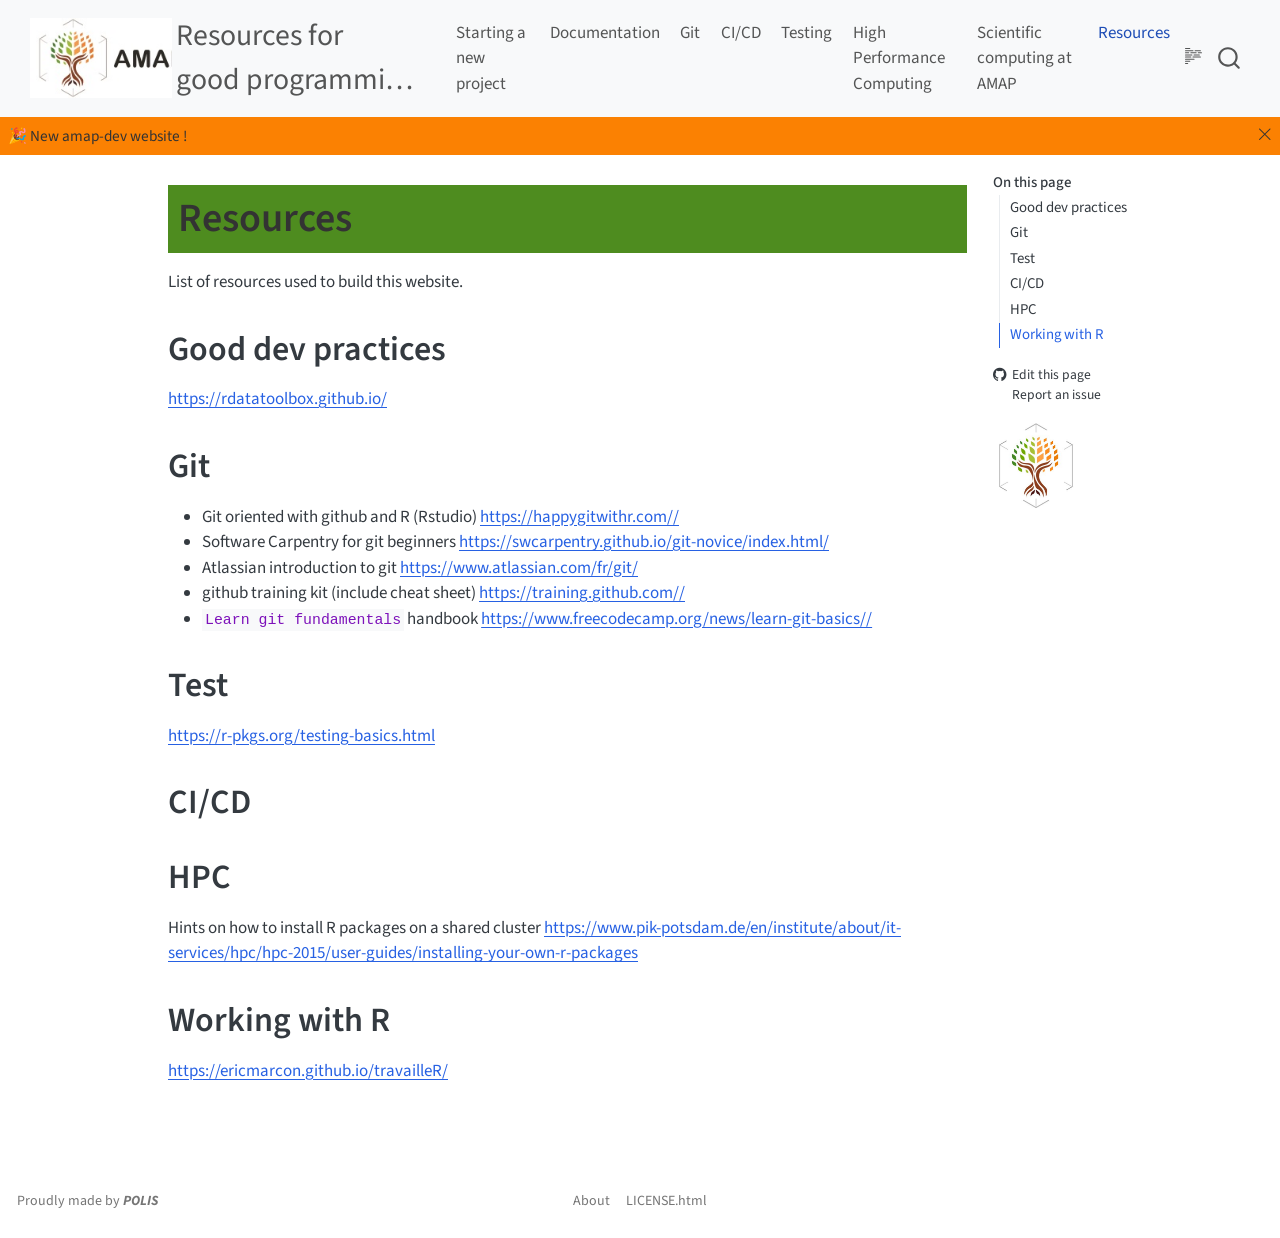
<file: src/resources.html>
<!DOCTYPE html>
<html xmlns="http://www.w3.org/1999/xhtml" lang="en" xml:lang="en"><head>

<meta charset="utf-8">
<meta name="generator" content="quarto-1.7.31">

<meta name="viewport" content="width=device-width, initial-scale=1.0, user-scalable=yes">


<title>Resources – Resources for \
good programming practices</title>
<style>
code{white-space: pre-wrap;}
span.smallcaps{font-variant: small-caps;}
div.columns{display: flex; gap: min(4vw, 1.5em);}
div.column{flex: auto; overflow-x: auto;}
div.hanging-indent{margin-left: 1.5em; text-indent: -1.5em;}
ul.task-list{list-style: none;}
ul.task-list li input[type="checkbox"] {
  width: 0.8em;
  margin: 0 0.8em 0.2em -1em; /* quarto-specific, see https://github.com/quarto-dev/quarto-cli/issues/4556 */ 
  vertical-align: middle;
}
</style>


<script src="../site_libs/quarto-nav/quarto-nav.js"></script>
<script src="../site_libs/quarto-nav/headroom.min.js"></script>
<script src="../site_libs/clipboard/clipboard.min.js"></script>
<script src="../site_libs/quarto-search/autocomplete.umd.js"></script>
<script src="../site_libs/quarto-search/fuse.min.js"></script>
<script src="../site_libs/quarto-search/quarto-search.js"></script>
<meta name="quarto:offset" content="../">
<link href="..//figures/logo_amap3.jpg" rel="icon" type="image/jpeg">
<script src="../site_libs/quarto-html/quarto.js" type="module"></script>
<script src="../site_libs/quarto-html/tabsets/tabsets.js" type="module"></script>
<script src="../site_libs/quarto-html/popper.min.js"></script>
<script src="../site_libs/quarto-html/tippy.umd.min.js"></script>
<script src="../site_libs/quarto-html/anchor.min.js"></script>
<link href="../site_libs/quarto-html/tippy.css" rel="stylesheet">
<link href="../site_libs/quarto-html/quarto-syntax-highlighting-e1a5c8363afafaef2c763b6775fbf3ca.css" rel="stylesheet" id="quarto-text-highlighting-styles">
<script src="../site_libs/bootstrap/bootstrap.min.js"></script>
<link href="../site_libs/bootstrap/bootstrap-icons.css" rel="stylesheet">
<link href="../site_libs/bootstrap/bootstrap-905433ffa22618bb005779f2b23c5ce0.min.css" rel="stylesheet" append-hash="true" id="quarto-bootstrap" data-mode="light">
<script id="quarto-search-options" type="application/json">{
  "location": "navbar",
  "copy-button": false,
  "collapse-after": 3,
  "panel-placement": "end",
  "type": "overlay",
  "limit": 50,
  "keyboard-shortcut": [
    "f",
    "/",
    "s"
  ],
  "language": {
    "search-no-results-text": "No results",
    "search-matching-documents-text": "matching documents",
    "search-copy-link-title": "Copy link to search",
    "search-hide-matches-text": "Hide additional matches",
    "search-more-match-text": "more match in this document",
    "search-more-matches-text": "more matches in this document",
    "search-clear-button-title": "Clear",
    "search-text-placeholder": "",
    "search-detached-cancel-button-title": "Cancel",
    "search-submit-button-title": "Submit",
    "search-label": "Search"
  }
}</script>


<link rel="stylesheet" href="../styles.css">
</head>

<body class="nav-fixed quarto-light">

<div id="quarto-search-results"></div>
  <header id="quarto-header" class="headroom fixed-top">
    <nav class="navbar navbar-expand-lg " data-bs-theme="dark">
      <div class="navbar-container container-fluid">
      <div class="navbar-brand-container mx-auto">
    <a href="../index.html" class="navbar-brand navbar-brand-logo">
    <img src="../figures/logo_amap1.jpg" alt="" class="navbar-logo">
    </a>
    <a class="navbar-brand" href="../index.html">
    <span class="navbar-title">Resources for<br>
good programming practices</span>
    </a>
  </div>
            <div id="quarto-search" class="" title="Search"></div>
          <button class="navbar-toggler" type="button" data-bs-toggle="collapse" data-bs-target="#navbarCollapse" aria-controls="navbarCollapse" role="menu" aria-expanded="false" aria-label="Toggle navigation" onclick="if (window.quartoToggleHeadroom) { window.quartoToggleHeadroom(); }">
  <span class="navbar-toggler-icon"></span>
</button>
          <div class="collapse navbar-collapse" id="navbarCollapse">
            <ul class="navbar-nav navbar-nav-scroll ms-auto">
  <li class="nav-item">
    <a class="nav-link" href="../src/starting_project.html"> 
<span class="menu-text">Starting a new project</span></a>
  </li>  
  <li class="nav-item">
    <a class="nav-link" href="../src/documentation.html"> 
<span class="menu-text">Documentation</span></a>
  </li>  
  <li class="nav-item">
    <a class="nav-link" href="../src/git.html"> 
<span class="menu-text">Git</span></a>
  </li>  
  <li class="nav-item">
    <a class="nav-link" href="../src/ci_cd.html"> 
<span class="menu-text">CI/CD</span></a>
  </li>  
  <li class="nav-item">
    <a class="nav-link" href="../src/testing.html"> 
<span class="menu-text">Testing</span></a>
  </li>  
  <li class="nav-item">
    <a class="nav-link" href="../src/hpc.html"> 
<span class="menu-text">High Performance Computing</span></a>
  </li>  
  <li class="nav-item">
    <a class="nav-link" href="../src/amap.html"> 
<span class="menu-text">Scientific computing at AMAP</span></a>
  </li>  
  <li class="nav-item">
    <a class="nav-link active" href="../src/resources.html" aria-current="page"> 
<span class="menu-text">Resources</span></a>
  </li>  
</ul>
          </div> <!-- /navcollapse -->
            <div class="quarto-navbar-tools">
  <a href="" class="quarto-reader-toggle quarto-navigation-tool px-1" onclick="window.quartoToggleReader(); return false;" title="Toggle reader mode">
  <div class="quarto-reader-toggle-btn">
  <i class="bi"></i>
  </div>
</a>
</div>
      </div> <!-- /container-fluid -->
    </nav>
  <div id="quarto-announcement" data-announcement-id="b002af54c7555f7f28fc4027c1add4d9" class="alert alert-primary hidden"><div class="quarto-announcement-content">
<p>🎉 New amap-dev website !</p>
</div><i class="bi bi-x-lg quarto-announcement-action"></i></div>
</header>
<!-- content -->
<div id="quarto-content" class="quarto-container page-columns page-rows-contents page-layout-article page-navbar">
<!-- sidebar -->
<!-- margin-sidebar -->
    <div id="quarto-margin-sidebar" class="sidebar margin-sidebar">
        <nav id="TOC" role="doc-toc" class="toc-active">
    <h2 id="toc-title">On this page</h2>
   
  <ul>
  <li><a href="#good-dev-practices" id="toc-good-dev-practices" class="nav-link active" data-scroll-target="#good-dev-practices">Good dev practices</a></li>
  <li><a href="#git" id="toc-git" class="nav-link" data-scroll-target="#git">Git</a></li>
  <li><a href="#test" id="toc-test" class="nav-link" data-scroll-target="#test">Test</a></li>
  <li><a href="#cicd" id="toc-cicd" class="nav-link" data-scroll-target="#cicd">CI/CD</a></li>
  <li><a href="#hpc" id="toc-hpc" class="nav-link" data-scroll-target="#hpc">HPC</a></li>
  <li><a href="#working-with-r" id="toc-working-with-r" class="nav-link" data-scroll-target="#working-with-r">Working with R</a></li>
  </ul>
<div class="toc-actions"><ul><li><a href="https://github.com/umr-amap/amap-dev-website/edit/main/src/resources.qmd" class="toc-action"><i class="bi bi-github"></i>Edit this page</a></li><li><a href="https://github.com/umr-amap/amap-dev-website/issues" class="toc-action"><i class="bi empty"></i>Report an issue</a></li></ul></div></nav>
    <div class="quarto-margin-footer"><div class="margin-footer-item">
<p><img src="../figures/logo_amap3.jpg" class="img-fluid" style="width:40.0%"></p>
</div></div></div>
<!-- main -->
<main class="content" id="quarto-document-content">

<header id="title-block-header" class="quarto-title-block default">
<div class="quarto-title">
<h1 class="title">Resources</h1>
</div>



<div class="quarto-title-meta">

    
  
    
  </div>
  


</header>


<p>List of resources used to build this website.</p>
<section id="good-dev-practices" class="level1">
<h1>Good dev practices</h1>
<p><a href="https://rdatatoolbox.github.io/" class="uri">https://rdatatoolbox.github.io/</a></p>
</section>
<section id="git" class="level1">
<h1>Git</h1>
<ul>
<li>Git oriented with github and R (Rstudio) <a href="https://happygitwithr.com//" class="uri">https://happygitwithr.com//</a></li>
<li>Software Carpentry for git beginners <a href="https://swcarpentry.github.io/git-novice/index.html/" class="uri">https://swcarpentry.github.io/git-novice/index.html/</a></li>
<li>Atlassian introduction to git <a href="https://www.atlassian.com/fr/git/" class="uri">https://www.atlassian.com/fr/git/</a></li>
<li>github training kit (include cheat sheet) <a href="https://training.github.com//" class="uri">https://training.github.com//</a></li>
<li><code>Learn git fundamentals</code> handbook <a href="https://www.freecodecamp.org/news/learn-git-basics//" class="uri">https://www.freecodecamp.org/news/learn-git-basics//</a></li>
</ul>
</section>
<section id="test" class="level1">
<h1>Test</h1>
<p><a href="https://r-pkgs.org/testing-basics.html" class="uri">https://r-pkgs.org/testing-basics.html</a></p>
</section>
<section id="cicd" class="level1">
<h1>CI/CD</h1>
</section>
<section id="hpc" class="level1">
<h1>HPC</h1>
<p>Hints on how to install R packages on a shared cluster <a href="https://www.pik-potsdam.de/en/institute/about/it-services/hpc/hpc-2015/user-guides/installing-your-own-r-packages" class="uri">https://www.pik-potsdam.de/en/institute/about/it-services/hpc/hpc-2015/user-guides/installing-your-own-r-packages</a></p>
</section>
<section id="working-with-r" class="level1">
<h1>Working with R</h1>
<p><a href="https://ericmarcon.github.io/travailleR/" class="uri">https://ericmarcon.github.io/travailleR/</a></p>


</section>

<a onclick="window.scrollTo(0, 0); return false;" role="button" id="quarto-back-to-top"><i class="bi bi-arrow-up"></i> Back to top</a></main> <!-- /main -->
<script id="quarto-html-after-body" type="application/javascript">
  window.document.addEventListener("DOMContentLoaded", function (event) {
    const icon = "";
    const anchorJS = new window.AnchorJS();
    anchorJS.options = {
      placement: 'right',
      icon: icon
    };
    anchorJS.add('.anchored');
    const isCodeAnnotation = (el) => {
      for (const clz of el.classList) {
        if (clz.startsWith('code-annotation-')) {                     
          return true;
        }
      }
      return false;
    }
    const onCopySuccess = function(e) {
      // button target
      const button = e.trigger;
      // don't keep focus
      button.blur();
      // flash "checked"
      button.classList.add('code-copy-button-checked');
      var currentTitle = button.getAttribute("title");
      button.setAttribute("title", "Copied!");
      let tooltip;
      if (window.bootstrap) {
        button.setAttribute("data-bs-toggle", "tooltip");
        button.setAttribute("data-bs-placement", "left");
        button.setAttribute("data-bs-title", "Copied!");
        tooltip = new bootstrap.Tooltip(button, 
          { trigger: "manual", 
            customClass: "code-copy-button-tooltip",
            offset: [0, -8]});
        tooltip.show();    
      }
      setTimeout(function() {
        if (tooltip) {
          tooltip.hide();
          button.removeAttribute("data-bs-title");
          button.removeAttribute("data-bs-toggle");
          button.removeAttribute("data-bs-placement");
        }
        button.setAttribute("title", currentTitle);
        button.classList.remove('code-copy-button-checked');
      }, 1000);
      // clear code selection
      e.clearSelection();
    }
    const getTextToCopy = function(trigger) {
        const codeEl = trigger.previousElementSibling.cloneNode(true);
        for (const childEl of codeEl.children) {
          if (isCodeAnnotation(childEl)) {
            childEl.remove();
          }
        }
        return codeEl.innerText;
    }
    const clipboard = new window.ClipboardJS('.code-copy-button:not([data-in-quarto-modal])', {
      text: getTextToCopy
    });
    clipboard.on('success', onCopySuccess);
    if (window.document.getElementById('quarto-embedded-source-code-modal')) {
      const clipboardModal = new window.ClipboardJS('.code-copy-button[data-in-quarto-modal]', {
        text: getTextToCopy,
        container: window.document.getElementById('quarto-embedded-source-code-modal')
      });
      clipboardModal.on('success', onCopySuccess);
    }
      var localhostRegex = new RegExp(/^(?:http|https):\/\/localhost\:?[0-9]*\//);
      var mailtoRegex = new RegExp(/^mailto:/);
        var filterRegex = new RegExp("https:\/\/umr-amap\.github\.io\/amap-dev-website\/");
      var isInternal = (href) => {
          return filterRegex.test(href) || localhostRegex.test(href) || mailtoRegex.test(href);
      }
      // Inspect non-navigation links and adorn them if external
     var links = window.document.querySelectorAll('a[href]:not(.nav-link):not(.navbar-brand):not(.toc-action):not(.sidebar-link):not(.sidebar-item-toggle):not(.pagination-link):not(.no-external):not([aria-hidden]):not(.dropdown-item):not(.quarto-navigation-tool):not(.about-link)');
      for (var i=0; i<links.length; i++) {
        const link = links[i];
        if (!isInternal(link.href)) {
          // undo the damage that might have been done by quarto-nav.js in the case of
          // links that we want to consider external
          if (link.dataset.originalHref !== undefined) {
            link.href = link.dataset.originalHref;
          }
        }
      }
    function tippyHover(el, contentFn, onTriggerFn, onUntriggerFn) {
      const config = {
        allowHTML: true,
        maxWidth: 500,
        delay: 100,
        arrow: false,
        appendTo: function(el) {
            return el.parentElement;
        },
        interactive: true,
        interactiveBorder: 10,
        theme: 'quarto',
        placement: 'bottom-start',
      };
      if (contentFn) {
        config.content = contentFn;
      }
      if (onTriggerFn) {
        config.onTrigger = onTriggerFn;
      }
      if (onUntriggerFn) {
        config.onUntrigger = onUntriggerFn;
      }
      window.tippy(el, config); 
    }
    const noterefs = window.document.querySelectorAll('a[role="doc-noteref"]');
    for (var i=0; i<noterefs.length; i++) {
      const ref = noterefs[i];
      tippyHover(ref, function() {
        // use id or data attribute instead here
        let href = ref.getAttribute('data-footnote-href') || ref.getAttribute('href');
        try { href = new URL(href).hash; } catch {}
        const id = href.replace(/^#\/?/, "");
        const note = window.document.getElementById(id);
        if (note) {
          return note.innerHTML;
        } else {
          return "";
        }
      });
    }
    const xrefs = window.document.querySelectorAll('a.quarto-xref');
    const processXRef = (id, note) => {
      // Strip column container classes
      const stripColumnClz = (el) => {
        el.classList.remove("page-full", "page-columns");
        if (el.children) {
          for (const child of el.children) {
            stripColumnClz(child);
          }
        }
      }
      stripColumnClz(note)
      if (id === null || id.startsWith('sec-')) {
        // Special case sections, only their first couple elements
        const container = document.createElement("div");
        if (note.children && note.children.length > 2) {
          container.appendChild(note.children[0].cloneNode(true));
          for (let i = 1; i < note.children.length; i++) {
            const child = note.children[i];
            if (child.tagName === "P" && child.innerText === "") {
              continue;
            } else {
              container.appendChild(child.cloneNode(true));
              break;
            }
          }
          if (window.Quarto?.typesetMath) {
            window.Quarto.typesetMath(container);
          }
          return container.innerHTML
        } else {
          if (window.Quarto?.typesetMath) {
            window.Quarto.typesetMath(note);
          }
          return note.innerHTML;
        }
      } else {
        // Remove any anchor links if they are present
        const anchorLink = note.querySelector('a.anchorjs-link');
        if (anchorLink) {
          anchorLink.remove();
        }
        if (window.Quarto?.typesetMath) {
          window.Quarto.typesetMath(note);
        }
        if (note.classList.contains("callout")) {
          return note.outerHTML;
        } else {
          return note.innerHTML;
        }
      }
    }
    for (var i=0; i<xrefs.length; i++) {
      const xref = xrefs[i];
      tippyHover(xref, undefined, function(instance) {
        instance.disable();
        let url = xref.getAttribute('href');
        let hash = undefined; 
        if (url.startsWith('#')) {
          hash = url;
        } else {
          try { hash = new URL(url).hash; } catch {}
        }
        if (hash) {
          const id = hash.replace(/^#\/?/, "");
          const note = window.document.getElementById(id);
          if (note !== null) {
            try {
              const html = processXRef(id, note.cloneNode(true));
              instance.setContent(html);
            } finally {
              instance.enable();
              instance.show();
            }
          } else {
            // See if we can fetch this
            fetch(url.split('#')[0])
            .then(res => res.text())
            .then(html => {
              const parser = new DOMParser();
              const htmlDoc = parser.parseFromString(html, "text/html");
              const note = htmlDoc.getElementById(id);
              if (note !== null) {
                const html = processXRef(id, note);
                instance.setContent(html);
              } 
            }).finally(() => {
              instance.enable();
              instance.show();
            });
          }
        } else {
          // See if we can fetch a full url (with no hash to target)
          // This is a special case and we should probably do some content thinning / targeting
          fetch(url)
          .then(res => res.text())
          .then(html => {
            const parser = new DOMParser();
            const htmlDoc = parser.parseFromString(html, "text/html");
            const note = htmlDoc.querySelector('main.content');
            if (note !== null) {
              // This should only happen for chapter cross references
              // (since there is no id in the URL)
              // remove the first header
              if (note.children.length > 0 && note.children[0].tagName === "HEADER") {
                note.children[0].remove();
              }
              const html = processXRef(null, note);
              instance.setContent(html);
            } 
          }).finally(() => {
            instance.enable();
            instance.show();
          });
        }
      }, function(instance) {
      });
    }
        let selectedAnnoteEl;
        const selectorForAnnotation = ( cell, annotation) => {
          let cellAttr = 'data-code-cell="' + cell + '"';
          let lineAttr = 'data-code-annotation="' +  annotation + '"';
          const selector = 'span[' + cellAttr + '][' + lineAttr + ']';
          return selector;
        }
        const selectCodeLines = (annoteEl) => {
          const doc = window.document;
          const targetCell = annoteEl.getAttribute("data-target-cell");
          const targetAnnotation = annoteEl.getAttribute("data-target-annotation");
          const annoteSpan = window.document.querySelector(selectorForAnnotation(targetCell, targetAnnotation));
          const lines = annoteSpan.getAttribute("data-code-lines").split(",");
          const lineIds = lines.map((line) => {
            return targetCell + "-" + line;
          })
          let top = null;
          let height = null;
          let parent = null;
          if (lineIds.length > 0) {
              //compute the position of the single el (top and bottom and make a div)
              const el = window.document.getElementById(lineIds[0]);
              top = el.offsetTop;
              height = el.offsetHeight;
              parent = el.parentElement.parentElement;
            if (lineIds.length > 1) {
              const lastEl = window.document.getElementById(lineIds[lineIds.length - 1]);
              const bottom = lastEl.offsetTop + lastEl.offsetHeight;
              height = bottom - top;
            }
            if (top !== null && height !== null && parent !== null) {
              // cook up a div (if necessary) and position it 
              let div = window.document.getElementById("code-annotation-line-highlight");
              if (div === null) {
                div = window.document.createElement("div");
                div.setAttribute("id", "code-annotation-line-highlight");
                div.style.position = 'absolute';
                parent.appendChild(div);
              }
              div.style.top = top - 2 + "px";
              div.style.height = height + 4 + "px";
              div.style.left = 0;
              let gutterDiv = window.document.getElementById("code-annotation-line-highlight-gutter");
              if (gutterDiv === null) {
                gutterDiv = window.document.createElement("div");
                gutterDiv.setAttribute("id", "code-annotation-line-highlight-gutter");
                gutterDiv.style.position = 'absolute';
                const codeCell = window.document.getElementById(targetCell);
                const gutter = codeCell.querySelector('.code-annotation-gutter');
                gutter.appendChild(gutterDiv);
              }
              gutterDiv.style.top = top - 2 + "px";
              gutterDiv.style.height = height + 4 + "px";
            }
            selectedAnnoteEl = annoteEl;
          }
        };
        const unselectCodeLines = () => {
          const elementsIds = ["code-annotation-line-highlight", "code-annotation-line-highlight-gutter"];
          elementsIds.forEach((elId) => {
            const div = window.document.getElementById(elId);
            if (div) {
              div.remove();
            }
          });
          selectedAnnoteEl = undefined;
        };
          // Handle positioning of the toggle
      window.addEventListener(
        "resize",
        throttle(() => {
          elRect = undefined;
          if (selectedAnnoteEl) {
            selectCodeLines(selectedAnnoteEl);
          }
        }, 10)
      );
      function throttle(fn, ms) {
      let throttle = false;
      let timer;
        return (...args) => {
          if(!throttle) { // first call gets through
              fn.apply(this, args);
              throttle = true;
          } else { // all the others get throttled
              if(timer) clearTimeout(timer); // cancel #2
              timer = setTimeout(() => {
                fn.apply(this, args);
                timer = throttle = false;
              }, ms);
          }
        };
      }
        // Attach click handler to the DT
        const annoteDls = window.document.querySelectorAll('dt[data-target-cell]');
        for (const annoteDlNode of annoteDls) {
          annoteDlNode.addEventListener('click', (event) => {
            const clickedEl = event.target;
            if (clickedEl !== selectedAnnoteEl) {
              unselectCodeLines();
              const activeEl = window.document.querySelector('dt[data-target-cell].code-annotation-active');
              if (activeEl) {
                activeEl.classList.remove('code-annotation-active');
              }
              selectCodeLines(clickedEl);
              clickedEl.classList.add('code-annotation-active');
            } else {
              // Unselect the line
              unselectCodeLines();
              clickedEl.classList.remove('code-annotation-active');
            }
          });
        }
    const findCites = (el) => {
      const parentEl = el.parentElement;
      if (parentEl) {
        const cites = parentEl.dataset.cites;
        if (cites) {
          return {
            el,
            cites: cites.split(' ')
          };
        } else {
          return findCites(el.parentElement)
        }
      } else {
        return undefined;
      }
    };
    var bibliorefs = window.document.querySelectorAll('a[role="doc-biblioref"]');
    for (var i=0; i<bibliorefs.length; i++) {
      const ref = bibliorefs[i];
      const citeInfo = findCites(ref);
      if (citeInfo) {
        tippyHover(citeInfo.el, function() {
          var popup = window.document.createElement('div');
          citeInfo.cites.forEach(function(cite) {
            var citeDiv = window.document.createElement('div');
            citeDiv.classList.add('hanging-indent');
            citeDiv.classList.add('csl-entry');
            var biblioDiv = window.document.getElementById('ref-' + cite);
            if (biblioDiv) {
              citeDiv.innerHTML = biblioDiv.innerHTML;
            }
            popup.appendChild(citeDiv);
          });
          return popup.innerHTML;
        });
      }
    }
  });
  </script>
</div> <!-- /content -->
<footer class="footer">
  <div class="nav-footer">
    <div class="nav-footer-left">
<p>Proudly made by <strong><em>POLIS</em></strong></p>
</div>   
    <div class="nav-footer-center">
      <ul class="footer-items list-unstyled">
    <li class="nav-item">
    <a class="nav-link" href="../src/about.html">
<p>About</p>
</a>
  </li>  
    <li class="nav-item">
    <a class="nav-link" href="../LICENSE.html">
<p>LICENSE.html</p>
</a>
  </li>  
</ul>
    <div class="toc-actions d-sm-block d-md-none"><ul><li><a href="https://github.com/umr-amap/amap-dev-website/edit/main/src/resources.qmd" class="toc-action"><i class="bi bi-github"></i>Edit this page</a></li><li><a href="https://github.com/umr-amap/amap-dev-website/issues" class="toc-action"><i class="bi empty"></i>Report an issue</a></li></ul></div></div>
    <div class="nav-footer-right">
      &nbsp;
    </div>
  </div>
</footer>




</body></html>
</file>
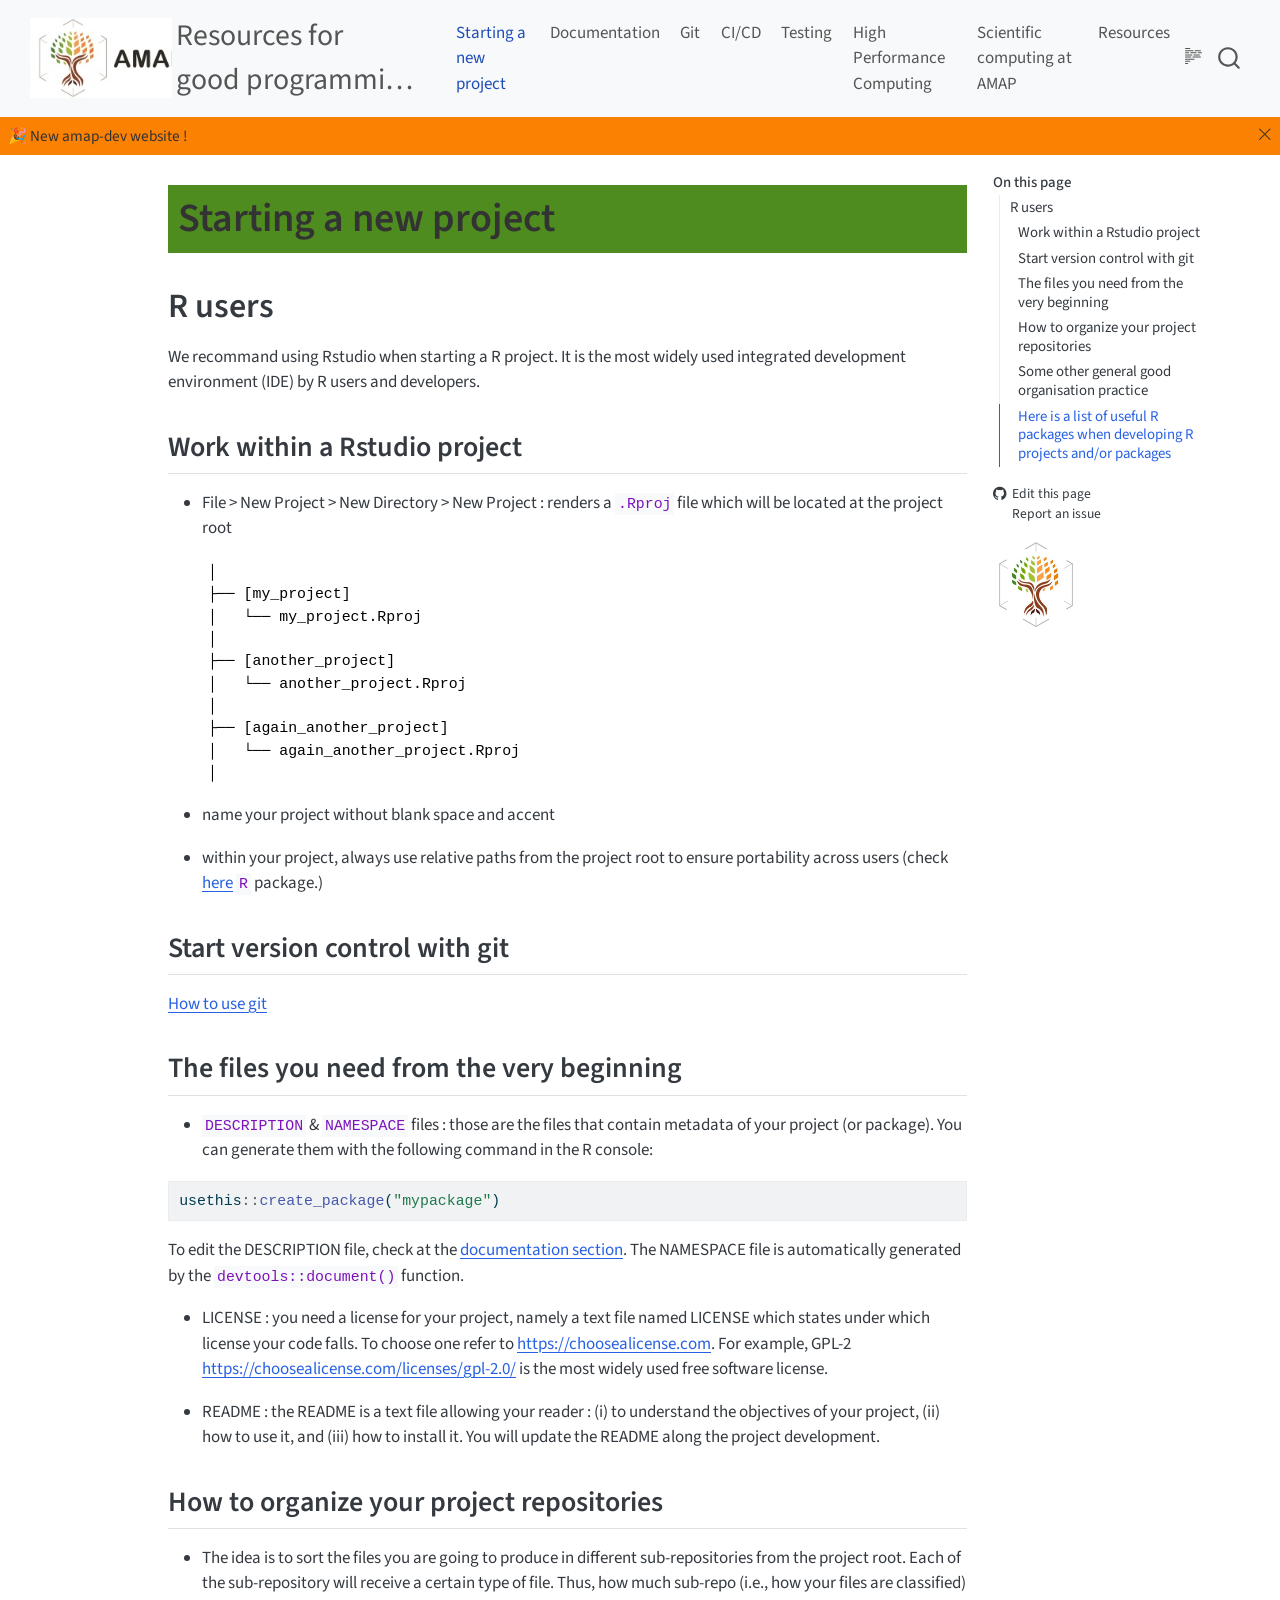
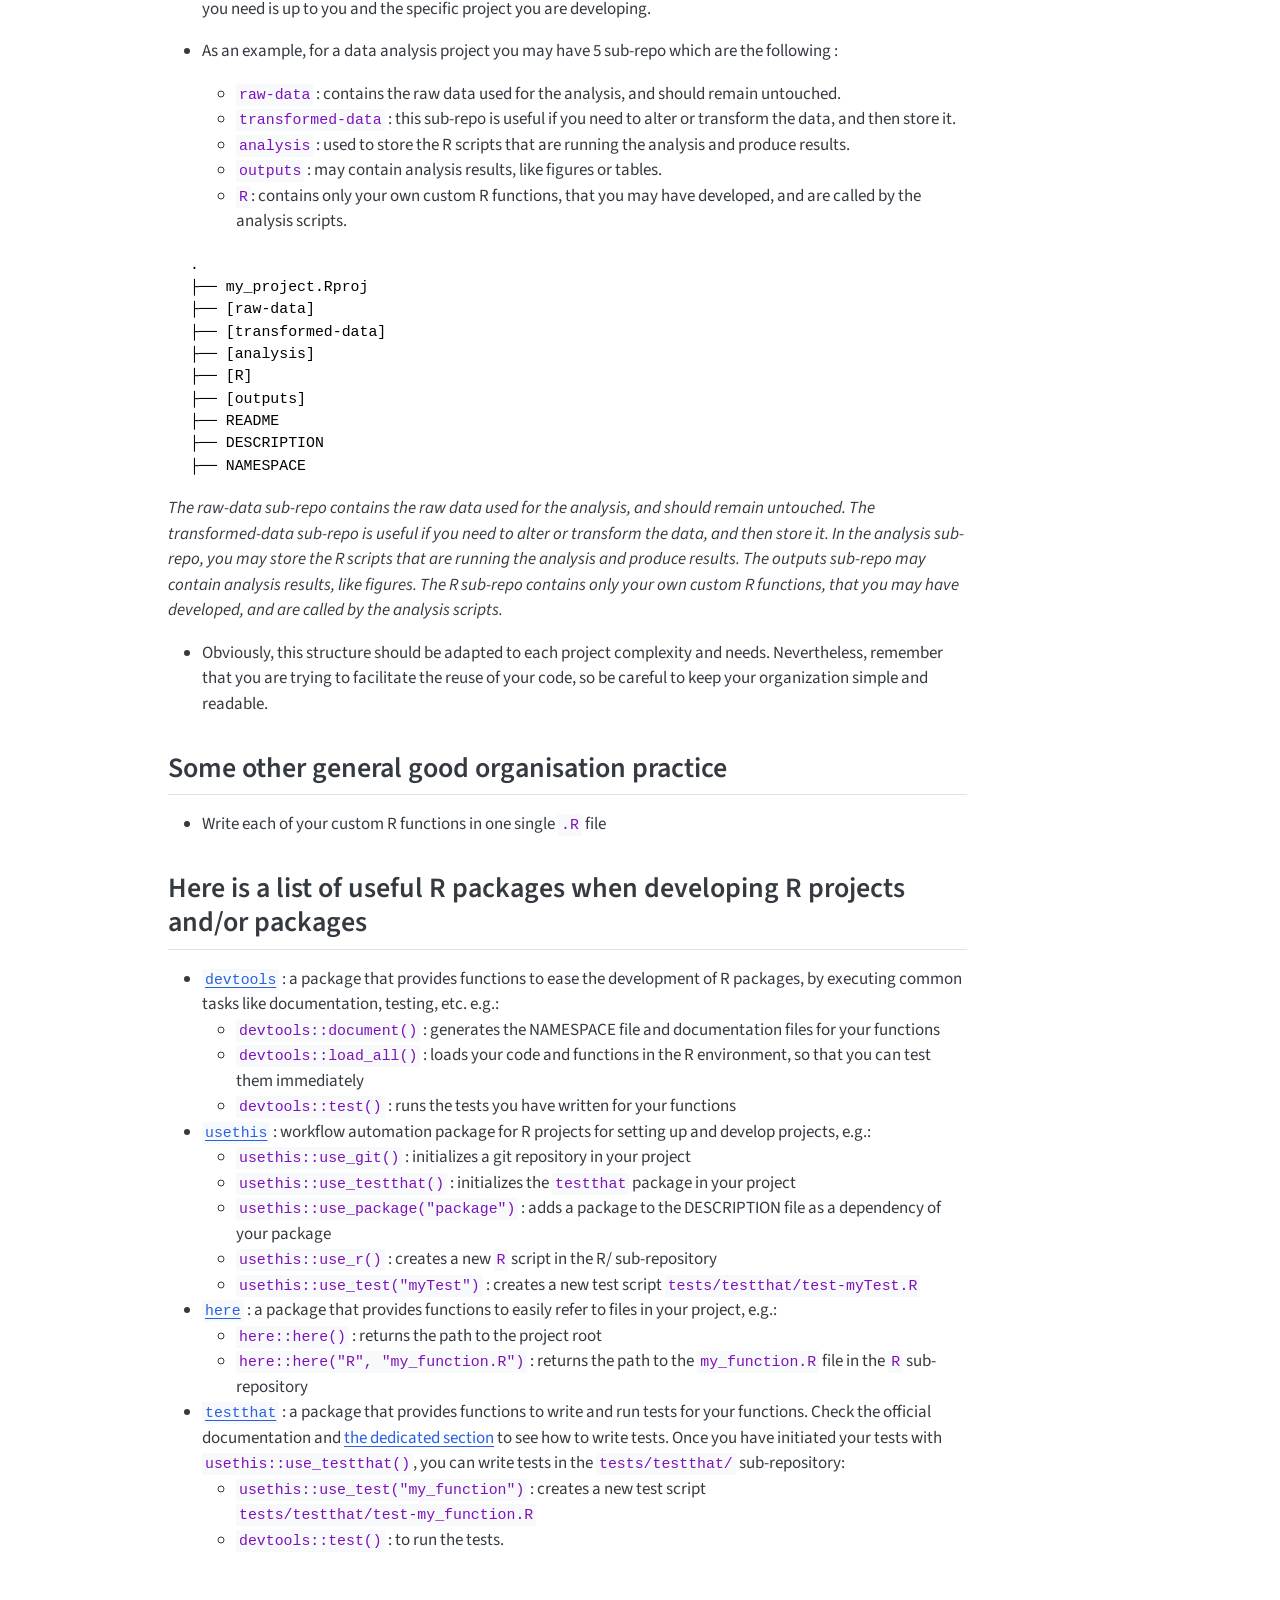
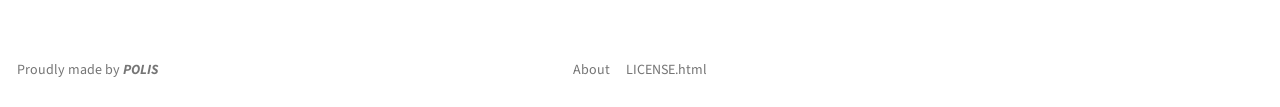
<file: src/starting_project.html>
<!DOCTYPE html>
<html xmlns="http://www.w3.org/1999/xhtml" lang="en" xml:lang="en"><head>

<meta charset="utf-8">
<meta name="generator" content="quarto-1.7.31">

<meta name="viewport" content="width=device-width, initial-scale=1.0, user-scalable=yes">


<title>Starting a new project – Resources for \
good programming practices</title>
<style>
code{white-space: pre-wrap;}
span.smallcaps{font-variant: small-caps;}
div.columns{display: flex; gap: min(4vw, 1.5em);}
div.column{flex: auto; overflow-x: auto;}
div.hanging-indent{margin-left: 1.5em; text-indent: -1.5em;}
ul.task-list{list-style: none;}
ul.task-list li input[type="checkbox"] {
  width: 0.8em;
  margin: 0 0.8em 0.2em -1em; /* quarto-specific, see https://github.com/quarto-dev/quarto-cli/issues/4556 */ 
  vertical-align: middle;
}
/* CSS for syntax highlighting */
html { -webkit-text-size-adjust: 100%; }
pre > code.sourceCode { white-space: pre; position: relative; }
pre > code.sourceCode > span { display: inline-block; line-height: 1.25; }
pre > code.sourceCode > span:empty { height: 1.2em; }
.sourceCode { overflow: visible; }
code.sourceCode > span { color: inherit; text-decoration: inherit; }
div.sourceCode { margin: 1em 0; }
pre.sourceCode { margin: 0; }
@media screen {
div.sourceCode { overflow: auto; }
}
@media print {
pre > code.sourceCode { white-space: pre-wrap; }
pre > code.sourceCode > span { text-indent: -5em; padding-left: 5em; }
}
pre.numberSource code
  { counter-reset: source-line 0; }
pre.numberSource code > span
  { position: relative; left: -4em; counter-increment: source-line; }
pre.numberSource code > span > a:first-child::before
  { content: counter(source-line);
    position: relative; left: -1em; text-align: right; vertical-align: baseline;
    border: none; display: inline-block;
    -webkit-touch-callout: none; -webkit-user-select: none;
    -khtml-user-select: none; -moz-user-select: none;
    -ms-user-select: none; user-select: none;
    padding: 0 4px; width: 4em;
  }
pre.numberSource { margin-left: 3em;  padding-left: 4px; }
div.sourceCode
  {   }
@media screen {
pre > code.sourceCode > span > a:first-child::before { text-decoration: underline; }
}
</style>


<script src="../site_libs/quarto-nav/quarto-nav.js"></script>
<script src="../site_libs/quarto-nav/headroom.min.js"></script>
<script src="../site_libs/clipboard/clipboard.min.js"></script>
<script src="../site_libs/quarto-search/autocomplete.umd.js"></script>
<script src="../site_libs/quarto-search/fuse.min.js"></script>
<script src="../site_libs/quarto-search/quarto-search.js"></script>
<meta name="quarto:offset" content="../">
<link href="..//figures/logo_amap3.jpg" rel="icon" type="image/jpeg">
<script src="../site_libs/quarto-html/quarto.js" type="module"></script>
<script src="../site_libs/quarto-html/tabsets/tabsets.js" type="module"></script>
<script src="../site_libs/quarto-html/popper.min.js"></script>
<script src="../site_libs/quarto-html/tippy.umd.min.js"></script>
<script src="../site_libs/quarto-html/anchor.min.js"></script>
<link href="../site_libs/quarto-html/tippy.css" rel="stylesheet">
<link href="../site_libs/quarto-html/quarto-syntax-highlighting-e1a5c8363afafaef2c763b6775fbf3ca.css" rel="stylesheet" id="quarto-text-highlighting-styles">
<script src="../site_libs/bootstrap/bootstrap.min.js"></script>
<link href="../site_libs/bootstrap/bootstrap-icons.css" rel="stylesheet">
<link href="../site_libs/bootstrap/bootstrap-905433ffa22618bb005779f2b23c5ce0.min.css" rel="stylesheet" append-hash="true" id="quarto-bootstrap" data-mode="light">
<script id="quarto-search-options" type="application/json">{
  "location": "navbar",
  "copy-button": false,
  "collapse-after": 3,
  "panel-placement": "end",
  "type": "overlay",
  "limit": 50,
  "keyboard-shortcut": [
    "f",
    "/",
    "s"
  ],
  "language": {
    "search-no-results-text": "No results",
    "search-matching-documents-text": "matching documents",
    "search-copy-link-title": "Copy link to search",
    "search-hide-matches-text": "Hide additional matches",
    "search-more-match-text": "more match in this document",
    "search-more-matches-text": "more matches in this document",
    "search-clear-button-title": "Clear",
    "search-text-placeholder": "",
    "search-detached-cancel-button-title": "Cancel",
    "search-submit-button-title": "Submit",
    "search-label": "Search"
  }
}</script>


<link rel="stylesheet" href="../styles.css">
</head>

<body class="nav-fixed quarto-light">

<div id="quarto-search-results"></div>
  <header id="quarto-header" class="headroom fixed-top">
    <nav class="navbar navbar-expand-lg " data-bs-theme="dark">
      <div class="navbar-container container-fluid">
      <div class="navbar-brand-container mx-auto">
    <a href="../index.html" class="navbar-brand navbar-brand-logo">
    <img src="../figures/logo_amap1.jpg" alt="" class="navbar-logo">
    </a>
    <a class="navbar-brand" href="../index.html">
    <span class="navbar-title">Resources for<br>
good programming practices</span>
    </a>
  </div>
            <div id="quarto-search" class="" title="Search"></div>
          <button class="navbar-toggler" type="button" data-bs-toggle="collapse" data-bs-target="#navbarCollapse" aria-controls="navbarCollapse" role="menu" aria-expanded="false" aria-label="Toggle navigation" onclick="if (window.quartoToggleHeadroom) { window.quartoToggleHeadroom(); }">
  <span class="navbar-toggler-icon"></span>
</button>
          <div class="collapse navbar-collapse" id="navbarCollapse">
            <ul class="navbar-nav navbar-nav-scroll ms-auto">
  <li class="nav-item">
    <a class="nav-link active" href="../src/starting_project.html" aria-current="page"> 
<span class="menu-text">Starting a new project</span></a>
  </li>  
  <li class="nav-item">
    <a class="nav-link" href="../src/documentation.html"> 
<span class="menu-text">Documentation</span></a>
  </li>  
  <li class="nav-item">
    <a class="nav-link" href="../src/git.html"> 
<span class="menu-text">Git</span></a>
  </li>  
  <li class="nav-item">
    <a class="nav-link" href="../src/ci_cd.html"> 
<span class="menu-text">CI/CD</span></a>
  </li>  
  <li class="nav-item">
    <a class="nav-link" href="../src/testing.html"> 
<span class="menu-text">Testing</span></a>
  </li>  
  <li class="nav-item">
    <a class="nav-link" href="../src/hpc.html"> 
<span class="menu-text">High Performance Computing</span></a>
  </li>  
  <li class="nav-item">
    <a class="nav-link" href="../src/amap.html"> 
<span class="menu-text">Scientific computing at AMAP</span></a>
  </li>  
  <li class="nav-item">
    <a class="nav-link" href="../src/resources.html"> 
<span class="menu-text">Resources</span></a>
  </li>  
</ul>
          </div> <!-- /navcollapse -->
            <div class="quarto-navbar-tools">
  <a href="" class="quarto-reader-toggle quarto-navigation-tool px-1" onclick="window.quartoToggleReader(); return false;" title="Toggle reader mode">
  <div class="quarto-reader-toggle-btn">
  <i class="bi"></i>
  </div>
</a>
</div>
      </div> <!-- /container-fluid -->
    </nav>
  <div id="quarto-announcement" data-announcement-id="b002af54c7555f7f28fc4027c1add4d9" class="alert alert-primary hidden"><div class="quarto-announcement-content">
<p>🎉 New amap-dev website !</p>
</div><i class="bi bi-x-lg quarto-announcement-action"></i></div>
</header>
<!-- content -->
<div id="quarto-content" class="quarto-container page-columns page-rows-contents page-layout-article page-navbar">
<!-- sidebar -->
<!-- margin-sidebar -->
    <div id="quarto-margin-sidebar" class="sidebar margin-sidebar">
        <nav id="TOC" role="doc-toc" class="toc-active">
    <h2 id="toc-title">On this page</h2>
   
  <ul>
  <li><a href="#r-users" id="toc-r-users" class="nav-link active" data-scroll-target="#r-users">R users</a>
  <ul class="collapse">
  <li><a href="#work-within-a-rstudio-project" id="toc-work-within-a-rstudio-project" class="nav-link" data-scroll-target="#work-within-a-rstudio-project">Work within a Rstudio project</a></li>
  <li><a href="#start-version-control-with-git" id="toc-start-version-control-with-git" class="nav-link" data-scroll-target="#start-version-control-with-git">Start version control with git</a></li>
  <li><a href="#the-files-you-need-from-the-very-beginning" id="toc-the-files-you-need-from-the-very-beginning" class="nav-link" data-scroll-target="#the-files-you-need-from-the-very-beginning">The files you need from the very beginning</a></li>
  <li><a href="#how-to-organize-your-project-repositories" id="toc-how-to-organize-your-project-repositories" class="nav-link" data-scroll-target="#how-to-organize-your-project-repositories">How to organize your project repositories</a></li>
  <li><a href="#some-other-general-good-organisation-practice" id="toc-some-other-general-good-organisation-practice" class="nav-link" data-scroll-target="#some-other-general-good-organisation-practice">Some other general good organisation practice</a></li>
  <li><a href="#here-is-a-list-of-useful-r-packages-when-developing-r-projects-andor-packages" id="toc-here-is-a-list-of-useful-r-packages-when-developing-r-projects-andor-packages" class="nav-link" data-scroll-target="#here-is-a-list-of-useful-r-packages-when-developing-r-projects-andor-packages">Here is a list of useful R packages when developing R projects and/or packages</a></li>
  </ul></li>
  </ul>
<div class="toc-actions"><ul><li><a href="https://github.com/umr-amap/amap-dev-website/edit/main/src/starting_project.qmd" class="toc-action"><i class="bi bi-github"></i>Edit this page</a></li><li><a href="https://github.com/umr-amap/amap-dev-website/issues" class="toc-action"><i class="bi empty"></i>Report an issue</a></li></ul></div></nav>
    <div class="quarto-margin-footer"><div class="margin-footer-item">
<p><img src="../figures/logo_amap3.jpg" class="img-fluid" style="width:40.0%"></p>
</div></div></div>
<!-- main -->
<main class="content" id="quarto-document-content">

<header id="title-block-header" class="quarto-title-block default">
<div class="quarto-title">
<h1 class="title">Starting a new project</h1>
</div>



<div class="quarto-title-meta">

    
  
    
  </div>
  


</header>


<section id="r-users" class="level1">
<h1>R users</h1>
<p>We recommand using Rstudio when starting a R project. It is the most widely used integrated development environment (IDE) by R users and developers.</p>
<section id="work-within-a-rstudio-project" class="level2">
<h2 class="anchored" data-anchor-id="work-within-a-rstudio-project">Work within a Rstudio project</h2>
<ul>
<li>File &gt; New Project &gt; New Directory &gt; New Project : renders a <code>.Rproj</code> file which will be located at the project root</li>
</ul>
<pre><code>    │
    ├── [my_project]
    │   └── my_project.Rproj
    │
    ├── [another_project]
    │   └── another_project.Rproj
    │
    ├── [again_another_project]
    │   └── again_another_project.Rproj
    │</code></pre>
<ul>
<li><p>name your project without blank space and accent</p></li>
<li><p>within your project, always use relative paths from the project root to ensure portability across users (check <a href="https://here.r-lib.org/">here</a> <code>R</code> package.)</p></li>
</ul>
</section>
<section id="start-version-control-with-git" class="level2">
<h2 class="anchored" data-anchor-id="start-version-control-with-git">Start version control with git</h2>
<p><a href="../src/git.html">How to use git</a></p>
</section>
<section id="the-files-you-need-from-the-very-beginning" class="level2">
<h2 class="anchored" data-anchor-id="the-files-you-need-from-the-very-beginning">The files you need from the very beginning</h2>
<ul>
<li><code>DESCRIPTION</code> &amp; <code>NAMESPACE</code> files : those are the files that contain metadata of your project (or package). You can generate them with the following command in the R console:</li>
</ul>
<div class="sourceCode" id="cb2"><pre class="sourceCode r code-with-copy"><code class="sourceCode r"><span id="cb2-1"><a href="#cb2-1" aria-hidden="true" tabindex="-1"></a>usethis<span class="sc">::</span><span class="fu">create_package</span>(<span class="st">"mypackage"</span>)</span></code><button title="Copy to Clipboard" class="code-copy-button"><i class="bi"></i></button></pre></div>
<p>To edit the DESCRIPTION file, check at the <a href="../src/documentation.html#description-file">documentation section</a>. The NAMESPACE file is automatically generated by the <code>devtools::document()</code> function.</p>
<ul>
<li><p>LICENSE : you need a license for your project, namely a text file named LICENSE which states under which license your code falls. To choose one refer to <a href="https://choosealicense.com" class="uri">https://choosealicense.com</a>. For example, GPL-2 <a href="https://choosealicense.com/licenses/gpl-2.0/" class="uri">https://choosealicense.com/licenses/gpl-2.0/</a> is the most widely used free software license.</p></li>
<li><p>README : the README is a text file allowing your reader : (i) to understand the objectives of your project, (ii) how to use it, and (iii) how to install it. You will update the README along the project development.</p></li>
</ul>
</section>
<section id="how-to-organize-your-project-repositories" class="level2">
<h2 class="anchored" data-anchor-id="how-to-organize-your-project-repositories">How to organize your project repositories</h2>
<ul>
<li><p>The idea is to sort the files you are going to produce in different sub-repositories from the project root. Each of the sub-repository will receive a certain type of file. Thus, how much sub-repo (i.e., how your files are classified) you need is up to you and the specific project you are developing.</p></li>
<li><p>As an example, for a data analysis project you may have 5 sub-repo which are the following :</p>
<ul>
<li><code>raw-data</code> : contains the raw data used for the analysis, and should remain untouched.</li>
<li><code>transformed-data</code> : this sub-repo is useful if you need to alter or transform the data, and then store it.</li>
<li><code>analysis</code> : used to store the R scripts that are running the analysis and produce results.</li>
<li><code>outputs</code> : may contain analysis results, like figures or tables.</li>
<li><code>R</code>: contains only your own custom R functions, that you may have developed, and are called by the analysis scripts.</li>
</ul></li>
</ul>
<pre><code>  .
  ├── my_project.Rproj
  ├── [raw-data]
  ├── [transformed-data]
  ├── [analysis]
  ├── [R]
  ├── [outputs]
  ├── README
  ├── DESCRIPTION
  ├── NAMESPACE</code></pre>
<p><em>The raw-data sub-repo contains the raw data used for the analysis, and should remain untouched. The transformed-data sub-repo is useful if you need to alter or transform the data, and then store it. In the analysis sub-repo, you may store the R scripts that are running the analysis and produce results. The outputs sub-repo may contain analysis results, like figures. The R sub-repo contains only your own custom R functions, that you may have developed, and are called by the analysis scripts.</em></p>
<ul>
<li>Obviously, this structure should be adapted to each project complexity and needs. Nevertheless, remember that you are trying to facilitate the reuse of your code, so be careful to keep your organization simple and readable.</li>
</ul>
</section>
<section id="some-other-general-good-organisation-practice" class="level2">
<h2 class="anchored" data-anchor-id="some-other-general-good-organisation-practice">Some other general good organisation practice</h2>
<ul>
<li>Write each of your custom R functions in one single <code>.R</code> file</li>
</ul>
</section>
<section id="here-is-a-list-of-useful-r-packages-when-developing-r-projects-andor-packages" class="level2">
<h2 class="anchored" data-anchor-id="here-is-a-list-of-useful-r-packages-when-developing-r-projects-andor-packages">Here is a list of useful R packages when developing R projects and/or packages</h2>
<ul>
<li><a href="https://devtools.r-lib.org/"><code>devtools</code></a> : a package that provides functions to ease the development of R packages, by executing common tasks like documentation, testing, etc. e.g.:
<ul>
<li><code>devtools::document()</code> : generates the NAMESPACE file and documentation files for your functions</li>
<li><code>devtools::load_all()</code> : loads your code and functions in the R environment, so that you can test them immediately</li>
<li><code>devtools::test()</code> : runs the tests you have written for your functions</li>
</ul></li>
<li><a href="https://usethis.r-lib.org"><code>usethis</code></a> : workflow automation package for R projects for setting up and develop projects, e.g.:
<ul>
<li><code>usethis::use_git()</code> : initializes a git repository in your project</li>
<li><code>usethis::use_testthat()</code> : initializes the <code>testthat</code> package in your project</li>
<li><code>usethis::use_package("package")</code> : adds a package to the DESCRIPTION file as a dependency of your package</li>
<li><code>usethis::use_r()</code> : creates a new <code>R</code> script in the R/ sub-repository</li>
<li><code>usethis::use_test("myTest")</code> : creates a new test script <code>tests/testthat/test-myTest.R</code></li>
</ul></li>
<li><a href="https://here.r-lib.org/"><code>here</code></a> : a package that provides functions to easily refer to files in your project, e.g.:
<ul>
<li><code>here::here()</code> : returns the path to the project root</li>
<li><code>here::here("R", "my_function.R")</code> : returns the path to the <code>my_function.R</code> file in the <code>R</code> sub-repository</li>
</ul></li>
<li><a href="https://testthat.r-lib.org/"><code>testthat</code></a> : a package that provides functions to write and run tests for your functions. Check the official documentation and <a href="../src/testing.html#write-test">the dedicated section</a> to see how to write tests. Once you have initiated your tests with <code>usethis::use_testthat()</code>, you can write tests in the <code>tests/testthat/</code> sub-repository:
<ul>
<li><code>usethis::use_test("my_function")</code> : creates a new test script <code>tests/testthat/test-my_function.R</code></li>
<li><code>devtools::test()</code> : to run the tests.</li>
</ul></li>
</ul>


</section>
</section>

<a onclick="window.scrollTo(0, 0); return false;" role="button" id="quarto-back-to-top"><i class="bi bi-arrow-up"></i> Back to top</a></main> <!-- /main -->
<script id="quarto-html-after-body" type="application/javascript">
  window.document.addEventListener("DOMContentLoaded", function (event) {
    const icon = "";
    const anchorJS = new window.AnchorJS();
    anchorJS.options = {
      placement: 'right',
      icon: icon
    };
    anchorJS.add('.anchored');
    const isCodeAnnotation = (el) => {
      for (const clz of el.classList) {
        if (clz.startsWith('code-annotation-')) {                     
          return true;
        }
      }
      return false;
    }
    const onCopySuccess = function(e) {
      // button target
      const button = e.trigger;
      // don't keep focus
      button.blur();
      // flash "checked"
      button.classList.add('code-copy-button-checked');
      var currentTitle = button.getAttribute("title");
      button.setAttribute("title", "Copied!");
      let tooltip;
      if (window.bootstrap) {
        button.setAttribute("data-bs-toggle", "tooltip");
        button.setAttribute("data-bs-placement", "left");
        button.setAttribute("data-bs-title", "Copied!");
        tooltip = new bootstrap.Tooltip(button, 
          { trigger: "manual", 
            customClass: "code-copy-button-tooltip",
            offset: [0, -8]});
        tooltip.show();    
      }
      setTimeout(function() {
        if (tooltip) {
          tooltip.hide();
          button.removeAttribute("data-bs-title");
          button.removeAttribute("data-bs-toggle");
          button.removeAttribute("data-bs-placement");
        }
        button.setAttribute("title", currentTitle);
        button.classList.remove('code-copy-button-checked');
      }, 1000);
      // clear code selection
      e.clearSelection();
    }
    const getTextToCopy = function(trigger) {
        const codeEl = trigger.previousElementSibling.cloneNode(true);
        for (const childEl of codeEl.children) {
          if (isCodeAnnotation(childEl)) {
            childEl.remove();
          }
        }
        return codeEl.innerText;
    }
    const clipboard = new window.ClipboardJS('.code-copy-button:not([data-in-quarto-modal])', {
      text: getTextToCopy
    });
    clipboard.on('success', onCopySuccess);
    if (window.document.getElementById('quarto-embedded-source-code-modal')) {
      const clipboardModal = new window.ClipboardJS('.code-copy-button[data-in-quarto-modal]', {
        text: getTextToCopy,
        container: window.document.getElementById('quarto-embedded-source-code-modal')
      });
      clipboardModal.on('success', onCopySuccess);
    }
      var localhostRegex = new RegExp(/^(?:http|https):\/\/localhost\:?[0-9]*\//);
      var mailtoRegex = new RegExp(/^mailto:/);
        var filterRegex = new RegExp("https:\/\/umr-amap\.github\.io\/amap-dev-website\/");
      var isInternal = (href) => {
          return filterRegex.test(href) || localhostRegex.test(href) || mailtoRegex.test(href);
      }
      // Inspect non-navigation links and adorn them if external
     var links = window.document.querySelectorAll('a[href]:not(.nav-link):not(.navbar-brand):not(.toc-action):not(.sidebar-link):not(.sidebar-item-toggle):not(.pagination-link):not(.no-external):not([aria-hidden]):not(.dropdown-item):not(.quarto-navigation-tool):not(.about-link)');
      for (var i=0; i<links.length; i++) {
        const link = links[i];
        if (!isInternal(link.href)) {
          // undo the damage that might have been done by quarto-nav.js in the case of
          // links that we want to consider external
          if (link.dataset.originalHref !== undefined) {
            link.href = link.dataset.originalHref;
          }
        }
      }
    function tippyHover(el, contentFn, onTriggerFn, onUntriggerFn) {
      const config = {
        allowHTML: true,
        maxWidth: 500,
        delay: 100,
        arrow: false,
        appendTo: function(el) {
            return el.parentElement;
        },
        interactive: true,
        interactiveBorder: 10,
        theme: 'quarto',
        placement: 'bottom-start',
      };
      if (contentFn) {
        config.content = contentFn;
      }
      if (onTriggerFn) {
        config.onTrigger = onTriggerFn;
      }
      if (onUntriggerFn) {
        config.onUntrigger = onUntriggerFn;
      }
      window.tippy(el, config); 
    }
    const noterefs = window.document.querySelectorAll('a[role="doc-noteref"]');
    for (var i=0; i<noterefs.length; i++) {
      const ref = noterefs[i];
      tippyHover(ref, function() {
        // use id or data attribute instead here
        let href = ref.getAttribute('data-footnote-href') || ref.getAttribute('href');
        try { href = new URL(href).hash; } catch {}
        const id = href.replace(/^#\/?/, "");
        const note = window.document.getElementById(id);
        if (note) {
          return note.innerHTML;
        } else {
          return "";
        }
      });
    }
    const xrefs = window.document.querySelectorAll('a.quarto-xref');
    const processXRef = (id, note) => {
      // Strip column container classes
      const stripColumnClz = (el) => {
        el.classList.remove("page-full", "page-columns");
        if (el.children) {
          for (const child of el.children) {
            stripColumnClz(child);
          }
        }
      }
      stripColumnClz(note)
      if (id === null || id.startsWith('sec-')) {
        // Special case sections, only their first couple elements
        const container = document.createElement("div");
        if (note.children && note.children.length > 2) {
          container.appendChild(note.children[0].cloneNode(true));
          for (let i = 1; i < note.children.length; i++) {
            const child = note.children[i];
            if (child.tagName === "P" && child.innerText === "") {
              continue;
            } else {
              container.appendChild(child.cloneNode(true));
              break;
            }
          }
          if (window.Quarto?.typesetMath) {
            window.Quarto.typesetMath(container);
          }
          return container.innerHTML
        } else {
          if (window.Quarto?.typesetMath) {
            window.Quarto.typesetMath(note);
          }
          return note.innerHTML;
        }
      } else {
        // Remove any anchor links if they are present
        const anchorLink = note.querySelector('a.anchorjs-link');
        if (anchorLink) {
          anchorLink.remove();
        }
        if (window.Quarto?.typesetMath) {
          window.Quarto.typesetMath(note);
        }
        if (note.classList.contains("callout")) {
          return note.outerHTML;
        } else {
          return note.innerHTML;
        }
      }
    }
    for (var i=0; i<xrefs.length; i++) {
      const xref = xrefs[i];
      tippyHover(xref, undefined, function(instance) {
        instance.disable();
        let url = xref.getAttribute('href');
        let hash = undefined; 
        if (url.startsWith('#')) {
          hash = url;
        } else {
          try { hash = new URL(url).hash; } catch {}
        }
        if (hash) {
          const id = hash.replace(/^#\/?/, "");
          const note = window.document.getElementById(id);
          if (note !== null) {
            try {
              const html = processXRef(id, note.cloneNode(true));
              instance.setContent(html);
            } finally {
              instance.enable();
              instance.show();
            }
          } else {
            // See if we can fetch this
            fetch(url.split('#')[0])
            .then(res => res.text())
            .then(html => {
              const parser = new DOMParser();
              const htmlDoc = parser.parseFromString(html, "text/html");
              const note = htmlDoc.getElementById(id);
              if (note !== null) {
                const html = processXRef(id, note);
                instance.setContent(html);
              } 
            }).finally(() => {
              instance.enable();
              instance.show();
            });
          }
        } else {
          // See if we can fetch a full url (with no hash to target)
          // This is a special case and we should probably do some content thinning / targeting
          fetch(url)
          .then(res => res.text())
          .then(html => {
            const parser = new DOMParser();
            const htmlDoc = parser.parseFromString(html, "text/html");
            const note = htmlDoc.querySelector('main.content');
            if (note !== null) {
              // This should only happen for chapter cross references
              // (since there is no id in the URL)
              // remove the first header
              if (note.children.length > 0 && note.children[0].tagName === "HEADER") {
                note.children[0].remove();
              }
              const html = processXRef(null, note);
              instance.setContent(html);
            } 
          }).finally(() => {
            instance.enable();
            instance.show();
          });
        }
      }, function(instance) {
      });
    }
        let selectedAnnoteEl;
        const selectorForAnnotation = ( cell, annotation) => {
          let cellAttr = 'data-code-cell="' + cell + '"';
          let lineAttr = 'data-code-annotation="' +  annotation + '"';
          const selector = 'span[' + cellAttr + '][' + lineAttr + ']';
          return selector;
        }
        const selectCodeLines = (annoteEl) => {
          const doc = window.document;
          const targetCell = annoteEl.getAttribute("data-target-cell");
          const targetAnnotation = annoteEl.getAttribute("data-target-annotation");
          const annoteSpan = window.document.querySelector(selectorForAnnotation(targetCell, targetAnnotation));
          const lines = annoteSpan.getAttribute("data-code-lines").split(",");
          const lineIds = lines.map((line) => {
            return targetCell + "-" + line;
          })
          let top = null;
          let height = null;
          let parent = null;
          if (lineIds.length > 0) {
              //compute the position of the single el (top and bottom and make a div)
              const el = window.document.getElementById(lineIds[0]);
              top = el.offsetTop;
              height = el.offsetHeight;
              parent = el.parentElement.parentElement;
            if (lineIds.length > 1) {
              const lastEl = window.document.getElementById(lineIds[lineIds.length - 1]);
              const bottom = lastEl.offsetTop + lastEl.offsetHeight;
              height = bottom - top;
            }
            if (top !== null && height !== null && parent !== null) {
              // cook up a div (if necessary) and position it 
              let div = window.document.getElementById("code-annotation-line-highlight");
              if (div === null) {
                div = window.document.createElement("div");
                div.setAttribute("id", "code-annotation-line-highlight");
                div.style.position = 'absolute';
                parent.appendChild(div);
              }
              div.style.top = top - 2 + "px";
              div.style.height = height + 4 + "px";
              div.style.left = 0;
              let gutterDiv = window.document.getElementById("code-annotation-line-highlight-gutter");
              if (gutterDiv === null) {
                gutterDiv = window.document.createElement("div");
                gutterDiv.setAttribute("id", "code-annotation-line-highlight-gutter");
                gutterDiv.style.position = 'absolute';
                const codeCell = window.document.getElementById(targetCell);
                const gutter = codeCell.querySelector('.code-annotation-gutter');
                gutter.appendChild(gutterDiv);
              }
              gutterDiv.style.top = top - 2 + "px";
              gutterDiv.style.height = height + 4 + "px";
            }
            selectedAnnoteEl = annoteEl;
          }
        };
        const unselectCodeLines = () => {
          const elementsIds = ["code-annotation-line-highlight", "code-annotation-line-highlight-gutter"];
          elementsIds.forEach((elId) => {
            const div = window.document.getElementById(elId);
            if (div) {
              div.remove();
            }
          });
          selectedAnnoteEl = undefined;
        };
          // Handle positioning of the toggle
      window.addEventListener(
        "resize",
        throttle(() => {
          elRect = undefined;
          if (selectedAnnoteEl) {
            selectCodeLines(selectedAnnoteEl);
          }
        }, 10)
      );
      function throttle(fn, ms) {
      let throttle = false;
      let timer;
        return (...args) => {
          if(!throttle) { // first call gets through
              fn.apply(this, args);
              throttle = true;
          } else { // all the others get throttled
              if(timer) clearTimeout(timer); // cancel #2
              timer = setTimeout(() => {
                fn.apply(this, args);
                timer = throttle = false;
              }, ms);
          }
        };
      }
        // Attach click handler to the DT
        const annoteDls = window.document.querySelectorAll('dt[data-target-cell]');
        for (const annoteDlNode of annoteDls) {
          annoteDlNode.addEventListener('click', (event) => {
            const clickedEl = event.target;
            if (clickedEl !== selectedAnnoteEl) {
              unselectCodeLines();
              const activeEl = window.document.querySelector('dt[data-target-cell].code-annotation-active');
              if (activeEl) {
                activeEl.classList.remove('code-annotation-active');
              }
              selectCodeLines(clickedEl);
              clickedEl.classList.add('code-annotation-active');
            } else {
              // Unselect the line
              unselectCodeLines();
              clickedEl.classList.remove('code-annotation-active');
            }
          });
        }
    const findCites = (el) => {
      const parentEl = el.parentElement;
      if (parentEl) {
        const cites = parentEl.dataset.cites;
        if (cites) {
          return {
            el,
            cites: cites.split(' ')
          };
        } else {
          return findCites(el.parentElement)
        }
      } else {
        return undefined;
      }
    };
    var bibliorefs = window.document.querySelectorAll('a[role="doc-biblioref"]');
    for (var i=0; i<bibliorefs.length; i++) {
      const ref = bibliorefs[i];
      const citeInfo = findCites(ref);
      if (citeInfo) {
        tippyHover(citeInfo.el, function() {
          var popup = window.document.createElement('div');
          citeInfo.cites.forEach(function(cite) {
            var citeDiv = window.document.createElement('div');
            citeDiv.classList.add('hanging-indent');
            citeDiv.classList.add('csl-entry');
            var biblioDiv = window.document.getElementById('ref-' + cite);
            if (biblioDiv) {
              citeDiv.innerHTML = biblioDiv.innerHTML;
            }
            popup.appendChild(citeDiv);
          });
          return popup.innerHTML;
        });
      }
    }
  });
  </script>
</div> <!-- /content -->
<footer class="footer">
  <div class="nav-footer">
    <div class="nav-footer-left">
<p>Proudly made by <strong><em>POLIS</em></strong></p>
</div>   
    <div class="nav-footer-center">
      <ul class="footer-items list-unstyled">
    <li class="nav-item">
    <a class="nav-link" href="../src/about.html">
<p>About</p>
</a>
  </li>  
    <li class="nav-item">
    <a class="nav-link" href="../LICENSE.html">
<p>LICENSE.html</p>
</a>
  </li>  
</ul>
    <div class="toc-actions d-sm-block d-md-none"><ul><li><a href="https://github.com/umr-amap/amap-dev-website/edit/main/src/starting_project.qmd" class="toc-action"><i class="bi bi-github"></i>Edit this page</a></li><li><a href="https://github.com/umr-amap/amap-dev-website/issues" class="toc-action"><i class="bi empty"></i>Report an issue</a></li></ul></div></div>
    <div class="nav-footer-right">
      &nbsp;
    </div>
  </div>
</footer>




</body></html>
</file>
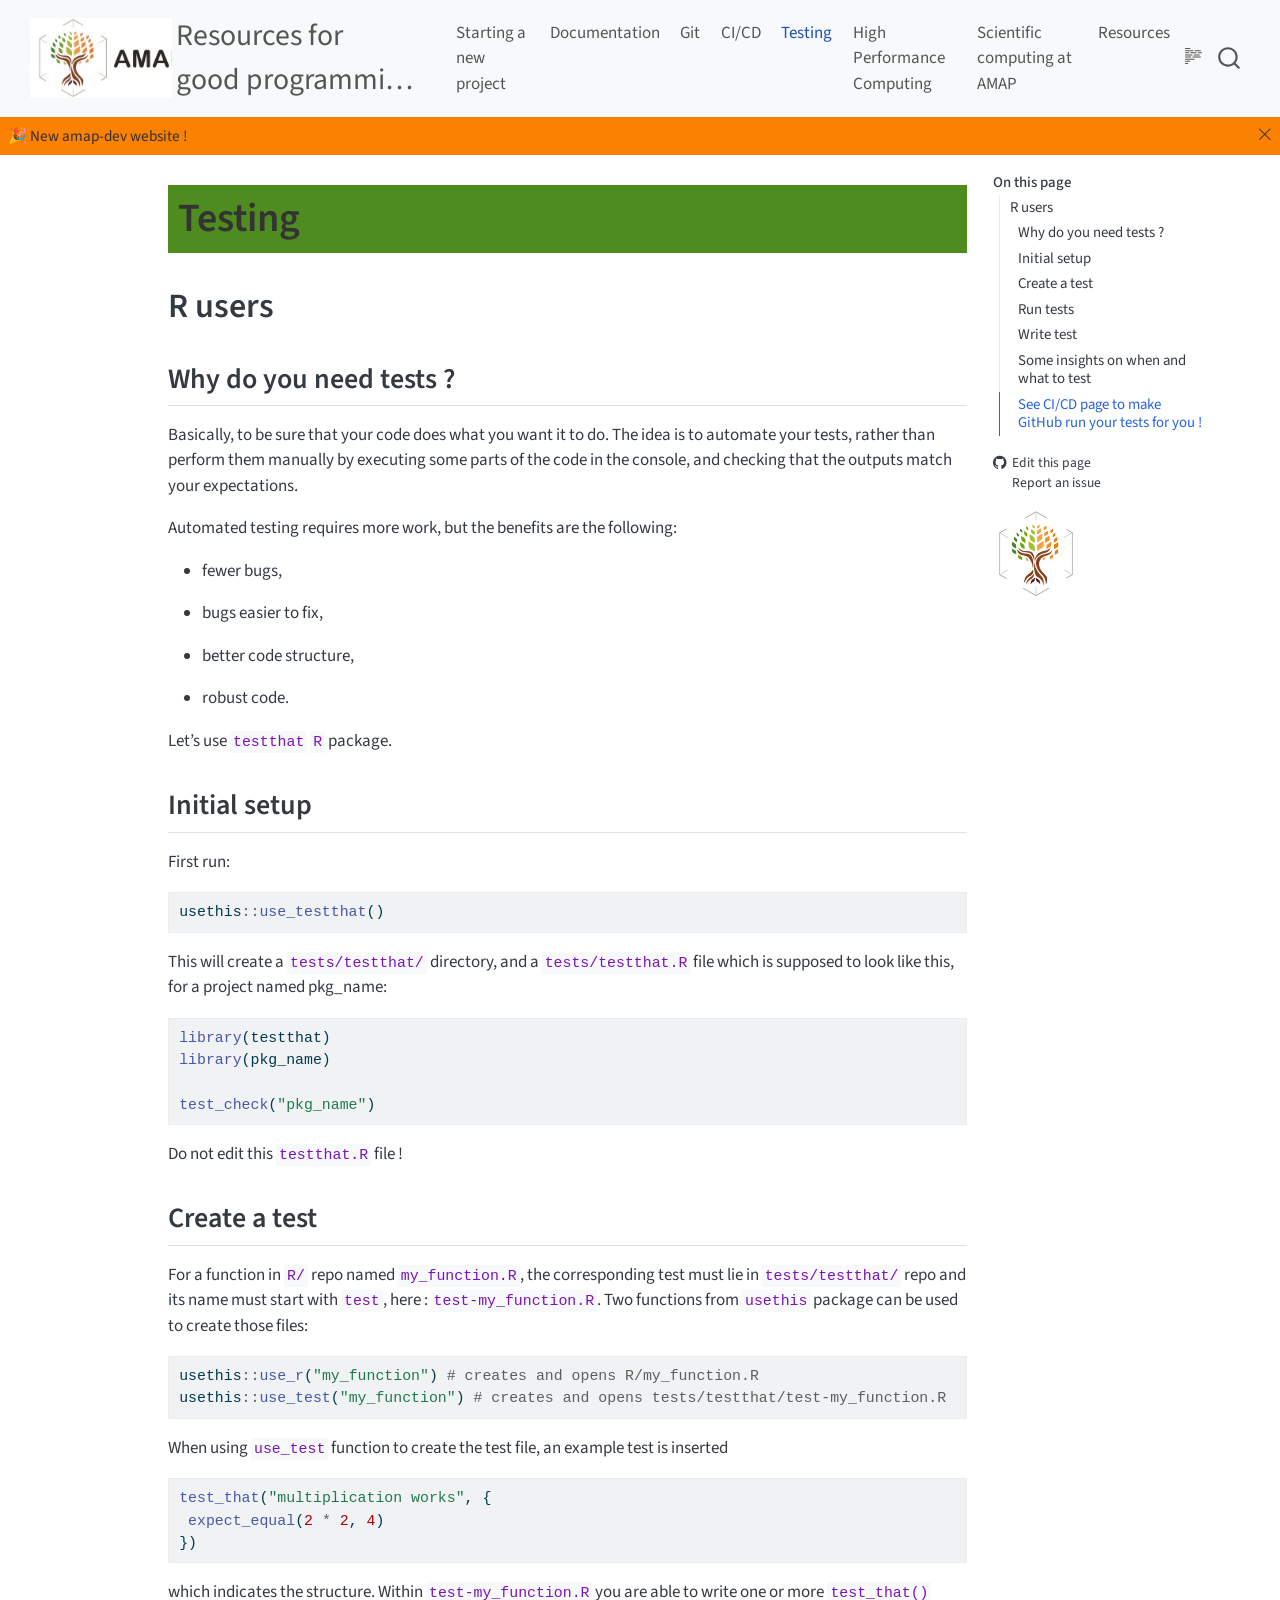
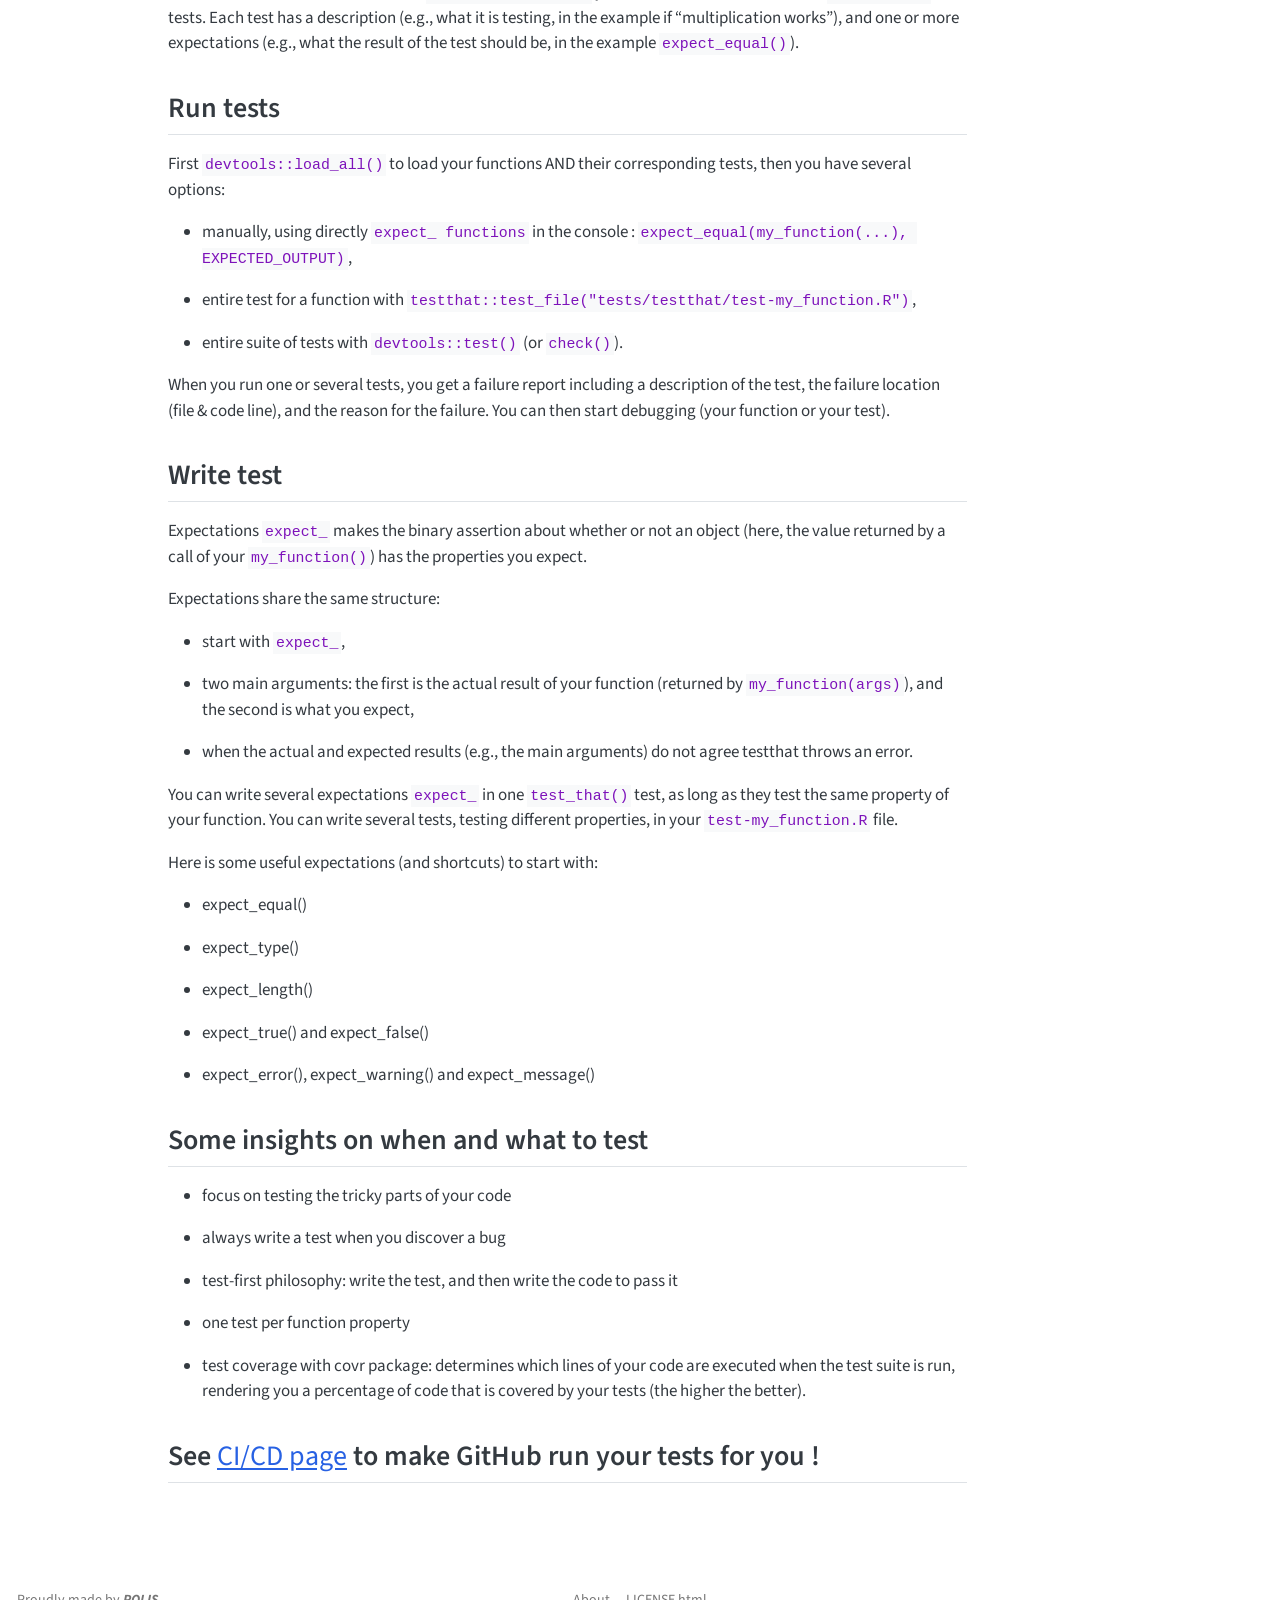
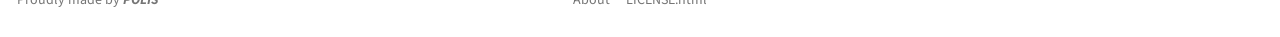
<file: src/testing.html>
<!DOCTYPE html>
<html xmlns="http://www.w3.org/1999/xhtml" lang="en" xml:lang="en"><head>

<meta charset="utf-8">
<meta name="generator" content="quarto-1.7.31">

<meta name="viewport" content="width=device-width, initial-scale=1.0, user-scalable=yes">


<title>Testing – Resources for \
good programming practices</title>
<style>
code{white-space: pre-wrap;}
span.smallcaps{font-variant: small-caps;}
div.columns{display: flex; gap: min(4vw, 1.5em);}
div.column{flex: auto; overflow-x: auto;}
div.hanging-indent{margin-left: 1.5em; text-indent: -1.5em;}
ul.task-list{list-style: none;}
ul.task-list li input[type="checkbox"] {
  width: 0.8em;
  margin: 0 0.8em 0.2em -1em; /* quarto-specific, see https://github.com/quarto-dev/quarto-cli/issues/4556 */ 
  vertical-align: middle;
}
/* CSS for syntax highlighting */
html { -webkit-text-size-adjust: 100%; }
pre > code.sourceCode { white-space: pre; position: relative; }
pre > code.sourceCode > span { display: inline-block; line-height: 1.25; }
pre > code.sourceCode > span:empty { height: 1.2em; }
.sourceCode { overflow: visible; }
code.sourceCode > span { color: inherit; text-decoration: inherit; }
div.sourceCode { margin: 1em 0; }
pre.sourceCode { margin: 0; }
@media screen {
div.sourceCode { overflow: auto; }
}
@media print {
pre > code.sourceCode { white-space: pre-wrap; }
pre > code.sourceCode > span { text-indent: -5em; padding-left: 5em; }
}
pre.numberSource code
  { counter-reset: source-line 0; }
pre.numberSource code > span
  { position: relative; left: -4em; counter-increment: source-line; }
pre.numberSource code > span > a:first-child::before
  { content: counter(source-line);
    position: relative; left: -1em; text-align: right; vertical-align: baseline;
    border: none; display: inline-block;
    -webkit-touch-callout: none; -webkit-user-select: none;
    -khtml-user-select: none; -moz-user-select: none;
    -ms-user-select: none; user-select: none;
    padding: 0 4px; width: 4em;
  }
pre.numberSource { margin-left: 3em;  padding-left: 4px; }
div.sourceCode
  {   }
@media screen {
pre > code.sourceCode > span > a:first-child::before { text-decoration: underline; }
}
</style>


<script src="../site_libs/quarto-nav/quarto-nav.js"></script>
<script src="../site_libs/quarto-nav/headroom.min.js"></script>
<script src="../site_libs/clipboard/clipboard.min.js"></script>
<script src="../site_libs/quarto-search/autocomplete.umd.js"></script>
<script src="../site_libs/quarto-search/fuse.min.js"></script>
<script src="../site_libs/quarto-search/quarto-search.js"></script>
<meta name="quarto:offset" content="../">
<link href="..//figures/logo_amap3.jpg" rel="icon" type="image/jpeg">
<script src="../site_libs/quarto-html/quarto.js" type="module"></script>
<script src="../site_libs/quarto-html/tabsets/tabsets.js" type="module"></script>
<script src="../site_libs/quarto-html/popper.min.js"></script>
<script src="../site_libs/quarto-html/tippy.umd.min.js"></script>
<script src="../site_libs/quarto-html/anchor.min.js"></script>
<link href="../site_libs/quarto-html/tippy.css" rel="stylesheet">
<link href="../site_libs/quarto-html/quarto-syntax-highlighting-e1a5c8363afafaef2c763b6775fbf3ca.css" rel="stylesheet" id="quarto-text-highlighting-styles">
<script src="../site_libs/bootstrap/bootstrap.min.js"></script>
<link href="../site_libs/bootstrap/bootstrap-icons.css" rel="stylesheet">
<link href="../site_libs/bootstrap/bootstrap-905433ffa22618bb005779f2b23c5ce0.min.css" rel="stylesheet" append-hash="true" id="quarto-bootstrap" data-mode="light">
<script id="quarto-search-options" type="application/json">{
  "location": "navbar",
  "copy-button": false,
  "collapse-after": 3,
  "panel-placement": "end",
  "type": "overlay",
  "limit": 50,
  "keyboard-shortcut": [
    "f",
    "/",
    "s"
  ],
  "language": {
    "search-no-results-text": "No results",
    "search-matching-documents-text": "matching documents",
    "search-copy-link-title": "Copy link to search",
    "search-hide-matches-text": "Hide additional matches",
    "search-more-match-text": "more match in this document",
    "search-more-matches-text": "more matches in this document",
    "search-clear-button-title": "Clear",
    "search-text-placeholder": "",
    "search-detached-cancel-button-title": "Cancel",
    "search-submit-button-title": "Submit",
    "search-label": "Search"
  }
}</script>


<link rel="stylesheet" href="../styles.css">
</head>

<body class="nav-fixed quarto-light">

<div id="quarto-search-results"></div>
  <header id="quarto-header" class="headroom fixed-top">
    <nav class="navbar navbar-expand-lg " data-bs-theme="dark">
      <div class="navbar-container container-fluid">
      <div class="navbar-brand-container mx-auto">
    <a href="../index.html" class="navbar-brand navbar-brand-logo">
    <img src="../figures/logo_amap1.jpg" alt="" class="navbar-logo">
    </a>
    <a class="navbar-brand" href="../index.html">
    <span class="navbar-title">Resources for<br>
good programming practices</span>
    </a>
  </div>
            <div id="quarto-search" class="" title="Search"></div>
          <button class="navbar-toggler" type="button" data-bs-toggle="collapse" data-bs-target="#navbarCollapse" aria-controls="navbarCollapse" role="menu" aria-expanded="false" aria-label="Toggle navigation" onclick="if (window.quartoToggleHeadroom) { window.quartoToggleHeadroom(); }">
  <span class="navbar-toggler-icon"></span>
</button>
          <div class="collapse navbar-collapse" id="navbarCollapse">
            <ul class="navbar-nav navbar-nav-scroll ms-auto">
  <li class="nav-item">
    <a class="nav-link" href="../src/starting_project.html"> 
<span class="menu-text">Starting a new project</span></a>
  </li>  
  <li class="nav-item">
    <a class="nav-link" href="../src/documentation.html"> 
<span class="menu-text">Documentation</span></a>
  </li>  
  <li class="nav-item">
    <a class="nav-link" href="../src/git.html"> 
<span class="menu-text">Git</span></a>
  </li>  
  <li class="nav-item">
    <a class="nav-link" href="../src/ci_cd.html"> 
<span class="menu-text">CI/CD</span></a>
  </li>  
  <li class="nav-item">
    <a class="nav-link active" href="../src/testing.html" aria-current="page"> 
<span class="menu-text">Testing</span></a>
  </li>  
  <li class="nav-item">
    <a class="nav-link" href="../src/hpc.html"> 
<span class="menu-text">High Performance Computing</span></a>
  </li>  
  <li class="nav-item">
    <a class="nav-link" href="../src/amap.html"> 
<span class="menu-text">Scientific computing at AMAP</span></a>
  </li>  
  <li class="nav-item">
    <a class="nav-link" href="../src/resources.html"> 
<span class="menu-text">Resources</span></a>
  </li>  
</ul>
          </div> <!-- /navcollapse -->
            <div class="quarto-navbar-tools">
  <a href="" class="quarto-reader-toggle quarto-navigation-tool px-1" onclick="window.quartoToggleReader(); return false;" title="Toggle reader mode">
  <div class="quarto-reader-toggle-btn">
  <i class="bi"></i>
  </div>
</a>
</div>
      </div> <!-- /container-fluid -->
    </nav>
  <div id="quarto-announcement" data-announcement-id="b002af54c7555f7f28fc4027c1add4d9" class="alert alert-primary hidden"><div class="quarto-announcement-content">
<p>🎉 New amap-dev website !</p>
</div><i class="bi bi-x-lg quarto-announcement-action"></i></div>
</header>
<!-- content -->
<div id="quarto-content" class="quarto-container page-columns page-rows-contents page-layout-article page-navbar">
<!-- sidebar -->
<!-- margin-sidebar -->
    <div id="quarto-margin-sidebar" class="sidebar margin-sidebar">
        <nav id="TOC" role="doc-toc" class="toc-active">
    <h2 id="toc-title">On this page</h2>
   
  <ul>
  <li><a href="#r-users" id="toc-r-users" class="nav-link active" data-scroll-target="#r-users">R users</a>
  <ul class="collapse">
  <li><a href="#why-do-you-need-tests" id="toc-why-do-you-need-tests" class="nav-link" data-scroll-target="#why-do-you-need-tests">Why do you need tests ?</a></li>
  <li><a href="#initial-setup" id="toc-initial-setup" class="nav-link" data-scroll-target="#initial-setup">Initial setup</a></li>
  <li><a href="#create-a-test" id="toc-create-a-test" class="nav-link" data-scroll-target="#create-a-test">Create a test</a></li>
  <li><a href="#run-tests" id="toc-run-tests" class="nav-link" data-scroll-target="#run-tests">Run tests</a></li>
  <li><a href="#write-test" id="toc-write-test" class="nav-link" data-scroll-target="#write-test">Write test</a></li>
  <li><a href="#some-insights-on-when-and-what-to-test" id="toc-some-insights-on-when-and-what-to-test" class="nav-link" data-scroll-target="#some-insights-on-when-and-what-to-test">Some insights on when and what to test</a></li>
  <li><a href="#see-cicd-page-to-make-github-run-your-tests-for-you" id="toc-see-cicd-page-to-make-github-run-your-tests-for-you" class="nav-link" data-scroll-target="#see-cicd-page-to-make-github-run-your-tests-for-you">See CI/CD page to make GitHub run your tests for you !</a></li>
  </ul></li>
  </ul>
<div class="toc-actions"><ul><li><a href="https://github.com/umr-amap/amap-dev-website/edit/main/src/testing.qmd" class="toc-action"><i class="bi bi-github"></i>Edit this page</a></li><li><a href="https://github.com/umr-amap/amap-dev-website/issues" class="toc-action"><i class="bi empty"></i>Report an issue</a></li></ul></div></nav>
    <div class="quarto-margin-footer"><div class="margin-footer-item">
<p><img src="../figures/logo_amap3.jpg" class="img-fluid" style="width:40.0%"></p>
</div></div></div>
<!-- main -->
<main class="content" id="quarto-document-content">

<header id="title-block-header" class="quarto-title-block default">
<div class="quarto-title">
<h1 class="title">Testing</h1>
</div>



<div class="quarto-title-meta">

    
  
    
  </div>
  


</header>


<section id="r-users" class="level1">
<h1>R users</h1>
<section id="why-do-you-need-tests" class="level2">
<h2 class="anchored" data-anchor-id="why-do-you-need-tests">Why do you need tests ?</h2>
<p>Basically, to be sure that your code does what you want it to do. The idea is to automate your tests, rather than perform them manually by executing some parts of the code in the console, and checking that the outputs match your expectations.</p>
<p>Automated testing requires more work, but the benefits are the following:</p>
<ul>
<li><p>fewer bugs,</p></li>
<li><p>bugs easier to fix,</p></li>
<li><p>better code structure,</p></li>
<li><p>robust code.</p></li>
</ul>
<p>Let’s use <code>testthat</code> <code>R</code> package.</p>
</section>
<section id="initial-setup" class="level2">
<h2 class="anchored" data-anchor-id="initial-setup">Initial setup</h2>
<p>First run:</p>
<div class="sourceCode" id="cb1"><pre class="sourceCode r code-with-copy"><code class="sourceCode r"><span id="cb1-1"><a href="#cb1-1" aria-hidden="true" tabindex="-1"></a>usethis<span class="sc">::</span><span class="fu">use_testthat</span>()</span></code><button title="Copy to Clipboard" class="code-copy-button"><i class="bi"></i></button></pre></div>
<p>This will create a <code>tests/testthat/</code> directory, and a <code>tests/testthat.R</code> file which is supposed to look like this, for a project named pkg_name:</p>
<div class="sourceCode" id="cb2"><pre class="sourceCode r code-with-copy"><code class="sourceCode r"><span id="cb2-1"><a href="#cb2-1" aria-hidden="true" tabindex="-1"></a><span class="fu">library</span>(testthat)</span>
<span id="cb2-2"><a href="#cb2-2" aria-hidden="true" tabindex="-1"></a><span class="fu">library</span>(pkg_name)</span>
<span id="cb2-3"><a href="#cb2-3" aria-hidden="true" tabindex="-1"></a></span>
<span id="cb2-4"><a href="#cb2-4" aria-hidden="true" tabindex="-1"></a><span class="fu">test_check</span>(<span class="st">"pkg_name"</span>)</span></code><button title="Copy to Clipboard" class="code-copy-button"><i class="bi"></i></button></pre></div>
<p>Do not edit this <code>testthat.R</code> file !</p>
</section>
<section id="create-a-test" class="level2">
<h2 class="anchored" data-anchor-id="create-a-test">Create a test</h2>
<p>For a function in <code>R/</code> repo named <code>my_function.R</code>, the corresponding test must lie in <code>tests/testthat/</code> repo and its name must start with <code>test</code>, here : <code>test-my_function.R</code>. Two functions from <code>usethis</code> package can be used to create those files:</p>
<div class="sourceCode" id="cb3"><pre class="sourceCode r code-with-copy"><code class="sourceCode r"><span id="cb3-1"><a href="#cb3-1" aria-hidden="true" tabindex="-1"></a>usethis<span class="sc">::</span><span class="fu">use_r</span>(<span class="st">"my_function"</span>) <span class="co"># creates and opens R/my_function.R</span></span>
<span id="cb3-2"><a href="#cb3-2" aria-hidden="true" tabindex="-1"></a>usethis<span class="sc">::</span><span class="fu">use_test</span>(<span class="st">"my_function"</span>) <span class="co"># creates and opens tests/testthat/test-my_function.R</span></span></code><button title="Copy to Clipboard" class="code-copy-button"><i class="bi"></i></button></pre></div>
<p>When using <code>use_test</code> function to create the test file, an example test is inserted</p>
<div class="sourceCode" id="cb4"><pre class="sourceCode r code-with-copy"><code class="sourceCode r"><span id="cb4-1"><a href="#cb4-1" aria-hidden="true" tabindex="-1"></a><span class="fu">test_that</span>(<span class="st">"multiplication works"</span>, {</span>
<span id="cb4-2"><a href="#cb4-2" aria-hidden="true" tabindex="-1"></a> <span class="fu">expect_equal</span>(<span class="dv">2</span> <span class="sc">*</span> <span class="dv">2</span>, <span class="dv">4</span>)</span>
<span id="cb4-3"><a href="#cb4-3" aria-hidden="true" tabindex="-1"></a>})</span></code><button title="Copy to Clipboard" class="code-copy-button"><i class="bi"></i></button></pre></div>
<p>which indicates the structure. Within <code>test-my_function.R</code> you are able to write one or more <code>test_that()</code> tests. Each test has a description (e.g., what it is testing, in the example if “multiplication works”), and one or more expectations (e.g., what the result of the test should be, in the example <code>expect_equal()</code>).</p>
</section>
<section id="run-tests" class="level2">
<h2 class="anchored" data-anchor-id="run-tests">Run tests</h2>
<p>First <code>devtools::load_all()</code> to load your functions AND their corresponding tests, then you have several options:</p>
<ul>
<li><p>manually, using directly <code>expect_ functions</code> in the console : <code>expect_equal(my_function(...), EXPECTED_OUTPUT)</code>,</p></li>
<li><p>entire test for a function with <code>testthat::test_file("tests/testthat/test-my_function.R")</code>,</p></li>
<li><p>entire suite of tests with <code>devtools::test()</code> (or <code>check()</code>).</p></li>
</ul>
<p>When you run one or several tests, you get a failure report including a description of the test, the failure location (file &amp; code line), and the reason for the failure. You can then start debugging (your function or your test).</p>
</section>
<section id="write-test" class="level2">
<h2 class="anchored" data-anchor-id="write-test">Write test</h2>
<p>Expectations <code>expect_</code> makes the binary assertion about whether or not an object (here, the value returned by a call of your <code>my_function()</code>) has the properties you expect.</p>
<p>Expectations share the same structure:</p>
<ul>
<li><p>start with <code>expect_</code>,</p></li>
<li><p>two main arguments: the first is the actual result of your function (returned by <code>my_function(args)</code>), and the second is what you expect,</p></li>
<li><p>when the actual and expected results (e.g., the main arguments) do not agree testthat throws an error.</p></li>
</ul>
<p>You can write several expectations <code>expect_</code> in one <code>test_that()</code> test, as long as they test the same property of your function. You can write several tests, testing different properties, in your <code>test-my_function.R</code> file.</p>
<p>Here is some useful expectations (and shortcuts) to start with:</p>
<ul>
<li><p>expect_equal()</p></li>
<li><p>expect_type()</p></li>
<li><p>expect_length()</p></li>
<li><p>expect_true() and expect_false()</p></li>
<li><p>expect_error(), expect_warning() and expect_message()</p></li>
</ul>
</section>
<section id="some-insights-on-when-and-what-to-test" class="level2">
<h2 class="anchored" data-anchor-id="some-insights-on-when-and-what-to-test">Some insights on when and what to test</h2>
<ul>
<li><p>focus on testing the tricky parts of your code</p></li>
<li><p>always write a test when you discover a bug</p></li>
<li><p>test-first philosophy: write the test, and then write the code to pass it</p></li>
<li><p>one test per function property</p></li>
<li><p>test coverage with covr package: determines which lines of your code are executed when the test suite is run, rendering you a percentage of code that is covered by your tests (the higher the better).</p></li>
</ul>
</section>
<section id="see-cicd-page-to-make-github-run-your-tests-for-you" class="level2">
<h2 class="anchored" data-anchor-id="see-cicd-page-to-make-github-run-your-tests-for-you">See <a href="../src/ci_cd.html">CI/CD page</a> to make GitHub run your tests for you !</h2>


</section>
</section>

<a onclick="window.scrollTo(0, 0); return false;" role="button" id="quarto-back-to-top"><i class="bi bi-arrow-up"></i> Back to top</a></main> <!-- /main -->
<script id="quarto-html-after-body" type="application/javascript">
  window.document.addEventListener("DOMContentLoaded", function (event) {
    const icon = "";
    const anchorJS = new window.AnchorJS();
    anchorJS.options = {
      placement: 'right',
      icon: icon
    };
    anchorJS.add('.anchored');
    const isCodeAnnotation = (el) => {
      for (const clz of el.classList) {
        if (clz.startsWith('code-annotation-')) {                     
          return true;
        }
      }
      return false;
    }
    const onCopySuccess = function(e) {
      // button target
      const button = e.trigger;
      // don't keep focus
      button.blur();
      // flash "checked"
      button.classList.add('code-copy-button-checked');
      var currentTitle = button.getAttribute("title");
      button.setAttribute("title", "Copied!");
      let tooltip;
      if (window.bootstrap) {
        button.setAttribute("data-bs-toggle", "tooltip");
        button.setAttribute("data-bs-placement", "left");
        button.setAttribute("data-bs-title", "Copied!");
        tooltip = new bootstrap.Tooltip(button, 
          { trigger: "manual", 
            customClass: "code-copy-button-tooltip",
            offset: [0, -8]});
        tooltip.show();    
      }
      setTimeout(function() {
        if (tooltip) {
          tooltip.hide();
          button.removeAttribute("data-bs-title");
          button.removeAttribute("data-bs-toggle");
          button.removeAttribute("data-bs-placement");
        }
        button.setAttribute("title", currentTitle);
        button.classList.remove('code-copy-button-checked');
      }, 1000);
      // clear code selection
      e.clearSelection();
    }
    const getTextToCopy = function(trigger) {
        const codeEl = trigger.previousElementSibling.cloneNode(true);
        for (const childEl of codeEl.children) {
          if (isCodeAnnotation(childEl)) {
            childEl.remove();
          }
        }
        return codeEl.innerText;
    }
    const clipboard = new window.ClipboardJS('.code-copy-button:not([data-in-quarto-modal])', {
      text: getTextToCopy
    });
    clipboard.on('success', onCopySuccess);
    if (window.document.getElementById('quarto-embedded-source-code-modal')) {
      const clipboardModal = new window.ClipboardJS('.code-copy-button[data-in-quarto-modal]', {
        text: getTextToCopy,
        container: window.document.getElementById('quarto-embedded-source-code-modal')
      });
      clipboardModal.on('success', onCopySuccess);
    }
      var localhostRegex = new RegExp(/^(?:http|https):\/\/localhost\:?[0-9]*\//);
      var mailtoRegex = new RegExp(/^mailto:/);
        var filterRegex = new RegExp("https:\/\/umr-amap\.github\.io\/amap-dev-website\/");
      var isInternal = (href) => {
          return filterRegex.test(href) || localhostRegex.test(href) || mailtoRegex.test(href);
      }
      // Inspect non-navigation links and adorn them if external
     var links = window.document.querySelectorAll('a[href]:not(.nav-link):not(.navbar-brand):not(.toc-action):not(.sidebar-link):not(.sidebar-item-toggle):not(.pagination-link):not(.no-external):not([aria-hidden]):not(.dropdown-item):not(.quarto-navigation-tool):not(.about-link)');
      for (var i=0; i<links.length; i++) {
        const link = links[i];
        if (!isInternal(link.href)) {
          // undo the damage that might have been done by quarto-nav.js in the case of
          // links that we want to consider external
          if (link.dataset.originalHref !== undefined) {
            link.href = link.dataset.originalHref;
          }
        }
      }
    function tippyHover(el, contentFn, onTriggerFn, onUntriggerFn) {
      const config = {
        allowHTML: true,
        maxWidth: 500,
        delay: 100,
        arrow: false,
        appendTo: function(el) {
            return el.parentElement;
        },
        interactive: true,
        interactiveBorder: 10,
        theme: 'quarto',
        placement: 'bottom-start',
      };
      if (contentFn) {
        config.content = contentFn;
      }
      if (onTriggerFn) {
        config.onTrigger = onTriggerFn;
      }
      if (onUntriggerFn) {
        config.onUntrigger = onUntriggerFn;
      }
      window.tippy(el, config); 
    }
    const noterefs = window.document.querySelectorAll('a[role="doc-noteref"]');
    for (var i=0; i<noterefs.length; i++) {
      const ref = noterefs[i];
      tippyHover(ref, function() {
        // use id or data attribute instead here
        let href = ref.getAttribute('data-footnote-href') || ref.getAttribute('href');
        try { href = new URL(href).hash; } catch {}
        const id = href.replace(/^#\/?/, "");
        const note = window.document.getElementById(id);
        if (note) {
          return note.innerHTML;
        } else {
          return "";
        }
      });
    }
    const xrefs = window.document.querySelectorAll('a.quarto-xref');
    const processXRef = (id, note) => {
      // Strip column container classes
      const stripColumnClz = (el) => {
        el.classList.remove("page-full", "page-columns");
        if (el.children) {
          for (const child of el.children) {
            stripColumnClz(child);
          }
        }
      }
      stripColumnClz(note)
      if (id === null || id.startsWith('sec-')) {
        // Special case sections, only their first couple elements
        const container = document.createElement("div");
        if (note.children && note.children.length > 2) {
          container.appendChild(note.children[0].cloneNode(true));
          for (let i = 1; i < note.children.length; i++) {
            const child = note.children[i];
            if (child.tagName === "P" && child.innerText === "") {
              continue;
            } else {
              container.appendChild(child.cloneNode(true));
              break;
            }
          }
          if (window.Quarto?.typesetMath) {
            window.Quarto.typesetMath(container);
          }
          return container.innerHTML
        } else {
          if (window.Quarto?.typesetMath) {
            window.Quarto.typesetMath(note);
          }
          return note.innerHTML;
        }
      } else {
        // Remove any anchor links if they are present
        const anchorLink = note.querySelector('a.anchorjs-link');
        if (anchorLink) {
          anchorLink.remove();
        }
        if (window.Quarto?.typesetMath) {
          window.Quarto.typesetMath(note);
        }
        if (note.classList.contains("callout")) {
          return note.outerHTML;
        } else {
          return note.innerHTML;
        }
      }
    }
    for (var i=0; i<xrefs.length; i++) {
      const xref = xrefs[i];
      tippyHover(xref, undefined, function(instance) {
        instance.disable();
        let url = xref.getAttribute('href');
        let hash = undefined; 
        if (url.startsWith('#')) {
          hash = url;
        } else {
          try { hash = new URL(url).hash; } catch {}
        }
        if (hash) {
          const id = hash.replace(/^#\/?/, "");
          const note = window.document.getElementById(id);
          if (note !== null) {
            try {
              const html = processXRef(id, note.cloneNode(true));
              instance.setContent(html);
            } finally {
              instance.enable();
              instance.show();
            }
          } else {
            // See if we can fetch this
            fetch(url.split('#')[0])
            .then(res => res.text())
            .then(html => {
              const parser = new DOMParser();
              const htmlDoc = parser.parseFromString(html, "text/html");
              const note = htmlDoc.getElementById(id);
              if (note !== null) {
                const html = processXRef(id, note);
                instance.setContent(html);
              } 
            }).finally(() => {
              instance.enable();
              instance.show();
            });
          }
        } else {
          // See if we can fetch a full url (with no hash to target)
          // This is a special case and we should probably do some content thinning / targeting
          fetch(url)
          .then(res => res.text())
          .then(html => {
            const parser = new DOMParser();
            const htmlDoc = parser.parseFromString(html, "text/html");
            const note = htmlDoc.querySelector('main.content');
            if (note !== null) {
              // This should only happen for chapter cross references
              // (since there is no id in the URL)
              // remove the first header
              if (note.children.length > 0 && note.children[0].tagName === "HEADER") {
                note.children[0].remove();
              }
              const html = processXRef(null, note);
              instance.setContent(html);
            } 
          }).finally(() => {
            instance.enable();
            instance.show();
          });
        }
      }, function(instance) {
      });
    }
        let selectedAnnoteEl;
        const selectorForAnnotation = ( cell, annotation) => {
          let cellAttr = 'data-code-cell="' + cell + '"';
          let lineAttr = 'data-code-annotation="' +  annotation + '"';
          const selector = 'span[' + cellAttr + '][' + lineAttr + ']';
          return selector;
        }
        const selectCodeLines = (annoteEl) => {
          const doc = window.document;
          const targetCell = annoteEl.getAttribute("data-target-cell");
          const targetAnnotation = annoteEl.getAttribute("data-target-annotation");
          const annoteSpan = window.document.querySelector(selectorForAnnotation(targetCell, targetAnnotation));
          const lines = annoteSpan.getAttribute("data-code-lines").split(",");
          const lineIds = lines.map((line) => {
            return targetCell + "-" + line;
          })
          let top = null;
          let height = null;
          let parent = null;
          if (lineIds.length > 0) {
              //compute the position of the single el (top and bottom and make a div)
              const el = window.document.getElementById(lineIds[0]);
              top = el.offsetTop;
              height = el.offsetHeight;
              parent = el.parentElement.parentElement;
            if (lineIds.length > 1) {
              const lastEl = window.document.getElementById(lineIds[lineIds.length - 1]);
              const bottom = lastEl.offsetTop + lastEl.offsetHeight;
              height = bottom - top;
            }
            if (top !== null && height !== null && parent !== null) {
              // cook up a div (if necessary) and position it 
              let div = window.document.getElementById("code-annotation-line-highlight");
              if (div === null) {
                div = window.document.createElement("div");
                div.setAttribute("id", "code-annotation-line-highlight");
                div.style.position = 'absolute';
                parent.appendChild(div);
              }
              div.style.top = top - 2 + "px";
              div.style.height = height + 4 + "px";
              div.style.left = 0;
              let gutterDiv = window.document.getElementById("code-annotation-line-highlight-gutter");
              if (gutterDiv === null) {
                gutterDiv = window.document.createElement("div");
                gutterDiv.setAttribute("id", "code-annotation-line-highlight-gutter");
                gutterDiv.style.position = 'absolute';
                const codeCell = window.document.getElementById(targetCell);
                const gutter = codeCell.querySelector('.code-annotation-gutter');
                gutter.appendChild(gutterDiv);
              }
              gutterDiv.style.top = top - 2 + "px";
              gutterDiv.style.height = height + 4 + "px";
            }
            selectedAnnoteEl = annoteEl;
          }
        };
        const unselectCodeLines = () => {
          const elementsIds = ["code-annotation-line-highlight", "code-annotation-line-highlight-gutter"];
          elementsIds.forEach((elId) => {
            const div = window.document.getElementById(elId);
            if (div) {
              div.remove();
            }
          });
          selectedAnnoteEl = undefined;
        };
          // Handle positioning of the toggle
      window.addEventListener(
        "resize",
        throttle(() => {
          elRect = undefined;
          if (selectedAnnoteEl) {
            selectCodeLines(selectedAnnoteEl);
          }
        }, 10)
      );
      function throttle(fn, ms) {
      let throttle = false;
      let timer;
        return (...args) => {
          if(!throttle) { // first call gets through
              fn.apply(this, args);
              throttle = true;
          } else { // all the others get throttled
              if(timer) clearTimeout(timer); // cancel #2
              timer = setTimeout(() => {
                fn.apply(this, args);
                timer = throttle = false;
              }, ms);
          }
        };
      }
        // Attach click handler to the DT
        const annoteDls = window.document.querySelectorAll('dt[data-target-cell]');
        for (const annoteDlNode of annoteDls) {
          annoteDlNode.addEventListener('click', (event) => {
            const clickedEl = event.target;
            if (clickedEl !== selectedAnnoteEl) {
              unselectCodeLines();
              const activeEl = window.document.querySelector('dt[data-target-cell].code-annotation-active');
              if (activeEl) {
                activeEl.classList.remove('code-annotation-active');
              }
              selectCodeLines(clickedEl);
              clickedEl.classList.add('code-annotation-active');
            } else {
              // Unselect the line
              unselectCodeLines();
              clickedEl.classList.remove('code-annotation-active');
            }
          });
        }
    const findCites = (el) => {
      const parentEl = el.parentElement;
      if (parentEl) {
        const cites = parentEl.dataset.cites;
        if (cites) {
          return {
            el,
            cites: cites.split(' ')
          };
        } else {
          return findCites(el.parentElement)
        }
      } else {
        return undefined;
      }
    };
    var bibliorefs = window.document.querySelectorAll('a[role="doc-biblioref"]');
    for (var i=0; i<bibliorefs.length; i++) {
      const ref = bibliorefs[i];
      const citeInfo = findCites(ref);
      if (citeInfo) {
        tippyHover(citeInfo.el, function() {
          var popup = window.document.createElement('div');
          citeInfo.cites.forEach(function(cite) {
            var citeDiv = window.document.createElement('div');
            citeDiv.classList.add('hanging-indent');
            citeDiv.classList.add('csl-entry');
            var biblioDiv = window.document.getElementById('ref-' + cite);
            if (biblioDiv) {
              citeDiv.innerHTML = biblioDiv.innerHTML;
            }
            popup.appendChild(citeDiv);
          });
          return popup.innerHTML;
        });
      }
    }
  });
  </script>
</div> <!-- /content -->
<footer class="footer">
  <div class="nav-footer">
    <div class="nav-footer-left">
<p>Proudly made by <strong><em>POLIS</em></strong></p>
</div>   
    <div class="nav-footer-center">
      <ul class="footer-items list-unstyled">
    <li class="nav-item">
    <a class="nav-link" href="../src/about.html">
<p>About</p>
</a>
  </li>  
    <li class="nav-item">
    <a class="nav-link" href="../LICENSE.html">
<p>LICENSE.html</p>
</a>
  </li>  
</ul>
    <div class="toc-actions d-sm-block d-md-none"><ul><li><a href="https://github.com/umr-amap/amap-dev-website/edit/main/src/testing.qmd" class="toc-action"><i class="bi bi-github"></i>Edit this page</a></li><li><a href="https://github.com/umr-amap/amap-dev-website/issues" class="toc-action"><i class="bi empty"></i>Report an issue</a></li></ul></div></div>
    <div class="nav-footer-right">
      &nbsp;
    </div>
  </div>
</footer>




</body></html>
</file>
<file: site_libs/quarto-html/tippy.css>
.tippy-box[data-animation=fade][data-state=hidden]{opacity:0}[data-tippy-root]{max-width:calc(100vw - 10px)}.tippy-box{position:relative;background-color:#333;color:#fff;border-radius:4px;font-size:14px;line-height:1.4;white-space:normal;outline:0;transition-property:transform,visibility,opacity}.tippy-box[data-placement^=top]>.tippy-arrow{bottom:0}.tippy-box[data-placement^=top]>.tippy-arrow:before{bottom:-7px;left:0;border-width:8px 8px 0;border-top-color:initial;transform-origin:center top}.tippy-box[data-placement^=bottom]>.tippy-arrow{top:0}.tippy-box[data-placement^=bottom]>.tippy-arrow:before{top:-7px;left:0;border-width:0 8px 8px;border-bottom-color:initial;transform-origin:center bottom}.tippy-box[data-placement^=left]>.tippy-arrow{right:0}.tippy-box[data-placement^=left]>.tippy-arrow:before{border-width:8px 0 8px 8px;border-left-color:initial;right:-7px;transform-origin:center left}.tippy-box[data-placement^=right]>.tippy-arrow{left:0}.tippy-box[data-placement^=right]>.tippy-arrow:before{left:-7px;border-width:8px 8px 8px 0;border-right-color:initial;transform-origin:center right}.tippy-box[data-inertia][data-state=visible]{transition-timing-function:cubic-bezier(.54,1.5,.38,1.11)}.tippy-arrow{width:16px;height:16px;color:#333}.tippy-arrow:before{content:"";position:absolute;border-color:transparent;border-style:solid}.tippy-content{position:relative;padding:5px 9px;z-index:1}
</file>
<file: site_libs/quarto-html/quarto-syntax-highlighting-e1a5c8363afafaef2c763b6775fbf3ca.css>
/* quarto syntax highlight colors */
:root {
  --quarto-hl-ot-color: #003B4F;
  --quarto-hl-at-color: #657422;
  --quarto-hl-ss-color: #20794D;
  --quarto-hl-an-color: #5E5E5E;
  --quarto-hl-fu-color: #4758AB;
  --quarto-hl-st-color: #20794D;
  --quarto-hl-cf-color: #003B4F;
  --quarto-hl-op-color: #5E5E5E;
  --quarto-hl-er-color: #AD0000;
  --quarto-hl-bn-color: #AD0000;
  --quarto-hl-al-color: #AD0000;
  --quarto-hl-va-color: #111111;
  --quarto-hl-bu-color: inherit;
  --quarto-hl-ex-color: inherit;
  --quarto-hl-pp-color: #AD0000;
  --quarto-hl-in-color: #5E5E5E;
  --quarto-hl-vs-color: #20794D;
  --quarto-hl-wa-color: #5E5E5E;
  --quarto-hl-do-color: #5E5E5E;
  --quarto-hl-im-color: #00769E;
  --quarto-hl-ch-color: #20794D;
  --quarto-hl-dt-color: #AD0000;
  --quarto-hl-fl-color: #AD0000;
  --quarto-hl-co-color: #5E5E5E;
  --quarto-hl-cv-color: #5E5E5E;
  --quarto-hl-cn-color: #8f5902;
  --quarto-hl-sc-color: #5E5E5E;
  --quarto-hl-dv-color: #AD0000;
  --quarto-hl-kw-color: #003B4F;
}

/* other quarto variables */
:root {
  --quarto-font-monospace: SFMono-Regular, Menlo, Monaco, Consolas, "Liberation Mono", "Courier New", monospace;
}

/* syntax highlight based on Pandoc's rules */
pre > code.sourceCode > span {
  color: #003B4F;
}

code.sourceCode > span {
  color: #003B4F;
}

div.sourceCode,
div.sourceCode pre.sourceCode {
  color: #003B4F;
}

/* Normal */
code span {
  color: #003B4F;
}

/* Alert */
code span.al {
  color: #AD0000;
  font-style: inherit;
}

/* Annotation */
code span.an {
  color: #5E5E5E;
  font-style: inherit;
}

/* Attribute */
code span.at {
  color: #657422;
  font-style: inherit;
}

/* BaseN */
code span.bn {
  color: #AD0000;
  font-style: inherit;
}

/* BuiltIn */
code span.bu {
  font-style: inherit;
}

/* ControlFlow */
code span.cf {
  color: #003B4F;
  font-weight: bold;
  font-style: inherit;
}

/* Char */
code span.ch {
  color: #20794D;
  font-style: inherit;
}

/* Constant */
code span.cn {
  color: #8f5902;
  font-style: inherit;
}

/* Comment */
code span.co {
  color: #5E5E5E;
  font-style: inherit;
}

/* CommentVar */
code span.cv {
  color: #5E5E5E;
  font-style: italic;
}

/* Documentation */
code span.do {
  color: #5E5E5E;
  font-style: italic;
}

/* DataType */
code span.dt {
  color: #AD0000;
  font-style: inherit;
}

/* DecVal */
code span.dv {
  color: #AD0000;
  font-style: inherit;
}

/* Error */
code span.er {
  color: #AD0000;
  font-style: inherit;
}

/* Extension */
code span.ex {
  font-style: inherit;
}

/* Float */
code span.fl {
  color: #AD0000;
  font-style: inherit;
}

/* Function */
code span.fu {
  color: #4758AB;
  font-style: inherit;
}

/* Import */
code span.im {
  color: #00769E;
  font-style: inherit;
}

/* Information */
code span.in {
  color: #5E5E5E;
  font-style: inherit;
}

/* Keyword */
code span.kw {
  color: #003B4F;
  font-weight: bold;
  font-style: inherit;
}

/* Operator */
code span.op {
  color: #5E5E5E;
  font-style: inherit;
}

/* Other */
code span.ot {
  color: #003B4F;
  font-style: inherit;
}

/* Preprocessor */
code span.pp {
  color: #AD0000;
  font-style: inherit;
}

/* SpecialChar */
code span.sc {
  color: #5E5E5E;
  font-style: inherit;
}

/* SpecialString */
code span.ss {
  color: #20794D;
  font-style: inherit;
}

/* String */
code span.st {
  color: #20794D;
  font-style: inherit;
}

/* Variable */
code span.va {
  color: #111111;
  font-style: inherit;
}

/* VerbatimString */
code span.vs {
  color: #20794D;
  font-style: inherit;
}

/* Warning */
code span.wa {
  color: #5E5E5E;
  font-style: italic;
}

.prevent-inlining {
  content: "</";
}

/*# sourceMappingURL=c735b2cac6c846c1abc72f5ce1520814.css.map */
</file>
<file: styles.css>
/* css styles */
.navbar-logo {
    max-height: 80px;
}
.title {
    background-color: #4e8c1f;
    color: #333;
    padding: 10px;
    margin-bottom: 20px;
    font-size: 40px;
}
.navbar {
    --bs-navbar-brand-font-size: 1.75rem;
}
.alert-primary {
    background-color: #fb8102;
    color: #333;
}
</file>
